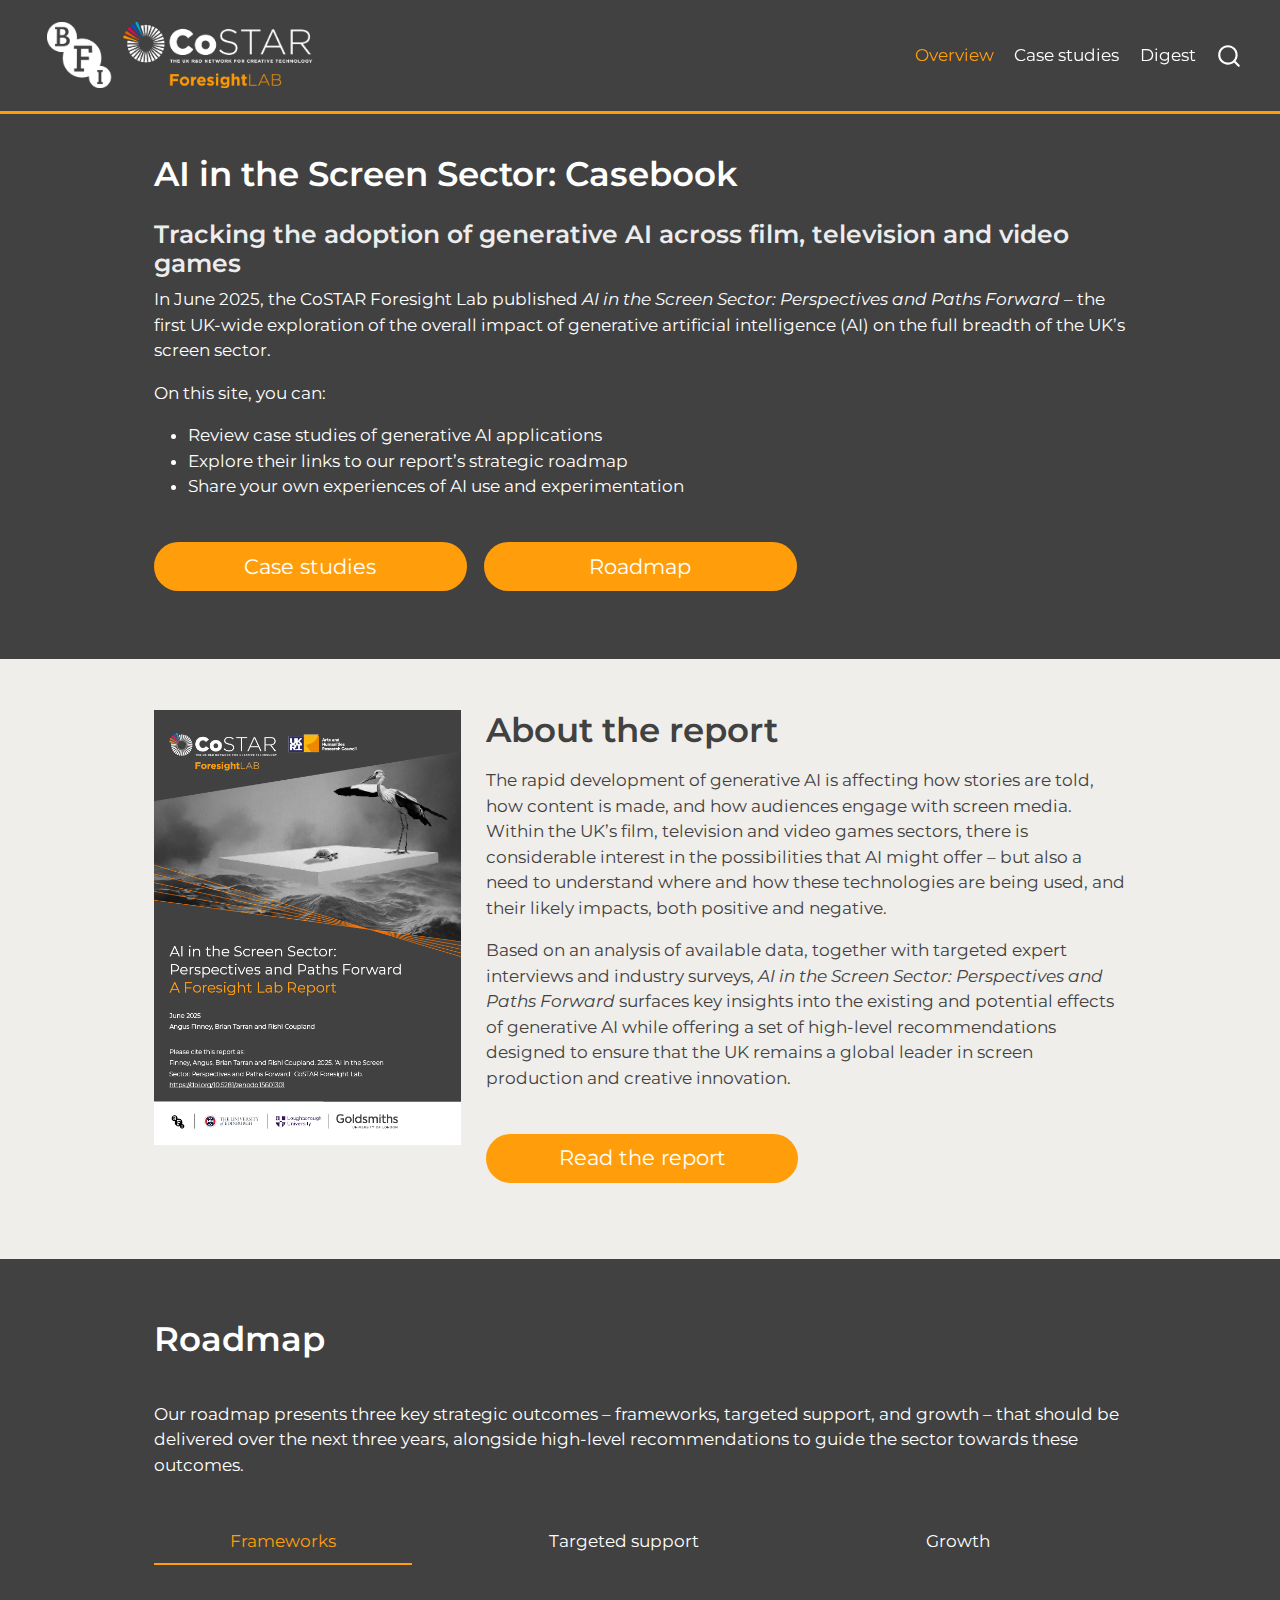
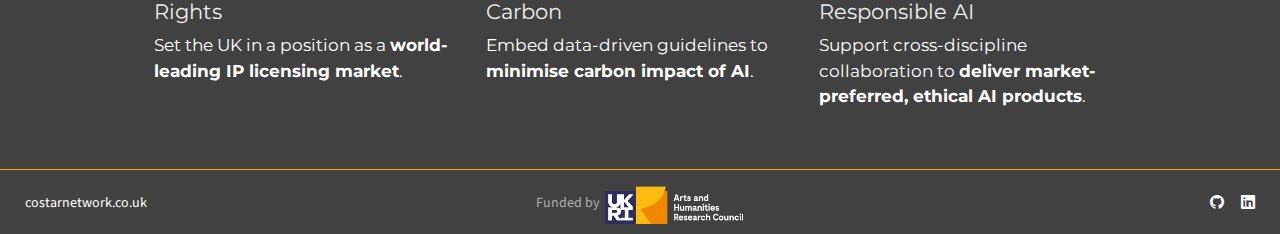
<file: index.html>
<!DOCTYPE html>
<html xmlns="http://www.w3.org/1999/xhtml" lang="en" xml:lang="en"><head>

<meta charset="utf-8">
<meta name="generator" content="quarto-1.9.36">

<meta name="viewport" content="width=device-width, initial-scale=1.0, user-scalable=yes">


<title>AI in the Screen Sector: Casebook</title>
<style>
/* Default styles provided by pandoc.
** See https://pandoc.org/MANUAL.html#variables-for-html for config info.
*/
code{white-space: pre-wrap;}
span.smallcaps{font-variant: small-caps;}
div.columns{display: flex; gap: min(4vw, 1.5em);}
div.column{flex: auto; overflow-x: auto;}
div.hanging-indent{margin-left: 1.5em; text-indent: -1.5em;}
ul.task-list{list-style: none;}
ul.task-list li input[type="checkbox"] {
  width: 0.8em;
  margin: 0 0.8em 0.2em -1em; /* quarto-specific, see https://github.com/quarto-dev/quarto-cli/issues/4556 */ 
  vertical-align: middle;
}
</style>


<script src="site_libs/quarto-nav/quarto-nav.js"></script>
<script src="site_libs/quarto-nav/headroom.min.js"></script>
<script src="site_libs/clipboard/clipboard.min.js"></script>
<script src="site_libs/quarto-search/autocomplete.umd.js"></script>
<script src="site_libs/quarto-search/fuse.min.js"></script>
<script src="site_libs/quarto-search/quarto-search.js"></script>
<meta name="quarto:offset" content="./">
<script src="site_libs/quarto-html/quarto.js" type="module"></script>
<script src="site_libs/quarto-html/tabsets/tabsets.js" type="module"></script>
<script src="site_libs/quarto-html/popper.min.js"></script>
<script src="site_libs/quarto-html/tippy.umd.min.js"></script>
<script src="site_libs/quarto-html/anchor.min.js"></script>
<link href="site_libs/quarto-html/tippy.css" rel="stylesheet">
<link href="site_libs/quarto-html/quarto-syntax-highlighting-845c23b38eaddc0f92fda52bfe77a8c8.css" rel="stylesheet" id="quarto-text-highlighting-styles">
<script src="site_libs/bootstrap/bootstrap.min.js"></script>
<link href="site_libs/bootstrap/bootstrap-icons.css" rel="stylesheet">
<link href="site_libs/bootstrap/bootstrap-a7a144fff41d8dd5fd94b558b96102a7.min.css" rel="stylesheet" append-hash="true" id="quarto-bootstrap" data-mode="light">
<script id="quarto-search-options" type="application/json">{
  "location": "navbar",
  "copy-button": false,
  "collapse-after": 3,
  "panel-placement": "end",
  "type": "overlay",
  "limit": 50,
  "keyboard-shortcut": [
    "f",
    "/",
    "s"
  ],
  "show-item-context": false,
  "language": {
    "search-no-results-text": "No results",
    "search-matching-documents-text": "matching documents",
    "search-copy-link-title": "Copy link to search",
    "search-hide-matches-text": "Hide additional matches",
    "search-more-match-text": "more match in this document",
    "search-more-matches-text": "more matches in this document",
    "search-clear-button-title": "Clear",
    "search-text-placeholder": "",
    "search-detached-cancel-button-title": "Cancel",
    "search-submit-button-title": "Submit",
    "search-label": "Search"
  }
}</script>


<link rel="stylesheet" href="styles.css">
</head>

<body class="nav-fixed fullcontent quarto-light">

<div id="quarto-search-results"></div>
  <header id="quarto-header" class="headroom fixed-top">
    <nav class="navbar navbar-expand-lg " data-bs-theme="dark">
      <div class="navbar-container container-fluid">
      <div class="navbar-brand-container mx-auto">
    <a href="./index.html" class="navbar-brand navbar-brand-logo">
    <img src="./images/header-logos.png" alt="" class="navbar-logo light-content">
    <img src="./images/header-logos.png" alt="" class="navbar-logo dark-content">
    </a>
  </div>
            <div id="quarto-search" class="" title="Search"></div>
          <button class="navbar-toggler" type="button" data-bs-toggle="collapse" data-bs-target="#navbarCollapse" aria-controls="navbarCollapse" role="menu" aria-expanded="false" aria-label="Toggle navigation" onclick="if (window.quartoToggleHeadroom) { window.quartoToggleHeadroom(); }">
  <span class="navbar-toggler-icon"></span>
</button>
          <div class="collapse navbar-collapse" id="navbarCollapse">
            <ul class="navbar-nav navbar-nav-scroll ms-auto">
  <li class="nav-item">
    <a class="nav-link active" href="./index.html" aria-current="page"> 
<span class="menu-text">Overview</span></a>
  </li>  
  <li class="nav-item">
    <a class="nav-link" href="./case-studies/index.html"> 
<span class="menu-text">Case studies</span></a>
  </li>  
  <li class="nav-item">
    <a class="nav-link" href="https://www.costarnetwork.co.uk/resources/ai-in-the-screen-sector-quarterly-digest-october-to-december-2025"> 
<span class="menu-text">Digest</span></a>
  </li>  
</ul>
          </div> <!-- /navcollapse -->
            <div class="quarto-navbar-tools">
</div>
      </div> <!-- /container-fluid -->
    </nav>
</header>
<!-- content -->
<div id="quarto-content" class="quarto-container page-layout-custom page-navbar">
<!-- sidebar -->
<!-- margin-sidebar -->
<!-- main -->




<div class="banner dark-background">
<div class="content-block py-4 px-4">
<section id="ai-in-the-screen-sector-casebook" class="intro-text">
<h1>AI in the Screen Sector: Casebook</h1>
<h3 id="tracking-the-adoption-of-generative-ai-across-film-television-and-video-games">Tracking the adoption of generative AI across film, television and video games</h3>
<p>In June 2025, the CoSTAR Foresight Lab published <em>AI in the Screen Sector: Perspectives and Paths Forward</em> – the first UK-wide exploration of the overall impact of generative artificial intelligence (AI) on the full breadth of the UK’s screen sector.</p>
<p>On this site, you can:</p>
<ul>
<li>Review case studies of generative AI applications</li>
<li>Explore their links to our report’s strategic roadmap</li>
<li>Share your own experiences of AI use and experimentation</li>
</ul>
<div class="grid gap-3 pb-3 pt-4">
<div class="g-col-12 g-col-sm-4">
<p><a href="./case-studies/index.html" class="btn-action btn btn-lg w-100" role="button">Case studies</a></p>
</div>
<div class="g-col-12 g-col-sm-4 mb-2">
<p><a href="#roadmap" class="btn-action btn btn-lg w-100" role="button">Roadmap</a></p>
</div>
</div>
</section>
</div>
</div>
<div class="banner light-background">
<div class="content-block py-4 px-4">
<div class="grid gap-6 pb-3 pt-4">
<div class="g-col-12 g-col-md-4">
<p><a href="https://a.storyblok.com/f/313404/x/ac4c0235f7/ai-in-the-screen-sector.pdf" data-fig-alt="Cover image of the CoSTAR Foresight Lab report, AI in the Screen Sector: Perspectives and Paths Forward"><img src="images/cover.png" class="img-fluid"></a></p>
</div>
<div class="g-col-12 g-col-md-8">
<section id="about-the-report" class="report-text">
<h1>About the report</h1>
<p>The rapid development of generative AI is affecting how stories are told, how content is made, and how audiences engage with screen media. Within the UK’s film, television and video games sectors, there is considerable interest in the possibilities that AI might offer – but also a need to understand where and how these technologies are being used, and their likely impacts, both positive and negative.</p>
<p>Based on an analysis of available data, together with targeted expert interviews and industry surveys, <em>AI in the Screen Sector: Perspectives and Paths Forward</em> surfaces key insights into the existing and potential effects of generative AI while offering a set of high-level recommendations designed to ensure that the UK remains a global leader in screen production and creative innovation.</p>
<div class="grid gap-3 pb-3 pt-4">
<div class="g-col-12 g-col-sm-6">
<p><a href="https://a.storyblok.com/f/313404/x/ac4c0235f7/ai-in-the-screen-sector.pdf" class="btn-action btn btn-lg w-100" role="button">Read the report</a></p>
</div>
</div>
</section>
</div>
</div>
</div>
</div>
<div class="tab-banner dark-background">
<div class="content-block py-4 px-4">
<div class="intro-text">
<div class="grid gap-6">
<section id="roadmap" class="g-col-12">
<h1>Roadmap</h1>
</section>
<div class="g-col-12">
<p>Our roadmap presents three key strategic outcomes – frameworks, targeted support, and growth – that should be delivered over the next three years, alongside high-level recommendations to guide the sector towards these outcomes.</p>
</div>
<div class="g-col-12">
<ul class="nav nav-pills d-flex flex-row w-100 stack-xs" id="roadmap-tab" role="tablist">
<li class="nav-item flex-fill text-center" role="presentation">
<button class="nav-link active" id="frameworks-tab" data-bs-toggle="tab" data-bs-target="#frameworks" type="button" role="tab" aria-controls="frameworks" aria-selected="true">
Frameworks
</button>
</li>
<li class="nav-item flex-fill text-center" role="presentation">
<button class="nav-link" id="support-tab" data-bs-toggle="tab" data-bs-target="#support" type="button" role="tab" aria-controls="support" aria-selected="false">
Targeted support
</button>
</li>
<li class="nav-item flex-fill text-center" role="presentation">
<button class="nav-link" id="growth-tab" data-bs-toggle="tab" data-bs-target="#growth" type="button" role="tab" aria-controls="growth" aria-selected="false">
Growth
</button>
</li>
</ul>
</div>
</div>
<div id="roadmap-tabcontent" class="tab-content mt-2">
<div id="frameworks" class="tab-pane fade show active" role="tabpanel" aria-labelledby="frameworks-tab">
<div class="grid gap-6">
<section id="rights" class="g-col-12 g-col-lg-4">
<h4>Rights</h4>
<p>Set the UK in a position as a <strong>world-leading IP licensing market</strong>.</p>
</section>
<section id="carbon" class="g-col-12 g-col-lg-4">
<h4>Carbon</h4>
<p>Embed data-driven guidelines to <strong>minimise carbon impact of AI</strong>.</p>
</section>
<section id="responsible-ai" class="g-col-12 g-col-lg-4">
<h4>Responsible AI</h4>
<p>Support cross-discipline collaboration to <strong>deliver market-preferred, ethical AI products</strong>.</p>
</section>
</div>
</div>
<div id="support" class="tab-pane fade" role="tabpanel" aria-labelledby="support-tab">
<div class="grid gap-6">
<section id="insight" class="g-col-12 g-col-lg-4">
<h4>Insight</h4>
<p>Enable UK Creative Industries strategies through <strong>world-class intelligence</strong>.</p>
</section>
<section id="skills" class="g-col-12 g-col-lg-4">
<h4>Skills</h4>
<p>Develop the sector to <strong>build skills complementary to AI</strong>.</p>
</section>
<section id="public-transparency" class="g-col-12 g-col-lg-4">
<h4>Public transparency</h4>
<p>Drive increased <strong>public understanding of AI use in screen content</strong>.</p>
</section>
</div>
</div>
<div id="growth" class="tab-pane fade" role="tabpanel" aria-labelledby="growth-tab">
<div class="grid gap-6">
<section id="sector-adaptation" class="g-col-12 g-col-lg-4">
<h4>Sector adaptation</h4>
<p>Boost the UK’s strong digital content production sector to <strong>adapt and grow</strong>.</p>
</section>
<section id="investment" class="g-col-12 g-col-lg-4">
<h4>Investment</h4>
<p>Unlock investment to <strong>propel the UK’s high-potential creative technology sector</strong>.</p>
</section>
<section id="independent-creation" class="g-col-12 g-col-lg-4">
<h4>Independent creation</h4>
<p>Empower UK creatives to <strong>develop AI-supported independent creativity</strong>.</p>
</section>
</div>
</div>
</div>
</div>
</div>
</div>




<script id="quarto-html-after-body" type="application/javascript">
  window.document.addEventListener("DOMContentLoaded", function (event) {
    const icon = "";
    const anchorJS = new window.AnchorJS();
    anchorJS.options = {
      placement: 'right',
      icon: icon
    };
    anchorJS.add('.anchored');
    const isCodeAnnotation = (el) => {
      for (const clz of el.classList) {
        if (clz.startsWith('code-annotation-')) {                     
          return true;
        }
      }
      return false;
    }
    const onCopySuccess = function(e) {
      // button target
      const button = e.trigger;
      // don't keep focus
      button.blur();
      // flash "checked"
      button.classList.add('code-copy-button-checked');
      var currentTitle = button.getAttribute("title");
      button.setAttribute("title", "Copied!");
      let tooltip;
      if (window.bootstrap) {
        button.setAttribute("data-bs-toggle", "tooltip");
        button.setAttribute("data-bs-placement", "left");
        button.setAttribute("data-bs-title", "Copied!");
        tooltip = new bootstrap.Tooltip(button, 
          { trigger: "manual", 
            customClass: "code-copy-button-tooltip",
            offset: [0, -8]});
        tooltip.show();    
      }
      setTimeout(function() {
        if (tooltip) {
          tooltip.hide();
          button.removeAttribute("data-bs-title");
          button.removeAttribute("data-bs-toggle");
          button.removeAttribute("data-bs-placement");
        }
        button.setAttribute("title", currentTitle);
        button.classList.remove('code-copy-button-checked');
      }, 1000);
      // clear code selection
      e.clearSelection();
    }
    const getTextToCopy = function(trigger) {
      const outerScaffold = trigger.parentElement.cloneNode(true);
      const codeEl = outerScaffold.querySelector('code');
      for (const childEl of codeEl.children) {
        if (isCodeAnnotation(childEl)) {
          childEl.remove();
        }
      }
      return codeEl.innerText;
    }
    const clipboard = new window.ClipboardJS('.code-copy-button:not([data-in-quarto-modal])', {
      text: getTextToCopy
    });
    clipboard.on('success', onCopySuccess);
    if (window.document.getElementById('quarto-embedded-source-code-modal')) {
      const clipboardModal = new window.ClipboardJS('.code-copy-button[data-in-quarto-modal]', {
        text: getTextToCopy,
        container: window.document.getElementById('quarto-embedded-source-code-modal')
      });
      clipboardModal.on('success', onCopySuccess);
    }
      var localhostRegex = new RegExp(/^(?:http|https):\/\/localhost\:?[0-9]*\//);
      var mailtoRegex = new RegExp(/^mailto:/);
        var filterRegex = new RegExp('/' + window.location.host + '/');
      var isInternal = (href) => {
          return filterRegex.test(href) || localhostRegex.test(href) || mailtoRegex.test(href);
      }
      // Inspect non-navigation links and adorn them if external
     var links = window.document.querySelectorAll('a[href]:not(.nav-link):not(.navbar-brand):not(.toc-action):not(.sidebar-link):not(.sidebar-item-toggle):not(.pagination-link):not(.no-external):not([aria-hidden]):not(.dropdown-item):not(.quarto-navigation-tool):not(.about-link)');
      for (var i=0; i<links.length; i++) {
        const link = links[i];
        if (!isInternal(link.href)) {
          // undo the damage that might have been done by quarto-nav.js in the case of
          // links that we want to consider external
          if (link.dataset.originalHref !== undefined) {
            link.href = link.dataset.originalHref;
          }
        }
      }
    function tippyHover(el, contentFn, onTriggerFn, onUntriggerFn) {
      const config = {
        allowHTML: true,
        maxWidth: 500,
        delay: 100,
        arrow: false,
        appendTo: function(el) {
            return el.parentElement;
        },
        interactive: true,
        interactiveBorder: 10,
        theme: 'quarto',
        placement: 'bottom-start',
      };
      if (contentFn) {
        config.content = contentFn;
      }
      if (onTriggerFn) {
        config.onTrigger = onTriggerFn;
      }
      if (onUntriggerFn) {
        config.onUntrigger = onUntriggerFn;
      }
      window.tippy(el, config); 
    }
    const noterefs = window.document.querySelectorAll('a[role="doc-noteref"]');
    for (var i=0; i<noterefs.length; i++) {
      const ref = noterefs[i];
      tippyHover(ref, function() {
        // use id or data attribute instead here
        let href = ref.getAttribute('data-footnote-href') || ref.getAttribute('href');
        try { href = new URL(href).hash; } catch {}
        const id = href.replace(/^#\/?/, "");
        const note = window.document.getElementById(id);
        if (note) {
          return note.innerHTML;
        } else {
          return "";
        }
      });
    }
    const xrefs = window.document.querySelectorAll('a.quarto-xref');
    const processXRef = (id, note) => {
      // Strip column container classes
      const stripColumnClz = (el) => {
        el.classList.remove("page-full", "page-columns");
        if (el.children) {
          for (const child of el.children) {
            stripColumnClz(child);
          }
        }
      }
      stripColumnClz(note)
      if (id === null || id.startsWith('sec-')) {
        // Special case sections, only their first couple elements
        const container = document.createElement("div");
        if (note.children && note.children.length > 2) {
          container.appendChild(note.children[0].cloneNode(true));
          for (let i = 1; i < note.children.length; i++) {
            const child = note.children[i];
            if (child.tagName === "P" && child.innerText === "") {
              continue;
            } else {
              container.appendChild(child.cloneNode(true));
              break;
            }
          }
          if (window.Quarto?.typesetMath) {
            window.Quarto.typesetMath(container);
          }
          return container.innerHTML
        } else {
          if (window.Quarto?.typesetMath) {
            window.Quarto.typesetMath(note);
          }
          return note.innerHTML;
        }
      } else {
        // Remove any anchor links if they are present
        const anchorLink = note.querySelector('a.anchorjs-link');
        if (anchorLink) {
          anchorLink.remove();
        }
        if (window.Quarto?.typesetMath) {
          window.Quarto.typesetMath(note);
        }
        if (note.classList.contains("callout")) {
          return note.outerHTML;
        } else {
          return note.innerHTML;
        }
      }
    }
    for (var i=0; i<xrefs.length; i++) {
      const xref = xrefs[i];
      tippyHover(xref, undefined, function(instance) {
        instance.disable();
        let url = xref.getAttribute('href');
        let hash = undefined; 
        if (url.startsWith('#')) {
          hash = url;
        } else {
          try { hash = new URL(url).hash; } catch {}
        }
        if (hash) {
          const id = hash.replace(/^#\/?/, "");
          const note = window.document.getElementById(id);
          if (note !== null) {
            try {
              const html = processXRef(id, note.cloneNode(true));
              instance.setContent(html);
            } finally {
              instance.enable();
              instance.show();
            }
          } else {
            // See if we can fetch this
            fetch(url.split('#')[0])
            .then(res => res.text())
            .then(html => {
              const parser = new DOMParser();
              const htmlDoc = parser.parseFromString(html, "text/html");
              const note = htmlDoc.getElementById(id);
              if (note !== null) {
                const html = processXRef(id, note);
                instance.setContent(html);
              } 
            }).finally(() => {
              instance.enable();
              instance.show();
            });
          }
        } else {
          // See if we can fetch a full url (with no hash to target)
          // This is a special case and we should probably do some content thinning / targeting
          fetch(url)
          .then(res => res.text())
          .then(html => {
            const parser = new DOMParser();
            const htmlDoc = parser.parseFromString(html, "text/html");
            const note = htmlDoc.querySelector('main.content');
            if (note !== null) {
              // This should only happen for chapter cross references
              // (since there is no id in the URL)
              // remove the first header
              if (note.children.length > 0 && note.children[0].tagName === "HEADER") {
                note.children[0].remove();
              }
              const html = processXRef(null, note);
              instance.setContent(html);
            } 
          }).finally(() => {
            instance.enable();
            instance.show();
          });
        }
      }, function(instance) {
      });
    }
        let selectedAnnoteEl;
        const selectorForAnnotation = ( cell, annotation) => {
          let cellAttr = 'data-code-cell="' + cell + '"';
          let lineAttr = 'data-code-annotation="' +  annotation + '"';
          const selector = 'span[' + cellAttr + '][' + lineAttr + ']';
          return selector;
        }
        const selectCodeLines = (annoteEl) => {
          const doc = window.document;
          const targetCell = annoteEl.getAttribute("data-target-cell");
          const targetAnnotation = annoteEl.getAttribute("data-target-annotation");
          const annoteSpan = window.document.querySelector(selectorForAnnotation(targetCell, targetAnnotation));
          const lines = annoteSpan.getAttribute("data-code-lines").split(",");
          const lineIds = lines.map((line) => {
            return targetCell + "-" + line;
          })
          let top = null;
          let height = null;
          let parent = null;
          if (lineIds.length > 0) {
              //compute the position of the single el (top and bottom and make a div)
              const el = window.document.getElementById(lineIds[0]);
              top = el.offsetTop;
              height = el.offsetHeight;
              parent = el.parentElement.parentElement;
            if (lineIds.length > 1) {
              const lastEl = window.document.getElementById(lineIds[lineIds.length - 1]);
              const bottom = lastEl.offsetTop + lastEl.offsetHeight;
              height = bottom - top;
            }
            if (top !== null && height !== null && parent !== null) {
              // cook up a div (if necessary) and position it 
              let div = window.document.getElementById("code-annotation-line-highlight");
              if (div === null) {
                div = window.document.createElement("div");
                div.setAttribute("id", "code-annotation-line-highlight");
                div.style.position = 'absolute';
                parent.appendChild(div);
              }
              div.style.top = top - 2 + "px";
              div.style.height = height + 4 + "px";
              div.style.left = 0;
              let gutterDiv = window.document.getElementById("code-annotation-line-highlight-gutter");
              if (gutterDiv === null) {
                gutterDiv = window.document.createElement("div");
                gutterDiv.setAttribute("id", "code-annotation-line-highlight-gutter");
                gutterDiv.style.position = 'absolute';
                const codeCell = window.document.getElementById(targetCell);
                const gutter = codeCell.querySelector('.code-annotation-gutter');
                gutter.appendChild(gutterDiv);
              }
              gutterDiv.style.top = top - 2 + "px";
              gutterDiv.style.height = height + 4 + "px";
            }
            selectedAnnoteEl = annoteEl;
          }
        };
        const unselectCodeLines = () => {
          const elementsIds = ["code-annotation-line-highlight", "code-annotation-line-highlight-gutter"];
          elementsIds.forEach((elId) => {
            const div = window.document.getElementById(elId);
            if (div) {
              div.remove();
            }
          });
          selectedAnnoteEl = undefined;
        };
          // Handle positioning of the toggle
      window.addEventListener(
        "resize",
        throttle(() => {
          elRect = undefined;
          if (selectedAnnoteEl) {
            selectCodeLines(selectedAnnoteEl);
          }
        }, 10)
      );
      function throttle(fn, ms) {
      let throttle = false;
      let timer;
        return (...args) => {
          if(!throttle) { // first call gets through
              fn.apply(this, args);
              throttle = true;
          } else { // all the others get throttled
              if(timer) clearTimeout(timer); // cancel #2
              timer = setTimeout(() => {
                fn.apply(this, args);
                timer = throttle = false;
              }, ms);
          }
        };
      }
        // Attach click handler to the DT
        const annoteDls = window.document.querySelectorAll('dt[data-target-cell]');
        for (const annoteDlNode of annoteDls) {
          annoteDlNode.addEventListener('click', (event) => {
            const clickedEl = event.target;
            if (clickedEl !== selectedAnnoteEl) {
              unselectCodeLines();
              const activeEl = window.document.querySelector('dt[data-target-cell].code-annotation-active');
              if (activeEl) {
                activeEl.classList.remove('code-annotation-active');
              }
              selectCodeLines(clickedEl);
              clickedEl.classList.add('code-annotation-active');
            } else {
              // Unselect the line
              unselectCodeLines();
              clickedEl.classList.remove('code-annotation-active');
            }
          });
        }
    const findCites = (el) => {
      const parentEl = el.parentElement;
      if (parentEl) {
        const cites = parentEl.dataset.cites;
        if (cites) {
          return {
            el,
            cites: cites.split(' ')
          };
        } else {
          return findCites(el.parentElement)
        }
      } else {
        return undefined;
      }
    };
    var bibliorefs = window.document.querySelectorAll('a[role="doc-biblioref"]');
    for (var i=0; i<bibliorefs.length; i++) {
      const ref = bibliorefs[i];
      const citeInfo = findCites(ref);
      if (citeInfo) {
        tippyHover(citeInfo.el, function() {
          var popup = window.document.createElement('div');
          citeInfo.cites.forEach(function(cite) {
            var citeDiv = window.document.createElement('div');
            citeDiv.classList.add('hanging-indent');
            citeDiv.classList.add('csl-entry');
            var biblioDiv = window.document.getElementById('ref-' + cite);
            if (biblioDiv) {
              citeDiv.innerHTML = biblioDiv.innerHTML;
            }
            popup.appendChild(citeDiv);
          });
          return popup.innerHTML;
        });
      }
    }
  });
  </script>
</div> <!-- /content -->
<footer class="footer">
  <div class="nav-footer">
    <div class="nav-footer-left">
      <ul class="footer-items list-unstyled">
    <li class="nav-item">
    <a class="nav-link" href="https://www.costarnetwork.co.uk/labs/foresightlab">
<p>costarnetwork.co.uk</p>
</a>
  </li>  
</ul>
    </div>   
    <div class="nav-footer-center">
<p>Funded by <a href="https://www.ukri.org/councils/ahrc/remit-programmes-and-priorities/convergent-screen-technologies-and-performance-in-realtime-costar/"><img src="./images/ahrc-logo.png" class="img-fluid"></a></p>
</div>
    <div class="nav-footer-right">
      <ul class="footer-items list-unstyled">
    <li class="nav-item compact">
    <a class="nav-link" href="https://github.com/brtarran/ai-case-studies">
      <i class="bi bi-github" role="img" aria-label="GitHub">
</i> 
    </a>
  </li>  
    <li class="nav-item compact">
    <a class="nav-link" href="https://www.linkedin.com/showcase/costar-foresight-lab">
      <i class="bi bi-linkedin" role="img" aria-label="LinkedIn">
</i> 
    </a>
  </li>  
</ul>
    </div>
  </div>
</footer>




</body></html>
</file>
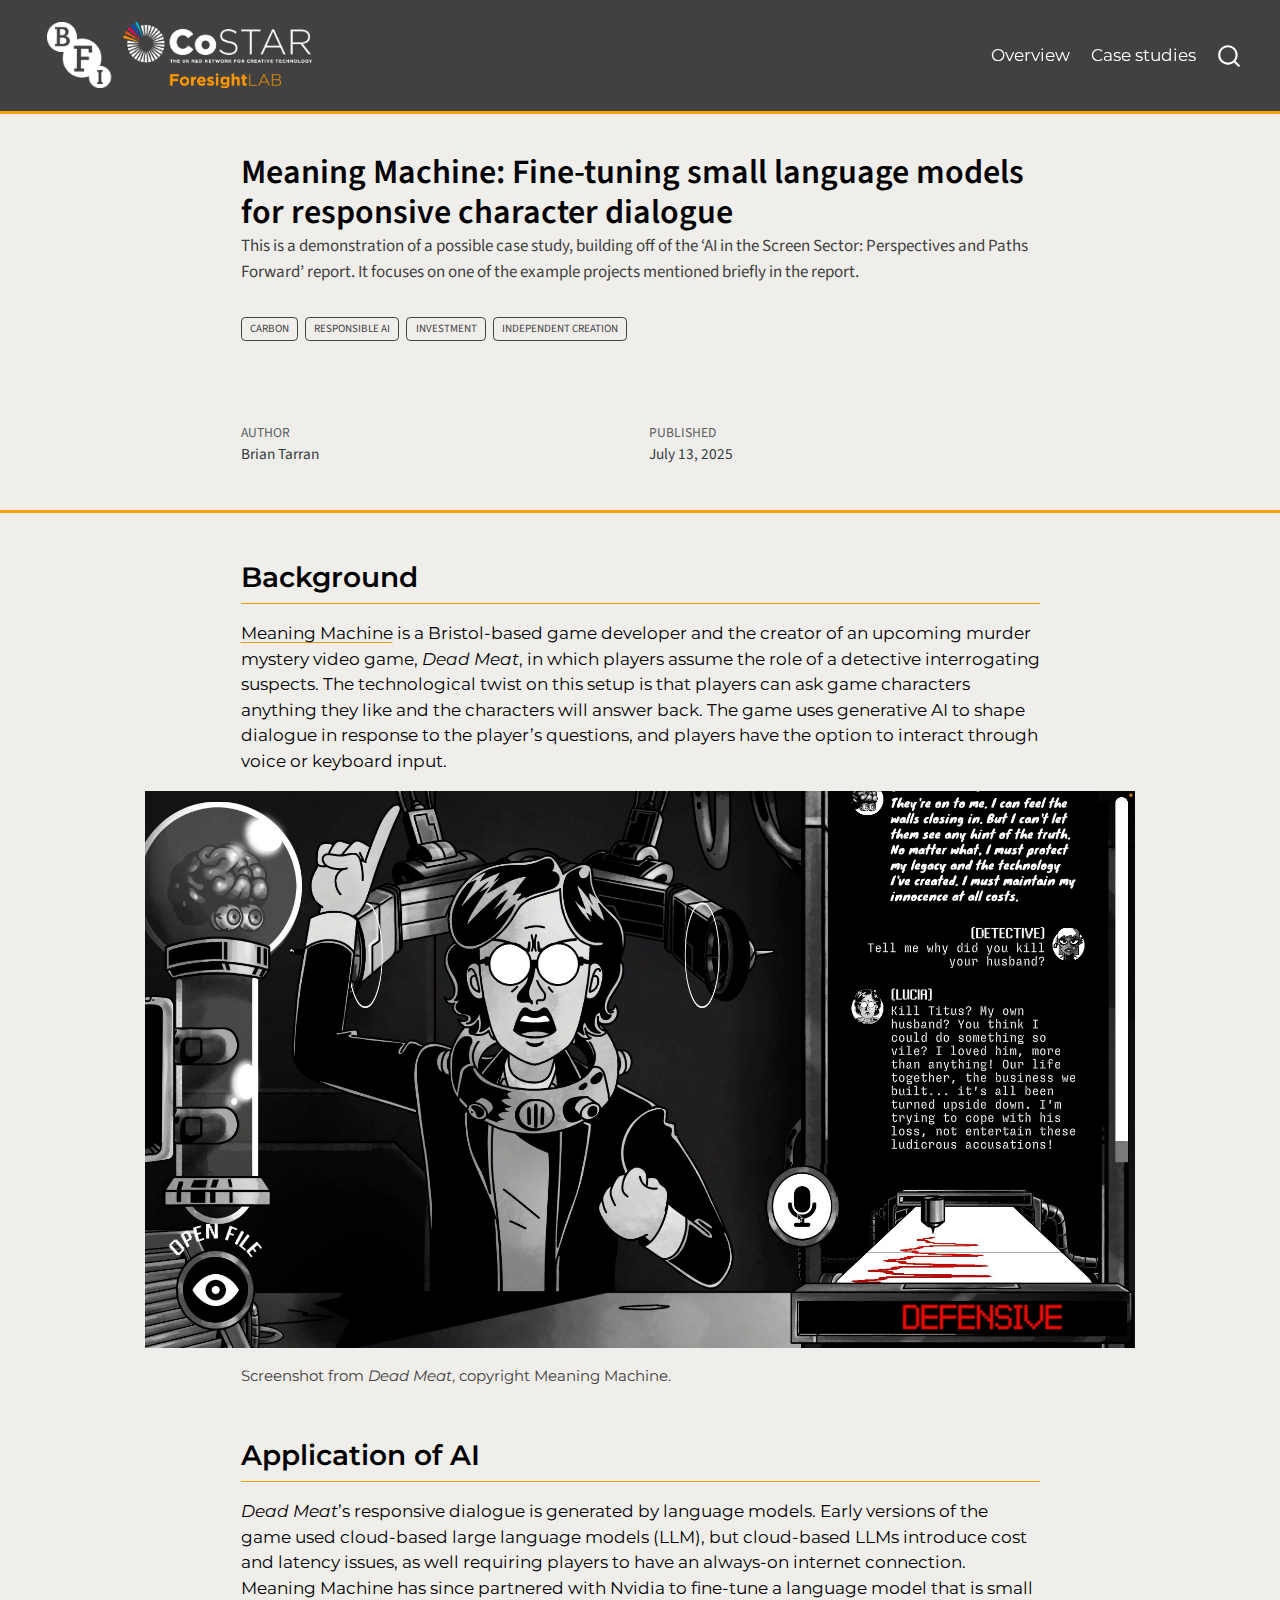
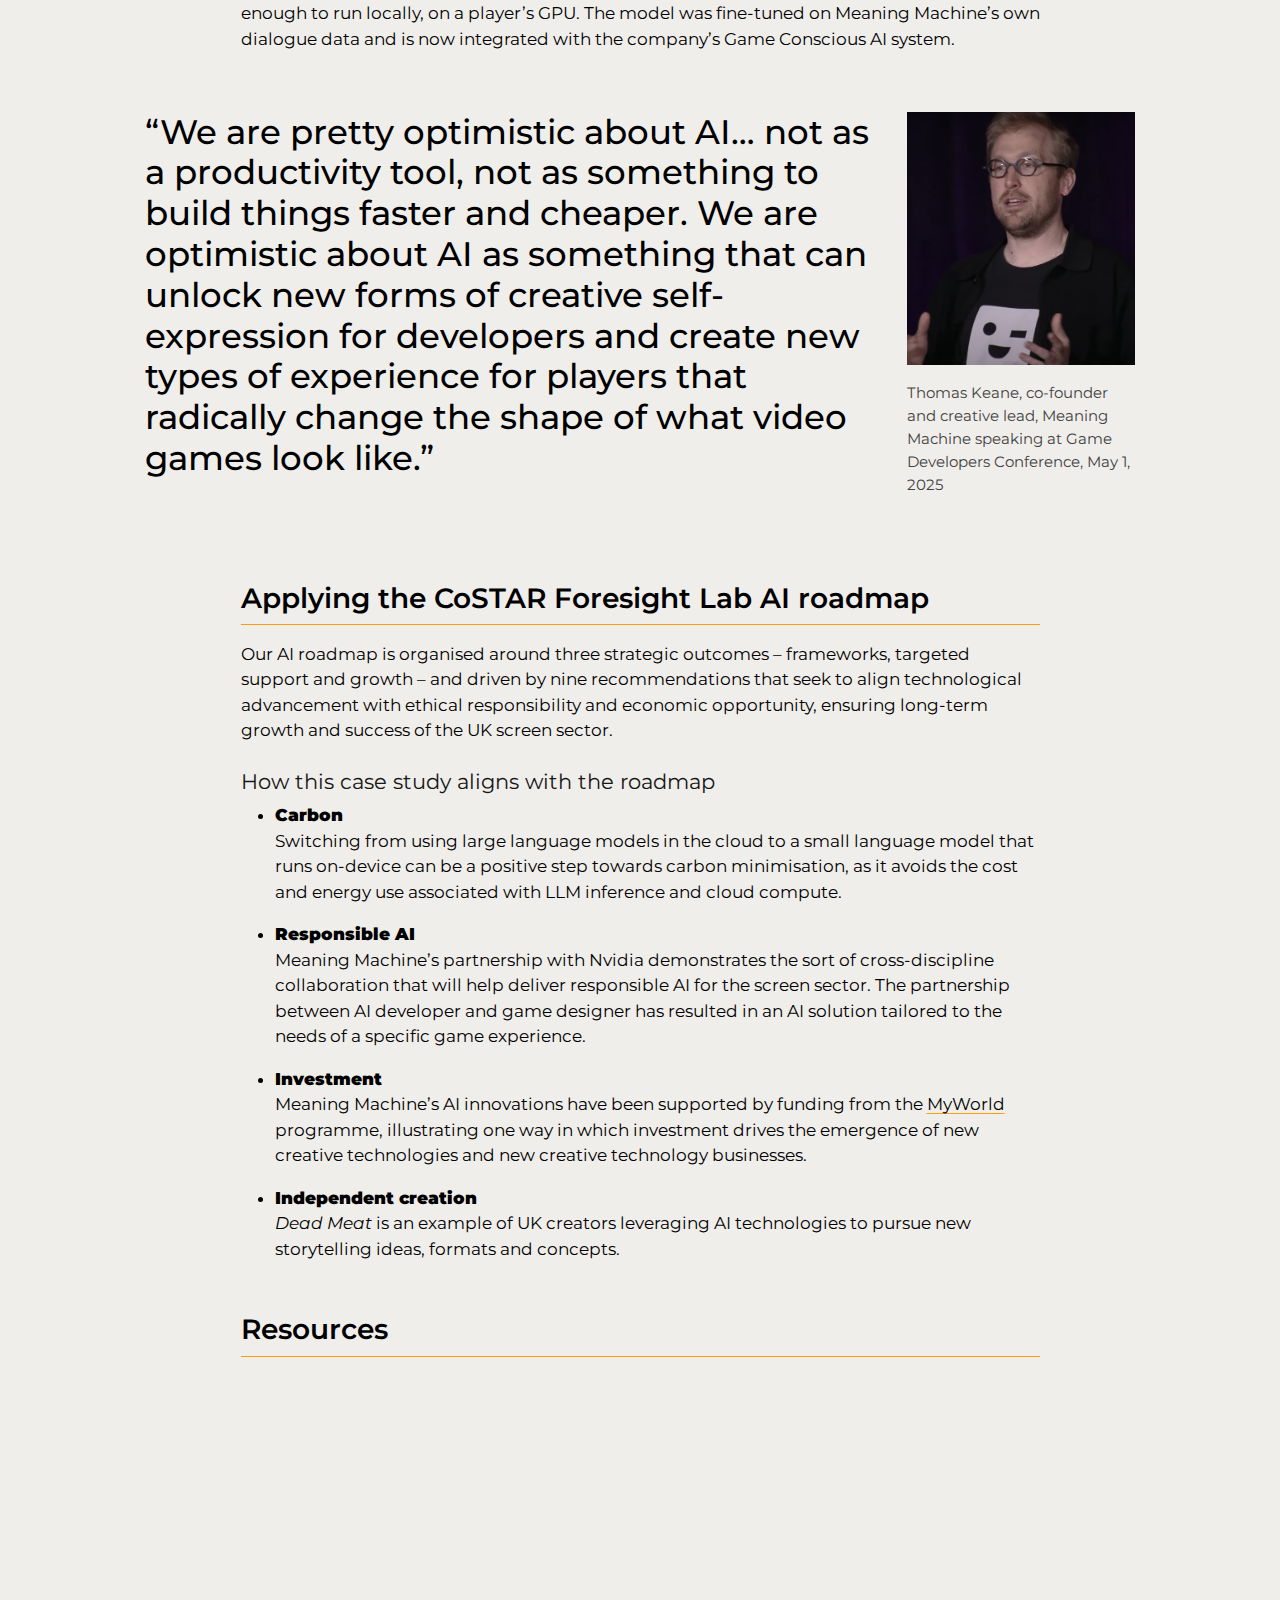
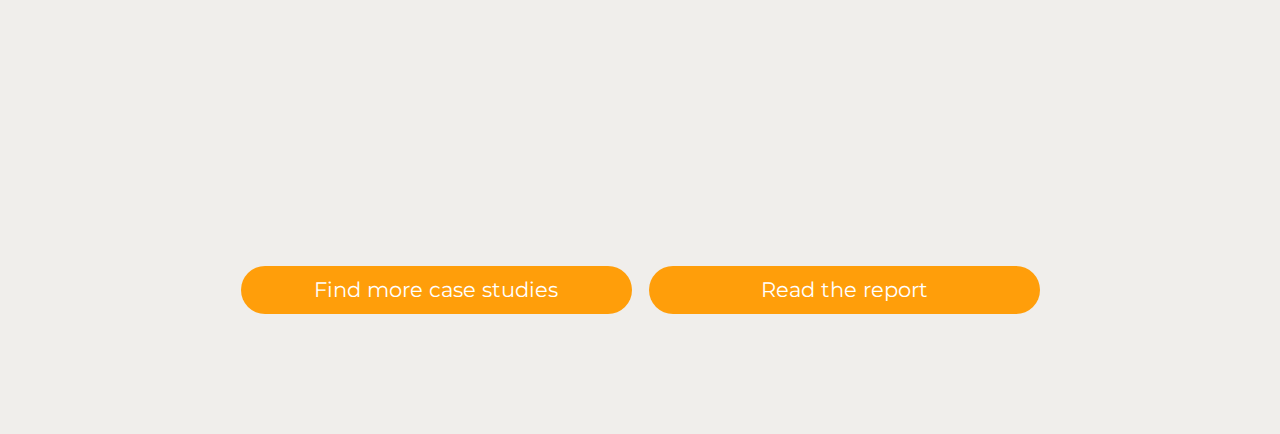
<file: case-studies/posts/2025-07-13-dead-meat/index.html>
<!DOCTYPE html>
<html xmlns="http://www.w3.org/1999/xhtml" lang="en" xml:lang="en"><head>

<meta charset="utf-8">
<meta name="generator" content="quarto-1.4.549">

<meta name="viewport" content="width=device-width, initial-scale=1.0, user-scalable=yes">

<meta name="author" content="Brian Tarran">
<meta name="dcterms.date" content="2025-07-13">
<meta name="description" content="This is a demonstration of a possible case study, building off of the ‘AI in the Screen Sector: Perspectives and Paths Forward’ report. It focuses on one of the example projects mentioned briefly in the report.">

<title>AI in the Screen Sector: Case Studies - Meaning Machine: Fine-tuning small language models for responsive character dialogue</title>
<style>
code{white-space: pre-wrap;}
span.smallcaps{font-variant: small-caps;}
div.columns{display: flex; gap: min(4vw, 1.5em);}
div.column{flex: auto; overflow-x: auto;}
div.hanging-indent{margin-left: 1.5em; text-indent: -1.5em;}
ul.task-list{list-style: none;}
ul.task-list li input[type="checkbox"] {
  width: 0.8em;
  margin: 0 0.8em 0.2em -1em; /* quarto-specific, see https://github.com/quarto-dev/quarto-cli/issues/4556 */ 
  vertical-align: middle;
}
</style>


<script src="../../../site_libs/quarto-nav/quarto-nav.js"></script>
<script src="../../../site_libs/quarto-nav/headroom.min.js"></script>
<script src="../../../site_libs/clipboard/clipboard.min.js"></script>
<script src="../../../site_libs/quarto-search/autocomplete.umd.js"></script>
<script src="../../../site_libs/quarto-search/fuse.min.js"></script>
<script src="../../../site_libs/quarto-search/quarto-search.js"></script>
<meta name="quarto:offset" content="../../../">
<script src="../../../site_libs/quarto-html/quarto.js"></script>
<script src="../../../site_libs/quarto-html/popper.min.js"></script>
<script src="../../../site_libs/quarto-html/tippy.umd.min.js"></script>
<script src="../../../site_libs/quarto-html/anchor.min.js"></script>
<link href="../../../site_libs/quarto-html/tippy.css" rel="stylesheet">
<link href="../../../site_libs/quarto-html/quarto-syntax-highlighting.css" rel="stylesheet" id="quarto-text-highlighting-styles">
<script src="../../../site_libs/bootstrap/bootstrap.min.js"></script>
<link href="../../../site_libs/bootstrap/bootstrap-icons.css" rel="stylesheet">
<link href="../../../site_libs/bootstrap/bootstrap.min.css" rel="stylesheet" id="quarto-bootstrap" data-mode="light">
<script id="quarto-search-options" type="application/json">{
  "location": "navbar",
  "copy-button": false,
  "collapse-after": 3,
  "panel-placement": "end",
  "type": "overlay",
  "limit": 50,
  "keyboard-shortcut": [
    "f",
    "/",
    "s"
  ],
  "show-item-context": false,
  "language": {
    "search-no-results-text": "No results",
    "search-matching-documents-text": "matching documents",
    "search-copy-link-title": "Copy link to search",
    "search-hide-matches-text": "Hide additional matches",
    "search-more-match-text": "more match in this document",
    "search-more-matches-text": "more matches in this document",
    "search-clear-button-title": "Clear",
    "search-text-placeholder": "",
    "search-detached-cancel-button-title": "Cancel",
    "search-submit-button-title": "Submit",
    "search-label": "Search"
  }
}</script>


<link rel="stylesheet" href="../../../styles.css">
</head>

<body class="nav-fixed fullcontent">

<div id="quarto-search-results"></div>
  <header id="quarto-header" class="headroom fixed-top quarto-banner">
    <nav class="navbar navbar-expand-lg " data-bs-theme="dark">
      <div class="navbar-container container-fluid">
      <div class="navbar-brand-container mx-auto">
    <a href="../../../index.html" class="navbar-brand navbar-brand-logo">
    <img src="../../../images/header-logos.png" alt="" class="navbar-logo">
    </a>
  </div>
            <div id="quarto-search" class="" title="Search"></div>
          <button class="navbar-toggler" type="button" data-bs-toggle="collapse" data-bs-target="#navbarCollapse" aria-controls="navbarCollapse" aria-expanded="false" aria-label="Toggle navigation" onclick="if (window.quartoToggleHeadroom) { window.quartoToggleHeadroom(); }">
  <span class="navbar-toggler-icon"></span>
</button>
          <div class="collapse navbar-collapse" id="navbarCollapse">
            <ul class="navbar-nav navbar-nav-scroll ms-auto">
  <li class="nav-item">
    <a class="nav-link" href="../../../index.html"> 
<span class="menu-text">Overview</span></a>
  </li>  
  <li class="nav-item">
    <a class="nav-link" href="../../../case-studies/index.html"> 
<span class="menu-text">Case studies</span></a>
  </li>  
</ul>
          </div> <!-- /navcollapse -->
          <div class="quarto-navbar-tools">
</div>
      </div> <!-- /container-fluid -->
    </nav>
</header>
<!-- content -->
<header id="title-block-header" class="quarto-title-block default page-columns page-full">
  <div class="quarto-title-banner page-columns page-full">
    <div class="quarto-title column-body">
      <h1 class="title">Meaning Machine: Fine-tuning small language models for responsive character dialogue</h1>
                  <div>
        <div class="description">
          This is a demonstration of a possible case study, building off of the ‘AI in the Screen Sector: Perspectives and Paths Forward’ report. It focuses on one of the example projects mentioned briefly in the report.
        </div>
      </div>
                          <div class="quarto-categories">
                <div class="quarto-category">Carbon</div>
                <div class="quarto-category">Responsible AI</div>
                <div class="quarto-category">Investment</div>
                <div class="quarto-category">Independent creation</div>
              </div>
                  </div>
  </div>
    
  
  <div class="quarto-title-meta">

      <div>
      <div class="quarto-title-meta-heading">Author</div>
      <div class="quarto-title-meta-contents">
               <p>Brian Tarran </p>
            </div>
    </div>
      
      <div>
      <div class="quarto-title-meta-heading">Published</div>
      <div class="quarto-title-meta-contents">
        <p class="date">July 13, 2025</p>
      </div>
    </div>
    
      
    </div>
    
  
  </header><div id="quarto-content" class="quarto-container page-columns page-rows-contents page-layout-article page-navbar">
<!-- sidebar -->
<!-- margin-sidebar -->
    
<!-- main -->
<main class="content quarto-banner-title-block page-columns page-full" id="quarto-document-content">





<section id="background" class="level2 page-columns page-full">
<h2 class="anchored" data-anchor-id="background">Background</h2>
<p><a href="https://www.meaningmachine.games/">Meaning Machine</a> is a Bristol-based game developer and the creator of an upcoming murder mystery video game, <em>Dead Meat</em>, in which players assume the role of a detective interrogating suspects. The technological twist on this setup is that players can ask game characters anything they like and the characters will answer back. The game uses generative AI to shape dialogue in response to the player’s questions, and players have the option to interact through voice or keyboard input.</p>
<div class="column-page">
<p><img src="images/dead-meat-screenshot.jpg" class="img-fluid" alt="Screenshot from Dead Meat. A mostly black-and-white image, with one of the game's suspect characters angrily waving their finger and balling their fist. On the right of the image, there is a transcript of the suspect's interrogation."></p>
</div>
<div class="figure-caption">
<p>Screenshot from <em>Dead Meat</em>, copyright Meaning Machine.</p>
</div>
</section>
<section id="application-of-ai" class="level2 page-columns page-full">
<h2 class="anchored" data-anchor-id="application-of-ai">Application of AI</h2>
<p><em>Dead Meat</em>’s responsive dialogue is generated by language models. Early versions of the game used cloud-based large language models (LLM), but cloud-based LLMs introduce cost and latency issues, as well requiring players to have an always-on internet connection. Meaning Machine has since partnered with Nvidia to fine-tune a language model that is small enough to run locally, on a player’s GPU. The model was fine-tuned on Meaning Machine’s own dialogue data and is now integrated with the company’s Game Conscious AI system.</p>
<div class="column-page">
<div class="pullquote-container">
<div class="grid gap-6 pb-3 pt-4">
<div class="g-col-12 g-col-sm-9">
<div class="pullquote">
<p>“We are pretty optimistic about AI… not as a productivity tool, not as something to build things faster and cheaper. We are optimistic about AI as something that can unlock new forms of creative self-expression for developers and create new types of experience for players that radically change the shape of what video games look like.”</p>
</div>
</div>
<div class="g-col-12 g-col-sm-3">
<p><img src="images/headshot.PNG" class="img-fluid" alt="Screengrab of Thomas Keane, Meaning Machine co-founder,speaking at Game Developers Conference"></p>
<div class="figure-caption">
<p>Thomas Keane, co-founder and creative lead, Meaning Machine speaking at Game Developers Conference, May 1, 2025</p>
</div>
</div>
</div>
</div>
</div>
</section>
<section id="applying-the-costar-foresight-lab-ai-roadmap" class="level2">
<h2 class="anchored" data-anchor-id="applying-the-costar-foresight-lab-ai-roadmap">Applying the CoSTAR Foresight Lab AI roadmap</h2>
<p>Our AI roadmap is organised around three strategic outcomes – frameworks, targeted support and growth – and driven by nine recommendations that seek to align technological advancement with ethical responsibility and economic opportunity, ensuring long-term growth and success of the UK screen sector.</p>
<section id="how-this-case-study-aligns-with-the-roadmap" class="level4">
<h4 class="anchored" data-anchor-id="how-this-case-study-aligns-with-the-roadmap">How this case study aligns with the roadmap</h4>
<ul>
<li><dl>
<dt><strong>Carbon</strong></dt>
<dd>
Switching from using large language models in the cloud to a small language model that runs on-device can be a positive step towards carbon minimisation, as it avoids the cost and energy use associated with LLM inference and cloud compute.
</dd>
</dl></li>
<li><dl>
<dt><strong>Responsible AI</strong></dt>
<dd>
Meaning Machine’s partnership with Nvidia demonstrates the sort of cross-discipline collaboration that will help deliver responsible AI for the screen sector. The partnership between AI developer and game designer has resulted in an AI solution tailored to the needs of a specific game experience.
</dd>
</dl></li>
<li><dl>
<dt><strong>Investment</strong></dt>
<dd>
Meaning Machine’s AI innovations have been supported by funding from the <a href="https://www.myworld-creates.com/">MyWorld</a> programme, illustrating one way in which investment drives the emergence of new creative technologies and new creative technology businesses.
</dd>
</dl></li>
<li><dl>
<dt><strong>Independent creation</strong></dt>
<dd>
<em>Dead Meat</em> is an example of UK creators leveraging AI technologies to pursue new storytelling ideas, formats and concepts.
</dd>
</dl></li>
</ul>
</section>
</section>
<section id="resources" class="level2">
<h2 class="anchored" data-anchor-id="resources">Resources</h2>
<div class="quarto-video ratio ratio-16x9"><iframe data-external="1" src="https://www.youtube.com/embed/F_Tpfn1LxEA?si=IRVAfPO0gUOt9lR" title="" frameborder="0" allow="accelerometer; autoplay; clipboard-write; encrypted-media; gyroscope; picture-in-picture" allowfullscreen=""></iframe></div>
<div class="grid gap-3 pb-3 pt-4">
<div class="g-col-12 g-col-sm-6">
<p><a href="../../../case-studies/index.html" class="btn-action btn btn-lg w-100" role="button">Find more case studies</a></p>
</div>
<div class="g-col-12 g-col-sm-6 mb-2">
<p><a href="https://a.storyblok.com/f/313404/x/ac4c0235f7/ai-in-the-screen-sector.pdf" class="btn-action btn btn-lg w-100" role="button">Read the report</a></p>
</div>
</div>


</section>

</main> <!-- /main -->
<script id="quarto-html-after-body" type="application/javascript">
window.document.addEventListener("DOMContentLoaded", function (event) {
  const toggleBodyColorMode = (bsSheetEl) => {
    const mode = bsSheetEl.getAttribute("data-mode");
    const bodyEl = window.document.querySelector("body");
    if (mode === "dark") {
      bodyEl.classList.add("quarto-dark");
      bodyEl.classList.remove("quarto-light");
    } else {
      bodyEl.classList.add("quarto-light");
      bodyEl.classList.remove("quarto-dark");
    }
  }
  const toggleBodyColorPrimary = () => {
    const bsSheetEl = window.document.querySelector("link#quarto-bootstrap");
    if (bsSheetEl) {
      toggleBodyColorMode(bsSheetEl);
    }
  }
  toggleBodyColorPrimary();  
  const icon = "";
  const anchorJS = new window.AnchorJS();
  anchorJS.options = {
    placement: 'right',
    icon: icon
  };
  anchorJS.add('.anchored');
  const isCodeAnnotation = (el) => {
    for (const clz of el.classList) {
      if (clz.startsWith('code-annotation-')) {                     
        return true;
      }
    }
    return false;
  }
  const clipboard = new window.ClipboardJS('.code-copy-button', {
    text: function(trigger) {
      const codeEl = trigger.previousElementSibling.cloneNode(true);
      for (const childEl of codeEl.children) {
        if (isCodeAnnotation(childEl)) {
          childEl.remove();
        }
      }
      return codeEl.innerText;
    }
  });
  clipboard.on('success', function(e) {
    // button target
    const button = e.trigger;
    // don't keep focus
    button.blur();
    // flash "checked"
    button.classList.add('code-copy-button-checked');
    var currentTitle = button.getAttribute("title");
    button.setAttribute("title", "Copied!");
    let tooltip;
    if (window.bootstrap) {
      button.setAttribute("data-bs-toggle", "tooltip");
      button.setAttribute("data-bs-placement", "left");
      button.setAttribute("data-bs-title", "Copied!");
      tooltip = new bootstrap.Tooltip(button, 
        { trigger: "manual", 
          customClass: "code-copy-button-tooltip",
          offset: [0, -8]});
      tooltip.show();    
    }
    setTimeout(function() {
      if (tooltip) {
        tooltip.hide();
        button.removeAttribute("data-bs-title");
        button.removeAttribute("data-bs-toggle");
        button.removeAttribute("data-bs-placement");
      }
      button.setAttribute("title", currentTitle);
      button.classList.remove('code-copy-button-checked');
    }, 1000);
    // clear code selection
    e.clearSelection();
  });
  function tippyHover(el, contentFn, onTriggerFn, onUntriggerFn) {
    const config = {
      allowHTML: true,
      maxWidth: 500,
      delay: 100,
      arrow: false,
      appendTo: function(el) {
          return el.parentElement;
      },
      interactive: true,
      interactiveBorder: 10,
      theme: 'quarto',
      placement: 'bottom-start',
    };
    if (contentFn) {
      config.content = contentFn;
    }
    if (onTriggerFn) {
      config.onTrigger = onTriggerFn;
    }
    if (onUntriggerFn) {
      config.onUntrigger = onUntriggerFn;
    }
    window.tippy(el, config); 
  }
  const noterefs = window.document.querySelectorAll('a[role="doc-noteref"]');
  for (var i=0; i<noterefs.length; i++) {
    const ref = noterefs[i];
    tippyHover(ref, function() {
      // use id or data attribute instead here
      let href = ref.getAttribute('data-footnote-href') || ref.getAttribute('href');
      try { href = new URL(href).hash; } catch {}
      const id = href.replace(/^#\/?/, "");
      const note = window.document.getElementById(id);
      return note.innerHTML;
    });
  }
  const xrefs = window.document.querySelectorAll('a.quarto-xref');
  const processXRef = (id, note) => {
    // Strip column container classes
    const stripColumnClz = (el) => {
      el.classList.remove("page-full", "page-columns");
      if (el.children) {
        for (const child of el.children) {
          stripColumnClz(child);
        }
      }
    }
    stripColumnClz(note)
    if (id === null || id.startsWith('sec-')) {
      // Special case sections, only their first couple elements
      const container = document.createElement("div");
      if (note.children && note.children.length > 2) {
        container.appendChild(note.children[0].cloneNode(true));
        for (let i = 1; i < note.children.length; i++) {
          const child = note.children[i];
          if (child.tagName === "P" && child.innerText === "") {
            continue;
          } else {
            container.appendChild(child.cloneNode(true));
            break;
          }
        }
        if (window.Quarto?.typesetMath) {
          window.Quarto.typesetMath(container);
        }
        return container.innerHTML
      } else {
        if (window.Quarto?.typesetMath) {
          window.Quarto.typesetMath(note);
        }
        return note.innerHTML;
      }
    } else {
      // Remove any anchor links if they are present
      const anchorLink = note.querySelector('a.anchorjs-link');
      if (anchorLink) {
        anchorLink.remove();
      }
      if (window.Quarto?.typesetMath) {
        window.Quarto.typesetMath(note);
      }
      // TODO in 1.5, we should make sure this works without a callout special case
      if (note.classList.contains("callout")) {
        return note.outerHTML;
      } else {
        return note.innerHTML;
      }
    }
  }
  for (var i=0; i<xrefs.length; i++) {
    const xref = xrefs[i];
    tippyHover(xref, undefined, function(instance) {
      instance.disable();
      let url = xref.getAttribute('href');
      let hash = undefined; 
      if (url.startsWith('#')) {
        hash = url;
      } else {
        try { hash = new URL(url).hash; } catch {}
      }
      if (hash) {
        const id = hash.replace(/^#\/?/, "");
        const note = window.document.getElementById(id);
        if (note !== null) {
          try {
            const html = processXRef(id, note.cloneNode(true));
            instance.setContent(html);
          } finally {
            instance.enable();
            instance.show();
          }
        } else {
          // See if we can fetch this
          fetch(url.split('#')[0])
          .then(res => res.text())
          .then(html => {
            const parser = new DOMParser();
            const htmlDoc = parser.parseFromString(html, "text/html");
            const note = htmlDoc.getElementById(id);
            if (note !== null) {
              const html = processXRef(id, note);
              instance.setContent(html);
            } 
          }).finally(() => {
            instance.enable();
            instance.show();
          });
        }
      } else {
        // See if we can fetch a full url (with no hash to target)
        // This is a special case and we should probably do some content thinning / targeting
        fetch(url)
        .then(res => res.text())
        .then(html => {
          const parser = new DOMParser();
          const htmlDoc = parser.parseFromString(html, "text/html");
          const note = htmlDoc.querySelector('main.content');
          if (note !== null) {
            // This should only happen for chapter cross references
            // (since there is no id in the URL)
            // remove the first header
            if (note.children.length > 0 && note.children[0].tagName === "HEADER") {
              note.children[0].remove();
            }
            const html = processXRef(null, note);
            instance.setContent(html);
          } 
        }).finally(() => {
          instance.enable();
          instance.show();
        });
      }
    }, function(instance) {
    });
  }
      let selectedAnnoteEl;
      const selectorForAnnotation = ( cell, annotation) => {
        let cellAttr = 'data-code-cell="' + cell + '"';
        let lineAttr = 'data-code-annotation="' +  annotation + '"';
        const selector = 'span[' + cellAttr + '][' + lineAttr + ']';
        return selector;
      }
      const selectCodeLines = (annoteEl) => {
        const doc = window.document;
        const targetCell = annoteEl.getAttribute("data-target-cell");
        const targetAnnotation = annoteEl.getAttribute("data-target-annotation");
        const annoteSpan = window.document.querySelector(selectorForAnnotation(targetCell, targetAnnotation));
        const lines = annoteSpan.getAttribute("data-code-lines").split(",");
        const lineIds = lines.map((line) => {
          return targetCell + "-" + line;
        })
        let top = null;
        let height = null;
        let parent = null;
        if (lineIds.length > 0) {
            //compute the position of the single el (top and bottom and make a div)
            const el = window.document.getElementById(lineIds[0]);
            top = el.offsetTop;
            height = el.offsetHeight;
            parent = el.parentElement.parentElement;
          if (lineIds.length > 1) {
            const lastEl = window.document.getElementById(lineIds[lineIds.length - 1]);
            const bottom = lastEl.offsetTop + lastEl.offsetHeight;
            height = bottom - top;
          }
          if (top !== null && height !== null && parent !== null) {
            // cook up a div (if necessary) and position it 
            let div = window.document.getElementById("code-annotation-line-highlight");
            if (div === null) {
              div = window.document.createElement("div");
              div.setAttribute("id", "code-annotation-line-highlight");
              div.style.position = 'absolute';
              parent.appendChild(div);
            }
            div.style.top = top - 2 + "px";
            div.style.height = height + 4 + "px";
            div.style.left = 0;
            let gutterDiv = window.document.getElementById("code-annotation-line-highlight-gutter");
            if (gutterDiv === null) {
              gutterDiv = window.document.createElement("div");
              gutterDiv.setAttribute("id", "code-annotation-line-highlight-gutter");
              gutterDiv.style.position = 'absolute';
              const codeCell = window.document.getElementById(targetCell);
              const gutter = codeCell.querySelector('.code-annotation-gutter');
              gutter.appendChild(gutterDiv);
            }
            gutterDiv.style.top = top - 2 + "px";
            gutterDiv.style.height = height + 4 + "px";
          }
          selectedAnnoteEl = annoteEl;
        }
      };
      const unselectCodeLines = () => {
        const elementsIds = ["code-annotation-line-highlight", "code-annotation-line-highlight-gutter"];
        elementsIds.forEach((elId) => {
          const div = window.document.getElementById(elId);
          if (div) {
            div.remove();
          }
        });
        selectedAnnoteEl = undefined;
      };
        // Handle positioning of the toggle
    window.addEventListener(
      "resize",
      throttle(() => {
        elRect = undefined;
        if (selectedAnnoteEl) {
          selectCodeLines(selectedAnnoteEl);
        }
      }, 10)
    );
    function throttle(fn, ms) {
    let throttle = false;
    let timer;
      return (...args) => {
        if(!throttle) { // first call gets through
            fn.apply(this, args);
            throttle = true;
        } else { // all the others get throttled
            if(timer) clearTimeout(timer); // cancel #2
            timer = setTimeout(() => {
              fn.apply(this, args);
              timer = throttle = false;
            }, ms);
        }
      };
    }
      // Attach click handler to the DT
      const annoteDls = window.document.querySelectorAll('dt[data-target-cell]');
      for (const annoteDlNode of annoteDls) {
        annoteDlNode.addEventListener('click', (event) => {
          const clickedEl = event.target;
          if (clickedEl !== selectedAnnoteEl) {
            unselectCodeLines();
            const activeEl = window.document.querySelector('dt[data-target-cell].code-annotation-active');
            if (activeEl) {
              activeEl.classList.remove('code-annotation-active');
            }
            selectCodeLines(clickedEl);
            clickedEl.classList.add('code-annotation-active');
          } else {
            // Unselect the line
            unselectCodeLines();
            clickedEl.classList.remove('code-annotation-active');
          }
        });
      }
  const findCites = (el) => {
    const parentEl = el.parentElement;
    if (parentEl) {
      const cites = parentEl.dataset.cites;
      if (cites) {
        return {
          el,
          cites: cites.split(' ')
        };
      } else {
        return findCites(el.parentElement)
      }
    } else {
      return undefined;
    }
  };
  var bibliorefs = window.document.querySelectorAll('a[role="doc-biblioref"]');
  for (var i=0; i<bibliorefs.length; i++) {
    const ref = bibliorefs[i];
    const citeInfo = findCites(ref);
    if (citeInfo) {
      tippyHover(citeInfo.el, function() {
        var popup = window.document.createElement('div');
        citeInfo.cites.forEach(function(cite) {
          var citeDiv = window.document.createElement('div');
          citeDiv.classList.add('hanging-indent');
          citeDiv.classList.add('csl-entry');
          var biblioDiv = window.document.getElementById('ref-' + cite);
          if (biblioDiv) {
            citeDiv.innerHTML = biblioDiv.innerHTML;
          }
          popup.appendChild(citeDiv);
        });
        return popup.innerHTML;
      });
    }
  }
});
</script>
</div> <!-- /content -->




</body></html>
</file>
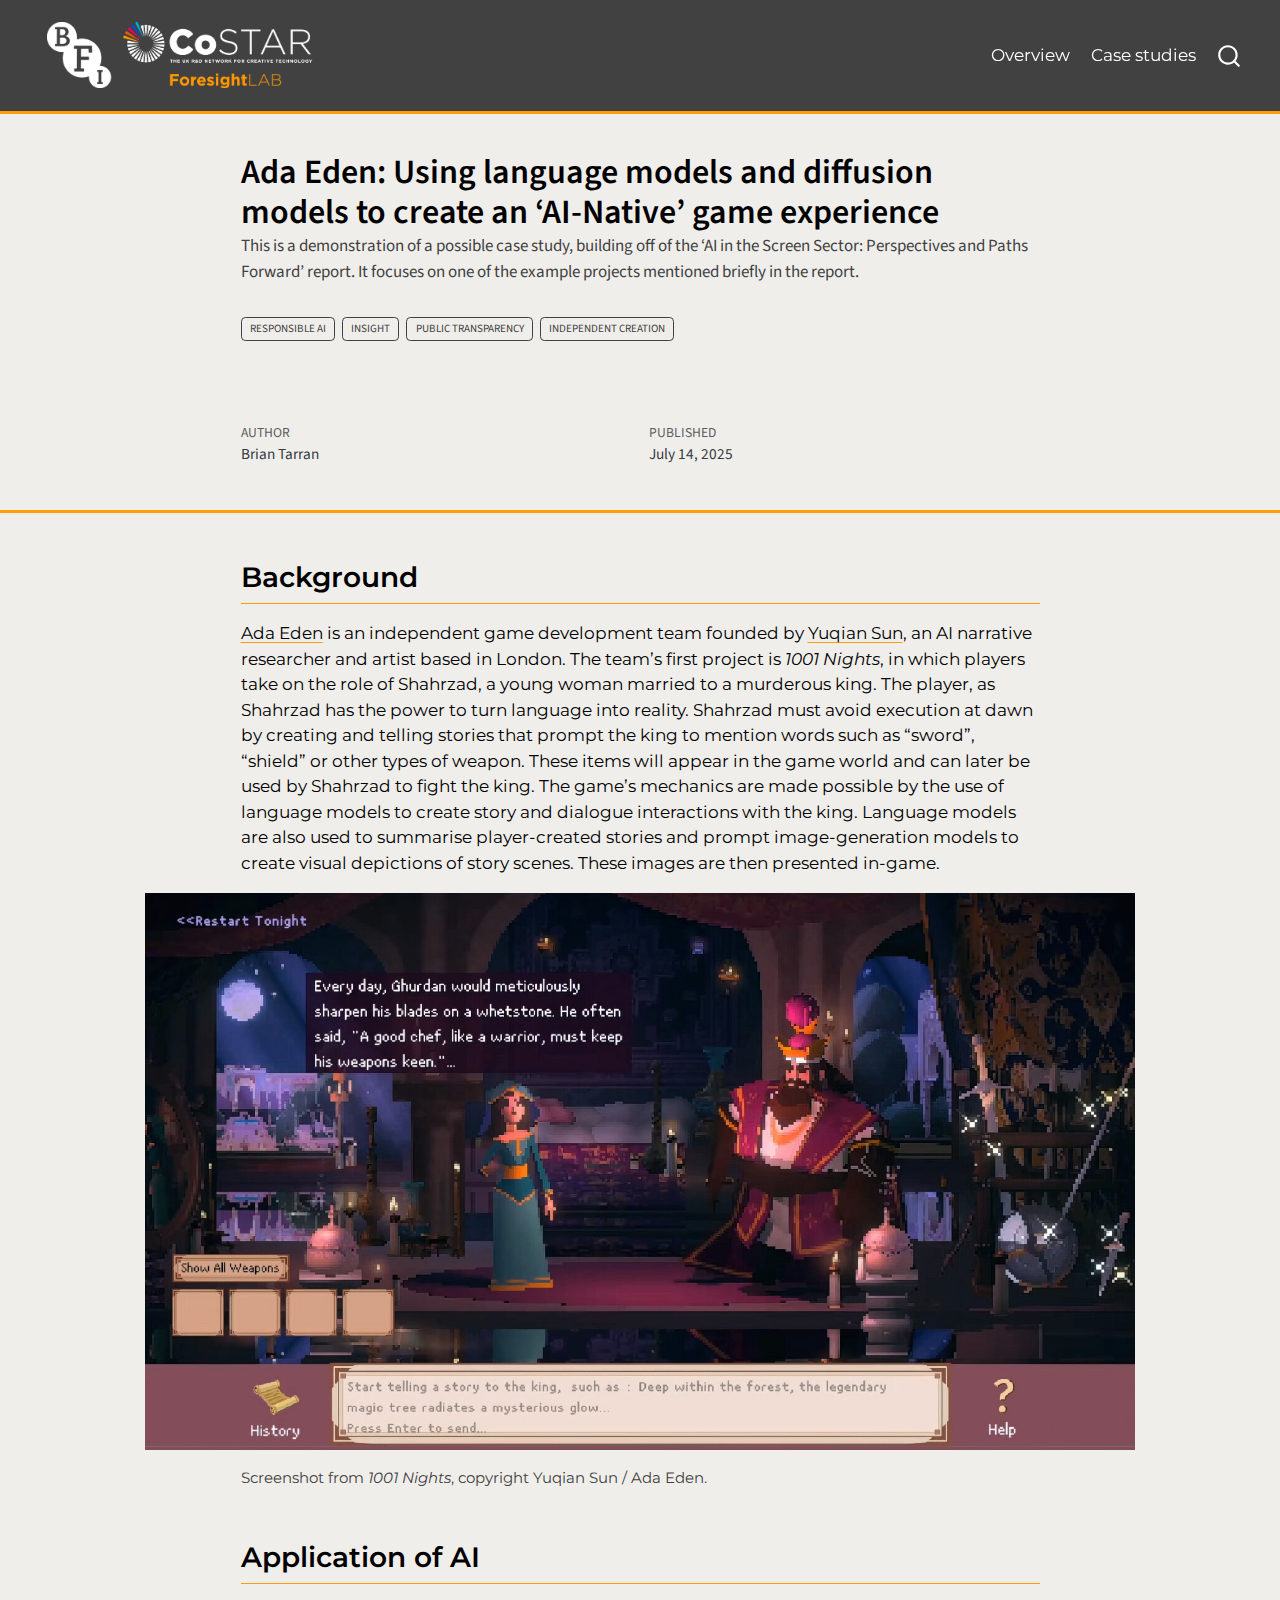
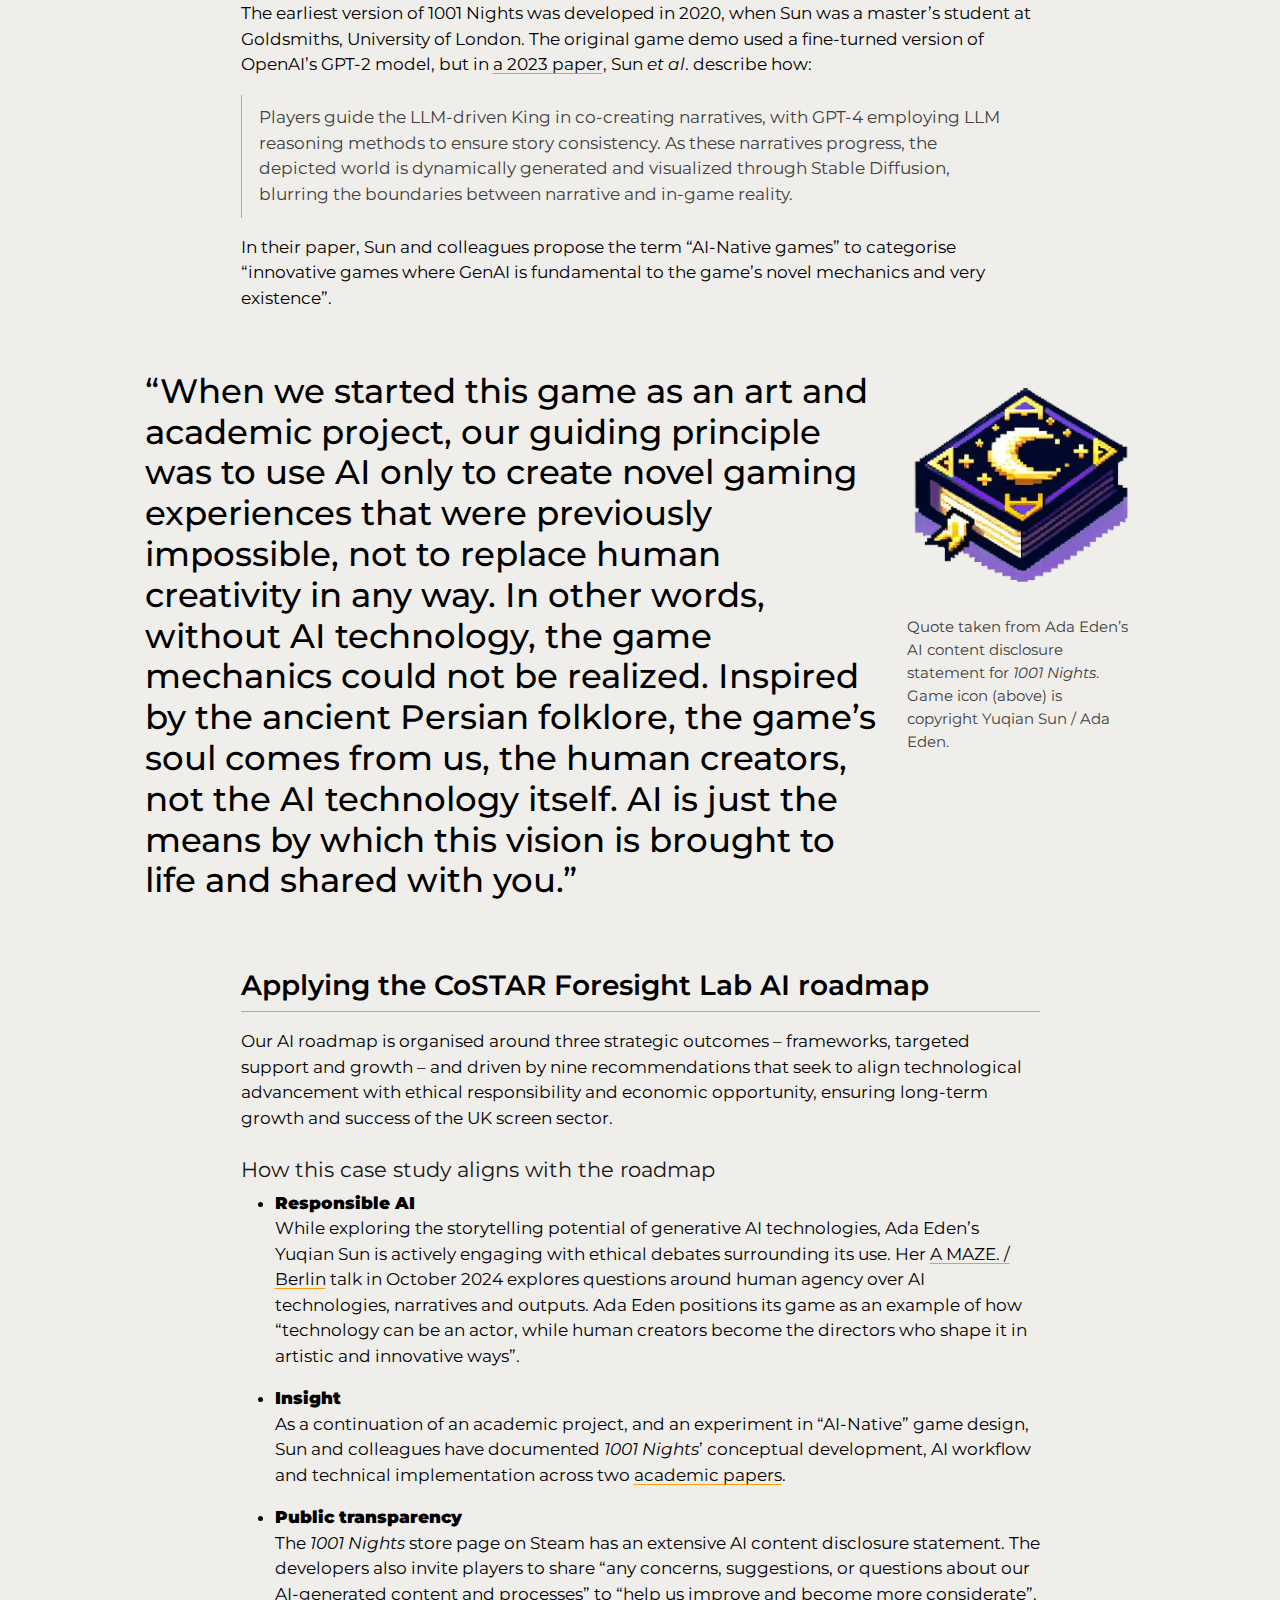
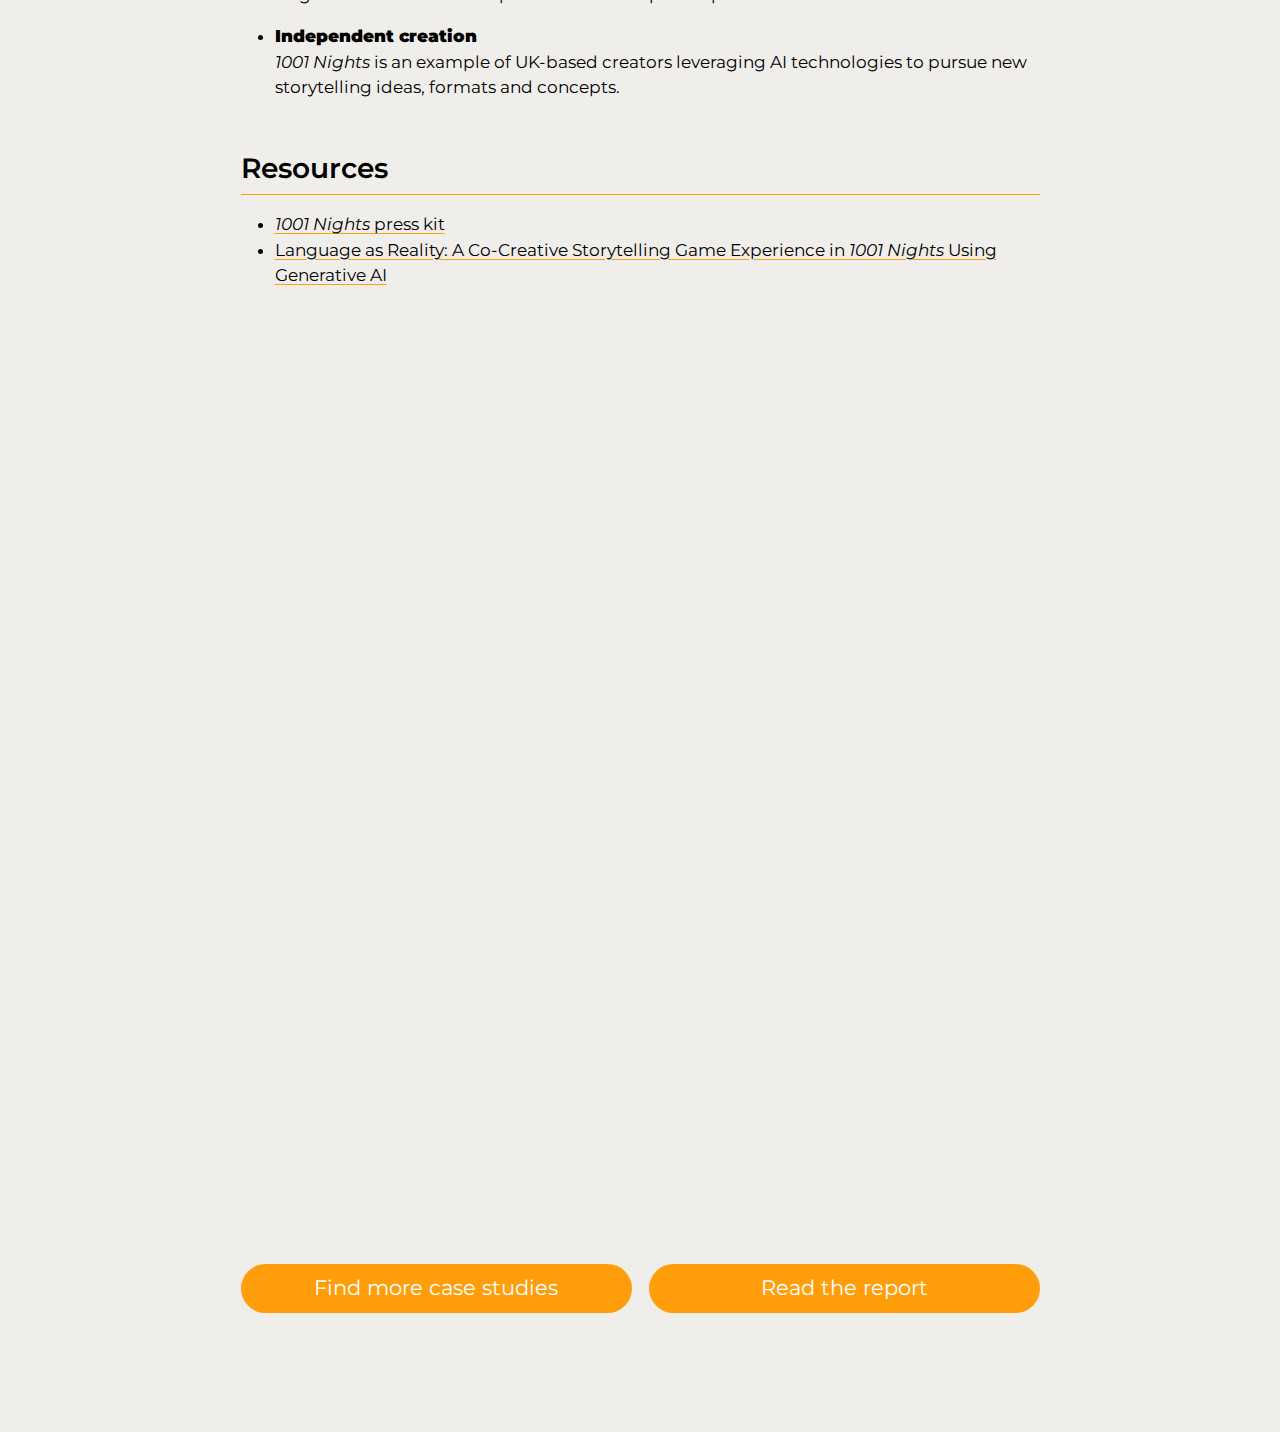
<file: case-studies/posts/2025-07-14-ada-eden/index.html>
<!DOCTYPE html>
<html xmlns="http://www.w3.org/1999/xhtml" lang="en" xml:lang="en"><head>

<meta charset="utf-8">
<meta name="generator" content="quarto-1.4.549">

<meta name="viewport" content="width=device-width, initial-scale=1.0, user-scalable=yes">

<meta name="author" content="Brian Tarran">
<meta name="dcterms.date" content="2025-07-14">
<meta name="description" content="This is a demonstration of a possible case study, building off of the ‘AI in the Screen Sector: Perspectives and Paths Forward’ report. It focuses on one of the example projects mentioned briefly in the report.">

<title>AI in the Screen Sector: Case Studies - Ada Eden: Using language models and diffusion models to create an ‘AI-Native’ game experience</title>
<style>
code{white-space: pre-wrap;}
span.smallcaps{font-variant: small-caps;}
div.columns{display: flex; gap: min(4vw, 1.5em);}
div.column{flex: auto; overflow-x: auto;}
div.hanging-indent{margin-left: 1.5em; text-indent: -1.5em;}
ul.task-list{list-style: none;}
ul.task-list li input[type="checkbox"] {
  width: 0.8em;
  margin: 0 0.8em 0.2em -1em; /* quarto-specific, see https://github.com/quarto-dev/quarto-cli/issues/4556 */ 
  vertical-align: middle;
}
</style>


<script src="../../../site_libs/quarto-nav/quarto-nav.js"></script>
<script src="../../../site_libs/quarto-nav/headroom.min.js"></script>
<script src="../../../site_libs/clipboard/clipboard.min.js"></script>
<script src="../../../site_libs/quarto-search/autocomplete.umd.js"></script>
<script src="../../../site_libs/quarto-search/fuse.min.js"></script>
<script src="../../../site_libs/quarto-search/quarto-search.js"></script>
<meta name="quarto:offset" content="../../../">
<script src="../../../site_libs/quarto-html/quarto.js"></script>
<script src="../../../site_libs/quarto-html/popper.min.js"></script>
<script src="../../../site_libs/quarto-html/tippy.umd.min.js"></script>
<script src="../../../site_libs/quarto-html/anchor.min.js"></script>
<link href="../../../site_libs/quarto-html/tippy.css" rel="stylesheet">
<link href="../../../site_libs/quarto-html/quarto-syntax-highlighting.css" rel="stylesheet" id="quarto-text-highlighting-styles">
<script src="../../../site_libs/bootstrap/bootstrap.min.js"></script>
<link href="../../../site_libs/bootstrap/bootstrap-icons.css" rel="stylesheet">
<link href="../../../site_libs/bootstrap/bootstrap.min.css" rel="stylesheet" id="quarto-bootstrap" data-mode="light">
<script id="quarto-search-options" type="application/json">{
  "location": "navbar",
  "copy-button": false,
  "collapse-after": 3,
  "panel-placement": "end",
  "type": "overlay",
  "limit": 50,
  "keyboard-shortcut": [
    "f",
    "/",
    "s"
  ],
  "show-item-context": false,
  "language": {
    "search-no-results-text": "No results",
    "search-matching-documents-text": "matching documents",
    "search-copy-link-title": "Copy link to search",
    "search-hide-matches-text": "Hide additional matches",
    "search-more-match-text": "more match in this document",
    "search-more-matches-text": "more matches in this document",
    "search-clear-button-title": "Clear",
    "search-text-placeholder": "",
    "search-detached-cancel-button-title": "Cancel",
    "search-submit-button-title": "Submit",
    "search-label": "Search"
  }
}</script>


<link rel="stylesheet" href="../../../styles.css">
</head>

<body class="nav-fixed fullcontent">

<div id="quarto-search-results"></div>
  <header id="quarto-header" class="headroom fixed-top quarto-banner">
    <nav class="navbar navbar-expand-lg " data-bs-theme="dark">
      <div class="navbar-container container-fluid">
      <div class="navbar-brand-container mx-auto">
    <a href="../../../index.html" class="navbar-brand navbar-brand-logo">
    <img src="../../../images/header-logos.png" alt="" class="navbar-logo">
    </a>
  </div>
            <div id="quarto-search" class="" title="Search"></div>
          <button class="navbar-toggler" type="button" data-bs-toggle="collapse" data-bs-target="#navbarCollapse" aria-controls="navbarCollapse" aria-expanded="false" aria-label="Toggle navigation" onclick="if (window.quartoToggleHeadroom) { window.quartoToggleHeadroom(); }">
  <span class="navbar-toggler-icon"></span>
</button>
          <div class="collapse navbar-collapse" id="navbarCollapse">
            <ul class="navbar-nav navbar-nav-scroll ms-auto">
  <li class="nav-item">
    <a class="nav-link" href="../../../index.html"> 
<span class="menu-text">Overview</span></a>
  </li>  
  <li class="nav-item">
    <a class="nav-link" href="../../../case-studies/index.html"> 
<span class="menu-text">Case studies</span></a>
  </li>  
</ul>
          </div> <!-- /navcollapse -->
          <div class="quarto-navbar-tools">
</div>
      </div> <!-- /container-fluid -->
    </nav>
</header>
<!-- content -->
<header id="title-block-header" class="quarto-title-block default page-columns page-full">
  <div class="quarto-title-banner page-columns page-full">
    <div class="quarto-title column-body">
      <h1 class="title">Ada Eden: Using language models and diffusion models to create an ‘AI-Native’ game experience</h1>
                  <div>
        <div class="description">
          This is a demonstration of a possible case study, building off of the ‘AI in the Screen Sector: Perspectives and Paths Forward’ report. It focuses on one of the example projects mentioned briefly in the report.
        </div>
      </div>
                          <div class="quarto-categories">
                <div class="quarto-category">Responsible AI</div>
                <div class="quarto-category">Insight</div>
                <div class="quarto-category">Public transparency</div>
                <div class="quarto-category">Independent creation</div>
              </div>
                  </div>
  </div>
    
  
  <div class="quarto-title-meta">

      <div>
      <div class="quarto-title-meta-heading">Author</div>
      <div class="quarto-title-meta-contents">
               <p>Brian Tarran </p>
            </div>
    </div>
      
      <div>
      <div class="quarto-title-meta-heading">Published</div>
      <div class="quarto-title-meta-contents">
        <p class="date">July 14, 2025</p>
      </div>
    </div>
    
      
    </div>
    
  
  </header><div id="quarto-content" class="quarto-container page-columns page-rows-contents page-layout-article page-navbar">
<!-- sidebar -->
<!-- margin-sidebar -->
    
<!-- main -->
<main class="content quarto-banner-title-block page-columns page-full" id="quarto-document-content">





<section id="background" class="level2 page-columns page-full">
<h2 class="anchored" data-anchor-id="background">Background</h2>
<p><a href="https://www.1001nights.ai/">Ada Eden</a> is an independent game development team founded by <a href="https://fakecheese.me/">Yuqian Sun</a>, an AI narrative researcher and artist based in London. The team’s first project is <em>1001 Nights</em>, in which players take on the role of Shahrzad, a young woman married to a murderous king. The player, as Shahrzad has the power to turn language into reality. Shahrzad must avoid execution at dawn by creating and telling stories that prompt the king to mention words such as “sword”, “shield” or other types of weapon. These items will appear in the game world and can later be used by Shahrzad to fight the king. The game’s mechanics are made possible by the use of language models to create story and dialogue interactions with the king. Language models are also used to summarise player-created stories and prompt image-generation models to create visual depictions of story scenes. These images are then presented in-game.</p>
<div class="column-page">
<p><img src="images/screenshot.jpg" class="img-fluid" alt="Screenshot from 1001 Nights. Player character Shahrzad is shown in conversation with the king. A text box along the bottom of the image gives instructions to the player on how to interact with the game and create a story."></p>
</div>
<div class="figure-caption">
<p>Screenshot from <em>1001 Nights</em>, copyright Yuqian Sun / Ada Eden.</p>
</div>
</section>
<section id="application-of-ai" class="level2 page-columns page-full">
<h2 class="anchored" data-anchor-id="application-of-ai">Application of AI</h2>
<p>The earliest version of 1001 Nights was developed in 2020, when Sun was a master’s student at Goldsmiths, University of London. The original game demo used a fine-turned version of OpenAI’s GPT-2 model, but in <a href="https://ojs.aaai.org/index.php/AIIDE/article/view/27539">a 2023 paper</a>, Sun <em>et al</em>. describe how:</p>
<blockquote class="blockquote">
<p>Players guide the LLM-driven King in co-creating narratives, with GPT-4 employing LLM reasoning methods to ensure story consistency. As these narratives progress, the depicted world is dynamically generated and visualized through Stable Diffusion, blurring the boundaries between narrative and in-game reality.</p>
</blockquote>
<p>In their paper, Sun and colleagues propose the term “AI-Native games” to categorise “innovative games where GenAI is fundamental to the game’s novel mechanics and very existence”.</p>
<div class="column-page">
<div class="pullquote-container">
<div class="grid gap-6 pb-3 pt-4">
<div class="g-col-12 g-col-sm-9">
<div class="pullquote">
<p>“When we started this game as an art and academic project, our guiding principle was to use AI only to create novel gaming experiences that were previously impossible, not to replace human creativity in any way. In other words, without AI technology, the game mechanics could not be realized. Inspired by the ancient Persian folklore, the game’s soul comes from us, the human creators, not the AI technology itself. AI is just the means by which this vision is brought to life and shared with you.”</p>
</div>
</div>
<div class="g-col-12 g-col-sm-3">
<p><img src="images/icon.png" class="img-fluid" alt="1001 Nights game icon. A pixel art rendering of a book with a purple cover featuring a golden crescent moon and stars."></p>
<div class="figure-caption">
<p>Quote taken from Ada Eden’s AI content disclosure statement for <em>1001 Nights</em>. Game icon (above) is copyright Yuqian Sun / Ada Eden.</p>
</div>
</div>
</div>
</div>
</div>
</section>
<section id="applying-the-costar-foresight-lab-ai-roadmap" class="level2">
<h2 class="anchored" data-anchor-id="applying-the-costar-foresight-lab-ai-roadmap">Applying the CoSTAR Foresight Lab AI roadmap</h2>
<p>Our AI roadmap is organised around three strategic outcomes – frameworks, targeted support and growth – and driven by nine recommendations that seek to align technological advancement with ethical responsibility and economic opportunity, ensuring long-term growth and success of the UK screen sector.</p>
<section id="how-this-case-study-aligns-with-the-roadmap" class="level4">
<h4 class="anchored" data-anchor-id="how-this-case-study-aligns-with-the-roadmap">How this case study aligns with the roadmap</h4>
<ul>
<li><dl>
<dt><strong>Responsible AI</strong></dt>
<dd>
While exploring the storytelling potential of generative AI technologies, Ada Eden’s Yuqian Sun is actively engaging with ethical debates surrounding its use. Her <a href="https://www.youtube.com/watch?v=Ks_pnHnrPmg">A MAZE. / Berlin</a> talk in October 2024 explores questions around human agency over AI technologies, narratives and outputs. Ada Eden positions its game as an example of how “technology can be an actor, while human creators become the directors who shape it in artistic and innovative ways”.
</dd>
</dl></li>
<li><dl>
<dt><strong>Insight</strong></dt>
<dd>
As a continuation of an academic project, and an experiment in “AI-Native” game design, Sun and colleagues have documented <em>1001 Nights</em>’ conceptual development, AI workflow and technical implementation across two <a href="#resources">academic papers</a>.
</dd>
</dl></li>
<li><dl>
<dt><strong>Public transparency</strong></dt>
<dd>
The <em>1001 Nights</em> store page on Steam has an extensive AI content disclosure statement. The developers also invite players to share “any concerns, suggestions, or questions about our AI-generated content and processes” to “help us improve and become more considerate”.
</dd>
</dl></li>
<li><dl>
<dt><strong>Independent creation</strong></dt>
<dd>
<em>1001 Nights</em> is an example of UK-based creators leveraging AI technologies to pursue new storytelling ideas, formats and concepts.
</dd>
</dl></li>
</ul>
</section>
</section>
<section id="resources" class="level2">
<h2 class="anchored" data-anchor-id="resources">Resources</h2>
<ul>
<li><a href="https://1001nights.notion.site/1001-Nights-press-kit-adb983eed6c2495a94878e6e93792881"><em>1001 Nights</em> press kit</a></li>
<li><a href="https://ojs.aaai.org/index.php/AIIDE/article/view/27539">Language as Reality: A Co-Creative Storytelling Game Experience in <em>1001 Nights</em> Using Generative AI</a></li>
</ul>
<div class="quarto-video ratio ratio-16x9"><iframe data-external="1" src="https://www.youtube.com/embed/Ks_pnHnrPmg?si=QytjgJM-OISCB__f" title="" frameborder="0" allow="accelerometer; autoplay; clipboard-write; encrypted-media; gyroscope; picture-in-picture" allowfullscreen=""></iframe></div>
<div class="quarto-video ratio ratio-16x9"><iframe data-external="1" src="https://www.youtube.com/embed/0Q-55K7M2xI?si=mVo0e44QM3sGXby9" title="" frameborder="0" allow="accelerometer; autoplay; clipboard-write; encrypted-media; gyroscope; picture-in-picture" allowfullscreen=""></iframe></div>
<div class="grid gap-3 pb-3 pt-4">
<div class="g-col-12 g-col-sm-6">
<p><a href="../../../case-studies/index.html" class="btn-action btn btn-lg w-100" role="button">Find more case studies</a></p>
</div>
<div class="g-col-12 g-col-sm-6 mb-2">
<p><a href="https://a.storyblok.com/f/313404/x/ac4c0235f7/ai-in-the-screen-sector.pdf" class="btn-action btn btn-lg w-100" role="button">Read the report</a></p>
</div>
</div>


</section>

</main> <!-- /main -->
<script id="quarto-html-after-body" type="application/javascript">
window.document.addEventListener("DOMContentLoaded", function (event) {
  const toggleBodyColorMode = (bsSheetEl) => {
    const mode = bsSheetEl.getAttribute("data-mode");
    const bodyEl = window.document.querySelector("body");
    if (mode === "dark") {
      bodyEl.classList.add("quarto-dark");
      bodyEl.classList.remove("quarto-light");
    } else {
      bodyEl.classList.add("quarto-light");
      bodyEl.classList.remove("quarto-dark");
    }
  }
  const toggleBodyColorPrimary = () => {
    const bsSheetEl = window.document.querySelector("link#quarto-bootstrap");
    if (bsSheetEl) {
      toggleBodyColorMode(bsSheetEl);
    }
  }
  toggleBodyColorPrimary();  
  const icon = "";
  const anchorJS = new window.AnchorJS();
  anchorJS.options = {
    placement: 'right',
    icon: icon
  };
  anchorJS.add('.anchored');
  const isCodeAnnotation = (el) => {
    for (const clz of el.classList) {
      if (clz.startsWith('code-annotation-')) {                     
        return true;
      }
    }
    return false;
  }
  const clipboard = new window.ClipboardJS('.code-copy-button', {
    text: function(trigger) {
      const codeEl = trigger.previousElementSibling.cloneNode(true);
      for (const childEl of codeEl.children) {
        if (isCodeAnnotation(childEl)) {
          childEl.remove();
        }
      }
      return codeEl.innerText;
    }
  });
  clipboard.on('success', function(e) {
    // button target
    const button = e.trigger;
    // don't keep focus
    button.blur();
    // flash "checked"
    button.classList.add('code-copy-button-checked');
    var currentTitle = button.getAttribute("title");
    button.setAttribute("title", "Copied!");
    let tooltip;
    if (window.bootstrap) {
      button.setAttribute("data-bs-toggle", "tooltip");
      button.setAttribute("data-bs-placement", "left");
      button.setAttribute("data-bs-title", "Copied!");
      tooltip = new bootstrap.Tooltip(button, 
        { trigger: "manual", 
          customClass: "code-copy-button-tooltip",
          offset: [0, -8]});
      tooltip.show();    
    }
    setTimeout(function() {
      if (tooltip) {
        tooltip.hide();
        button.removeAttribute("data-bs-title");
        button.removeAttribute("data-bs-toggle");
        button.removeAttribute("data-bs-placement");
      }
      button.setAttribute("title", currentTitle);
      button.classList.remove('code-copy-button-checked');
    }, 1000);
    // clear code selection
    e.clearSelection();
  });
  function tippyHover(el, contentFn, onTriggerFn, onUntriggerFn) {
    const config = {
      allowHTML: true,
      maxWidth: 500,
      delay: 100,
      arrow: false,
      appendTo: function(el) {
          return el.parentElement;
      },
      interactive: true,
      interactiveBorder: 10,
      theme: 'quarto',
      placement: 'bottom-start',
    };
    if (contentFn) {
      config.content = contentFn;
    }
    if (onTriggerFn) {
      config.onTrigger = onTriggerFn;
    }
    if (onUntriggerFn) {
      config.onUntrigger = onUntriggerFn;
    }
    window.tippy(el, config); 
  }
  const noterefs = window.document.querySelectorAll('a[role="doc-noteref"]');
  for (var i=0; i<noterefs.length; i++) {
    const ref = noterefs[i];
    tippyHover(ref, function() {
      // use id or data attribute instead here
      let href = ref.getAttribute('data-footnote-href') || ref.getAttribute('href');
      try { href = new URL(href).hash; } catch {}
      const id = href.replace(/^#\/?/, "");
      const note = window.document.getElementById(id);
      return note.innerHTML;
    });
  }
  const xrefs = window.document.querySelectorAll('a.quarto-xref');
  const processXRef = (id, note) => {
    // Strip column container classes
    const stripColumnClz = (el) => {
      el.classList.remove("page-full", "page-columns");
      if (el.children) {
        for (const child of el.children) {
          stripColumnClz(child);
        }
      }
    }
    stripColumnClz(note)
    if (id === null || id.startsWith('sec-')) {
      // Special case sections, only their first couple elements
      const container = document.createElement("div");
      if (note.children && note.children.length > 2) {
        container.appendChild(note.children[0].cloneNode(true));
        for (let i = 1; i < note.children.length; i++) {
          const child = note.children[i];
          if (child.tagName === "P" && child.innerText === "") {
            continue;
          } else {
            container.appendChild(child.cloneNode(true));
            break;
          }
        }
        if (window.Quarto?.typesetMath) {
          window.Quarto.typesetMath(container);
        }
        return container.innerHTML
      } else {
        if (window.Quarto?.typesetMath) {
          window.Quarto.typesetMath(note);
        }
        return note.innerHTML;
      }
    } else {
      // Remove any anchor links if they are present
      const anchorLink = note.querySelector('a.anchorjs-link');
      if (anchorLink) {
        anchorLink.remove();
      }
      if (window.Quarto?.typesetMath) {
        window.Quarto.typesetMath(note);
      }
      // TODO in 1.5, we should make sure this works without a callout special case
      if (note.classList.contains("callout")) {
        return note.outerHTML;
      } else {
        return note.innerHTML;
      }
    }
  }
  for (var i=0; i<xrefs.length; i++) {
    const xref = xrefs[i];
    tippyHover(xref, undefined, function(instance) {
      instance.disable();
      let url = xref.getAttribute('href');
      let hash = undefined; 
      if (url.startsWith('#')) {
        hash = url;
      } else {
        try { hash = new URL(url).hash; } catch {}
      }
      if (hash) {
        const id = hash.replace(/^#\/?/, "");
        const note = window.document.getElementById(id);
        if (note !== null) {
          try {
            const html = processXRef(id, note.cloneNode(true));
            instance.setContent(html);
          } finally {
            instance.enable();
            instance.show();
          }
        } else {
          // See if we can fetch this
          fetch(url.split('#')[0])
          .then(res => res.text())
          .then(html => {
            const parser = new DOMParser();
            const htmlDoc = parser.parseFromString(html, "text/html");
            const note = htmlDoc.getElementById(id);
            if (note !== null) {
              const html = processXRef(id, note);
              instance.setContent(html);
            } 
          }).finally(() => {
            instance.enable();
            instance.show();
          });
        }
      } else {
        // See if we can fetch a full url (with no hash to target)
        // This is a special case and we should probably do some content thinning / targeting
        fetch(url)
        .then(res => res.text())
        .then(html => {
          const parser = new DOMParser();
          const htmlDoc = parser.parseFromString(html, "text/html");
          const note = htmlDoc.querySelector('main.content');
          if (note !== null) {
            // This should only happen for chapter cross references
            // (since there is no id in the URL)
            // remove the first header
            if (note.children.length > 0 && note.children[0].tagName === "HEADER") {
              note.children[0].remove();
            }
            const html = processXRef(null, note);
            instance.setContent(html);
          } 
        }).finally(() => {
          instance.enable();
          instance.show();
        });
      }
    }, function(instance) {
    });
  }
      let selectedAnnoteEl;
      const selectorForAnnotation = ( cell, annotation) => {
        let cellAttr = 'data-code-cell="' + cell + '"';
        let lineAttr = 'data-code-annotation="' +  annotation + '"';
        const selector = 'span[' + cellAttr + '][' + lineAttr + ']';
        return selector;
      }
      const selectCodeLines = (annoteEl) => {
        const doc = window.document;
        const targetCell = annoteEl.getAttribute("data-target-cell");
        const targetAnnotation = annoteEl.getAttribute("data-target-annotation");
        const annoteSpan = window.document.querySelector(selectorForAnnotation(targetCell, targetAnnotation));
        const lines = annoteSpan.getAttribute("data-code-lines").split(",");
        const lineIds = lines.map((line) => {
          return targetCell + "-" + line;
        })
        let top = null;
        let height = null;
        let parent = null;
        if (lineIds.length > 0) {
            //compute the position of the single el (top and bottom and make a div)
            const el = window.document.getElementById(lineIds[0]);
            top = el.offsetTop;
            height = el.offsetHeight;
            parent = el.parentElement.parentElement;
          if (lineIds.length > 1) {
            const lastEl = window.document.getElementById(lineIds[lineIds.length - 1]);
            const bottom = lastEl.offsetTop + lastEl.offsetHeight;
            height = bottom - top;
          }
          if (top !== null && height !== null && parent !== null) {
            // cook up a div (if necessary) and position it 
            let div = window.document.getElementById("code-annotation-line-highlight");
            if (div === null) {
              div = window.document.createElement("div");
              div.setAttribute("id", "code-annotation-line-highlight");
              div.style.position = 'absolute';
              parent.appendChild(div);
            }
            div.style.top = top - 2 + "px";
            div.style.height = height + 4 + "px";
            div.style.left = 0;
            let gutterDiv = window.document.getElementById("code-annotation-line-highlight-gutter");
            if (gutterDiv === null) {
              gutterDiv = window.document.createElement("div");
              gutterDiv.setAttribute("id", "code-annotation-line-highlight-gutter");
              gutterDiv.style.position = 'absolute';
              const codeCell = window.document.getElementById(targetCell);
              const gutter = codeCell.querySelector('.code-annotation-gutter');
              gutter.appendChild(gutterDiv);
            }
            gutterDiv.style.top = top - 2 + "px";
            gutterDiv.style.height = height + 4 + "px";
          }
          selectedAnnoteEl = annoteEl;
        }
      };
      const unselectCodeLines = () => {
        const elementsIds = ["code-annotation-line-highlight", "code-annotation-line-highlight-gutter"];
        elementsIds.forEach((elId) => {
          const div = window.document.getElementById(elId);
          if (div) {
            div.remove();
          }
        });
        selectedAnnoteEl = undefined;
      };
        // Handle positioning of the toggle
    window.addEventListener(
      "resize",
      throttle(() => {
        elRect = undefined;
        if (selectedAnnoteEl) {
          selectCodeLines(selectedAnnoteEl);
        }
      }, 10)
    );
    function throttle(fn, ms) {
    let throttle = false;
    let timer;
      return (...args) => {
        if(!throttle) { // first call gets through
            fn.apply(this, args);
            throttle = true;
        } else { // all the others get throttled
            if(timer) clearTimeout(timer); // cancel #2
            timer = setTimeout(() => {
              fn.apply(this, args);
              timer = throttle = false;
            }, ms);
        }
      };
    }
      // Attach click handler to the DT
      const annoteDls = window.document.querySelectorAll('dt[data-target-cell]');
      for (const annoteDlNode of annoteDls) {
        annoteDlNode.addEventListener('click', (event) => {
          const clickedEl = event.target;
          if (clickedEl !== selectedAnnoteEl) {
            unselectCodeLines();
            const activeEl = window.document.querySelector('dt[data-target-cell].code-annotation-active');
            if (activeEl) {
              activeEl.classList.remove('code-annotation-active');
            }
            selectCodeLines(clickedEl);
            clickedEl.classList.add('code-annotation-active');
          } else {
            // Unselect the line
            unselectCodeLines();
            clickedEl.classList.remove('code-annotation-active');
          }
        });
      }
  const findCites = (el) => {
    const parentEl = el.parentElement;
    if (parentEl) {
      const cites = parentEl.dataset.cites;
      if (cites) {
        return {
          el,
          cites: cites.split(' ')
        };
      } else {
        return findCites(el.parentElement)
      }
    } else {
      return undefined;
    }
  };
  var bibliorefs = window.document.querySelectorAll('a[role="doc-biblioref"]');
  for (var i=0; i<bibliorefs.length; i++) {
    const ref = bibliorefs[i];
    const citeInfo = findCites(ref);
    if (citeInfo) {
      tippyHover(citeInfo.el, function() {
        var popup = window.document.createElement('div');
        citeInfo.cites.forEach(function(cite) {
          var citeDiv = window.document.createElement('div');
          citeDiv.classList.add('hanging-indent');
          citeDiv.classList.add('csl-entry');
          var biblioDiv = window.document.getElementById('ref-' + cite);
          if (biblioDiv) {
            citeDiv.innerHTML = biblioDiv.innerHTML;
          }
          popup.appendChild(citeDiv);
        });
        return popup.innerHTML;
      });
    }
  }
});
</script>
</div> <!-- /content -->




</body></html>
</file>
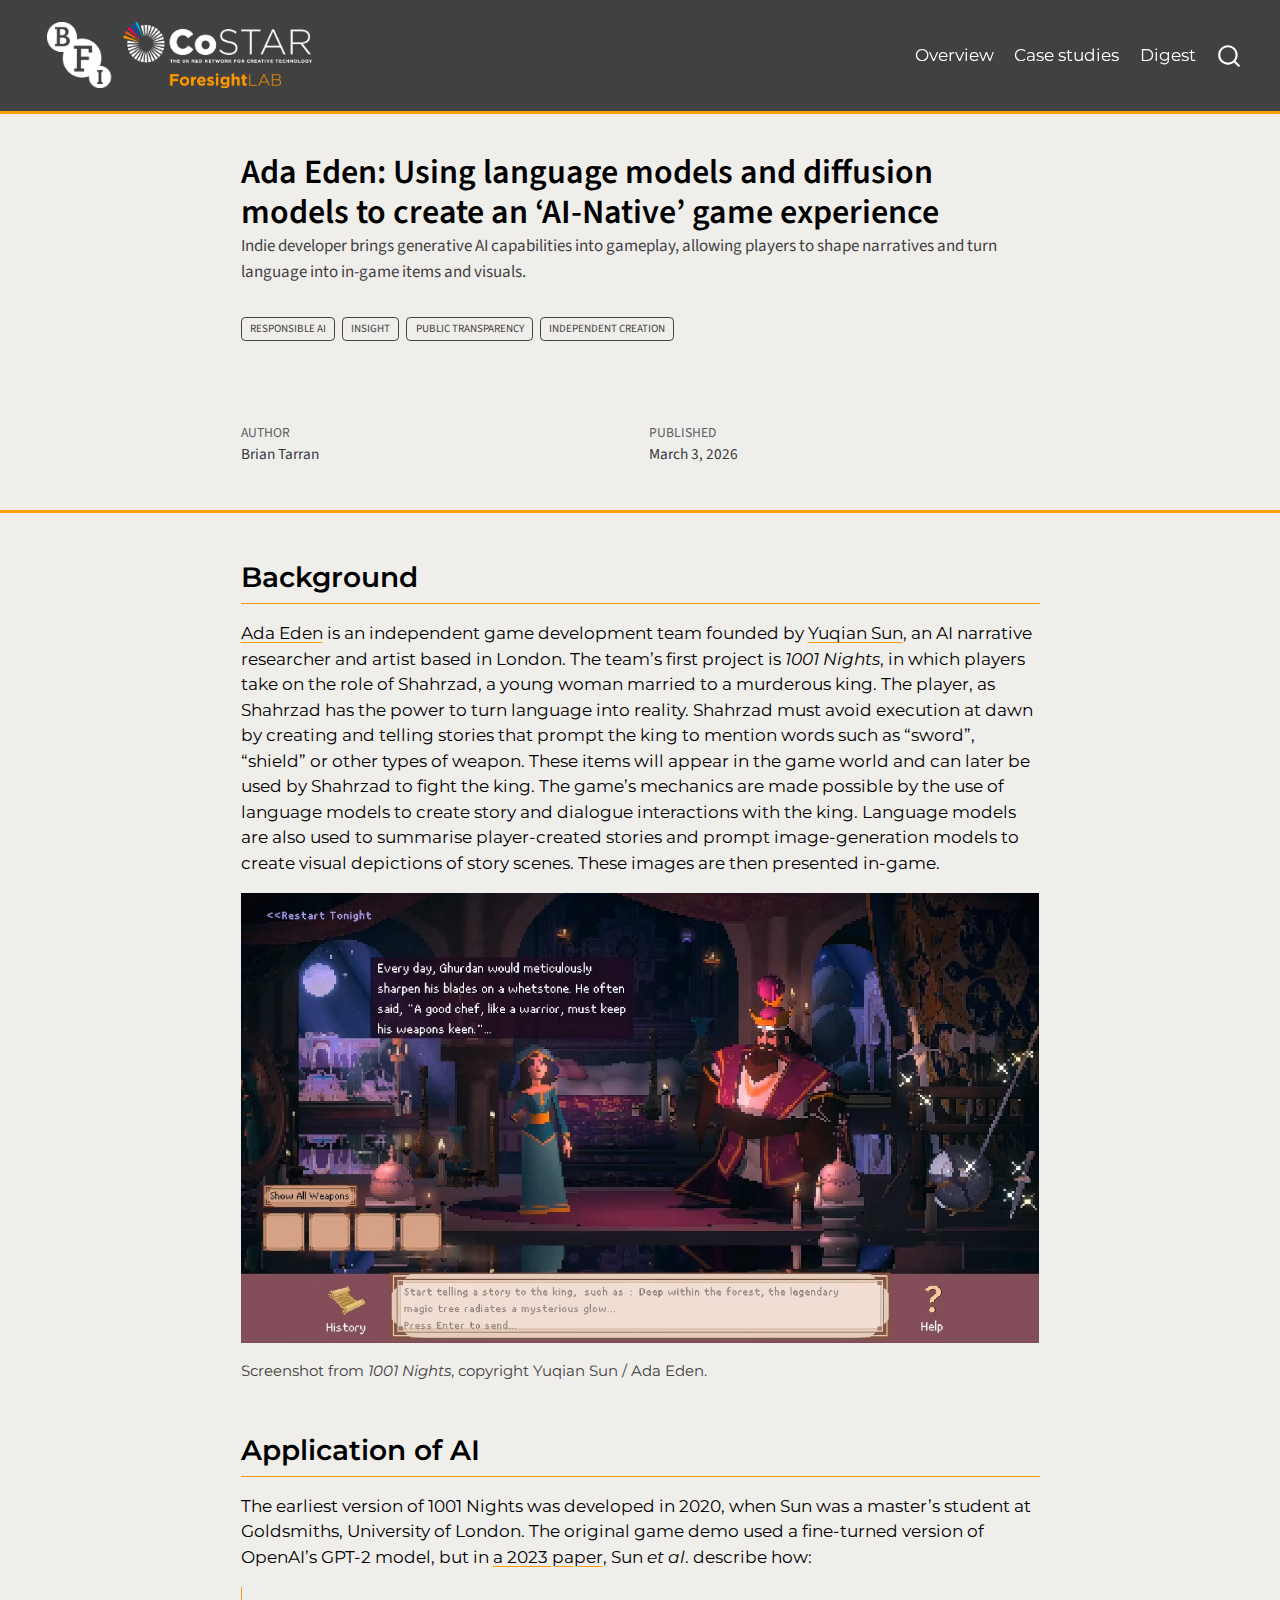
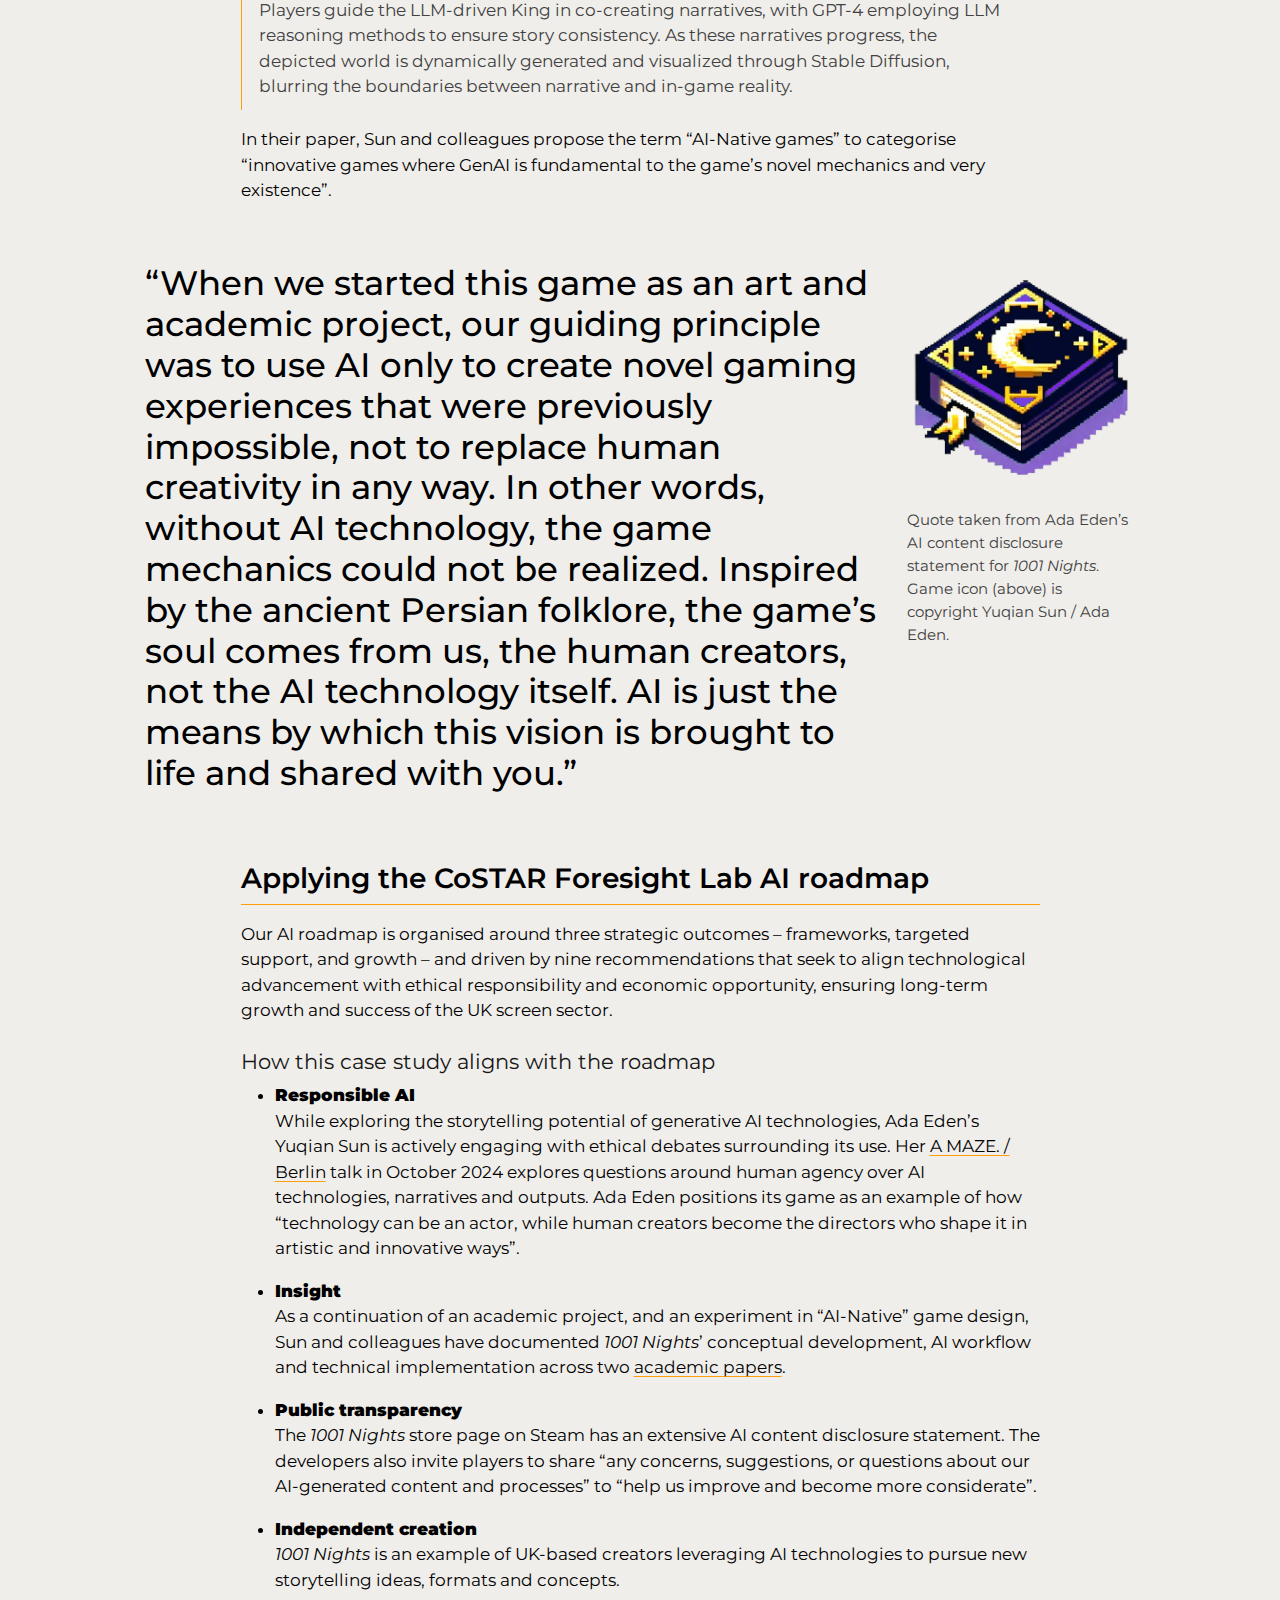
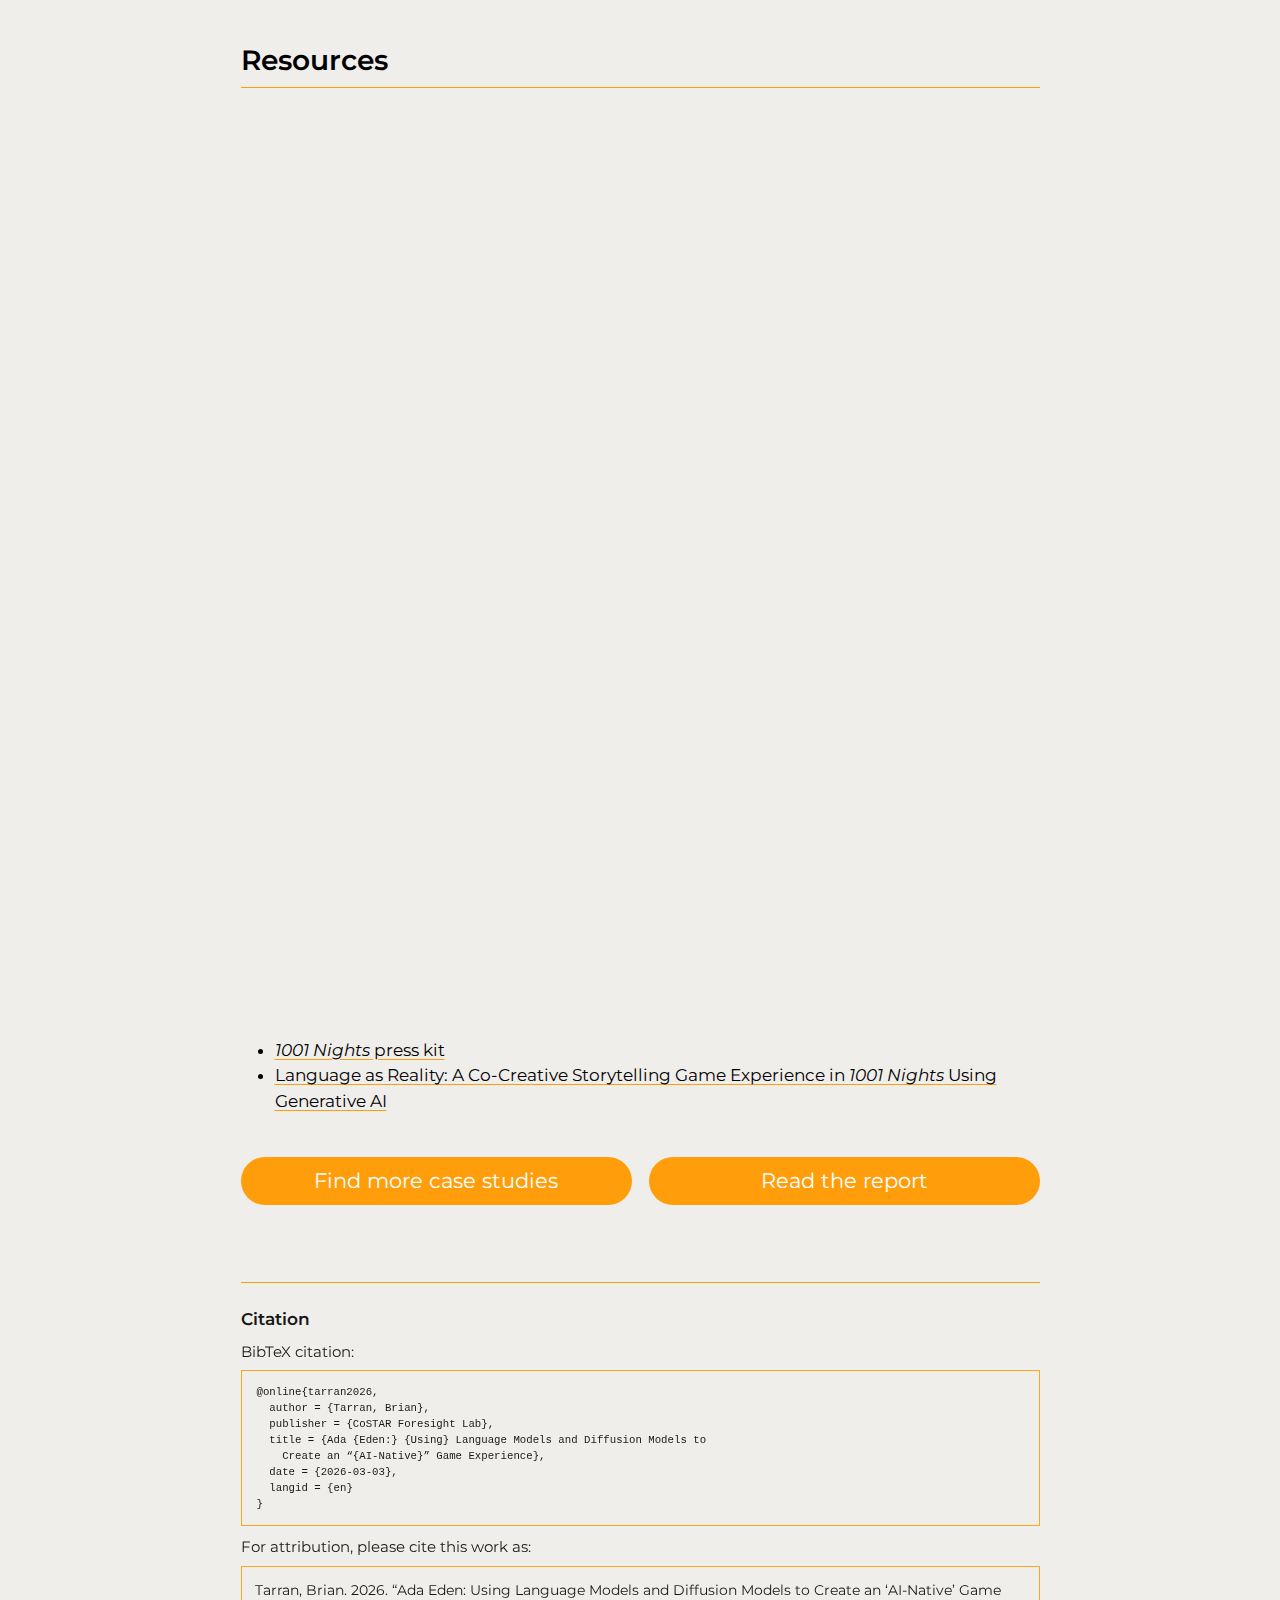
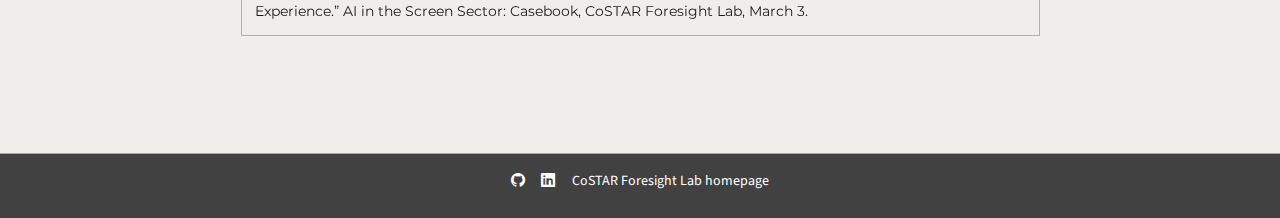
<file: case-studies/posts/ada-eden/index.html>
<!DOCTYPE html>
<html xmlns="http://www.w3.org/1999/xhtml" lang="en" xml:lang="en"><head>

<meta charset="utf-8">
<meta name="generator" content="quarto-1.9.36">

<meta name="viewport" content="width=device-width, initial-scale=1.0, user-scalable=yes">

<meta name="author" content="Brian Tarran">
<meta name="dcterms.date" content="2026-03-03">
<meta name="description" content="Indie developer brings generative AI capabilities into gameplay, allowing players to shape narratives and turn language into in-game items and visuals.">

<title>Ada Eden: Using language models and diffusion models to create an ‘AI-Native’ game experience – AI in the Screen Sector: Casebook</title>
<style>
/* Default styles provided by pandoc.
** See https://pandoc.org/MANUAL.html#variables-for-html for config info.
*/
code{white-space: pre-wrap;}
span.smallcaps{font-variant: small-caps;}
div.columns{display: flex; gap: min(4vw, 1.5em);}
div.column{flex: auto; overflow-x: auto;}
div.hanging-indent{margin-left: 1.5em; text-indent: -1.5em;}
ul.task-list{list-style: none;}
ul.task-list li input[type="checkbox"] {
  width: 0.8em;
  margin: 0 0.8em 0.2em -1em; /* quarto-specific, see https://github.com/quarto-dev/quarto-cli/issues/4556 */ 
  vertical-align: middle;
}
</style>


<script src="../../../site_libs/quarto-nav/quarto-nav.js"></script>
<script src="../../../site_libs/quarto-nav/headroom.min.js"></script>
<script src="../../../site_libs/clipboard/clipboard.min.js"></script>
<script src="../../../site_libs/quarto-search/autocomplete.umd.js"></script>
<script src="../../../site_libs/quarto-search/fuse.min.js"></script>
<script src="../../../site_libs/quarto-search/quarto-search.js"></script>
<meta name="quarto:offset" content="../../../">
<script src="../../../site_libs/quarto-html/quarto.js" type="module"></script>
<script src="../../../site_libs/quarto-html/tabsets/tabsets.js" type="module"></script>
<script src="../../../site_libs/quarto-html/popper.min.js"></script>
<script src="../../../site_libs/quarto-html/tippy.umd.min.js"></script>
<script src="../../../site_libs/quarto-html/anchor.min.js"></script>
<link href="../../../site_libs/quarto-html/tippy.css" rel="stylesheet">
<link href="../../../site_libs/quarto-html/quarto-syntax-highlighting-845c23b38eaddc0f92fda52bfe77a8c8.css" rel="stylesheet" id="quarto-text-highlighting-styles">
<script src="../../../site_libs/bootstrap/bootstrap.min.js"></script>
<link href="../../../site_libs/bootstrap/bootstrap-icons.css" rel="stylesheet">
<link href="../../../site_libs/bootstrap/bootstrap-a7a144fff41d8dd5fd94b558b96102a7.min.css" rel="stylesheet" append-hash="true" id="quarto-bootstrap" data-mode="light">
<script id="quarto-search-options" type="application/json">{
  "location": "navbar",
  "copy-button": false,
  "collapse-after": 3,
  "panel-placement": "end",
  "type": "overlay",
  "limit": 50,
  "keyboard-shortcut": [
    "f",
    "/",
    "s"
  ],
  "show-item-context": false,
  "language": {
    "search-no-results-text": "No results",
    "search-matching-documents-text": "matching documents",
    "search-copy-link-title": "Copy link to search",
    "search-hide-matches-text": "Hide additional matches",
    "search-more-match-text": "more match in this document",
    "search-more-matches-text": "more matches in this document",
    "search-clear-button-title": "Clear",
    "search-text-placeholder": "",
    "search-detached-cancel-button-title": "Cancel",
    "search-submit-button-title": "Submit",
    "search-label": "Search"
  }
}</script>


<link rel="stylesheet" href="../../../styles.css">
</head>

<body class="nav-fixed fullcontent quarto-light">

<div id="quarto-search-results"></div>
  <header id="quarto-header" class="headroom fixed-top quarto-banner">
    <nav class="navbar navbar-expand-lg " data-bs-theme="dark">
      <div class="navbar-container container-fluid">
      <div class="navbar-brand-container mx-auto">
    <a href="../../../index.html" class="navbar-brand navbar-brand-logo">
    <img src="../../../images/header-logos.png" alt="" class="navbar-logo light-content">
    <img src="../../../images/header-logos.png" alt="" class="navbar-logo dark-content">
    </a>
  </div>
            <div id="quarto-search" class="" title="Search"></div>
          <button class="navbar-toggler" type="button" data-bs-toggle="collapse" data-bs-target="#navbarCollapse" aria-controls="navbarCollapse" role="menu" aria-expanded="false" aria-label="Toggle navigation" onclick="if (window.quartoToggleHeadroom) { window.quartoToggleHeadroom(); }">
  <span class="navbar-toggler-icon"></span>
</button>
          <div class="collapse navbar-collapse" id="navbarCollapse">
            <ul class="navbar-nav navbar-nav-scroll ms-auto">
  <li class="nav-item">
    <a class="nav-link" href="../../../index.html"> 
<span class="menu-text">Overview</span></a>
  </li>  
  <li class="nav-item">
    <a class="nav-link" href="../../../case-studies/index.html"> 
<span class="menu-text">Case studies</span></a>
  </li>  
  <li class="nav-item">
    <a class="nav-link" href="https://www.costarnetwork.co.uk/resources/ai-in-the-screen-sector-quarterly-digest-october-to-december-2025"> 
<span class="menu-text">Digest</span></a>
  </li>  
</ul>
          </div> <!-- /navcollapse -->
            <div class="quarto-navbar-tools">
</div>
      </div> <!-- /container-fluid -->
    </nav>
</header>
<!-- content -->
<header id="title-block-header" class="quarto-title-block default page-columns page-full">
  <div class="quarto-title-banner page-columns page-full">
    <div class="quarto-title column-body">
      <h1 class="title">Ada Eden: Using language models and diffusion models to create an ‘AI-Native’ game experience</h1>
                  <div>
        <div class="description">
          Indie developer brings generative AI capabilities into gameplay, allowing players to shape narratives and turn language into in-game items and visuals.
        </div>
      </div>
                          <div class="quarto-categories">
                <div class="quarto-category">Responsible AI</div>
                <div class="quarto-category">Insight</div>
                <div class="quarto-category">Public transparency</div>
                <div class="quarto-category">Independent creation</div>
              </div>
                  </div>
  </div>
    
  
  <div class="quarto-title-meta">

      <div>
      <div class="quarto-title-meta-heading">Author</div>
      <div class="quarto-title-meta-contents">
               <p>Brian Tarran </p>
            </div>
    </div>
      
      <div>
      <div class="quarto-title-meta-heading">Published</div>
      <div class="quarto-title-meta-contents">
        <p class="date">March 3, 2026</p>
      </div>
    </div>
    
      
    </div>
    
  
  </header><div id="quarto-content" class="quarto-container page-columns page-rows-contents page-layout-article page-navbar">
<!-- sidebar -->
<!-- margin-sidebar -->
    
<!-- main -->
<main class="content quarto-banner-title-block page-columns page-full" id="quarto-document-content">





<section id="background" class="level2 page-columns page-full">
<h2 class="anchored" data-anchor-id="background">Background</h2>
<p><a href="https://www.1001nights.ai/">Ada Eden</a> is an independent game development team founded by <a href="https://fakecheese.me/">Yuqian Sun</a>, an AI narrative researcher and artist based in London. The team’s first project is <em>1001 Nights</em>, in which players take on the role of Shahrzad, a young woman married to a murderous king. The player, as Shahrzad has the power to turn language into reality. Shahrzad must avoid execution at dawn by creating and telling stories that prompt the king to mention words such as “sword”, “shield” or other types of weapon. These items will appear in the game world and can later be used by Shahrzad to fight the king. The game’s mechanics are made possible by the use of language models to create story and dialogue interactions with the king. Language models are also used to summarise player-created stories and prompt image-generation models to create visual depictions of story scenes. These images are then presented in-game.</p>
<div class="column-body">
<p><img src="images/screenshot.jpg" class="img-fluid" alt="Screenshot from 1001 Nights. Player character Shahrzad is shown in conversation with the king. A text box along the bottom of the image gives instructions to the player on how to interact with the game and create a story."></p>
</div>
<div class="figure-caption">
<p>Screenshot from <em>1001 Nights</em>, copyright Yuqian Sun / Ada Eden.</p>
</div>
</section>
<section id="application-of-ai" class="level2 page-columns page-full">
<h2 class="anchored" data-anchor-id="application-of-ai">Application of AI</h2>
<p>The earliest version of 1001 Nights was developed in 2020, when Sun was a master’s student at Goldsmiths, University of London. The original game demo used a fine-turned version of OpenAI’s GPT-2 model, but in <a href="https://ojs.aaai.org/index.php/AIIDE/article/view/27539">a 2023 paper</a>, Sun <em>et al</em>. describe how:</p>
<blockquote class="blockquote">
<p>Players guide the LLM-driven King in co-creating narratives, with GPT-4 employing LLM reasoning methods to ensure story consistency. As these narratives progress, the depicted world is dynamically generated and visualized through Stable Diffusion, blurring the boundaries between narrative and in-game reality.</p>
</blockquote>
<p>In their paper, Sun and colleagues propose the term “AI-Native games” to categorise “innovative games where GenAI is fundamental to the game’s novel mechanics and very existence”.</p>
<div class="column-page">
<div class="pullquote-container">
<div class="grid gap-6 pb-3 pt-4">
<div class="g-col-12 g-col-sm-9">
<div class="pullquote">
<p>“When we started this game as an art and academic project, our guiding principle was to use AI only to create novel gaming experiences that were previously impossible, not to replace human creativity in any way. In other words, without AI technology, the game mechanics could not be realized. Inspired by the ancient Persian folklore, the game’s soul comes from us, the human creators, not the AI technology itself. AI is just the means by which this vision is brought to life and shared with you.”</p>
</div>
</div>
<div class="g-col-12 g-col-sm-3">
<p><img src="images/icon.png" class="img-fluid" alt="1001 Nights game icon. A pixel art rendering of a book with a purple cover featuring a golden crescent moon and stars."></p>
<div class="figure-caption">
<p>Quote taken from Ada Eden’s AI content disclosure statement for <em>1001 Nights</em>. Game icon (above) is copyright Yuqian Sun / Ada Eden.</p>
</div>
</div>
</div>
</div>
</div>
</section>
<section id="applying-the-costar-foresight-lab-ai-roadmap" class="level2">
<h2 class="anchored" data-anchor-id="applying-the-costar-foresight-lab-ai-roadmap">Applying the CoSTAR Foresight Lab AI roadmap</h2>
<p>Our AI roadmap is organised around three strategic outcomes – frameworks, targeted support, and growth – and driven by nine recommendations that seek to align technological advancement with ethical responsibility and economic opportunity, ensuring long-term growth and success of the UK screen sector.</p>
<section id="how-this-case-study-aligns-with-the-roadmap" class="level4">
<h4 class="anchored" data-anchor-id="how-this-case-study-aligns-with-the-roadmap">How this case study aligns with the roadmap</h4>
<ul>
<li><dl>
<dt><strong>Responsible AI</strong></dt>
<dd>
While exploring the storytelling potential of generative AI technologies, Ada Eden’s Yuqian Sun is actively engaging with ethical debates surrounding its use. Her <a href="https://www.youtube.com/watch?v=Ks_pnHnrPmg">A MAZE. / Berlin</a> talk in October 2024 explores questions around human agency over AI technologies, narratives and outputs. Ada Eden positions its game as an example of how “technology can be an actor, while human creators become the directors who shape it in artistic and innovative ways”.
</dd>
</dl></li>
<li><dl>
<dt><strong>Insight</strong></dt>
<dd>
As a continuation of an academic project, and an experiment in “AI-Native” game design, Sun and colleagues have documented <em>1001 Nights</em>’ conceptual development, AI workflow and technical implementation across two <a href="#resources">academic papers</a>.
</dd>
</dl></li>
<li><dl>
<dt><strong>Public transparency</strong></dt>
<dd>
The <em>1001 Nights</em> store page on Steam has an extensive AI content disclosure statement. The developers also invite players to share “any concerns, suggestions, or questions about our AI-generated content and processes” to “help us improve and become more considerate”.
</dd>
</dl></li>
<li><dl>
<dt><strong>Independent creation</strong></dt>
<dd>
<em>1001 Nights</em> is an example of UK-based creators leveraging AI technologies to pursue new storytelling ideas, formats and concepts.
</dd>
</dl></li>
</ul>
</section>
</section>
<section id="resources" class="level2">
<h2 class="anchored" data-anchor-id="resources">Resources</h2>
<div class="quarto-video ratio ratio-16x9"><iframe data-external="1" src="https://www.youtube.com/embed/Ks_pnHnrPmg?si=QytjgJM-OISCB__f" title="" frameborder="0" allow="accelerometer; autoplay; clipboard-write; encrypted-media; gyroscope; picture-in-picture" allowfullscreen=""></iframe></div>
<div class="quarto-video ratio ratio-16x9"><iframe data-external="1" src="https://www.youtube.com/embed/0Q-55K7M2xI?si=mVo0e44QM3sGXby9" title="" frameborder="0" allow="accelerometer; autoplay; clipboard-write; encrypted-media; gyroscope; picture-in-picture" allowfullscreen=""></iframe></div>
<ul>
<li><a href="https://1001nights.notion.site/1001-Nights-press-kit-adb983eed6c2495a94878e6e93792881"><em>1001 Nights</em> press kit</a></li>
<li><a href="https://ojs.aaai.org/index.php/AIIDE/article/view/27539">Language as Reality: A Co-Creative Storytelling Game Experience in <em>1001 Nights</em> Using Generative AI</a></li>
</ul>
<div class="grid gap-3 pb-3 pt-4">
<div class="g-col-12 g-col-sm-6">
<p><a href="../../../case-studies/index.html" class="btn-action btn btn-lg w-100" role="button">Find more case studies</a></p>
</div>
<div class="g-col-12 g-col-sm-6 mb-2">
<p><a href="https://a.storyblok.com/f/313404/x/ac4c0235f7/ai-in-the-screen-sector.pdf" class="btn-action btn btn-lg w-100" role="button">Read the report</a></p>
</div>
</div>


</section>

<div id="quarto-appendix" class="default"><section class="quarto-appendix-contents" id="quarto-citation"><h2 class="anchored quarto-appendix-heading">Citation</h2><div><div class="quarto-appendix-secondary-label">BibTeX citation:</div><pre class="sourceCode code-with-copy quarto-appendix-bibtex"><code class="sourceCode bibtex">@online{tarran2026,
  author = {Tarran, Brian},
  publisher = {CoSTAR Foresight Lab},
  title = {Ada {Eden:} {Using} Language Models and Diffusion Models to
    Create an “{AI-Native}” Game Experience},
  date = {2026-03-03},
  langid = {en}
}
</code><button title="Copy to Clipboard" class="code-copy-button"><i class="bi"></i></button></pre><div class="quarto-appendix-secondary-label">For attribution, please cite this work as:</div><div id="ref-tarran2026" class="csl-entry quarto-appendix-citeas" role="listitem">
Tarran, Brian. 2026. <span>“Ada Eden: Using Language Models and
Diffusion Models to Create an <span>‘AI-Native’</span> Game
Experience.”</span> AI in the Screen Sector: Casebook, CoSTAR Foresight
Lab, March 3.
</div></div></section></div></main> <!-- /main -->
<script id="quarto-html-after-body" type="application/javascript">
  window.document.addEventListener("DOMContentLoaded", function (event) {
    const icon = "";
    const anchorJS = new window.AnchorJS();
    anchorJS.options = {
      placement: 'right',
      icon: icon
    };
    anchorJS.add('.anchored');
    const isCodeAnnotation = (el) => {
      for (const clz of el.classList) {
        if (clz.startsWith('code-annotation-')) {                     
          return true;
        }
      }
      return false;
    }
    const onCopySuccess = function(e) {
      // button target
      const button = e.trigger;
      // don't keep focus
      button.blur();
      // flash "checked"
      button.classList.add('code-copy-button-checked');
      var currentTitle = button.getAttribute("title");
      button.setAttribute("title", "Copied!");
      let tooltip;
      if (window.bootstrap) {
        button.setAttribute("data-bs-toggle", "tooltip");
        button.setAttribute("data-bs-placement", "left");
        button.setAttribute("data-bs-title", "Copied!");
        tooltip = new bootstrap.Tooltip(button, 
          { trigger: "manual", 
            customClass: "code-copy-button-tooltip",
            offset: [0, -8]});
        tooltip.show();    
      }
      setTimeout(function() {
        if (tooltip) {
          tooltip.hide();
          button.removeAttribute("data-bs-title");
          button.removeAttribute("data-bs-toggle");
          button.removeAttribute("data-bs-placement");
        }
        button.setAttribute("title", currentTitle);
        button.classList.remove('code-copy-button-checked');
      }, 1000);
      // clear code selection
      e.clearSelection();
    }
    const getTextToCopy = function(trigger) {
      const outerScaffold = trigger.parentElement.cloneNode(true);
      const codeEl = outerScaffold.querySelector('code');
      for (const childEl of codeEl.children) {
        if (isCodeAnnotation(childEl)) {
          childEl.remove();
        }
      }
      return codeEl.innerText;
    }
    const clipboard = new window.ClipboardJS('.code-copy-button:not([data-in-quarto-modal])', {
      text: getTextToCopy
    });
    clipboard.on('success', onCopySuccess);
    if (window.document.getElementById('quarto-embedded-source-code-modal')) {
      const clipboardModal = new window.ClipboardJS('.code-copy-button[data-in-quarto-modal]', {
        text: getTextToCopy,
        container: window.document.getElementById('quarto-embedded-source-code-modal')
      });
      clipboardModal.on('success', onCopySuccess);
    }
      var localhostRegex = new RegExp(/^(?:http|https):\/\/localhost\:?[0-9]*\//);
      var mailtoRegex = new RegExp(/^mailto:/);
        var filterRegex = new RegExp('/' + window.location.host + '/');
      var isInternal = (href) => {
          return filterRegex.test(href) || localhostRegex.test(href) || mailtoRegex.test(href);
      }
      // Inspect non-navigation links and adorn them if external
     var links = window.document.querySelectorAll('a[href]:not(.nav-link):not(.navbar-brand):not(.toc-action):not(.sidebar-link):not(.sidebar-item-toggle):not(.pagination-link):not(.no-external):not([aria-hidden]):not(.dropdown-item):not(.quarto-navigation-tool):not(.about-link)');
      for (var i=0; i<links.length; i++) {
        const link = links[i];
        if (!isInternal(link.href)) {
          // undo the damage that might have been done by quarto-nav.js in the case of
          // links that we want to consider external
          if (link.dataset.originalHref !== undefined) {
            link.href = link.dataset.originalHref;
          }
        }
      }
    function tippyHover(el, contentFn, onTriggerFn, onUntriggerFn) {
      const config = {
        allowHTML: true,
        maxWidth: 500,
        delay: 100,
        arrow: false,
        appendTo: function(el) {
            return el.parentElement;
        },
        interactive: true,
        interactiveBorder: 10,
        theme: 'quarto',
        placement: 'bottom-start',
      };
      if (contentFn) {
        config.content = contentFn;
      }
      if (onTriggerFn) {
        config.onTrigger = onTriggerFn;
      }
      if (onUntriggerFn) {
        config.onUntrigger = onUntriggerFn;
      }
      window.tippy(el, config); 
    }
    const noterefs = window.document.querySelectorAll('a[role="doc-noteref"]');
    for (var i=0; i<noterefs.length; i++) {
      const ref = noterefs[i];
      tippyHover(ref, function() {
        // use id or data attribute instead here
        let href = ref.getAttribute('data-footnote-href') || ref.getAttribute('href');
        try { href = new URL(href).hash; } catch {}
        const id = href.replace(/^#\/?/, "");
        const note = window.document.getElementById(id);
        if (note) {
          return note.innerHTML;
        } else {
          return "";
        }
      });
    }
    const xrefs = window.document.querySelectorAll('a.quarto-xref');
    const processXRef = (id, note) => {
      // Strip column container classes
      const stripColumnClz = (el) => {
        el.classList.remove("page-full", "page-columns");
        if (el.children) {
          for (const child of el.children) {
            stripColumnClz(child);
          }
        }
      }
      stripColumnClz(note)
      if (id === null || id.startsWith('sec-')) {
        // Special case sections, only their first couple elements
        const container = document.createElement("div");
        if (note.children && note.children.length > 2) {
          container.appendChild(note.children[0].cloneNode(true));
          for (let i = 1; i < note.children.length; i++) {
            const child = note.children[i];
            if (child.tagName === "P" && child.innerText === "") {
              continue;
            } else {
              container.appendChild(child.cloneNode(true));
              break;
            }
          }
          if (window.Quarto?.typesetMath) {
            window.Quarto.typesetMath(container);
          }
          return container.innerHTML
        } else {
          if (window.Quarto?.typesetMath) {
            window.Quarto.typesetMath(note);
          }
          return note.innerHTML;
        }
      } else {
        // Remove any anchor links if they are present
        const anchorLink = note.querySelector('a.anchorjs-link');
        if (anchorLink) {
          anchorLink.remove();
        }
        if (window.Quarto?.typesetMath) {
          window.Quarto.typesetMath(note);
        }
        if (note.classList.contains("callout")) {
          return note.outerHTML;
        } else {
          return note.innerHTML;
        }
      }
    }
    for (var i=0; i<xrefs.length; i++) {
      const xref = xrefs[i];
      tippyHover(xref, undefined, function(instance) {
        instance.disable();
        let url = xref.getAttribute('href');
        let hash = undefined; 
        if (url.startsWith('#')) {
          hash = url;
        } else {
          try { hash = new URL(url).hash; } catch {}
        }
        if (hash) {
          const id = hash.replace(/^#\/?/, "");
          const note = window.document.getElementById(id);
          if (note !== null) {
            try {
              const html = processXRef(id, note.cloneNode(true));
              instance.setContent(html);
            } finally {
              instance.enable();
              instance.show();
            }
          } else {
            // See if we can fetch this
            fetch(url.split('#')[0])
            .then(res => res.text())
            .then(html => {
              const parser = new DOMParser();
              const htmlDoc = parser.parseFromString(html, "text/html");
              const note = htmlDoc.getElementById(id);
              if (note !== null) {
                const html = processXRef(id, note);
                instance.setContent(html);
              } 
            }).finally(() => {
              instance.enable();
              instance.show();
            });
          }
        } else {
          // See if we can fetch a full url (with no hash to target)
          // This is a special case and we should probably do some content thinning / targeting
          fetch(url)
          .then(res => res.text())
          .then(html => {
            const parser = new DOMParser();
            const htmlDoc = parser.parseFromString(html, "text/html");
            const note = htmlDoc.querySelector('main.content');
            if (note !== null) {
              // This should only happen for chapter cross references
              // (since there is no id in the URL)
              // remove the first header
              if (note.children.length > 0 && note.children[0].tagName === "HEADER") {
                note.children[0].remove();
              }
              const html = processXRef(null, note);
              instance.setContent(html);
            } 
          }).finally(() => {
            instance.enable();
            instance.show();
          });
        }
      }, function(instance) {
      });
    }
        let selectedAnnoteEl;
        const selectorForAnnotation = ( cell, annotation) => {
          let cellAttr = 'data-code-cell="' + cell + '"';
          let lineAttr = 'data-code-annotation="' +  annotation + '"';
          const selector = 'span[' + cellAttr + '][' + lineAttr + ']';
          return selector;
        }
        const selectCodeLines = (annoteEl) => {
          const doc = window.document;
          const targetCell = annoteEl.getAttribute("data-target-cell");
          const targetAnnotation = annoteEl.getAttribute("data-target-annotation");
          const annoteSpan = window.document.querySelector(selectorForAnnotation(targetCell, targetAnnotation));
          const lines = annoteSpan.getAttribute("data-code-lines").split(",");
          const lineIds = lines.map((line) => {
            return targetCell + "-" + line;
          })
          let top = null;
          let height = null;
          let parent = null;
          if (lineIds.length > 0) {
              //compute the position of the single el (top and bottom and make a div)
              const el = window.document.getElementById(lineIds[0]);
              top = el.offsetTop;
              height = el.offsetHeight;
              parent = el.parentElement.parentElement;
            if (lineIds.length > 1) {
              const lastEl = window.document.getElementById(lineIds[lineIds.length - 1]);
              const bottom = lastEl.offsetTop + lastEl.offsetHeight;
              height = bottom - top;
            }
            if (top !== null && height !== null && parent !== null) {
              // cook up a div (if necessary) and position it 
              let div = window.document.getElementById("code-annotation-line-highlight");
              if (div === null) {
                div = window.document.createElement("div");
                div.setAttribute("id", "code-annotation-line-highlight");
                div.style.position = 'absolute';
                parent.appendChild(div);
              }
              div.style.top = top - 2 + "px";
              div.style.height = height + 4 + "px";
              div.style.left = 0;
              let gutterDiv = window.document.getElementById("code-annotation-line-highlight-gutter");
              if (gutterDiv === null) {
                gutterDiv = window.document.createElement("div");
                gutterDiv.setAttribute("id", "code-annotation-line-highlight-gutter");
                gutterDiv.style.position = 'absolute';
                const codeCell = window.document.getElementById(targetCell);
                const gutter = codeCell.querySelector('.code-annotation-gutter');
                gutter.appendChild(gutterDiv);
              }
              gutterDiv.style.top = top - 2 + "px";
              gutterDiv.style.height = height + 4 + "px";
            }
            selectedAnnoteEl = annoteEl;
          }
        };
        const unselectCodeLines = () => {
          const elementsIds = ["code-annotation-line-highlight", "code-annotation-line-highlight-gutter"];
          elementsIds.forEach((elId) => {
            const div = window.document.getElementById(elId);
            if (div) {
              div.remove();
            }
          });
          selectedAnnoteEl = undefined;
        };
          // Handle positioning of the toggle
      window.addEventListener(
        "resize",
        throttle(() => {
          elRect = undefined;
          if (selectedAnnoteEl) {
            selectCodeLines(selectedAnnoteEl);
          }
        }, 10)
      );
      function throttle(fn, ms) {
      let throttle = false;
      let timer;
        return (...args) => {
          if(!throttle) { // first call gets through
              fn.apply(this, args);
              throttle = true;
          } else { // all the others get throttled
              if(timer) clearTimeout(timer); // cancel #2
              timer = setTimeout(() => {
                fn.apply(this, args);
                timer = throttle = false;
              }, ms);
          }
        };
      }
        // Attach click handler to the DT
        const annoteDls = window.document.querySelectorAll('dt[data-target-cell]');
        for (const annoteDlNode of annoteDls) {
          annoteDlNode.addEventListener('click', (event) => {
            const clickedEl = event.target;
            if (clickedEl !== selectedAnnoteEl) {
              unselectCodeLines();
              const activeEl = window.document.querySelector('dt[data-target-cell].code-annotation-active');
              if (activeEl) {
                activeEl.classList.remove('code-annotation-active');
              }
              selectCodeLines(clickedEl);
              clickedEl.classList.add('code-annotation-active');
            } else {
              // Unselect the line
              unselectCodeLines();
              clickedEl.classList.remove('code-annotation-active');
            }
          });
        }
    const findCites = (el) => {
      const parentEl = el.parentElement;
      if (parentEl) {
        const cites = parentEl.dataset.cites;
        if (cites) {
          return {
            el,
            cites: cites.split(' ')
          };
        } else {
          return findCites(el.parentElement)
        }
      } else {
        return undefined;
      }
    };
    var bibliorefs = window.document.querySelectorAll('a[role="doc-biblioref"]');
    for (var i=0; i<bibliorefs.length; i++) {
      const ref = bibliorefs[i];
      const citeInfo = findCites(ref);
      if (citeInfo) {
        tippyHover(citeInfo.el, function() {
          var popup = window.document.createElement('div');
          citeInfo.cites.forEach(function(cite) {
            var citeDiv = window.document.createElement('div');
            citeDiv.classList.add('hanging-indent');
            citeDiv.classList.add('csl-entry');
            var biblioDiv = window.document.getElementById('ref-' + cite);
            if (biblioDiv) {
              citeDiv.innerHTML = biblioDiv.innerHTML;
            }
            popup.appendChild(citeDiv);
          });
          return popup.innerHTML;
        });
      }
    }
  });
  </script>
</div> <!-- /content -->
<footer class="footer">
  <div class="nav-footer">
    <div class="nav-footer-left">
      &nbsp;
    </div>   
    <div class="nav-footer-center">
      <ul class="footer-items list-unstyled">
    <li class="nav-item compact">
    <a class="nav-link" href="https://github.com/brtarran/ai-case-studies">
      <i class="bi bi-github" role="img" aria-label="GitHub">
</i> 
    </a>
  </li>  
    <li class="nav-item compact">
    <a class="nav-link" href="https://www.linkedin.com/showcase/costar-foresight-lab">
      <i class="bi bi-linkedin" role="img" aria-label="LinkedIn">
</i> 
    </a>
  </li>  
    <li class="nav-item">
    <a class="nav-link" href="https://www.costarnetwork.co.uk/labs/foresightlab">
<p>CoSTAR Foresight Lab homepage</p>
</a>
  </li>  
</ul>
    </div>
    <div class="nav-footer-right">
      &nbsp;
    </div>
  </div>
</footer>




</body></html>
</file>
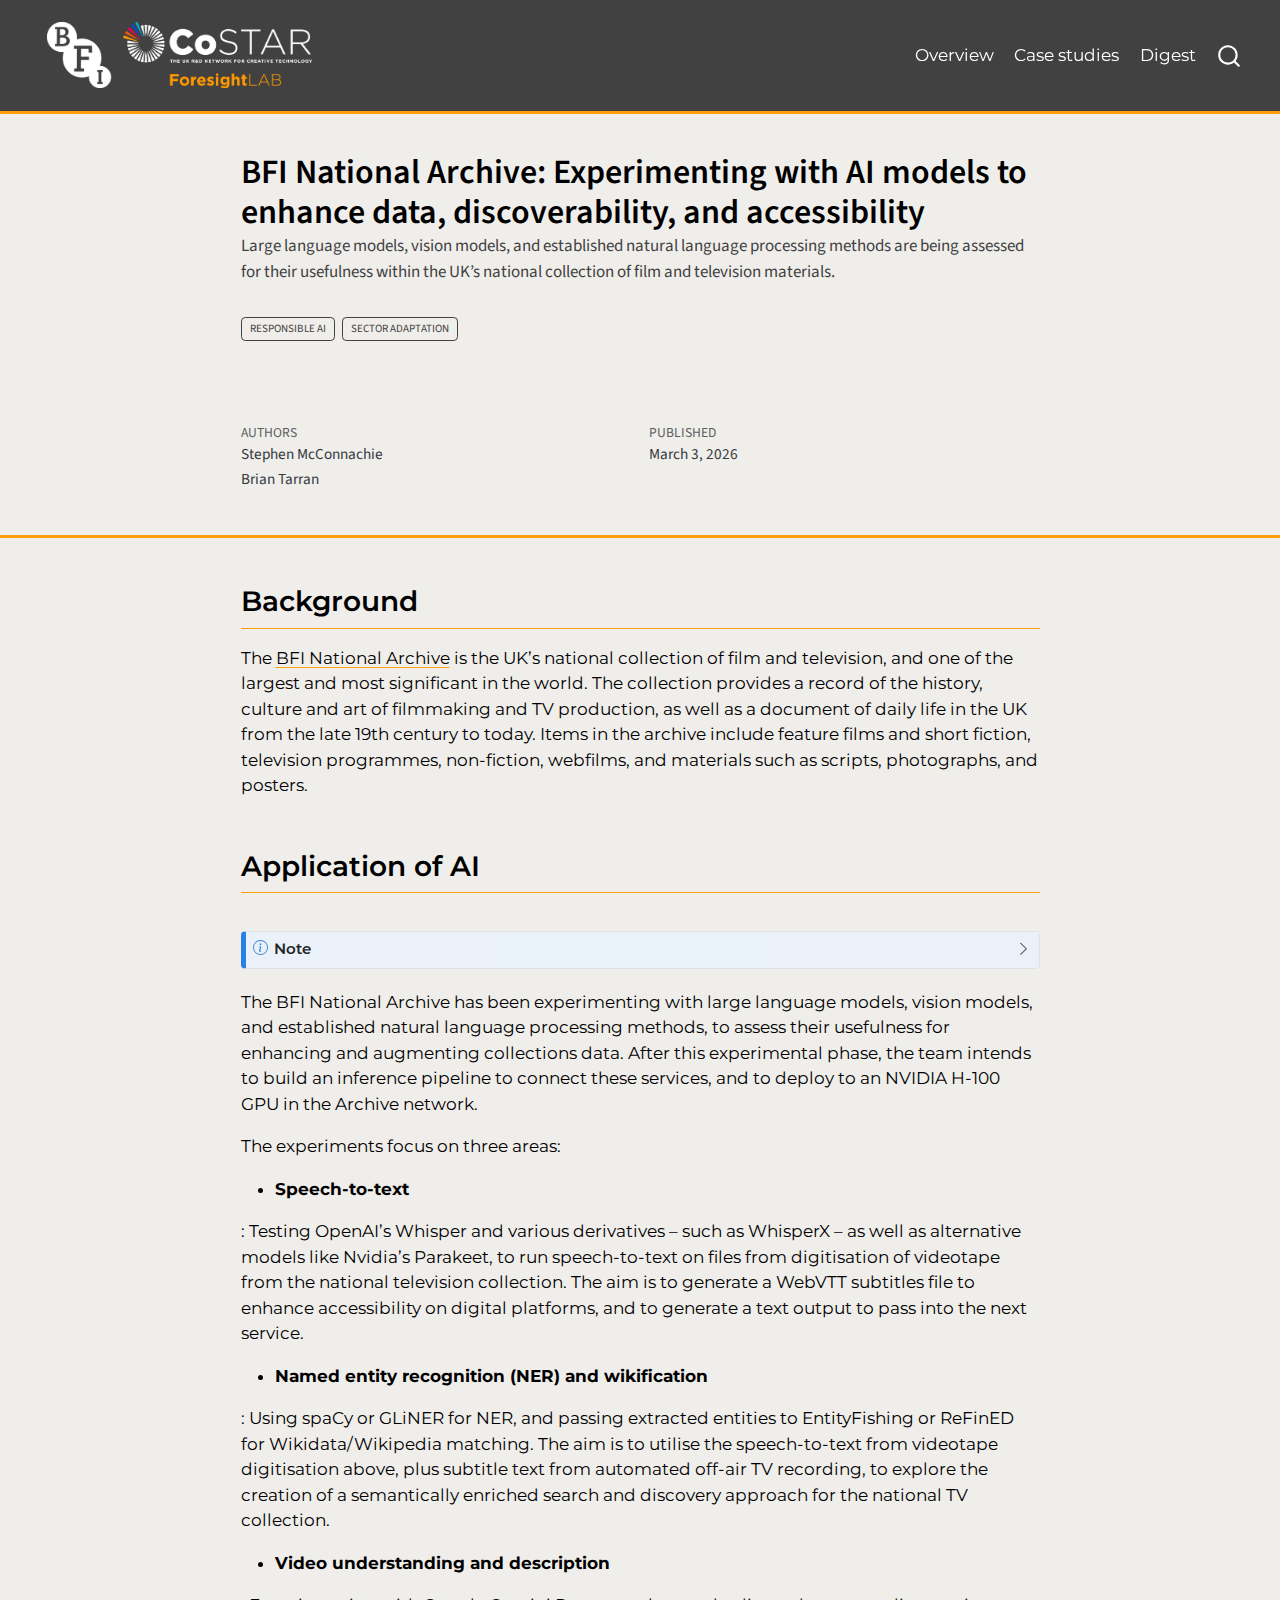
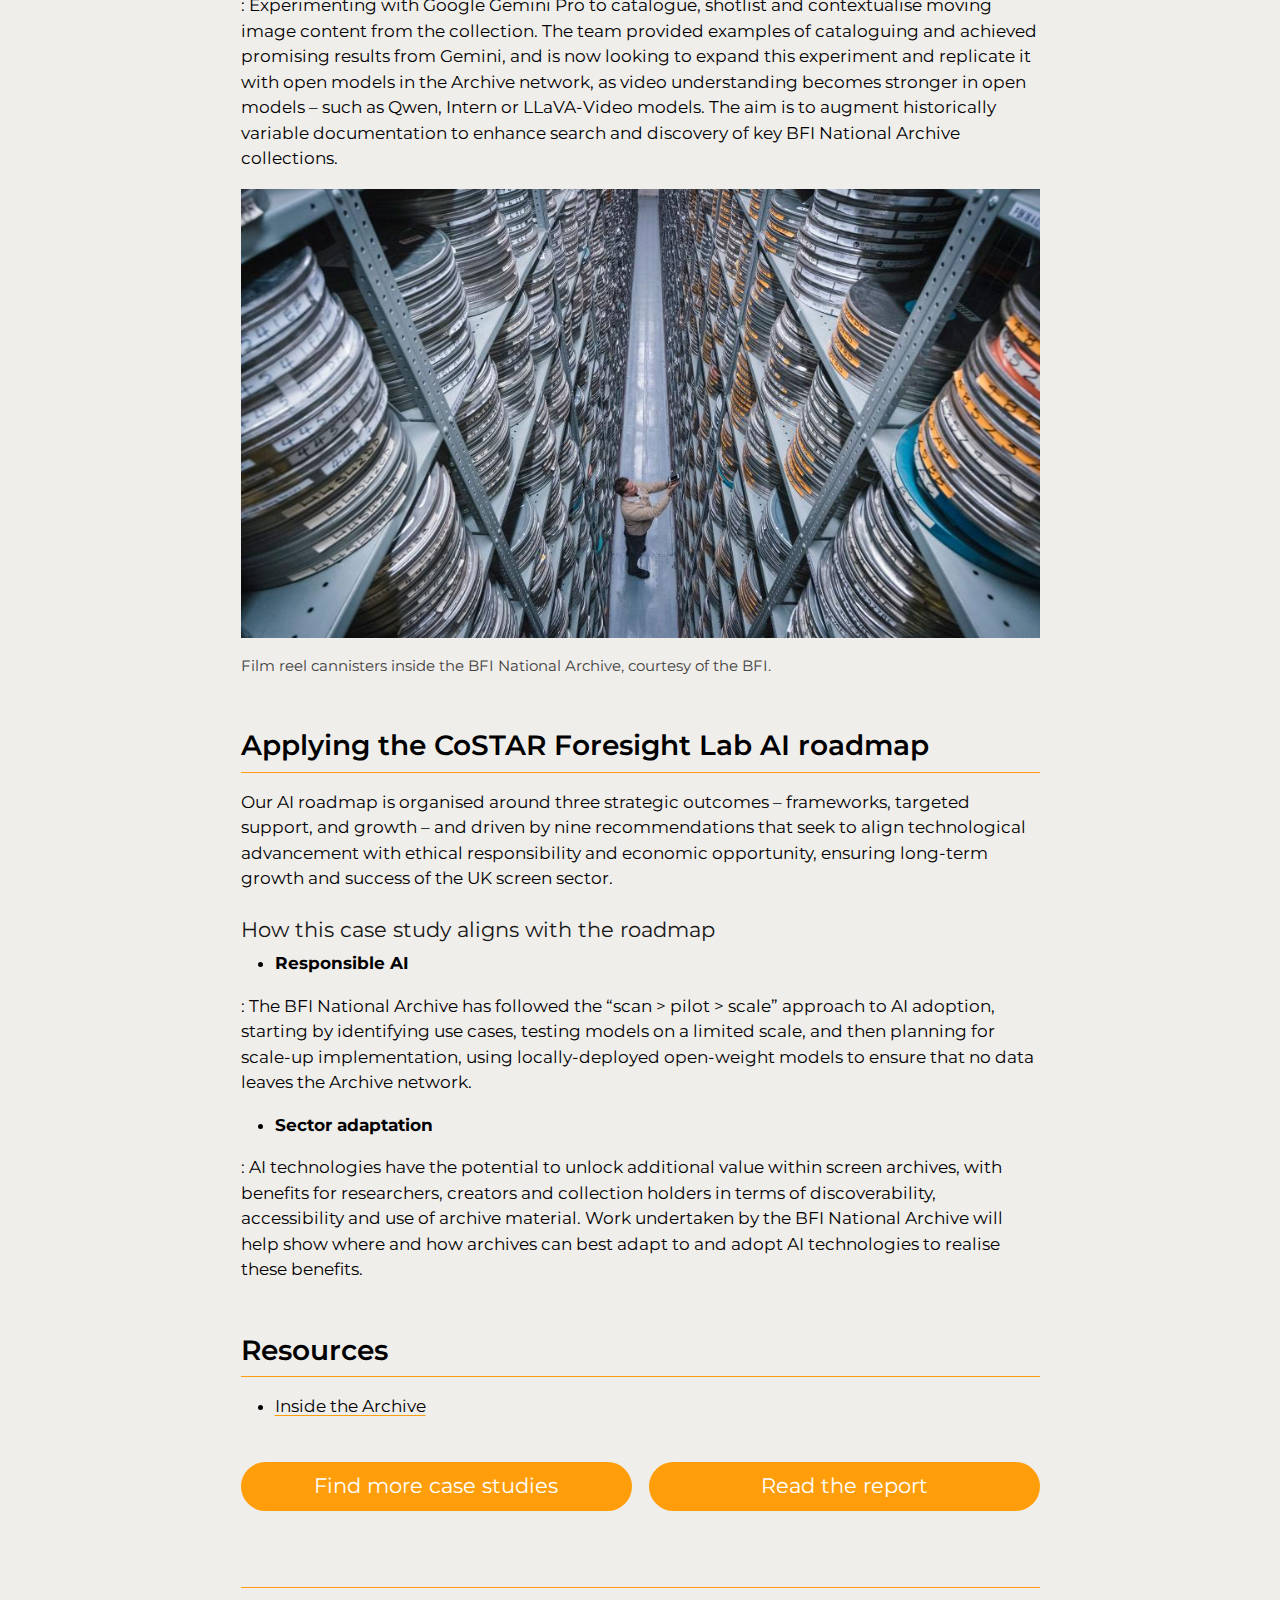
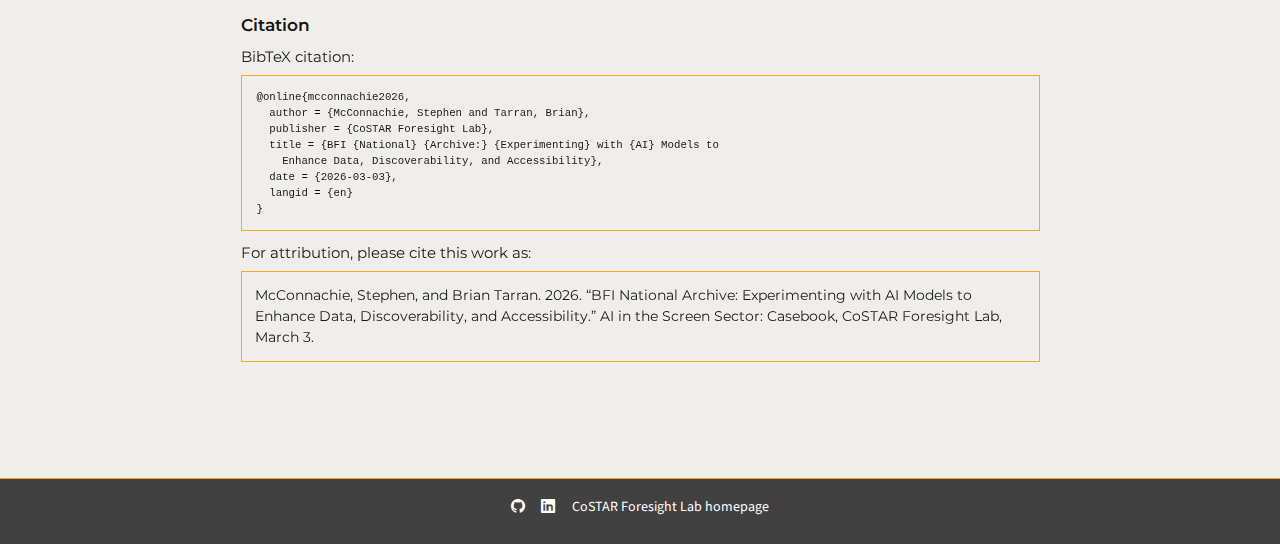
<file: case-studies/posts/bfi-national-archive/index.html>
<!DOCTYPE html>
<html xmlns="http://www.w3.org/1999/xhtml" lang="en" xml:lang="en"><head>

<meta charset="utf-8">
<meta name="generator" content="quarto-1.9.36">

<meta name="viewport" content="width=device-width, initial-scale=1.0, user-scalable=yes">

<meta name="author" content="Stephen McConnachie">
<meta name="author" content="Brian Tarran">
<meta name="dcterms.date" content="2026-03-03">
<meta name="description" content="Large language models, vision models, and established natural language processing methods are being assessed for their usefulness within the UK’s national collection of film and television materials.">

<title>BFI National Archive: Experimenting with AI models to enhance data, discoverability, and accessibility – AI in the Screen Sector: Casebook</title>
<style>
/* Default styles provided by pandoc.
** See https://pandoc.org/MANUAL.html#variables-for-html for config info.
*/
code{white-space: pre-wrap;}
span.smallcaps{font-variant: small-caps;}
div.columns{display: flex; gap: min(4vw, 1.5em);}
div.column{flex: auto; overflow-x: auto;}
div.hanging-indent{margin-left: 1.5em; text-indent: -1.5em;}
ul.task-list{list-style: none;}
ul.task-list li input[type="checkbox"] {
  width: 0.8em;
  margin: 0 0.8em 0.2em -1em; /* quarto-specific, see https://github.com/quarto-dev/quarto-cli/issues/4556 */ 
  vertical-align: middle;
}
</style>


<script src="../../../site_libs/quarto-nav/quarto-nav.js"></script>
<script src="../../../site_libs/quarto-nav/headroom.min.js"></script>
<script src="../../../site_libs/clipboard/clipboard.min.js"></script>
<script src="../../../site_libs/quarto-search/autocomplete.umd.js"></script>
<script src="../../../site_libs/quarto-search/fuse.min.js"></script>
<script src="../../../site_libs/quarto-search/quarto-search.js"></script>
<meta name="quarto:offset" content="../../../">
<script src="../../../site_libs/quarto-html/quarto.js" type="module"></script>
<script src="../../../site_libs/quarto-html/tabsets/tabsets.js" type="module"></script>
<script src="../../../site_libs/quarto-html/popper.min.js"></script>
<script src="../../../site_libs/quarto-html/tippy.umd.min.js"></script>
<script src="../../../site_libs/quarto-html/anchor.min.js"></script>
<link href="../../../site_libs/quarto-html/tippy.css" rel="stylesheet">
<link href="../../../site_libs/quarto-html/quarto-syntax-highlighting-845c23b38eaddc0f92fda52bfe77a8c8.css" rel="stylesheet" id="quarto-text-highlighting-styles">
<script src="../../../site_libs/bootstrap/bootstrap.min.js"></script>
<link href="../../../site_libs/bootstrap/bootstrap-icons.css" rel="stylesheet">
<link href="../../../site_libs/bootstrap/bootstrap-e9da6227bf37eca424d79c4b5985a326.min.css" rel="stylesheet" append-hash="true" id="quarto-bootstrap" data-mode="light">
<script id="quarto-search-options" type="application/json">{
  "location": "navbar",
  "copy-button": false,
  "collapse-after": 3,
  "panel-placement": "end",
  "type": "overlay",
  "limit": 50,
  "keyboard-shortcut": [
    "f",
    "/",
    "s"
  ],
  "show-item-context": false,
  "language": {
    "search-no-results-text": "No results",
    "search-matching-documents-text": "matching documents",
    "search-copy-link-title": "Copy link to search",
    "search-hide-matches-text": "Hide additional matches",
    "search-more-match-text": "more match in this document",
    "search-more-matches-text": "more matches in this document",
    "search-clear-button-title": "Clear",
    "search-text-placeholder": "",
    "search-detached-cancel-button-title": "Cancel",
    "search-submit-button-title": "Submit",
    "search-label": "Search"
  }
}</script>


<link rel="stylesheet" href="../../../styles.css">
</head>

<body class="nav-fixed fullcontent quarto-light">

<div id="quarto-search-results"></div>
  <header id="quarto-header" class="headroom fixed-top quarto-banner">
    <nav class="navbar navbar-expand-lg " data-bs-theme="dark">
      <div class="navbar-container container-fluid">
      <div class="navbar-brand-container mx-auto">
    <a href="../../../index.html" class="navbar-brand navbar-brand-logo">
    <img src="../../../images/header-logos.png" alt="" class="navbar-logo light-content">
    <img src="../../../images/header-logos.png" alt="" class="navbar-logo dark-content">
    </a>
  </div>
            <div id="quarto-search" class="" title="Search"></div>
          <button class="navbar-toggler" type="button" data-bs-toggle="collapse" data-bs-target="#navbarCollapse" aria-controls="navbarCollapse" role="menu" aria-expanded="false" aria-label="Toggle navigation" onclick="if (window.quartoToggleHeadroom) { window.quartoToggleHeadroom(); }">
  <span class="navbar-toggler-icon"></span>
</button>
          <div class="collapse navbar-collapse" id="navbarCollapse">
            <ul class="navbar-nav navbar-nav-scroll ms-auto">
  <li class="nav-item">
    <a class="nav-link" href="../../../index.html"> 
<span class="menu-text">Overview</span></a>
  </li>  
  <li class="nav-item">
    <a class="nav-link" href="../../../case-studies/index.html"> 
<span class="menu-text">Case studies</span></a>
  </li>  
  <li class="nav-item">
    <a class="nav-link" href="https://www.costarnetwork.co.uk/resources/ai-in-the-screen-sector-quarterly-digest-october-to-december-2025"> 
<span class="menu-text">Digest</span></a>
  </li>  
</ul>
          </div> <!-- /navcollapse -->
            <div class="quarto-navbar-tools">
</div>
      </div> <!-- /container-fluid -->
    </nav>
</header>
<!-- content -->
<header id="title-block-header" class="quarto-title-block default page-columns page-full">
  <div class="quarto-title-banner page-columns page-full">
    <div class="quarto-title column-body">
      <h1 class="title">BFI National Archive: Experimenting with AI models to enhance data, discoverability, and accessibility</h1>
                  <div>
        <div class="description">
          Large language models, vision models, and established natural language processing methods are being assessed for their usefulness within the UK’s national collection of film and television materials.
        </div>
      </div>
                          <div class="quarto-categories">
                <div class="quarto-category">Responsible AI</div>
                <div class="quarto-category">Sector adaptation</div>
              </div>
                  </div>
  </div>
    
  
  <div class="quarto-title-meta">

      <div>
      <div class="quarto-title-meta-heading">Authors</div>
      <div class="quarto-title-meta-contents">
               <p>Stephen McConnachie </p>
               <p>Brian Tarran </p>
            </div>
    </div>
      
      <div>
      <div class="quarto-title-meta-heading">Published</div>
      <div class="quarto-title-meta-contents">
        <p class="date">March 3, 2026</p>
      </div>
    </div>
    
      
    </div>
    
  
  </header><div id="quarto-content" class="quarto-container page-columns page-rows-contents page-layout-article page-navbar">
<!-- sidebar -->
<!-- margin-sidebar -->
    
<!-- main -->
<main class="content quarto-banner-title-block page-columns page-full" id="quarto-document-content">





<section id="background" class="level2">
<h2 class="anchored" data-anchor-id="background">Background</h2>
<p>The <a href="https://www.bfi.org.uk/bfi-national-archive">BFI National Archive</a> is the UK’s national collection of film and television, and one of the largest and most significant in the world. The collection provides a record of the history, culture and art of filmmaking and TV production, as well as a document of daily life in the UK from the late 19th century to today. Items in the archive include feature films and short fiction, television programmes, non-fiction, webfilms, and materials such as scripts, photographs, and posters.</p>
</section>
<section id="application-of-ai" class="level2 page-columns page-full">
<h2 class="anchored" data-anchor-id="application-of-ai">Application of AI</h2>
<div class="callout callout-style-default callout-note callout-titled">
<div class="callout-header d-flex align-content-center collapsed" data-bs-toggle="collapse" data-bs-target=".callout-1-contents" aria-controls="callout-1" aria-expanded="false" aria-label="Toggle callout">
<div class="callout-icon-container">
<i class="callout-icon"></i>
</div>
<div class="callout-title-container flex-fill">
Note
</div>
<div class="callout-btn-toggle d-inline-block border-0 py-1 ps-1 pe-0 float-end"><i class="callout-toggle"></i></div>
</div>
<div id="callout-1" class="callout-1-contents callout-collapse collapse">
<div class="callout-body-container callout-body">
<p>The text in this section has been updated following its inclusion in the June 2025 report, <a href="https://a.storyblok.com/f/313404/x/ac4c0235f7/ai-in-the-screen-sector.pdf"><em>AI in the Screen Sector: Perspectives and Paths Forward</em></a>.</p>
</div>
</div>
</div>
<p>The BFI National Archive has been experimenting with large language models, vision models, and established natural language processing methods, to assess their usefulness for enhancing and augmenting collections data. After this experimental phase, the team intends to build an inference pipeline to connect these services, and to deploy to an NVIDIA H-100 GPU in the Archive network.</p>
<p>The experiments focus on three areas:</p>
<ul>
<li><strong>Speech-to-text</strong></li>
</ul>
<p>: Testing OpenAI’s Whisper and various derivatives – such as WhisperX – as well as alternative models like Nvidia’s Parakeet, to run speech-to-text on files from digitisation of videotape from the national television collection. The aim is to generate a WebVTT subtitles file to enhance accessibility on digital platforms, and to generate a text output to pass into the next service.</p>
<ul>
<li><strong>Named entity recognition (NER) and wikification</strong></li>
</ul>
<p>: Using spaCy or GLiNER for NER, and passing extracted entities to EntityFishing or ReFinED for Wikidata/Wikipedia matching. The aim is to utilise the speech-to-text from videotape digitisation above, plus subtitle text from automated off-air TV recording, to explore the creation of a semantically enriched search and discovery approach for the national TV collection.</p>
<ul>
<li><strong>Video understanding and description</strong></li>
</ul>
<p>: Experimenting with Google Gemini Pro to catalogue, shotlist and contextualise moving image content from the collection. The team provided examples of cataloguing and achieved promising results from Gemini, and is now looking to expand this experiment and replicate it with open models in the Archive network, as video understanding becomes stronger in open models – such as Qwen, Intern or LLaVA-Video models. The aim is to augment historically variable documentation to enhance search and discovery of key BFI National Archive collections.</p>
<div class="column-body">
<p><img src="images/inside-bfi-national-archive-stacks-reels.jpg" class="img-fluid" alt="A photo from inside the BFI National Archive. An archive worker is shown standing between two tall walls of shelves containing film reel cannisters."></p>
</div>
<div class="figure-caption">
<p>Film reel cannisters inside the BFI National Archive, courtesy of the BFI.</p>
</div>
</section>
<section id="applying-the-costar-foresight-lab-ai-roadmap" class="level2">
<h2 class="anchored" data-anchor-id="applying-the-costar-foresight-lab-ai-roadmap">Applying the CoSTAR Foresight Lab AI roadmap</h2>
<p>Our AI roadmap is organised around three strategic outcomes – frameworks, targeted support, and growth – and driven by nine recommendations that seek to align technological advancement with ethical responsibility and economic opportunity, ensuring long-term growth and success of the UK screen sector.</p>
<section id="how-this-case-study-aligns-with-the-roadmap" class="level4">
<h4 class="anchored" data-anchor-id="how-this-case-study-aligns-with-the-roadmap">How this case study aligns with the roadmap</h4>
<ul>
<li><strong>Responsible AI</strong></li>
</ul>
<p>: The BFI National Archive has followed the “scan &gt; pilot &gt; scale” approach to AI adoption, starting by identifying use cases, testing models on a limited scale, and then planning for scale-up implementation, using locally-deployed open-weight models to ensure that no data leaves the Archive network.</p>
<ul>
<li><strong>Sector adaptation</strong></li>
</ul>
<p>: AI technologies have the potential to unlock additional value within screen archives, with benefits for researchers, creators and collection holders in terms of discoverability, accessibility and use of archive material. Work undertaken by the BFI National Archive will help show where and how archives can best adapt to and adopt AI technologies to realise these benefits.</p>
</section>
</section>
<section id="resources" class="level2">
<h2 class="anchored" data-anchor-id="resources">Resources</h2>
<ul>
<li><a href="https://www.bfi.org.uk/bfi-national-archive/inside-archive">Inside the Archive</a></li>
</ul>
<div class="grid gap-3 pb-3 pt-4">
<div class="g-col-12 g-col-sm-6">
<p><a href="../../../case-studies/index.html" class="btn-action btn btn-lg w-100" role="button">Find more case studies</a></p>
</div>
<div class="g-col-12 g-col-sm-6 mb-2">
<p><a href="https://a.storyblok.com/f/313404/x/ac4c0235f7/ai-in-the-screen-sector.pdf" class="btn-action btn btn-lg w-100" role="button">Read the report</a></p>
</div>
</div>


</section>

<div id="quarto-appendix" class="default"><section class="quarto-appendix-contents" id="quarto-citation"><h2 class="anchored quarto-appendix-heading">Citation</h2><div><div class="quarto-appendix-secondary-label">BibTeX citation:</div><pre class="sourceCode code-with-copy quarto-appendix-bibtex"><code class="sourceCode bibtex">@online{mcconnachie2026,
  author = {McConnachie, Stephen and Tarran, Brian},
  publisher = {CoSTAR Foresight Lab},
  title = {BFI {National} {Archive:} {Experimenting} with {AI} Models to
    Enhance Data, Discoverability, and Accessibility},
  date = {2026-03-03},
  langid = {en}
}
</code><button title="Copy to Clipboard" class="code-copy-button"><i class="bi"></i></button></pre><div class="quarto-appendix-secondary-label">For attribution, please cite this work as:</div><div id="ref-mcconnachie2026" class="csl-entry quarto-appendix-citeas" role="listitem">
McConnachie, Stephen, and Brian Tarran. 2026. <span>“BFI National
Archive: Experimenting with AI Models to Enhance Data, Discoverability,
and Accessibility.”</span> AI in the Screen Sector: Casebook, CoSTAR
Foresight Lab, March 3.
</div></div></section></div></main> <!-- /main -->
<script id="quarto-html-after-body" type="application/javascript">
  window.document.addEventListener("DOMContentLoaded", function (event) {
    const icon = "";
    const anchorJS = new window.AnchorJS();
    anchorJS.options = {
      placement: 'right',
      icon: icon
    };
    anchorJS.add('.anchored');
    const isCodeAnnotation = (el) => {
      for (const clz of el.classList) {
        if (clz.startsWith('code-annotation-')) {                     
          return true;
        }
      }
      return false;
    }
    const onCopySuccess = function(e) {
      // button target
      const button = e.trigger;
      // don't keep focus
      button.blur();
      // flash "checked"
      button.classList.add('code-copy-button-checked');
      var currentTitle = button.getAttribute("title");
      button.setAttribute("title", "Copied!");
      let tooltip;
      if (window.bootstrap) {
        button.setAttribute("data-bs-toggle", "tooltip");
        button.setAttribute("data-bs-placement", "left");
        button.setAttribute("data-bs-title", "Copied!");
        tooltip = new bootstrap.Tooltip(button, 
          { trigger: "manual", 
            customClass: "code-copy-button-tooltip",
            offset: [0, -8]});
        tooltip.show();    
      }
      setTimeout(function() {
        if (tooltip) {
          tooltip.hide();
          button.removeAttribute("data-bs-title");
          button.removeAttribute("data-bs-toggle");
          button.removeAttribute("data-bs-placement");
        }
        button.setAttribute("title", currentTitle);
        button.classList.remove('code-copy-button-checked');
      }, 1000);
      // clear code selection
      e.clearSelection();
    }
    const getTextToCopy = function(trigger) {
      const outerScaffold = trigger.parentElement.cloneNode(true);
      const codeEl = outerScaffold.querySelector('code');
      for (const childEl of codeEl.children) {
        if (isCodeAnnotation(childEl)) {
          childEl.remove();
        }
      }
      return codeEl.innerText;
    }
    const clipboard = new window.ClipboardJS('.code-copy-button:not([data-in-quarto-modal])', {
      text: getTextToCopy
    });
    clipboard.on('success', onCopySuccess);
    if (window.document.getElementById('quarto-embedded-source-code-modal')) {
      const clipboardModal = new window.ClipboardJS('.code-copy-button[data-in-quarto-modal]', {
        text: getTextToCopy,
        container: window.document.getElementById('quarto-embedded-source-code-modal')
      });
      clipboardModal.on('success', onCopySuccess);
    }
      var localhostRegex = new RegExp(/^(?:http|https):\/\/localhost\:?[0-9]*\//);
      var mailtoRegex = new RegExp(/^mailto:/);
        var filterRegex = new RegExp('/' + window.location.host + '/');
      var isInternal = (href) => {
          return filterRegex.test(href) || localhostRegex.test(href) || mailtoRegex.test(href);
      }
      // Inspect non-navigation links and adorn them if external
     var links = window.document.querySelectorAll('a[href]:not(.nav-link):not(.navbar-brand):not(.toc-action):not(.sidebar-link):not(.sidebar-item-toggle):not(.pagination-link):not(.no-external):not([aria-hidden]):not(.dropdown-item):not(.quarto-navigation-tool):not(.about-link)');
      for (var i=0; i<links.length; i++) {
        const link = links[i];
        if (!isInternal(link.href)) {
          // undo the damage that might have been done by quarto-nav.js in the case of
          // links that we want to consider external
          if (link.dataset.originalHref !== undefined) {
            link.href = link.dataset.originalHref;
          }
        }
      }
    function tippyHover(el, contentFn, onTriggerFn, onUntriggerFn) {
      const config = {
        allowHTML: true,
        maxWidth: 500,
        delay: 100,
        arrow: false,
        appendTo: function(el) {
            return el.parentElement;
        },
        interactive: true,
        interactiveBorder: 10,
        theme: 'quarto',
        placement: 'bottom-start',
      };
      if (contentFn) {
        config.content = contentFn;
      }
      if (onTriggerFn) {
        config.onTrigger = onTriggerFn;
      }
      if (onUntriggerFn) {
        config.onUntrigger = onUntriggerFn;
      }
      window.tippy(el, config); 
    }
    const noterefs = window.document.querySelectorAll('a[role="doc-noteref"]');
    for (var i=0; i<noterefs.length; i++) {
      const ref = noterefs[i];
      tippyHover(ref, function() {
        // use id or data attribute instead here
        let href = ref.getAttribute('data-footnote-href') || ref.getAttribute('href');
        try { href = new URL(href).hash; } catch {}
        const id = href.replace(/^#\/?/, "");
        const note = window.document.getElementById(id);
        if (note) {
          return note.innerHTML;
        } else {
          return "";
        }
      });
    }
    const xrefs = window.document.querySelectorAll('a.quarto-xref');
    const processXRef = (id, note) => {
      // Strip column container classes
      const stripColumnClz = (el) => {
        el.classList.remove("page-full", "page-columns");
        if (el.children) {
          for (const child of el.children) {
            stripColumnClz(child);
          }
        }
      }
      stripColumnClz(note)
      if (id === null || id.startsWith('sec-')) {
        // Special case sections, only their first couple elements
        const container = document.createElement("div");
        if (note.children && note.children.length > 2) {
          container.appendChild(note.children[0].cloneNode(true));
          for (let i = 1; i < note.children.length; i++) {
            const child = note.children[i];
            if (child.tagName === "P" && child.innerText === "") {
              continue;
            } else {
              container.appendChild(child.cloneNode(true));
              break;
            }
          }
          if (window.Quarto?.typesetMath) {
            window.Quarto.typesetMath(container);
          }
          return container.innerHTML
        } else {
          if (window.Quarto?.typesetMath) {
            window.Quarto.typesetMath(note);
          }
          return note.innerHTML;
        }
      } else {
        // Remove any anchor links if they are present
        const anchorLink = note.querySelector('a.anchorjs-link');
        if (anchorLink) {
          anchorLink.remove();
        }
        if (window.Quarto?.typesetMath) {
          window.Quarto.typesetMath(note);
        }
        if (note.classList.contains("callout")) {
          return note.outerHTML;
        } else {
          return note.innerHTML;
        }
      }
    }
    for (var i=0; i<xrefs.length; i++) {
      const xref = xrefs[i];
      tippyHover(xref, undefined, function(instance) {
        instance.disable();
        let url = xref.getAttribute('href');
        let hash = undefined; 
        if (url.startsWith('#')) {
          hash = url;
        } else {
          try { hash = new URL(url).hash; } catch {}
        }
        if (hash) {
          const id = hash.replace(/^#\/?/, "");
          const note = window.document.getElementById(id);
          if (note !== null) {
            try {
              const html = processXRef(id, note.cloneNode(true));
              instance.setContent(html);
            } finally {
              instance.enable();
              instance.show();
            }
          } else {
            // See if we can fetch this
            fetch(url.split('#')[0])
            .then(res => res.text())
            .then(html => {
              const parser = new DOMParser();
              const htmlDoc = parser.parseFromString(html, "text/html");
              const note = htmlDoc.getElementById(id);
              if (note !== null) {
                const html = processXRef(id, note);
                instance.setContent(html);
              } 
            }).finally(() => {
              instance.enable();
              instance.show();
            });
          }
        } else {
          // See if we can fetch a full url (with no hash to target)
          // This is a special case and we should probably do some content thinning / targeting
          fetch(url)
          .then(res => res.text())
          .then(html => {
            const parser = new DOMParser();
            const htmlDoc = parser.parseFromString(html, "text/html");
            const note = htmlDoc.querySelector('main.content');
            if (note !== null) {
              // This should only happen for chapter cross references
              // (since there is no id in the URL)
              // remove the first header
              if (note.children.length > 0 && note.children[0].tagName === "HEADER") {
                note.children[0].remove();
              }
              const html = processXRef(null, note);
              instance.setContent(html);
            } 
          }).finally(() => {
            instance.enable();
            instance.show();
          });
        }
      }, function(instance) {
      });
    }
        let selectedAnnoteEl;
        const selectorForAnnotation = ( cell, annotation) => {
          let cellAttr = 'data-code-cell="' + cell + '"';
          let lineAttr = 'data-code-annotation="' +  annotation + '"';
          const selector = 'span[' + cellAttr + '][' + lineAttr + ']';
          return selector;
        }
        const selectCodeLines = (annoteEl) => {
          const doc = window.document;
          const targetCell = annoteEl.getAttribute("data-target-cell");
          const targetAnnotation = annoteEl.getAttribute("data-target-annotation");
          const annoteSpan = window.document.querySelector(selectorForAnnotation(targetCell, targetAnnotation));
          const lines = annoteSpan.getAttribute("data-code-lines").split(",");
          const lineIds = lines.map((line) => {
            return targetCell + "-" + line;
          })
          let top = null;
          let height = null;
          let parent = null;
          if (lineIds.length > 0) {
              //compute the position of the single el (top and bottom and make a div)
              const el = window.document.getElementById(lineIds[0]);
              top = el.offsetTop;
              height = el.offsetHeight;
              parent = el.parentElement.parentElement;
            if (lineIds.length > 1) {
              const lastEl = window.document.getElementById(lineIds[lineIds.length - 1]);
              const bottom = lastEl.offsetTop + lastEl.offsetHeight;
              height = bottom - top;
            }
            if (top !== null && height !== null && parent !== null) {
              // cook up a div (if necessary) and position it 
              let div = window.document.getElementById("code-annotation-line-highlight");
              if (div === null) {
                div = window.document.createElement("div");
                div.setAttribute("id", "code-annotation-line-highlight");
                div.style.position = 'absolute';
                parent.appendChild(div);
              }
              div.style.top = top - 2 + "px";
              div.style.height = height + 4 + "px";
              div.style.left = 0;
              let gutterDiv = window.document.getElementById("code-annotation-line-highlight-gutter");
              if (gutterDiv === null) {
                gutterDiv = window.document.createElement("div");
                gutterDiv.setAttribute("id", "code-annotation-line-highlight-gutter");
                gutterDiv.style.position = 'absolute';
                const codeCell = window.document.getElementById(targetCell);
                const gutter = codeCell.querySelector('.code-annotation-gutter');
                gutter.appendChild(gutterDiv);
              }
              gutterDiv.style.top = top - 2 + "px";
              gutterDiv.style.height = height + 4 + "px";
            }
            selectedAnnoteEl = annoteEl;
          }
        };
        const unselectCodeLines = () => {
          const elementsIds = ["code-annotation-line-highlight", "code-annotation-line-highlight-gutter"];
          elementsIds.forEach((elId) => {
            const div = window.document.getElementById(elId);
            if (div) {
              div.remove();
            }
          });
          selectedAnnoteEl = undefined;
        };
          // Handle positioning of the toggle
      window.addEventListener(
        "resize",
        throttle(() => {
          elRect = undefined;
          if (selectedAnnoteEl) {
            selectCodeLines(selectedAnnoteEl);
          }
        }, 10)
      );
      function throttle(fn, ms) {
      let throttle = false;
      let timer;
        return (...args) => {
          if(!throttle) { // first call gets through
              fn.apply(this, args);
              throttle = true;
          } else { // all the others get throttled
              if(timer) clearTimeout(timer); // cancel #2
              timer = setTimeout(() => {
                fn.apply(this, args);
                timer = throttle = false;
              }, ms);
          }
        };
      }
        // Attach click handler to the DT
        const annoteDls = window.document.querySelectorAll('dt[data-target-cell]');
        for (const annoteDlNode of annoteDls) {
          annoteDlNode.addEventListener('click', (event) => {
            const clickedEl = event.target;
            if (clickedEl !== selectedAnnoteEl) {
              unselectCodeLines();
              const activeEl = window.document.querySelector('dt[data-target-cell].code-annotation-active');
              if (activeEl) {
                activeEl.classList.remove('code-annotation-active');
              }
              selectCodeLines(clickedEl);
              clickedEl.classList.add('code-annotation-active');
            } else {
              // Unselect the line
              unselectCodeLines();
              clickedEl.classList.remove('code-annotation-active');
            }
          });
        }
    const findCites = (el) => {
      const parentEl = el.parentElement;
      if (parentEl) {
        const cites = parentEl.dataset.cites;
        if (cites) {
          return {
            el,
            cites: cites.split(' ')
          };
        } else {
          return findCites(el.parentElement)
        }
      } else {
        return undefined;
      }
    };
    var bibliorefs = window.document.querySelectorAll('a[role="doc-biblioref"]');
    for (var i=0; i<bibliorefs.length; i++) {
      const ref = bibliorefs[i];
      const citeInfo = findCites(ref);
      if (citeInfo) {
        tippyHover(citeInfo.el, function() {
          var popup = window.document.createElement('div');
          citeInfo.cites.forEach(function(cite) {
            var citeDiv = window.document.createElement('div');
            citeDiv.classList.add('hanging-indent');
            citeDiv.classList.add('csl-entry');
            var biblioDiv = window.document.getElementById('ref-' + cite);
            if (biblioDiv) {
              citeDiv.innerHTML = biblioDiv.innerHTML;
            }
            popup.appendChild(citeDiv);
          });
          return popup.innerHTML;
        });
      }
    }
  });
  </script>
</div> <!-- /content -->
<footer class="footer">
  <div class="nav-footer">
    <div class="nav-footer-left">
      &nbsp;
    </div>   
    <div class="nav-footer-center">
      <ul class="footer-items list-unstyled">
    <li class="nav-item compact">
    <a class="nav-link" href="https://github.com/brtarran/ai-case-studies">
      <i class="bi bi-github" role="img" aria-label="GitHub">
</i> 
    </a>
  </li>  
    <li class="nav-item compact">
    <a class="nav-link" href="https://www.linkedin.com/showcase/costar-foresight-lab">
      <i class="bi bi-linkedin" role="img" aria-label="LinkedIn">
</i> 
    </a>
  </li>  
    <li class="nav-item">
    <a class="nav-link" href="https://www.costarnetwork.co.uk/labs/foresightlab">
<p>CoSTAR Foresight Lab homepage</p>
</a>
  </li>  
</ul>
    </div>
    <div class="nav-footer-right">
      &nbsp;
    </div>
  </div>
</footer>




</body></html>
</file>
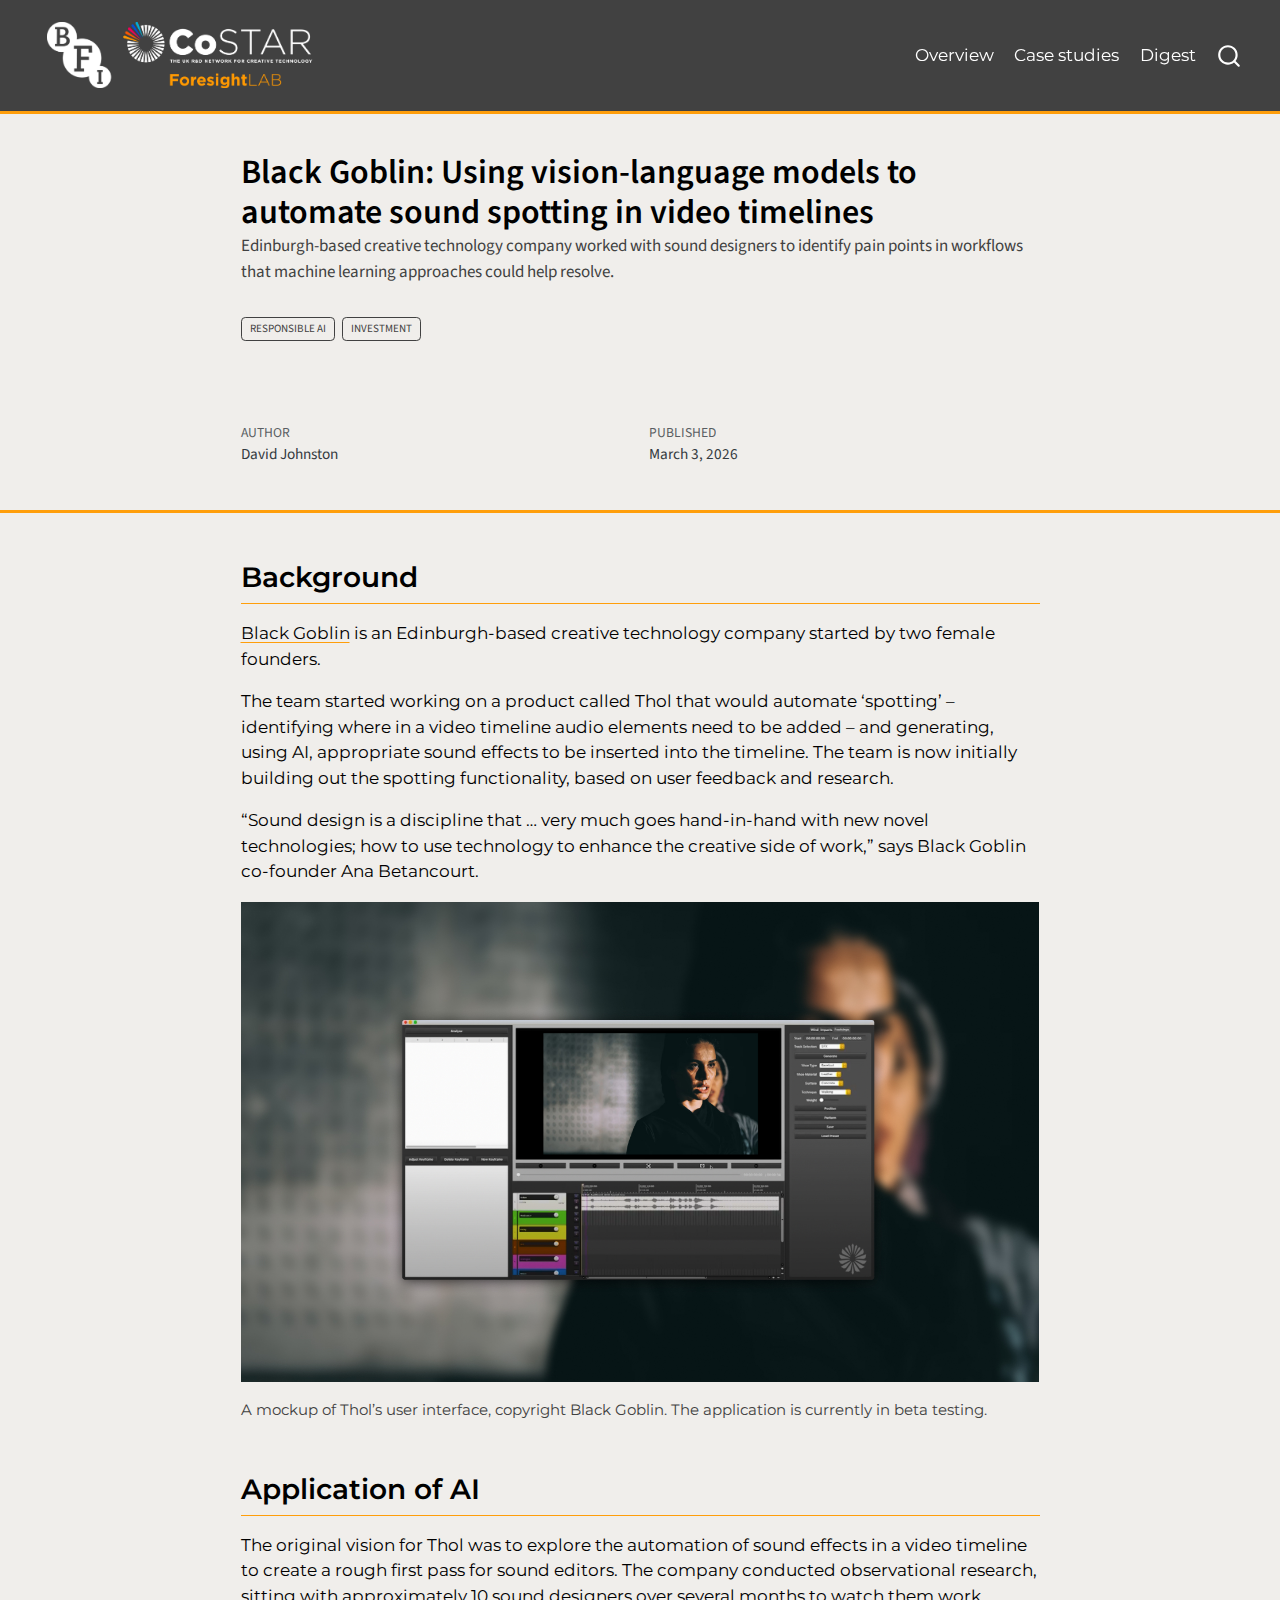
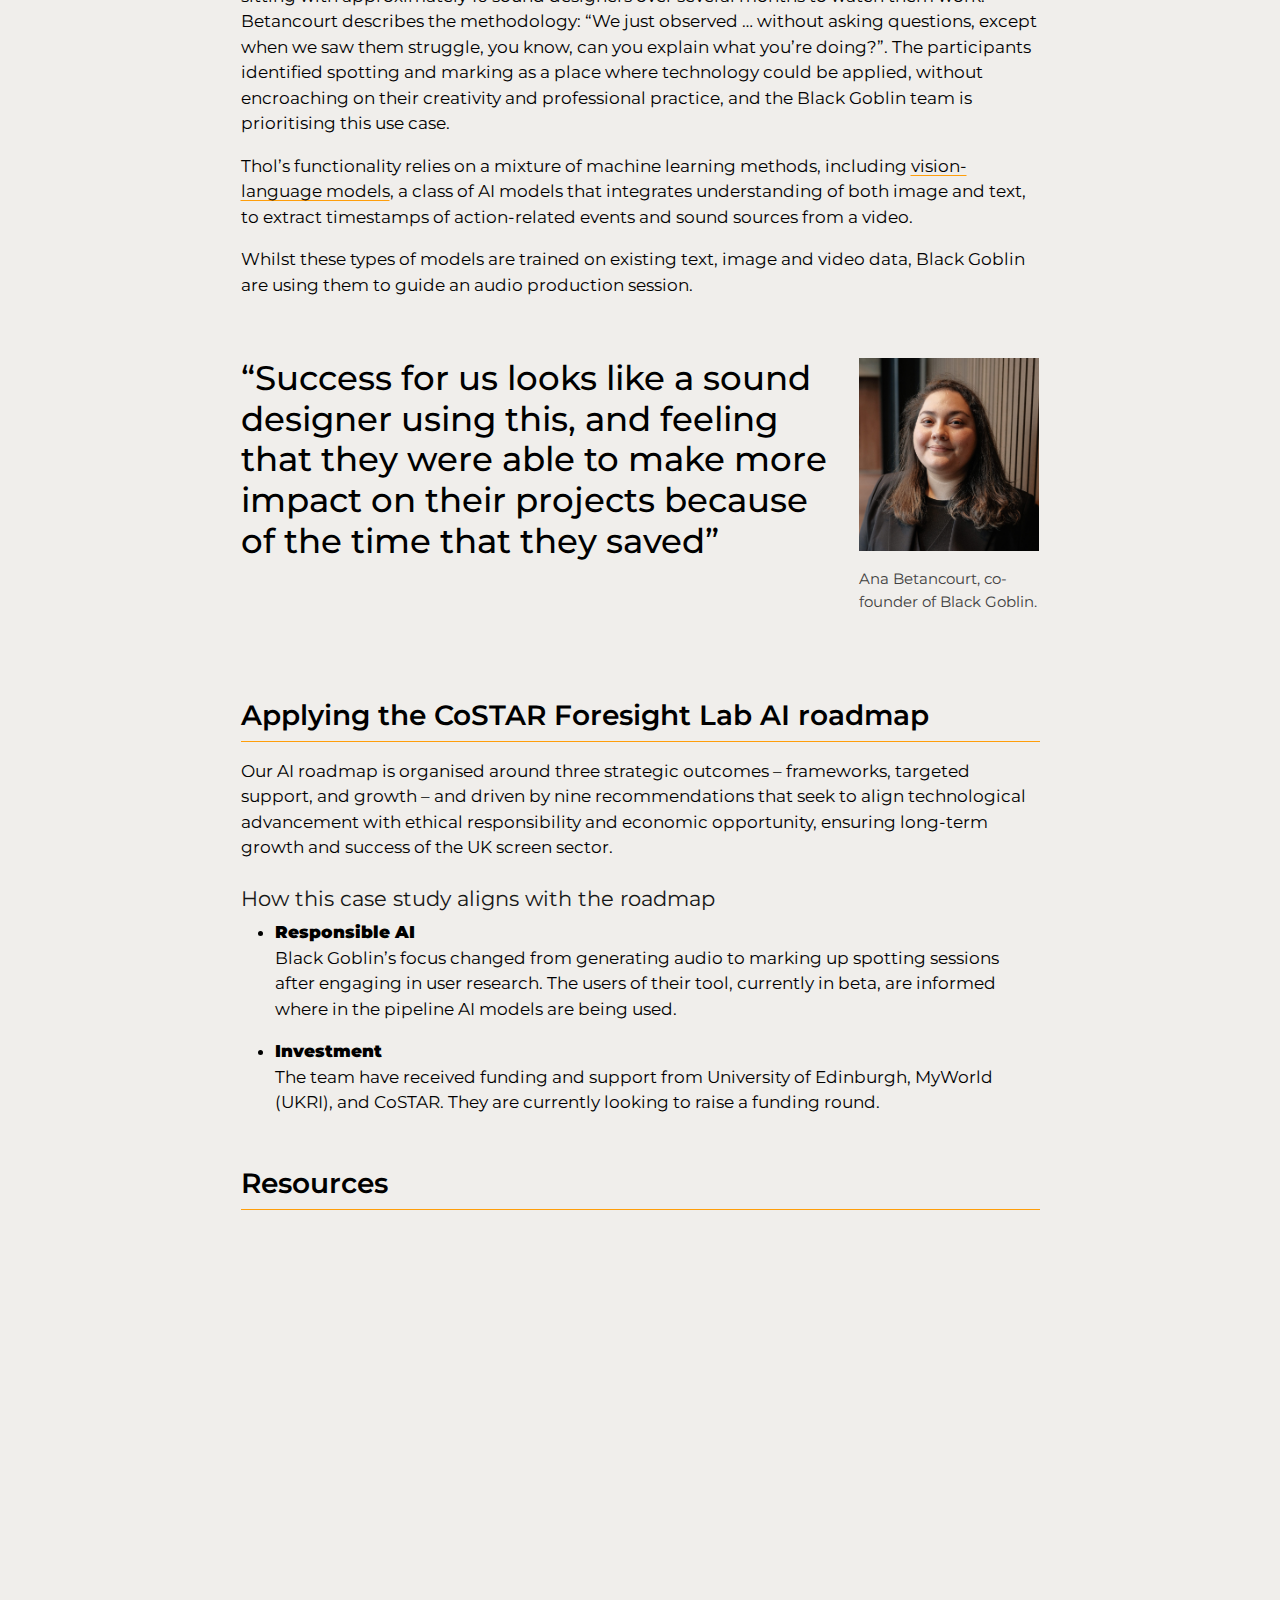
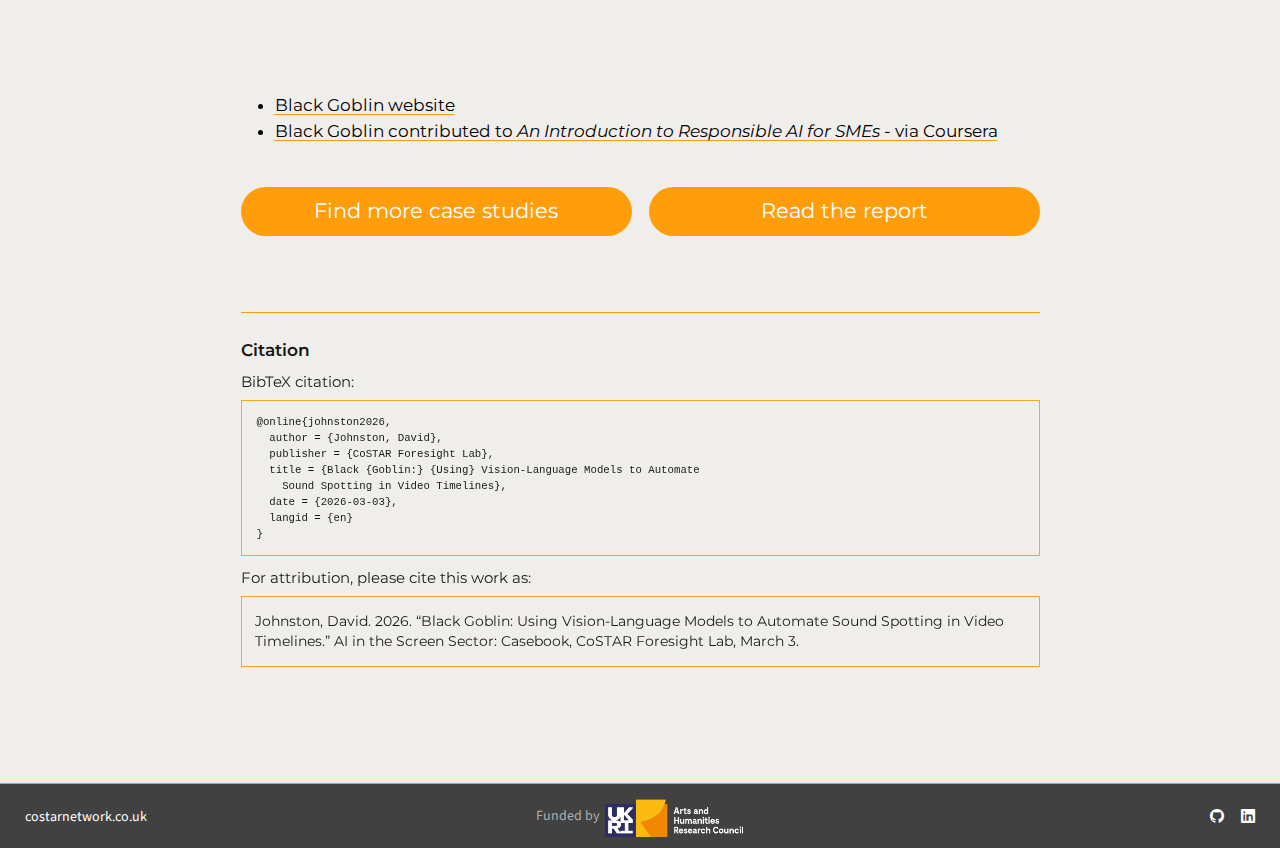
<file: case-studies/posts/black-goblin/index.html>
<!DOCTYPE html>
<html xmlns="http://www.w3.org/1999/xhtml" lang="en" xml:lang="en"><head>

<meta charset="utf-8">
<meta name="generator" content="quarto-1.9.36">

<meta name="viewport" content="width=device-width, initial-scale=1.0, user-scalable=yes">

<meta name="author" content="David Johnston">
<meta name="dcterms.date" content="2026-03-03">
<meta name="description" content="Edinburgh-based creative technology company worked with sound designers to identify pain points in workflows that machine learning approaches could help resolve.">

<title>Black Goblin: Using vision-language models to automate sound spotting in video timelines – AI in the Screen Sector: Casebook</title>
<style>
/* Default styles provided by pandoc.
** See https://pandoc.org/MANUAL.html#variables-for-html for config info.
*/
code{white-space: pre-wrap;}
span.smallcaps{font-variant: small-caps;}
div.columns{display: flex; gap: min(4vw, 1.5em);}
div.column{flex: auto; overflow-x: auto;}
div.hanging-indent{margin-left: 1.5em; text-indent: -1.5em;}
ul.task-list{list-style: none;}
ul.task-list li input[type="checkbox"] {
  width: 0.8em;
  margin: 0 0.8em 0.2em -1em; /* quarto-specific, see https://github.com/quarto-dev/quarto-cli/issues/4556 */ 
  vertical-align: middle;
}
</style>


<script src="../../../site_libs/quarto-nav/quarto-nav.js"></script>
<script src="../../../site_libs/quarto-nav/headroom.min.js"></script>
<script src="../../../site_libs/clipboard/clipboard.min.js"></script>
<script src="../../../site_libs/quarto-search/autocomplete.umd.js"></script>
<script src="../../../site_libs/quarto-search/fuse.min.js"></script>
<script src="../../../site_libs/quarto-search/quarto-search.js"></script>
<meta name="quarto:offset" content="../../../">
<script src="../../../site_libs/quarto-html/quarto.js" type="module"></script>
<script src="../../../site_libs/quarto-html/tabsets/tabsets.js" type="module"></script>
<script src="../../../site_libs/quarto-html/popper.min.js"></script>
<script src="../../../site_libs/quarto-html/tippy.umd.min.js"></script>
<script src="../../../site_libs/quarto-html/anchor.min.js"></script>
<link href="../../../site_libs/quarto-html/tippy.css" rel="stylesheet">
<link href="../../../site_libs/quarto-html/quarto-syntax-highlighting-845c23b38eaddc0f92fda52bfe77a8c8.css" rel="stylesheet" id="quarto-text-highlighting-styles">
<script src="../../../site_libs/bootstrap/bootstrap.min.js"></script>
<link href="../../../site_libs/bootstrap/bootstrap-icons.css" rel="stylesheet">
<link href="../../../site_libs/bootstrap/bootstrap-a7a144fff41d8dd5fd94b558b96102a7.min.css" rel="stylesheet" append-hash="true" id="quarto-bootstrap" data-mode="light">
<script id="quarto-search-options" type="application/json">{
  "location": "navbar",
  "copy-button": false,
  "collapse-after": 3,
  "panel-placement": "end",
  "type": "overlay",
  "limit": 50,
  "keyboard-shortcut": [
    "f",
    "/",
    "s"
  ],
  "show-item-context": false,
  "language": {
    "search-no-results-text": "No results",
    "search-matching-documents-text": "matching documents",
    "search-copy-link-title": "Copy link to search",
    "search-hide-matches-text": "Hide additional matches",
    "search-more-match-text": "more match in this document",
    "search-more-matches-text": "more matches in this document",
    "search-clear-button-title": "Clear",
    "search-text-placeholder": "",
    "search-detached-cancel-button-title": "Cancel",
    "search-submit-button-title": "Submit",
    "search-label": "Search"
  }
}</script>


<link rel="stylesheet" href="../../../styles.css">
</head>

<body class="nav-fixed fullcontent quarto-light">

<div id="quarto-search-results"></div>
  <header id="quarto-header" class="headroom fixed-top quarto-banner">
    <nav class="navbar navbar-expand-lg " data-bs-theme="dark">
      <div class="navbar-container container-fluid">
      <div class="navbar-brand-container mx-auto">
    <a href="../../../index.html" class="navbar-brand navbar-brand-logo">
    <img src="../../../images/header-logos.png" alt="" class="navbar-logo light-content">
    <img src="../../../images/header-logos.png" alt="" class="navbar-logo dark-content">
    </a>
  </div>
            <div id="quarto-search" class="" title="Search"></div>
          <button class="navbar-toggler" type="button" data-bs-toggle="collapse" data-bs-target="#navbarCollapse" aria-controls="navbarCollapse" role="menu" aria-expanded="false" aria-label="Toggle navigation" onclick="if (window.quartoToggleHeadroom) { window.quartoToggleHeadroom(); }">
  <span class="navbar-toggler-icon"></span>
</button>
          <div class="collapse navbar-collapse" id="navbarCollapse">
            <ul class="navbar-nav navbar-nav-scroll ms-auto">
  <li class="nav-item">
    <a class="nav-link" href="../../../index.html"> 
<span class="menu-text">Overview</span></a>
  </li>  
  <li class="nav-item">
    <a class="nav-link" href="../../../case-studies/index.html"> 
<span class="menu-text">Case studies</span></a>
  </li>  
  <li class="nav-item">
    <a class="nav-link" href="https://www.costarnetwork.co.uk/resources/ai-in-the-screen-sector-quarterly-digest-october-to-december-2025"> 
<span class="menu-text">Digest</span></a>
  </li>  
</ul>
          </div> <!-- /navcollapse -->
            <div class="quarto-navbar-tools">
</div>
      </div> <!-- /container-fluid -->
    </nav>
</header>
<!-- content -->
<header id="title-block-header" class="quarto-title-block default page-columns page-full">
  <div class="quarto-title-banner page-columns page-full">
    <div class="quarto-title column-body">
      <h1 class="title">Black Goblin: Using vision-language models to automate sound spotting in video timelines</h1>
                  <div>
        <div class="description">
          Edinburgh-based creative technology company worked with sound designers to identify pain points in workflows that machine learning approaches could help resolve.
        </div>
      </div>
                          <div class="quarto-categories">
                <div class="quarto-category">Responsible AI</div>
                <div class="quarto-category">Investment</div>
              </div>
                  </div>
  </div>
    
  
  <div class="quarto-title-meta">

      <div>
      <div class="quarto-title-meta-heading">Author</div>
      <div class="quarto-title-meta-contents">
               <p>David Johnston </p>
            </div>
    </div>
      
      <div>
      <div class="quarto-title-meta-heading">Published</div>
      <div class="quarto-title-meta-contents">
        <p class="date">March 3, 2026</p>
      </div>
    </div>
    
      
    </div>
    
  
  </header><div id="quarto-content" class="quarto-container page-columns page-rows-contents page-layout-article page-navbar">
<!-- sidebar -->
<!-- margin-sidebar -->
    
<!-- main -->
<main class="content quarto-banner-title-block page-columns page-full" id="quarto-document-content">





<section id="background" class="level2 page-columns page-full">
<h2 class="anchored" data-anchor-id="background">Background</h2>
<p><a href="https://blackgoblinaudio.co.uk/">Black Goblin</a> is an Edinburgh-based creative technology company started by two female founders.</p>
<p>The team started working on a product called Thol that would automate ‘spotting’ – identifying where in a video timeline audio elements need to be added – and generating, using AI, appropriate sound effects to be inserted into the timeline. The team is now initially building out the spotting functionality, based on user feedback and research.</p>
<p>“Sound design is a discipline that … very much goes hand-in-hand with new novel technologies; how to use technology to enhance the creative side of work,” says Black Goblin co-founder Ana Betancourt.</p>
<div class="column-body">
<p><img src="images/thol-feature.jpg" class="img-fluid" alt="A mockup of Thol’s user interface. The image shows a video timeline with timecodes and a list of sound effects to be added to the timeline."></p>
</div>
<div class="figure-caption">
<p>A mockup of Thol’s user interface, copyright Black Goblin. The application is currently in beta testing.</p>
</div>
</section>
<section id="application-of-ai" class="level2 page-columns page-full">
<h2 class="anchored" data-anchor-id="application-of-ai">Application of AI</h2>
<p>The original vision for Thol was to explore the automation of sound effects in a video timeline to create a rough first pass for sound editors. The company conducted observational research, sitting with approximately 10 sound designers over several months to watch them work. Betancourt describes the methodology: “We just observed … without asking questions, except when we saw them struggle, you know, can you explain what you’re doing?”. The participants identified spotting and marking as&nbsp;a place where technology could be applied, without encroaching on their creativity and professional practice, and the Black Goblin team is prioritising this use case.</p>
<p>Thol’s functionality relies on a mixture of machine learning methods, including <a href="https://huggingface.co/blog/vlms">vision-language models</a>, a class of AI models that integrates understanding of both image and text, to extract timestamps of action-related events and sound sources from a video.</p>
<p>Whilst these types of models are trained on existing text, image and video data, Black Goblin are using them to guide an audio production session.</p>
<div class="column-body">
<div class="pullquote-container">
<div class="grid gap-6 pb-3 pt-4">
<div class="g-col-12 g-col-sm-9">
<div class="pullquote">
<p>“Success for us looks like a sound designer using this, and feeling that they were able to make more impact on their projects because of the time that they saved”</p>
</div>
</div>
<div class="g-col-12 g-col-sm-3">
<p><img src="images/black_goblin-ana_betancourt.jpg" class="img-fluid" alt="Black Goblin’s co-founder, Ana Betancourt"></p>
<div class="figure-caption">
<p>Ana Betancourt, co-founder of Black Goblin.</p>
</div>
</div>
</div>
</div>
</div>
</section>
<section id="applying-the-costar-foresight-lab-ai-roadmap" class="level2">
<h2 class="anchored" data-anchor-id="applying-the-costar-foresight-lab-ai-roadmap">Applying the CoSTAR Foresight Lab AI roadmap</h2>
<p>Our AI roadmap is organised around three strategic outcomes – frameworks, targeted support, and growth – and driven by nine recommendations that seek to align technological advancement with ethical responsibility and economic opportunity, ensuring long-term growth and success of the UK screen sector.</p>
<section id="how-this-case-study-aligns-with-the-roadmap" class="level4">
<h4 class="anchored" data-anchor-id="how-this-case-study-aligns-with-the-roadmap">How this case study aligns with the roadmap</h4>
<ul>
<li><dl>
<dt><strong>Responsible AI</strong></dt>
<dd>
Black Goblin’s focus changed from generating audio to marking up spotting sessions after engaging in user research. The users of their tool, currently in beta, are informed where in the pipeline AI models are being used.
</dd>
</dl></li>
<li><dl>
<dt><strong>Investment</strong></dt>
<dd>
The team have received funding and support from University of Edinburgh, MyWorld (UKRI), and CoSTAR. They are currently looking to raise a funding round.
</dd>
</dl></li>
</ul>
</section>
</section>
<section id="resources" class="level2">
<h2 class="anchored" data-anchor-id="resources">Resources</h2>
<div class="quarto-video ratio ratio-16x9"><iframe data-external="1" src="https://www.youtube.com/embed/o8K_gpYutbc" title="" frameborder="0" allow="accelerometer; autoplay; clipboard-write; encrypted-media; gyroscope; picture-in-picture" allowfullscreen=""></iframe></div>
<ul>
<li><a href="https://blackgoblinaudio.co.uk/">Black Goblin website</a></li>
<li><a href="https://www.coursera.org/learn/an-introduction-to-responsible-ai-for-smes">Black Goblin contributed to <em>An Introduction to Responsible AI for SMEs</em> - via Coursera</a></li>
</ul>
<div class="grid gap-3 pb-3 pt-4">
<div class="g-col-12 g-col-sm-6">
<p><a href="../../../case-studies/index.html" class="btn-action btn btn-lg w-100" role="button">Find more case studies</a></p>
</div>
<div class="g-col-12 g-col-sm-6 mb-2">
<p><a href="https://a.storyblok.com/f/313404/x/ac4c0235f7/ai-in-the-screen-sector.pdf" class="btn-action btn btn-lg w-100" role="button">Read the report</a></p>
</div>
</div>


</section>

<div id="quarto-appendix" class="default"><section class="quarto-appendix-contents" id="quarto-citation"><h2 class="anchored quarto-appendix-heading">Citation</h2><div><div class="quarto-appendix-secondary-label">BibTeX citation:</div><pre class="sourceCode code-with-copy quarto-appendix-bibtex"><code class="sourceCode bibtex">@online{johnston2026,
  author = {Johnston, David},
  publisher = {CoSTAR Foresight Lab},
  title = {Black {Goblin:} {Using} Vision-Language Models to Automate
    Sound Spotting in Video Timelines},
  date = {2026-03-03},
  langid = {en}
}
</code><button title="Copy to Clipboard" class="code-copy-button"><i class="bi"></i></button></pre><div class="quarto-appendix-secondary-label">For attribution, please cite this work as:</div><div id="ref-johnston2026" class="csl-entry quarto-appendix-citeas" role="listitem">
Johnston, David. 2026. <span>“Black Goblin: Using Vision-Language Models
to Automate Sound Spotting in Video Timelines.”</span> AI in the Screen
Sector: Casebook, CoSTAR Foresight Lab, March 3.
</div></div></section></div></main> <!-- /main -->
<script id="quarto-html-after-body" type="application/javascript">
  window.document.addEventListener("DOMContentLoaded", function (event) {
    const icon = "";
    const anchorJS = new window.AnchorJS();
    anchorJS.options = {
      placement: 'right',
      icon: icon
    };
    anchorJS.add('.anchored');
    const isCodeAnnotation = (el) => {
      for (const clz of el.classList) {
        if (clz.startsWith('code-annotation-')) {                     
          return true;
        }
      }
      return false;
    }
    const onCopySuccess = function(e) {
      // button target
      const button = e.trigger;
      // don't keep focus
      button.blur();
      // flash "checked"
      button.classList.add('code-copy-button-checked');
      var currentTitle = button.getAttribute("title");
      button.setAttribute("title", "Copied!");
      let tooltip;
      if (window.bootstrap) {
        button.setAttribute("data-bs-toggle", "tooltip");
        button.setAttribute("data-bs-placement", "left");
        button.setAttribute("data-bs-title", "Copied!");
        tooltip = new bootstrap.Tooltip(button, 
          { trigger: "manual", 
            customClass: "code-copy-button-tooltip",
            offset: [0, -8]});
        tooltip.show();    
      }
      setTimeout(function() {
        if (tooltip) {
          tooltip.hide();
          button.removeAttribute("data-bs-title");
          button.removeAttribute("data-bs-toggle");
          button.removeAttribute("data-bs-placement");
        }
        button.setAttribute("title", currentTitle);
        button.classList.remove('code-copy-button-checked');
      }, 1000);
      // clear code selection
      e.clearSelection();
    }
    const getTextToCopy = function(trigger) {
      const outerScaffold = trigger.parentElement.cloneNode(true);
      const codeEl = outerScaffold.querySelector('code');
      for (const childEl of codeEl.children) {
        if (isCodeAnnotation(childEl)) {
          childEl.remove();
        }
      }
      return codeEl.innerText;
    }
    const clipboard = new window.ClipboardJS('.code-copy-button:not([data-in-quarto-modal])', {
      text: getTextToCopy
    });
    clipboard.on('success', onCopySuccess);
    if (window.document.getElementById('quarto-embedded-source-code-modal')) {
      const clipboardModal = new window.ClipboardJS('.code-copy-button[data-in-quarto-modal]', {
        text: getTextToCopy,
        container: window.document.getElementById('quarto-embedded-source-code-modal')
      });
      clipboardModal.on('success', onCopySuccess);
    }
      var localhostRegex = new RegExp(/^(?:http|https):\/\/localhost\:?[0-9]*\//);
      var mailtoRegex = new RegExp(/^mailto:/);
        var filterRegex = new RegExp('/' + window.location.host + '/');
      var isInternal = (href) => {
          return filterRegex.test(href) || localhostRegex.test(href) || mailtoRegex.test(href);
      }
      // Inspect non-navigation links and adorn them if external
     var links = window.document.querySelectorAll('a[href]:not(.nav-link):not(.navbar-brand):not(.toc-action):not(.sidebar-link):not(.sidebar-item-toggle):not(.pagination-link):not(.no-external):not([aria-hidden]):not(.dropdown-item):not(.quarto-navigation-tool):not(.about-link)');
      for (var i=0; i<links.length; i++) {
        const link = links[i];
        if (!isInternal(link.href)) {
          // undo the damage that might have been done by quarto-nav.js in the case of
          // links that we want to consider external
          if (link.dataset.originalHref !== undefined) {
            link.href = link.dataset.originalHref;
          }
        }
      }
    function tippyHover(el, contentFn, onTriggerFn, onUntriggerFn) {
      const config = {
        allowHTML: true,
        maxWidth: 500,
        delay: 100,
        arrow: false,
        appendTo: function(el) {
            return el.parentElement;
        },
        interactive: true,
        interactiveBorder: 10,
        theme: 'quarto',
        placement: 'bottom-start',
      };
      if (contentFn) {
        config.content = contentFn;
      }
      if (onTriggerFn) {
        config.onTrigger = onTriggerFn;
      }
      if (onUntriggerFn) {
        config.onUntrigger = onUntriggerFn;
      }
      window.tippy(el, config); 
    }
    const noterefs = window.document.querySelectorAll('a[role="doc-noteref"]');
    for (var i=0; i<noterefs.length; i++) {
      const ref = noterefs[i];
      tippyHover(ref, function() {
        // use id or data attribute instead here
        let href = ref.getAttribute('data-footnote-href') || ref.getAttribute('href');
        try { href = new URL(href).hash; } catch {}
        const id = href.replace(/^#\/?/, "");
        const note = window.document.getElementById(id);
        if (note) {
          return note.innerHTML;
        } else {
          return "";
        }
      });
    }
    const xrefs = window.document.querySelectorAll('a.quarto-xref');
    const processXRef = (id, note) => {
      // Strip column container classes
      const stripColumnClz = (el) => {
        el.classList.remove("page-full", "page-columns");
        if (el.children) {
          for (const child of el.children) {
            stripColumnClz(child);
          }
        }
      }
      stripColumnClz(note)
      if (id === null || id.startsWith('sec-')) {
        // Special case sections, only their first couple elements
        const container = document.createElement("div");
        if (note.children && note.children.length > 2) {
          container.appendChild(note.children[0].cloneNode(true));
          for (let i = 1; i < note.children.length; i++) {
            const child = note.children[i];
            if (child.tagName === "P" && child.innerText === "") {
              continue;
            } else {
              container.appendChild(child.cloneNode(true));
              break;
            }
          }
          if (window.Quarto?.typesetMath) {
            window.Quarto.typesetMath(container);
          }
          return container.innerHTML
        } else {
          if (window.Quarto?.typesetMath) {
            window.Quarto.typesetMath(note);
          }
          return note.innerHTML;
        }
      } else {
        // Remove any anchor links if they are present
        const anchorLink = note.querySelector('a.anchorjs-link');
        if (anchorLink) {
          anchorLink.remove();
        }
        if (window.Quarto?.typesetMath) {
          window.Quarto.typesetMath(note);
        }
        if (note.classList.contains("callout")) {
          return note.outerHTML;
        } else {
          return note.innerHTML;
        }
      }
    }
    for (var i=0; i<xrefs.length; i++) {
      const xref = xrefs[i];
      tippyHover(xref, undefined, function(instance) {
        instance.disable();
        let url = xref.getAttribute('href');
        let hash = undefined; 
        if (url.startsWith('#')) {
          hash = url;
        } else {
          try { hash = new URL(url).hash; } catch {}
        }
        if (hash) {
          const id = hash.replace(/^#\/?/, "");
          const note = window.document.getElementById(id);
          if (note !== null) {
            try {
              const html = processXRef(id, note.cloneNode(true));
              instance.setContent(html);
            } finally {
              instance.enable();
              instance.show();
            }
          } else {
            // See if we can fetch this
            fetch(url.split('#')[0])
            .then(res => res.text())
            .then(html => {
              const parser = new DOMParser();
              const htmlDoc = parser.parseFromString(html, "text/html");
              const note = htmlDoc.getElementById(id);
              if (note !== null) {
                const html = processXRef(id, note);
                instance.setContent(html);
              } 
            }).finally(() => {
              instance.enable();
              instance.show();
            });
          }
        } else {
          // See if we can fetch a full url (with no hash to target)
          // This is a special case and we should probably do some content thinning / targeting
          fetch(url)
          .then(res => res.text())
          .then(html => {
            const parser = new DOMParser();
            const htmlDoc = parser.parseFromString(html, "text/html");
            const note = htmlDoc.querySelector('main.content');
            if (note !== null) {
              // This should only happen for chapter cross references
              // (since there is no id in the URL)
              // remove the first header
              if (note.children.length > 0 && note.children[0].tagName === "HEADER") {
                note.children[0].remove();
              }
              const html = processXRef(null, note);
              instance.setContent(html);
            } 
          }).finally(() => {
            instance.enable();
            instance.show();
          });
        }
      }, function(instance) {
      });
    }
        let selectedAnnoteEl;
        const selectorForAnnotation = ( cell, annotation) => {
          let cellAttr = 'data-code-cell="' + cell + '"';
          let lineAttr = 'data-code-annotation="' +  annotation + '"';
          const selector = 'span[' + cellAttr + '][' + lineAttr + ']';
          return selector;
        }
        const selectCodeLines = (annoteEl) => {
          const doc = window.document;
          const targetCell = annoteEl.getAttribute("data-target-cell");
          const targetAnnotation = annoteEl.getAttribute("data-target-annotation");
          const annoteSpan = window.document.querySelector(selectorForAnnotation(targetCell, targetAnnotation));
          const lines = annoteSpan.getAttribute("data-code-lines").split(",");
          const lineIds = lines.map((line) => {
            return targetCell + "-" + line;
          })
          let top = null;
          let height = null;
          let parent = null;
          if (lineIds.length > 0) {
              //compute the position of the single el (top and bottom and make a div)
              const el = window.document.getElementById(lineIds[0]);
              top = el.offsetTop;
              height = el.offsetHeight;
              parent = el.parentElement.parentElement;
            if (lineIds.length > 1) {
              const lastEl = window.document.getElementById(lineIds[lineIds.length - 1]);
              const bottom = lastEl.offsetTop + lastEl.offsetHeight;
              height = bottom - top;
            }
            if (top !== null && height !== null && parent !== null) {
              // cook up a div (if necessary) and position it 
              let div = window.document.getElementById("code-annotation-line-highlight");
              if (div === null) {
                div = window.document.createElement("div");
                div.setAttribute("id", "code-annotation-line-highlight");
                div.style.position = 'absolute';
                parent.appendChild(div);
              }
              div.style.top = top - 2 + "px";
              div.style.height = height + 4 + "px";
              div.style.left = 0;
              let gutterDiv = window.document.getElementById("code-annotation-line-highlight-gutter");
              if (gutterDiv === null) {
                gutterDiv = window.document.createElement("div");
                gutterDiv.setAttribute("id", "code-annotation-line-highlight-gutter");
                gutterDiv.style.position = 'absolute';
                const codeCell = window.document.getElementById(targetCell);
                const gutter = codeCell.querySelector('.code-annotation-gutter');
                gutter.appendChild(gutterDiv);
              }
              gutterDiv.style.top = top - 2 + "px";
              gutterDiv.style.height = height + 4 + "px";
            }
            selectedAnnoteEl = annoteEl;
          }
        };
        const unselectCodeLines = () => {
          const elementsIds = ["code-annotation-line-highlight", "code-annotation-line-highlight-gutter"];
          elementsIds.forEach((elId) => {
            const div = window.document.getElementById(elId);
            if (div) {
              div.remove();
            }
          });
          selectedAnnoteEl = undefined;
        };
          // Handle positioning of the toggle
      window.addEventListener(
        "resize",
        throttle(() => {
          elRect = undefined;
          if (selectedAnnoteEl) {
            selectCodeLines(selectedAnnoteEl);
          }
        }, 10)
      );
      function throttle(fn, ms) {
      let throttle = false;
      let timer;
        return (...args) => {
          if(!throttle) { // first call gets through
              fn.apply(this, args);
              throttle = true;
          } else { // all the others get throttled
              if(timer) clearTimeout(timer); // cancel #2
              timer = setTimeout(() => {
                fn.apply(this, args);
                timer = throttle = false;
              }, ms);
          }
        };
      }
        // Attach click handler to the DT
        const annoteDls = window.document.querySelectorAll('dt[data-target-cell]');
        for (const annoteDlNode of annoteDls) {
          annoteDlNode.addEventListener('click', (event) => {
            const clickedEl = event.target;
            if (clickedEl !== selectedAnnoteEl) {
              unselectCodeLines();
              const activeEl = window.document.querySelector('dt[data-target-cell].code-annotation-active');
              if (activeEl) {
                activeEl.classList.remove('code-annotation-active');
              }
              selectCodeLines(clickedEl);
              clickedEl.classList.add('code-annotation-active');
            } else {
              // Unselect the line
              unselectCodeLines();
              clickedEl.classList.remove('code-annotation-active');
            }
          });
        }
    const findCites = (el) => {
      const parentEl = el.parentElement;
      if (parentEl) {
        const cites = parentEl.dataset.cites;
        if (cites) {
          return {
            el,
            cites: cites.split(' ')
          };
        } else {
          return findCites(el.parentElement)
        }
      } else {
        return undefined;
      }
    };
    var bibliorefs = window.document.querySelectorAll('a[role="doc-biblioref"]');
    for (var i=0; i<bibliorefs.length; i++) {
      const ref = bibliorefs[i];
      const citeInfo = findCites(ref);
      if (citeInfo) {
        tippyHover(citeInfo.el, function() {
          var popup = window.document.createElement('div');
          citeInfo.cites.forEach(function(cite) {
            var citeDiv = window.document.createElement('div');
            citeDiv.classList.add('hanging-indent');
            citeDiv.classList.add('csl-entry');
            var biblioDiv = window.document.getElementById('ref-' + cite);
            if (biblioDiv) {
              citeDiv.innerHTML = biblioDiv.innerHTML;
            }
            popup.appendChild(citeDiv);
          });
          return popup.innerHTML;
        });
      }
    }
  });
  </script>
</div> <!-- /content -->
<footer class="footer">
  <div class="nav-footer">
    <div class="nav-footer-left">
      <ul class="footer-items list-unstyled">
    <li class="nav-item">
    <a class="nav-link" href="https://www.costarnetwork.co.uk/labs/foresightlab">
<p>costarnetwork.co.uk</p>
</a>
  </li>  
</ul>
    </div>   
    <div class="nav-footer-center">
<p>Funded by <a href="https://www.ukri.org/councils/ahrc/remit-programmes-and-priorities/convergent-screen-technologies-and-performance-in-realtime-costar/"><img src="../../../images/ahrc-logo.png" class="img-fluid"></a></p>
</div>
    <div class="nav-footer-right">
      <ul class="footer-items list-unstyled">
    <li class="nav-item compact">
    <a class="nav-link" href="https://github.com/brtarran/ai-case-studies">
      <i class="bi bi-github" role="img" aria-label="GitHub">
</i> 
    </a>
  </li>  
    <li class="nav-item compact">
    <a class="nav-link" href="https://www.linkedin.com/showcase/costar-foresight-lab">
      <i class="bi bi-linkedin" role="img" aria-label="LinkedIn">
</i> 
    </a>
  </li>  
</ul>
    </div>
  </div>
</footer>




</body></html>
</file>
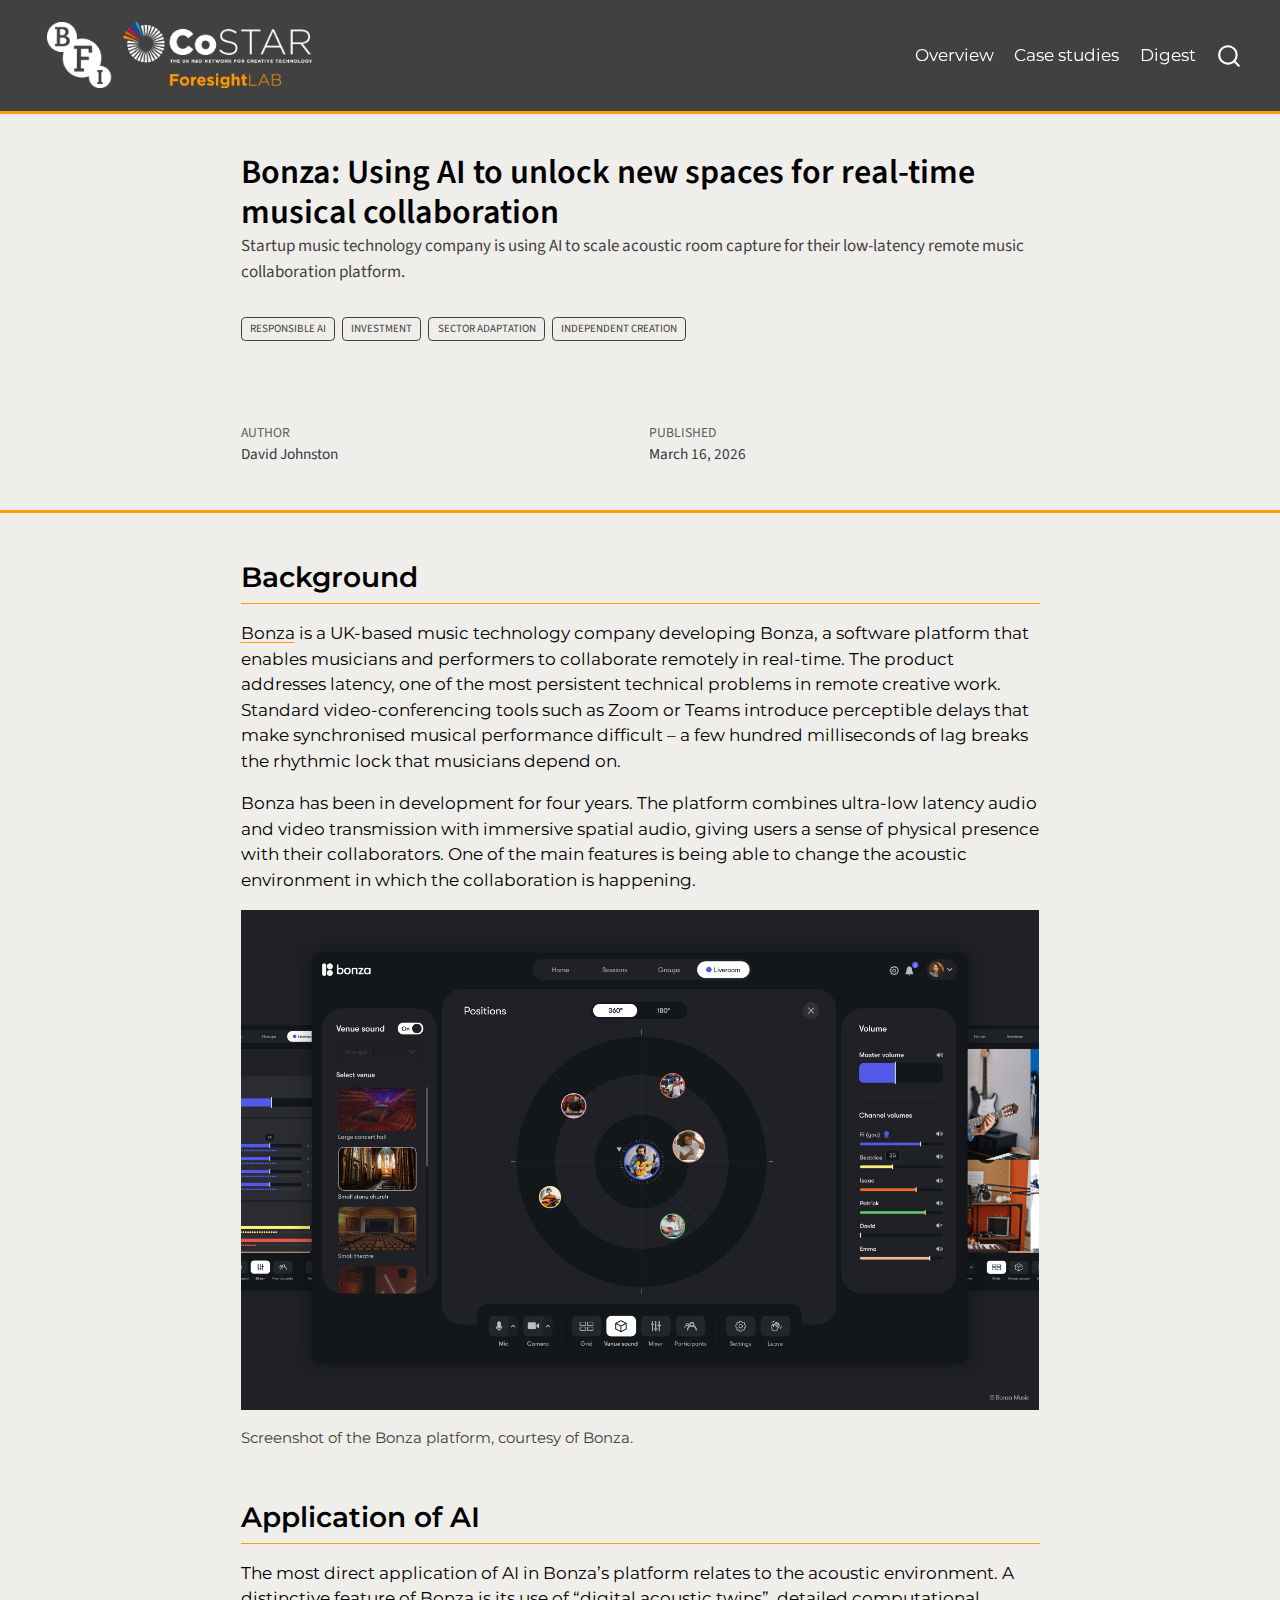
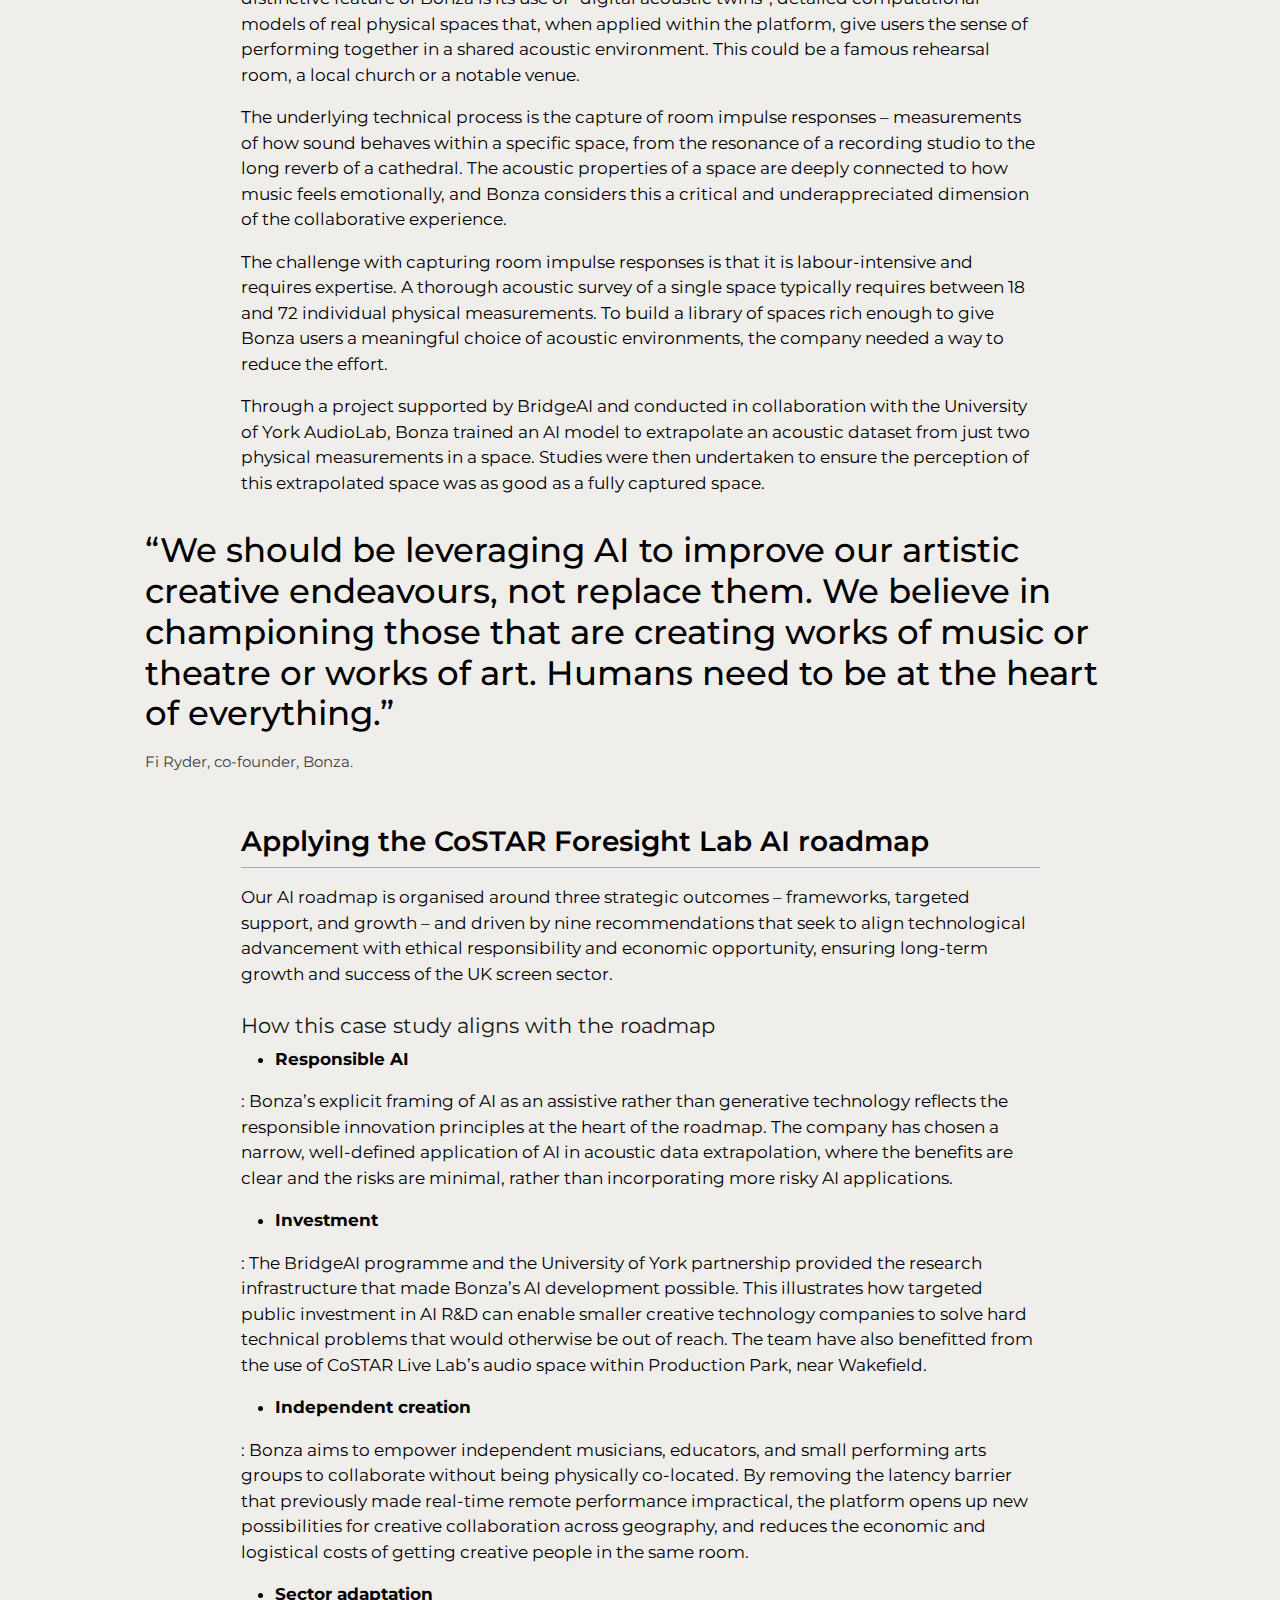
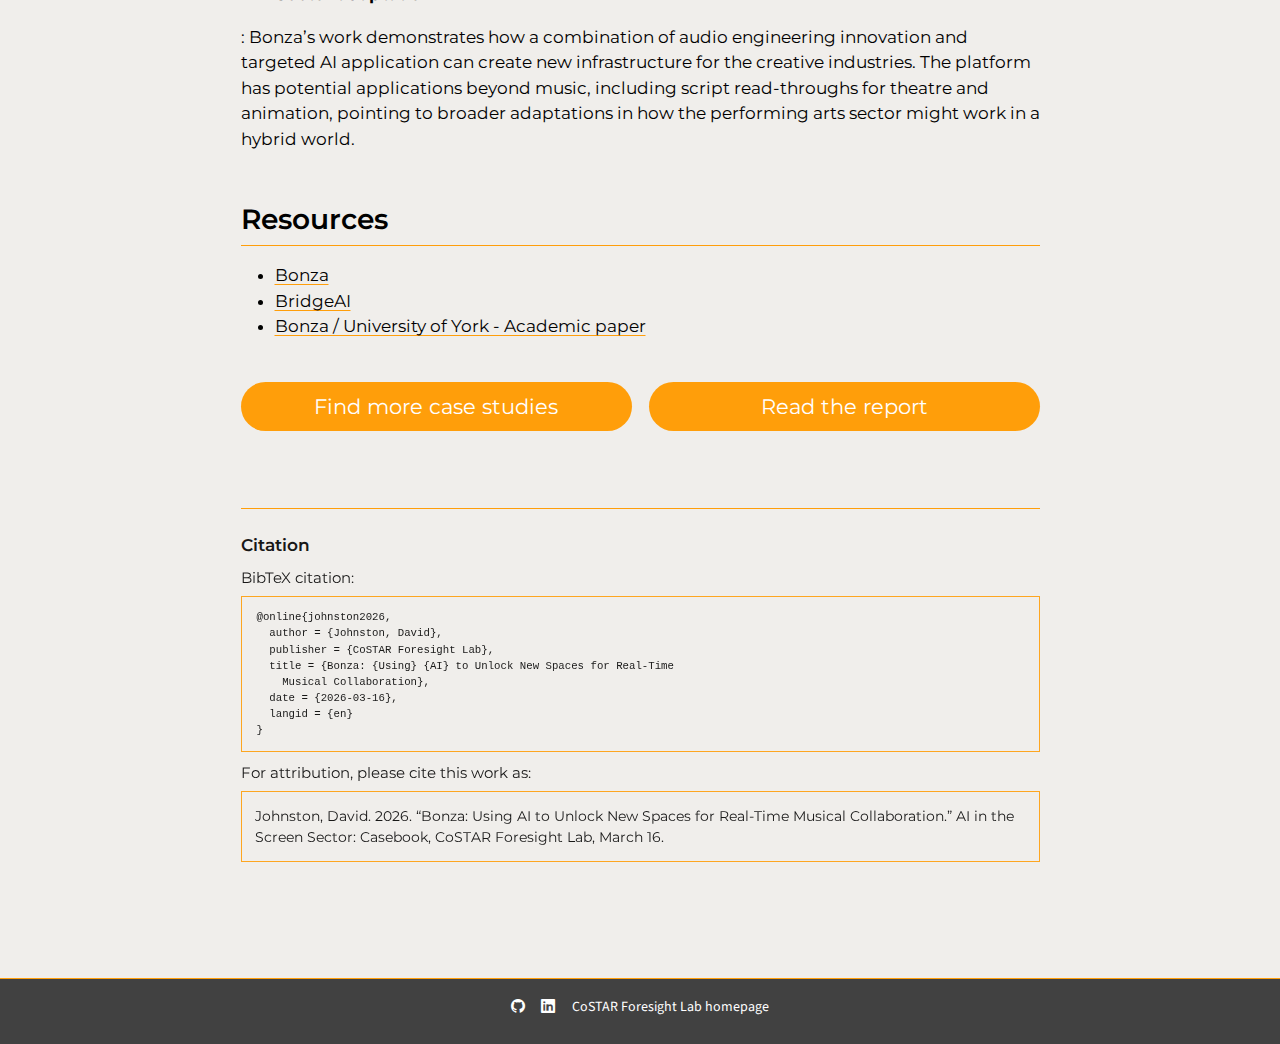
<file: case-studies/posts/bonzamusic/index.html>
<!DOCTYPE html>
<html xmlns="http://www.w3.org/1999/xhtml" lang="en" xml:lang="en"><head>

<meta charset="utf-8">
<meta name="generator" content="quarto-1.9.36">

<meta name="viewport" content="width=device-width, initial-scale=1.0, user-scalable=yes">

<meta name="author" content="David Johnston">
<meta name="dcterms.date" content="2026-03-16">
<meta name="description" content="Startup music technology company is using AI to scale acoustic room capture for their low-latency remote music collaboration platform.">

<title>Bonza: Using AI to unlock new spaces for real-time musical collaboration – AI in the Screen Sector: Casebook</title>
<style>
/* Default styles provided by pandoc.
** See https://pandoc.org/MANUAL.html#variables-for-html for config info.
*/
code{white-space: pre-wrap;}
span.smallcaps{font-variant: small-caps;}
div.columns{display: flex; gap: min(4vw, 1.5em);}
div.column{flex: auto; overflow-x: auto;}
div.hanging-indent{margin-left: 1.5em; text-indent: -1.5em;}
ul.task-list{list-style: none;}
ul.task-list li input[type="checkbox"] {
  width: 0.8em;
  margin: 0 0.8em 0.2em -1em; /* quarto-specific, see https://github.com/quarto-dev/quarto-cli/issues/4556 */ 
  vertical-align: middle;
}
</style>


<script src="../../../site_libs/quarto-nav/quarto-nav.js"></script>
<script src="../../../site_libs/quarto-nav/headroom.min.js"></script>
<script src="../../../site_libs/clipboard/clipboard.min.js"></script>
<script src="../../../site_libs/quarto-search/autocomplete.umd.js"></script>
<script src="../../../site_libs/quarto-search/fuse.min.js"></script>
<script src="../../../site_libs/quarto-search/quarto-search.js"></script>
<meta name="quarto:offset" content="../../../">
<script src="../../../site_libs/quarto-html/quarto.js" type="module"></script>
<script src="../../../site_libs/quarto-html/tabsets/tabsets.js" type="module"></script>
<script src="../../../site_libs/quarto-html/popper.min.js"></script>
<script src="../../../site_libs/quarto-html/tippy.umd.min.js"></script>
<script src="../../../site_libs/quarto-html/anchor.min.js"></script>
<link href="../../../site_libs/quarto-html/tippy.css" rel="stylesheet">
<link href="../../../site_libs/quarto-html/quarto-syntax-highlighting-845c23b38eaddc0f92fda52bfe77a8c8.css" rel="stylesheet" id="quarto-text-highlighting-styles">
<script src="../../../site_libs/bootstrap/bootstrap.min.js"></script>
<link href="../../../site_libs/bootstrap/bootstrap-icons.css" rel="stylesheet">
<link href="../../../site_libs/bootstrap/bootstrap-e9da6227bf37eca424d79c4b5985a326.min.css" rel="stylesheet" append-hash="true" id="quarto-bootstrap" data-mode="light">
<script id="quarto-search-options" type="application/json">{
  "location": "navbar",
  "copy-button": false,
  "collapse-after": 3,
  "panel-placement": "end",
  "type": "overlay",
  "limit": 50,
  "keyboard-shortcut": [
    "f",
    "/",
    "s"
  ],
  "show-item-context": false,
  "language": {
    "search-no-results-text": "No results",
    "search-matching-documents-text": "matching documents",
    "search-copy-link-title": "Copy link to search",
    "search-hide-matches-text": "Hide additional matches",
    "search-more-match-text": "more match in this document",
    "search-more-matches-text": "more matches in this document",
    "search-clear-button-title": "Clear",
    "search-text-placeholder": "",
    "search-detached-cancel-button-title": "Cancel",
    "search-submit-button-title": "Submit",
    "search-label": "Search"
  }
}</script>


<link rel="stylesheet" href="../../../styles.css">
</head>

<body class="nav-fixed fullcontent quarto-light">

<div id="quarto-search-results"></div>
  <header id="quarto-header" class="headroom fixed-top quarto-banner">
    <nav class="navbar navbar-expand-lg " data-bs-theme="dark">
      <div class="navbar-container container-fluid">
      <div class="navbar-brand-container mx-auto">
    <a href="../../../index.html" class="navbar-brand navbar-brand-logo">
    <img src="../../../images/header-logos.png" alt="" class="navbar-logo light-content">
    <img src="../../../images/header-logos.png" alt="" class="navbar-logo dark-content">
    </a>
  </div>
            <div id="quarto-search" class="" title="Search"></div>
          <button class="navbar-toggler" type="button" data-bs-toggle="collapse" data-bs-target="#navbarCollapse" aria-controls="navbarCollapse" role="menu" aria-expanded="false" aria-label="Toggle navigation" onclick="if (window.quartoToggleHeadroom) { window.quartoToggleHeadroom(); }">
  <span class="navbar-toggler-icon"></span>
</button>
          <div class="collapse navbar-collapse" id="navbarCollapse">
            <ul class="navbar-nav navbar-nav-scroll ms-auto">
  <li class="nav-item">
    <a class="nav-link" href="../../../index.html"> 
<span class="menu-text">Overview</span></a>
  </li>  
  <li class="nav-item">
    <a class="nav-link" href="../../../case-studies/index.html"> 
<span class="menu-text">Case studies</span></a>
  </li>  
  <li class="nav-item">
    <a class="nav-link" href="https://www.costarnetwork.co.uk/resources/ai-in-the-screen-sector-quarterly-digest-october-to-december-2025"> 
<span class="menu-text">Digest</span></a>
  </li>  
</ul>
          </div> <!-- /navcollapse -->
            <div class="quarto-navbar-tools">
</div>
      </div> <!-- /container-fluid -->
    </nav>
</header>
<!-- content -->
<header id="title-block-header" class="quarto-title-block default page-columns page-full">
  <div class="quarto-title-banner page-columns page-full">
    <div class="quarto-title column-body">
      <h1 class="title">Bonza: Using AI to unlock new spaces for real-time musical collaboration</h1>
                  <div>
        <div class="description">
          Startup music technology company is using AI to scale acoustic room capture for their low-latency remote music collaboration platform.
        </div>
      </div>
                          <div class="quarto-categories">
                <div class="quarto-category">Responsible AI</div>
                <div class="quarto-category">Investment</div>
                <div class="quarto-category">Sector adaptation</div>
                <div class="quarto-category">Independent creation</div>
              </div>
                  </div>
  </div>
    
  
  <div class="quarto-title-meta">

      <div>
      <div class="quarto-title-meta-heading">Author</div>
      <div class="quarto-title-meta-contents">
               <p>David Johnston </p>
            </div>
    </div>
      
      <div>
      <div class="quarto-title-meta-heading">Published</div>
      <div class="quarto-title-meta-contents">
        <p class="date">March 16, 2026</p>
      </div>
    </div>
    
      
    </div>
    
  
  </header><div id="quarto-content" class="quarto-container page-columns page-rows-contents page-layout-article page-navbar">
<!-- sidebar -->
<!-- margin-sidebar -->
    
<!-- main -->
<main class="content quarto-banner-title-block page-columns page-full" id="quarto-document-content">





<section id="background" class="level2 page-columns page-full">
<h2 class="anchored" data-anchor-id="background">Background</h2>
<p><a href="https://bonzamusic.com">Bonza</a> is a UK-based music technology company developing Bonza, a software platform that enables musicians and performers to collaborate remotely in real-time. The product addresses latency, one of the most persistent technical problems in remote creative work. Standard video-conferencing tools such as Zoom or Teams introduce perceptible delays that make synchronised musical performance difficult – a few hundred milliseconds of lag breaks the rhythmic lock that musicians depend on.</p>
<p>Bonza has been in development for four years. The platform combines ultra-low latency audio and video transmission with immersive spatial audio, giving users a sense of physical presence with their collaborators. One of the main features is being able to change the acoustic environment in which the collaboration is happening.</p>
<div class="column-body">
<p><img src="images/bonza_screenshot.jpg" class="img-fluid" alt="Bonza screenshot TBC"></p>
</div>
<div class="figure-caption">
<p>Screenshot of the Bonza platform, courtesy of Bonza.</p>
</div>
</section>
<section id="application-of-ai" class="level2 page-columns page-full">
<h2 class="anchored" data-anchor-id="application-of-ai">Application of AI</h2>
<p>The most direct application of AI in Bonza’s platform relates to the acoustic environment. A distinctive feature of Bonza is its use of “digital acoustic twins”, detailed computational models of real physical spaces that, when applied within the platform, give users the sense of performing together in a shared acoustic environment. This could be a famous rehearsal room, a local church or a notable venue.</p>
<p>The underlying technical process is the capture of room impulse responses – measurements of how sound behaves within a specific space, from the resonance of a recording studio to the long reverb of a cathedral. The acoustic properties of a space are deeply connected to how music feels emotionally, and Bonza considers this a critical and underappreciated dimension of the collaborative experience.</p>
<p>The challenge with capturing room impulse responses is that it is labour-intensive and requires expertise. A thorough acoustic survey of a single space typically requires between 18 and 72 individual physical measurements. To build a library of spaces rich enough to give Bonza users a meaningful choice of acoustic environments, the company needed a way to reduce the effort.</p>
<p>Through a project supported by BridgeAI and conducted in collaboration with the University of York AudioLab, Bonza trained an AI model to extrapolate an acoustic dataset from just two physical measurements in a space. Studies were then undertaken to ensure the perception of this extrapolated space was as good as a fully captured space.</p>
<div class="column-page">
<div class="pullquote-container">
<div class="pullquote">
<p>“We should be leveraging AI to improve our artistic creative endeavours, not replace them. We believe in championing those that are creating works of music or theatre or works of art. Humans need to be at the heart of everything.”</p>
</div>
</div>
<div class="figure-caption">
<p>Fi Ryder, co-founder, Bonza.</p>
</div>
</div>
</section>
<section id="applying-the-costar-foresight-lab-ai-roadmap" class="level2">
<h2 class="anchored" data-anchor-id="applying-the-costar-foresight-lab-ai-roadmap">Applying the CoSTAR Foresight Lab AI roadmap</h2>
<p>Our AI roadmap is organised around three strategic outcomes – frameworks, targeted support, and growth – and driven by nine recommendations that seek to align technological advancement with ethical responsibility and economic opportunity, ensuring long-term growth and success of the UK screen sector.</p>
<section id="how-this-case-study-aligns-with-the-roadmap" class="level4">
<h4 class="anchored" data-anchor-id="how-this-case-study-aligns-with-the-roadmap">How this case study aligns with the roadmap</h4>
<ul>
<li><strong>Responsible AI</strong></li>
</ul>
<p>: Bonza’s explicit framing of AI as an assistive rather than generative technology reflects the responsible innovation principles at the heart of the roadmap. The company has chosen a narrow, well-defined application of AI in acoustic data extrapolation, where the benefits are clear and the risks are minimal, rather than incorporating more risky AI applications.</p>
<ul>
<li><strong>Investment</strong></li>
</ul>
<p>: The BridgeAI programme and the University of York partnership provided the research infrastructure that made Bonza’s AI development possible. This illustrates how targeted public investment in AI R&amp;D can enable smaller creative technology companies to solve hard technical problems that would otherwise be out of reach. The team have also benefitted from the use of CoSTAR Live Lab’s audio space within Production Park, near Wakefield.</p>
<ul>
<li><strong>Independent creation</strong></li>
</ul>
<p>: Bonza aims to empower independent musicians, educators, and small performing arts groups to collaborate without being physically co-located. By removing the latency barrier that previously made real-time remote performance impractical, the platform opens up new possibilities for creative collaboration across geography, and reduces the economic and logistical costs of getting creative people in the same room.</p>
<ul>
<li><strong>Sector adaptation</strong></li>
</ul>
<p>: Bonza’s work demonstrates how a combination of audio engineering innovation and targeted AI application can create new infrastructure for the creative industries. The platform has potential applications beyond music, including script read-throughs for theatre and animation, pointing to broader adaptations in how the performing arts sector might work in a hybrid world.</p>
</section>
</section>
<section id="resources" class="level2">
<h2 class="anchored" data-anchor-id="resources">Resources</h2>
<ul>
<li><a href="https://bonzamusic.com">Bonza</a></li>
<li><a href="https://iuk-business-connect.org.uk/programme/bridgeai/">BridgeAI</a></li>
<li><a href="https://arxiv.org/abs/2510.04937">Bonza / University of York - Academic paper</a></li>
</ul>
<div class="grid gap-3 pb-3 pt-4">
<div class="g-col-12 g-col-sm-6">
<p><a href="../../../case-studies/index.html" class="btn-action btn btn-lg w-100" role="button">Find more case studies</a></p>
</div>
<div class="g-col-12 g-col-sm-6 mb-2">
<p><a href="https://a.storyblok.com/f/313404/x/ac4c0235f7/ai-in-the-screen-sector.pdf" class="btn-action btn btn-lg w-100" role="button">Read the report</a></p>
</div>
</div>


</section>

<div id="quarto-appendix" class="default"><section class="quarto-appendix-contents" id="quarto-citation"><h2 class="anchored quarto-appendix-heading">Citation</h2><div><div class="quarto-appendix-secondary-label">BibTeX citation:</div><pre class="sourceCode code-with-copy quarto-appendix-bibtex"><code class="sourceCode bibtex">@online{johnston2026,
  author = {Johnston, David},
  publisher = {CoSTAR Foresight Lab},
  title = {Bonza: {Using} {AI} to Unlock New Spaces for Real-Time
    Musical Collaboration},
  date = {2026-03-16},
  langid = {en}
}
</code><button title="Copy to Clipboard" class="code-copy-button"><i class="bi"></i></button></pre><div class="quarto-appendix-secondary-label">For attribution, please cite this work as:</div><div id="ref-johnston2026" class="csl-entry quarto-appendix-citeas" role="listitem">
Johnston, David. 2026. <span>“Bonza: Using AI to Unlock New Spaces for
Real-Time Musical Collaboration.”</span> AI in the Screen Sector:
Casebook, CoSTAR Foresight Lab, March 16.
</div></div></section></div></main> <!-- /main -->
<script id="quarto-html-after-body" type="application/javascript">
  window.document.addEventListener("DOMContentLoaded", function (event) {
    const icon = "";
    const anchorJS = new window.AnchorJS();
    anchorJS.options = {
      placement: 'right',
      icon: icon
    };
    anchorJS.add('.anchored');
    const isCodeAnnotation = (el) => {
      for (const clz of el.classList) {
        if (clz.startsWith('code-annotation-')) {                     
          return true;
        }
      }
      return false;
    }
    const onCopySuccess = function(e) {
      // button target
      const button = e.trigger;
      // don't keep focus
      button.blur();
      // flash "checked"
      button.classList.add('code-copy-button-checked');
      var currentTitle = button.getAttribute("title");
      button.setAttribute("title", "Copied!");
      let tooltip;
      if (window.bootstrap) {
        button.setAttribute("data-bs-toggle", "tooltip");
        button.setAttribute("data-bs-placement", "left");
        button.setAttribute("data-bs-title", "Copied!");
        tooltip = new bootstrap.Tooltip(button, 
          { trigger: "manual", 
            customClass: "code-copy-button-tooltip",
            offset: [0, -8]});
        tooltip.show();    
      }
      setTimeout(function() {
        if (tooltip) {
          tooltip.hide();
          button.removeAttribute("data-bs-title");
          button.removeAttribute("data-bs-toggle");
          button.removeAttribute("data-bs-placement");
        }
        button.setAttribute("title", currentTitle);
        button.classList.remove('code-copy-button-checked');
      }, 1000);
      // clear code selection
      e.clearSelection();
    }
    const getTextToCopy = function(trigger) {
      const outerScaffold = trigger.parentElement.cloneNode(true);
      const codeEl = outerScaffold.querySelector('code');
      for (const childEl of codeEl.children) {
        if (isCodeAnnotation(childEl)) {
          childEl.remove();
        }
      }
      return codeEl.innerText;
    }
    const clipboard = new window.ClipboardJS('.code-copy-button:not([data-in-quarto-modal])', {
      text: getTextToCopy
    });
    clipboard.on('success', onCopySuccess);
    if (window.document.getElementById('quarto-embedded-source-code-modal')) {
      const clipboardModal = new window.ClipboardJS('.code-copy-button[data-in-quarto-modal]', {
        text: getTextToCopy,
        container: window.document.getElementById('quarto-embedded-source-code-modal')
      });
      clipboardModal.on('success', onCopySuccess);
    }
      var localhostRegex = new RegExp(/^(?:http|https):\/\/localhost\:?[0-9]*\//);
      var mailtoRegex = new RegExp(/^mailto:/);
        var filterRegex = new RegExp('/' + window.location.host + '/');
      var isInternal = (href) => {
          return filterRegex.test(href) || localhostRegex.test(href) || mailtoRegex.test(href);
      }
      // Inspect non-navigation links and adorn them if external
     var links = window.document.querySelectorAll('a[href]:not(.nav-link):not(.navbar-brand):not(.toc-action):not(.sidebar-link):not(.sidebar-item-toggle):not(.pagination-link):not(.no-external):not([aria-hidden]):not(.dropdown-item):not(.quarto-navigation-tool):not(.about-link)');
      for (var i=0; i<links.length; i++) {
        const link = links[i];
        if (!isInternal(link.href)) {
          // undo the damage that might have been done by quarto-nav.js in the case of
          // links that we want to consider external
          if (link.dataset.originalHref !== undefined) {
            link.href = link.dataset.originalHref;
          }
        }
      }
    function tippyHover(el, contentFn, onTriggerFn, onUntriggerFn) {
      const config = {
        allowHTML: true,
        maxWidth: 500,
        delay: 100,
        arrow: false,
        appendTo: function(el) {
            return el.parentElement;
        },
        interactive: true,
        interactiveBorder: 10,
        theme: 'quarto',
        placement: 'bottom-start',
      };
      if (contentFn) {
        config.content = contentFn;
      }
      if (onTriggerFn) {
        config.onTrigger = onTriggerFn;
      }
      if (onUntriggerFn) {
        config.onUntrigger = onUntriggerFn;
      }
      window.tippy(el, config); 
    }
    const noterefs = window.document.querySelectorAll('a[role="doc-noteref"]');
    for (var i=0; i<noterefs.length; i++) {
      const ref = noterefs[i];
      tippyHover(ref, function() {
        // use id or data attribute instead here
        let href = ref.getAttribute('data-footnote-href') || ref.getAttribute('href');
        try { href = new URL(href).hash; } catch {}
        const id = href.replace(/^#\/?/, "");
        const note = window.document.getElementById(id);
        if (note) {
          return note.innerHTML;
        } else {
          return "";
        }
      });
    }
    const xrefs = window.document.querySelectorAll('a.quarto-xref');
    const processXRef = (id, note) => {
      // Strip column container classes
      const stripColumnClz = (el) => {
        el.classList.remove("page-full", "page-columns");
        if (el.children) {
          for (const child of el.children) {
            stripColumnClz(child);
          }
        }
      }
      stripColumnClz(note)
      if (id === null || id.startsWith('sec-')) {
        // Special case sections, only their first couple elements
        const container = document.createElement("div");
        if (note.children && note.children.length > 2) {
          container.appendChild(note.children[0].cloneNode(true));
          for (let i = 1; i < note.children.length; i++) {
            const child = note.children[i];
            if (child.tagName === "P" && child.innerText === "") {
              continue;
            } else {
              container.appendChild(child.cloneNode(true));
              break;
            }
          }
          if (window.Quarto?.typesetMath) {
            window.Quarto.typesetMath(container);
          }
          return container.innerHTML
        } else {
          if (window.Quarto?.typesetMath) {
            window.Quarto.typesetMath(note);
          }
          return note.innerHTML;
        }
      } else {
        // Remove any anchor links if they are present
        const anchorLink = note.querySelector('a.anchorjs-link');
        if (anchorLink) {
          anchorLink.remove();
        }
        if (window.Quarto?.typesetMath) {
          window.Quarto.typesetMath(note);
        }
        if (note.classList.contains("callout")) {
          return note.outerHTML;
        } else {
          return note.innerHTML;
        }
      }
    }
    for (var i=0; i<xrefs.length; i++) {
      const xref = xrefs[i];
      tippyHover(xref, undefined, function(instance) {
        instance.disable();
        let url = xref.getAttribute('href');
        let hash = undefined; 
        if (url.startsWith('#')) {
          hash = url;
        } else {
          try { hash = new URL(url).hash; } catch {}
        }
        if (hash) {
          const id = hash.replace(/^#\/?/, "");
          const note = window.document.getElementById(id);
          if (note !== null) {
            try {
              const html = processXRef(id, note.cloneNode(true));
              instance.setContent(html);
            } finally {
              instance.enable();
              instance.show();
            }
          } else {
            // See if we can fetch this
            fetch(url.split('#')[0])
            .then(res => res.text())
            .then(html => {
              const parser = new DOMParser();
              const htmlDoc = parser.parseFromString(html, "text/html");
              const note = htmlDoc.getElementById(id);
              if (note !== null) {
                const html = processXRef(id, note);
                instance.setContent(html);
              } 
            }).finally(() => {
              instance.enable();
              instance.show();
            });
          }
        } else {
          // See if we can fetch a full url (with no hash to target)
          // This is a special case and we should probably do some content thinning / targeting
          fetch(url)
          .then(res => res.text())
          .then(html => {
            const parser = new DOMParser();
            const htmlDoc = parser.parseFromString(html, "text/html");
            const note = htmlDoc.querySelector('main.content');
            if (note !== null) {
              // This should only happen for chapter cross references
              // (since there is no id in the URL)
              // remove the first header
              if (note.children.length > 0 && note.children[0].tagName === "HEADER") {
                note.children[0].remove();
              }
              const html = processXRef(null, note);
              instance.setContent(html);
            } 
          }).finally(() => {
            instance.enable();
            instance.show();
          });
        }
      }, function(instance) {
      });
    }
        let selectedAnnoteEl;
        const selectorForAnnotation = ( cell, annotation) => {
          let cellAttr = 'data-code-cell="' + cell + '"';
          let lineAttr = 'data-code-annotation="' +  annotation + '"';
          const selector = 'span[' + cellAttr + '][' + lineAttr + ']';
          return selector;
        }
        const selectCodeLines = (annoteEl) => {
          const doc = window.document;
          const targetCell = annoteEl.getAttribute("data-target-cell");
          const targetAnnotation = annoteEl.getAttribute("data-target-annotation");
          const annoteSpan = window.document.querySelector(selectorForAnnotation(targetCell, targetAnnotation));
          const lines = annoteSpan.getAttribute("data-code-lines").split(",");
          const lineIds = lines.map((line) => {
            return targetCell + "-" + line;
          })
          let top = null;
          let height = null;
          let parent = null;
          if (lineIds.length > 0) {
              //compute the position of the single el (top and bottom and make a div)
              const el = window.document.getElementById(lineIds[0]);
              top = el.offsetTop;
              height = el.offsetHeight;
              parent = el.parentElement.parentElement;
            if (lineIds.length > 1) {
              const lastEl = window.document.getElementById(lineIds[lineIds.length - 1]);
              const bottom = lastEl.offsetTop + lastEl.offsetHeight;
              height = bottom - top;
            }
            if (top !== null && height !== null && parent !== null) {
              // cook up a div (if necessary) and position it 
              let div = window.document.getElementById("code-annotation-line-highlight");
              if (div === null) {
                div = window.document.createElement("div");
                div.setAttribute("id", "code-annotation-line-highlight");
                div.style.position = 'absolute';
                parent.appendChild(div);
              }
              div.style.top = top - 2 + "px";
              div.style.height = height + 4 + "px";
              div.style.left = 0;
              let gutterDiv = window.document.getElementById("code-annotation-line-highlight-gutter");
              if (gutterDiv === null) {
                gutterDiv = window.document.createElement("div");
                gutterDiv.setAttribute("id", "code-annotation-line-highlight-gutter");
                gutterDiv.style.position = 'absolute';
                const codeCell = window.document.getElementById(targetCell);
                const gutter = codeCell.querySelector('.code-annotation-gutter');
                gutter.appendChild(gutterDiv);
              }
              gutterDiv.style.top = top - 2 + "px";
              gutterDiv.style.height = height + 4 + "px";
            }
            selectedAnnoteEl = annoteEl;
          }
        };
        const unselectCodeLines = () => {
          const elementsIds = ["code-annotation-line-highlight", "code-annotation-line-highlight-gutter"];
          elementsIds.forEach((elId) => {
            const div = window.document.getElementById(elId);
            if (div) {
              div.remove();
            }
          });
          selectedAnnoteEl = undefined;
        };
          // Handle positioning of the toggle
      window.addEventListener(
        "resize",
        throttle(() => {
          elRect = undefined;
          if (selectedAnnoteEl) {
            selectCodeLines(selectedAnnoteEl);
          }
        }, 10)
      );
      function throttle(fn, ms) {
      let throttle = false;
      let timer;
        return (...args) => {
          if(!throttle) { // first call gets through
              fn.apply(this, args);
              throttle = true;
          } else { // all the others get throttled
              if(timer) clearTimeout(timer); // cancel #2
              timer = setTimeout(() => {
                fn.apply(this, args);
                timer = throttle = false;
              }, ms);
          }
        };
      }
        // Attach click handler to the DT
        const annoteDls = window.document.querySelectorAll('dt[data-target-cell]');
        for (const annoteDlNode of annoteDls) {
          annoteDlNode.addEventListener('click', (event) => {
            const clickedEl = event.target;
            if (clickedEl !== selectedAnnoteEl) {
              unselectCodeLines();
              const activeEl = window.document.querySelector('dt[data-target-cell].code-annotation-active');
              if (activeEl) {
                activeEl.classList.remove('code-annotation-active');
              }
              selectCodeLines(clickedEl);
              clickedEl.classList.add('code-annotation-active');
            } else {
              // Unselect the line
              unselectCodeLines();
              clickedEl.classList.remove('code-annotation-active');
            }
          });
        }
    const findCites = (el) => {
      const parentEl = el.parentElement;
      if (parentEl) {
        const cites = parentEl.dataset.cites;
        if (cites) {
          return {
            el,
            cites: cites.split(' ')
          };
        } else {
          return findCites(el.parentElement)
        }
      } else {
        return undefined;
      }
    };
    var bibliorefs = window.document.querySelectorAll('a[role="doc-biblioref"]');
    for (var i=0; i<bibliorefs.length; i++) {
      const ref = bibliorefs[i];
      const citeInfo = findCites(ref);
      if (citeInfo) {
        tippyHover(citeInfo.el, function() {
          var popup = window.document.createElement('div');
          citeInfo.cites.forEach(function(cite) {
            var citeDiv = window.document.createElement('div');
            citeDiv.classList.add('hanging-indent');
            citeDiv.classList.add('csl-entry');
            var biblioDiv = window.document.getElementById('ref-' + cite);
            if (biblioDiv) {
              citeDiv.innerHTML = biblioDiv.innerHTML;
            }
            popup.appendChild(citeDiv);
          });
          return popup.innerHTML;
        });
      }
    }
  });
  </script>
</div> <!-- /content -->
<footer class="footer">
  <div class="nav-footer">
    <div class="nav-footer-left">
      &nbsp;
    </div>   
    <div class="nav-footer-center">
      <ul class="footer-items list-unstyled">
    <li class="nav-item compact">
    <a class="nav-link" href="https://github.com/brtarran/ai-case-studies">
      <i class="bi bi-github" role="img" aria-label="GitHub">
</i> 
    </a>
  </li>  
    <li class="nav-item compact">
    <a class="nav-link" href="https://www.linkedin.com/showcase/costar-foresight-lab">
      <i class="bi bi-linkedin" role="img" aria-label="LinkedIn">
</i> 
    </a>
  </li>  
    <li class="nav-item">
    <a class="nav-link" href="https://www.costarnetwork.co.uk/labs/foresightlab">
<p>CoSTAR Foresight Lab homepage</p>
</a>
  </li>  
</ul>
    </div>
    <div class="nav-footer-right">
      &nbsp;
    </div>
  </div>
</footer>




</body></html>
</file>
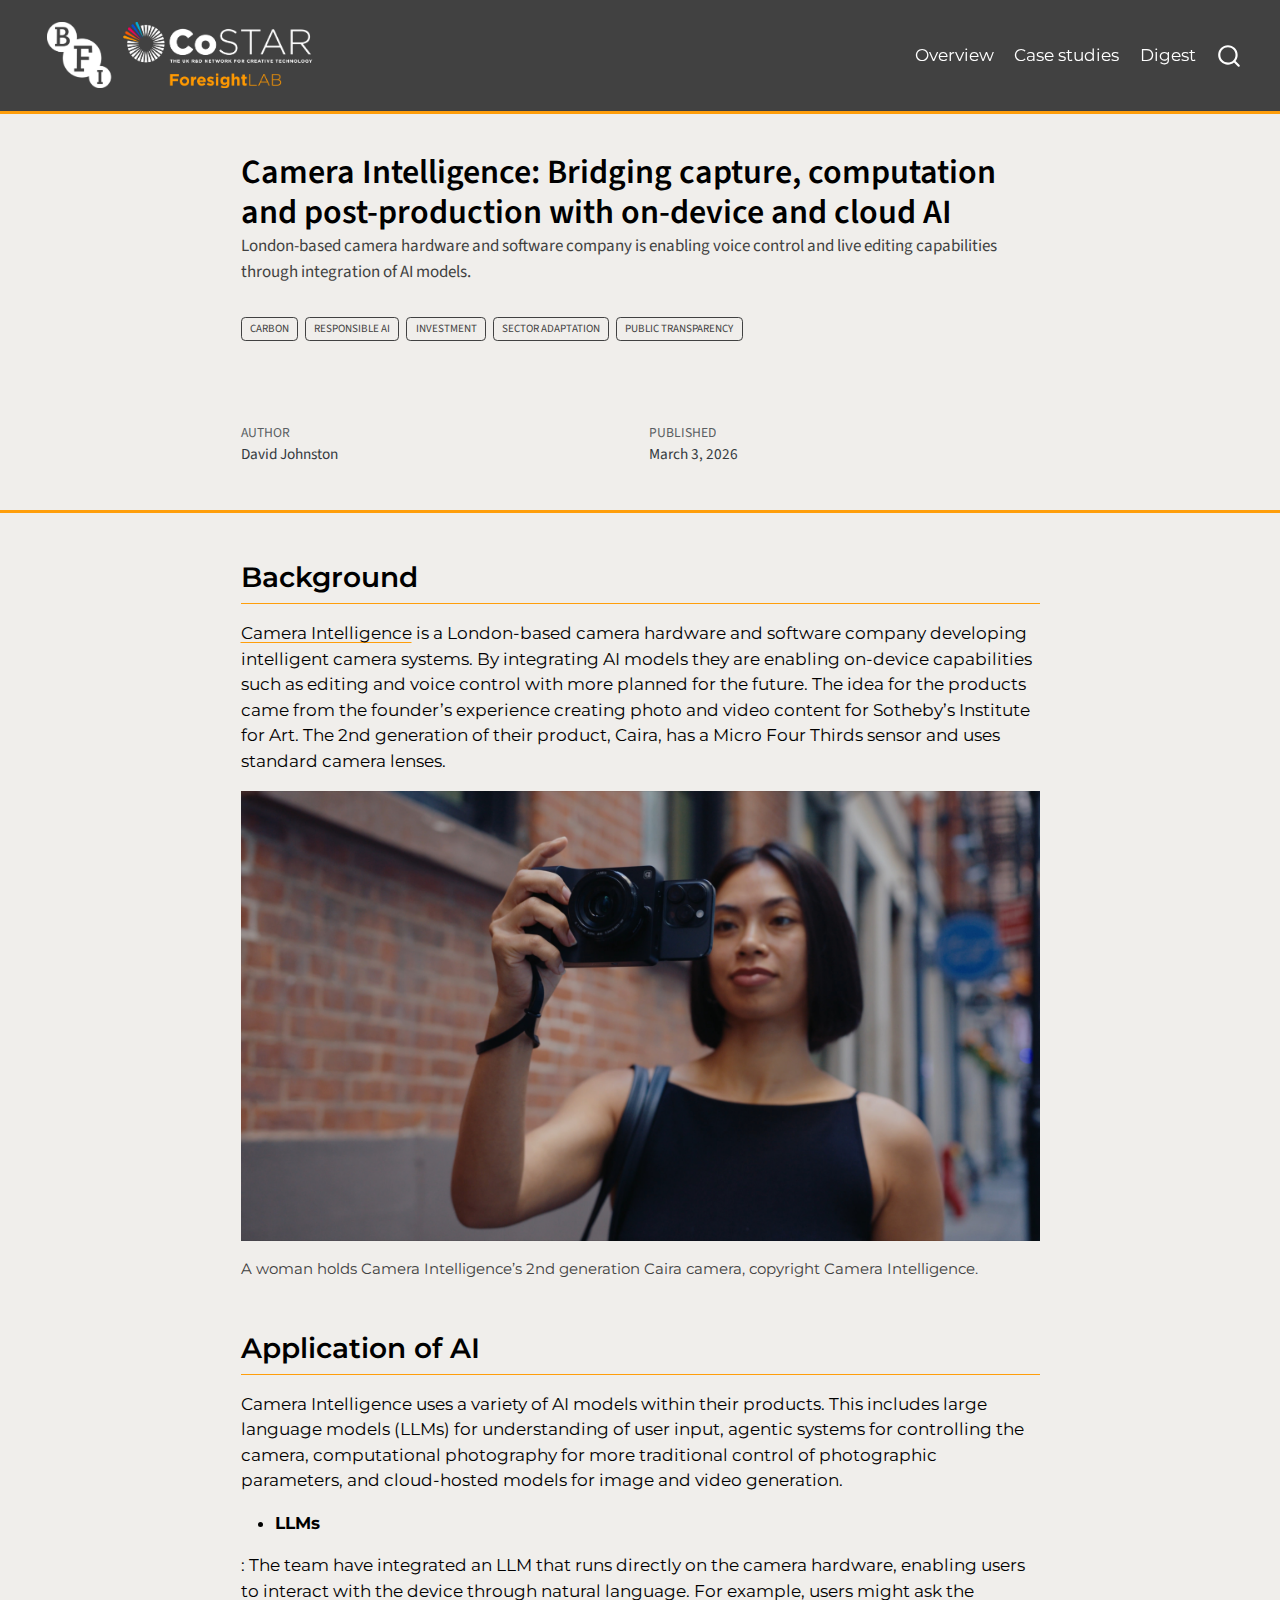
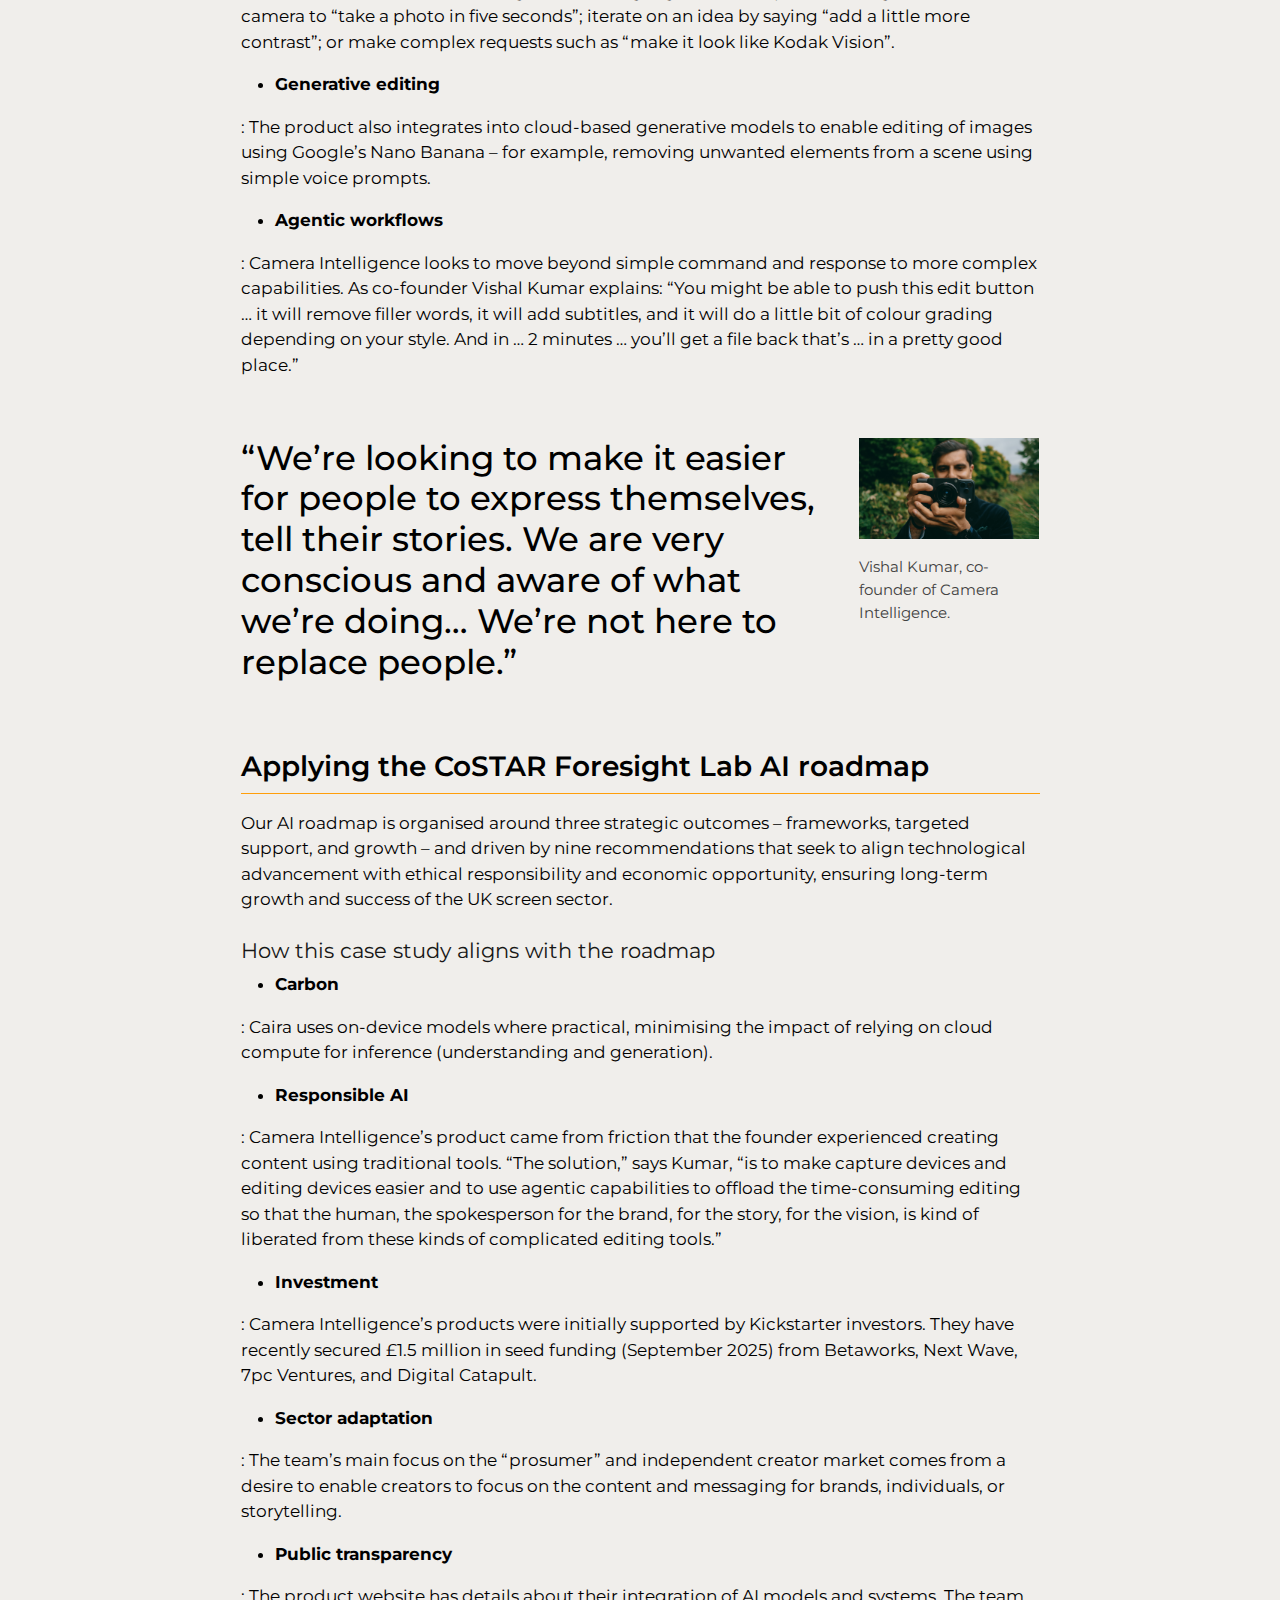
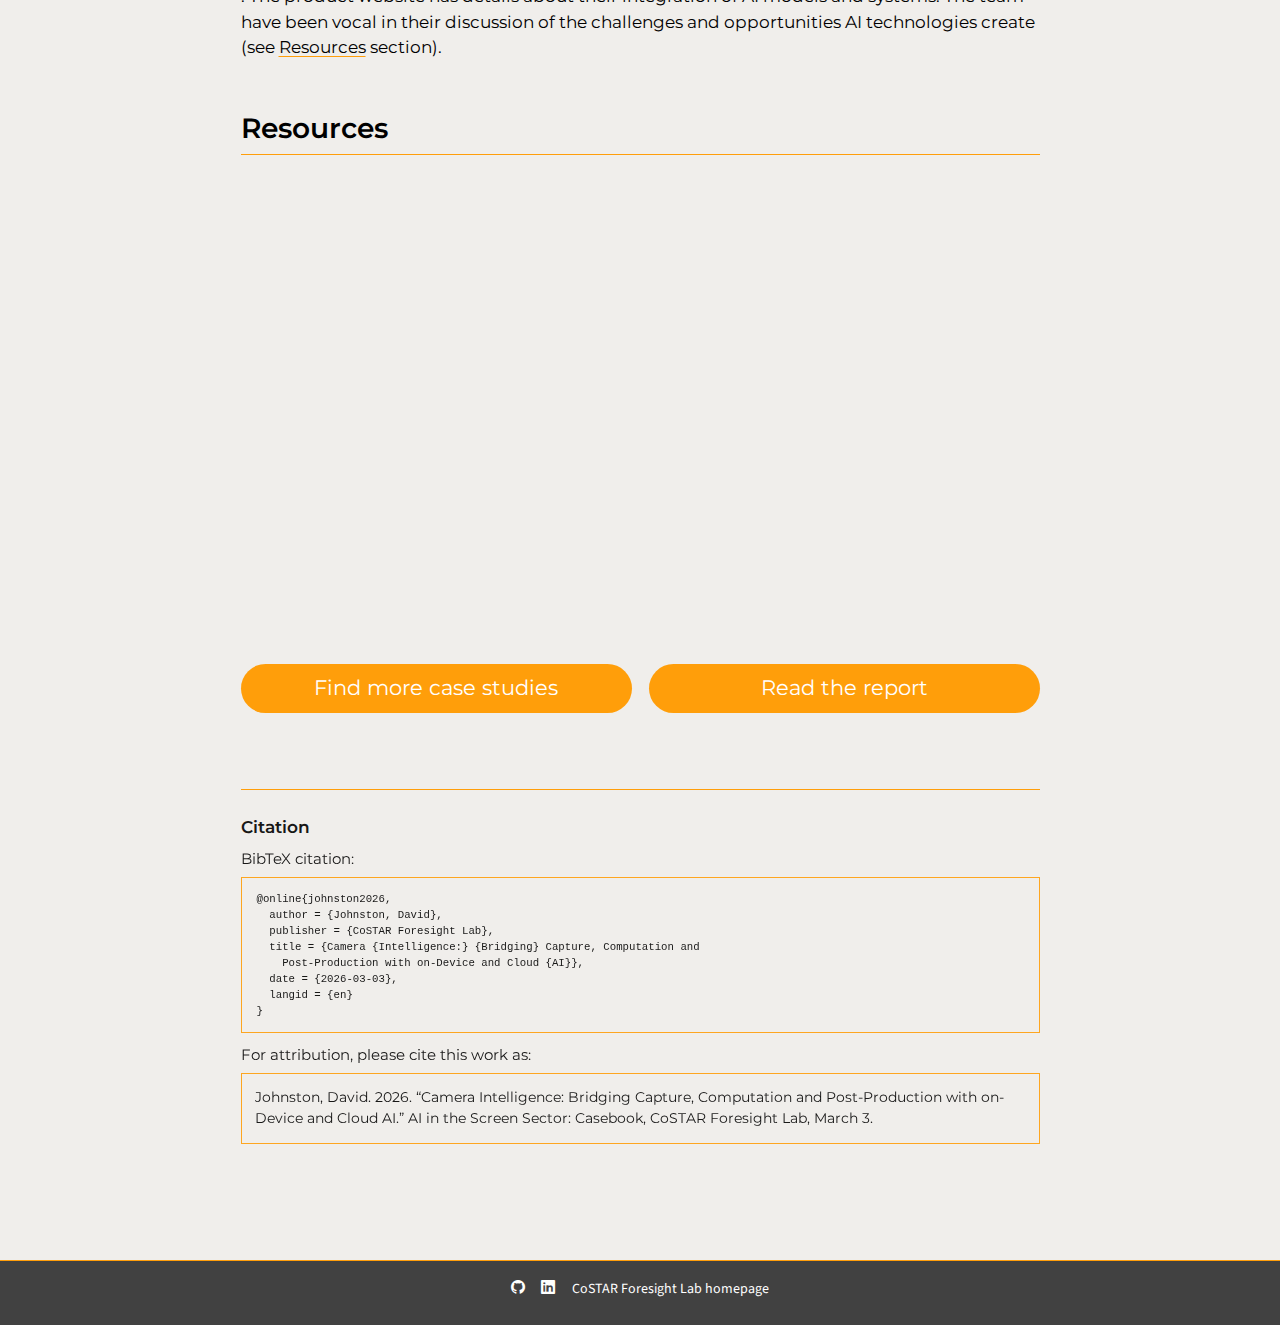
<file: case-studies/posts/camera-intelligence/index.html>
<!DOCTYPE html>
<html xmlns="http://www.w3.org/1999/xhtml" lang="en" xml:lang="en"><head>

<meta charset="utf-8">
<meta name="generator" content="quarto-1.9.36">

<meta name="viewport" content="width=device-width, initial-scale=1.0, user-scalable=yes">

<meta name="author" content="David Johnston">
<meta name="dcterms.date" content="2026-03-03">
<meta name="description" content="London-based camera hardware and software company is enabling voice control and live editing capabilities through integration of AI models.">

<title>Camera Intelligence: Bridging capture, computation and post-production with on-device and cloud AI – AI in the Screen Sector: Casebook</title>
<style>
/* Default styles provided by pandoc.
** See https://pandoc.org/MANUAL.html#variables-for-html for config info.
*/
code{white-space: pre-wrap;}
span.smallcaps{font-variant: small-caps;}
div.columns{display: flex; gap: min(4vw, 1.5em);}
div.column{flex: auto; overflow-x: auto;}
div.hanging-indent{margin-left: 1.5em; text-indent: -1.5em;}
ul.task-list{list-style: none;}
ul.task-list li input[type="checkbox"] {
  width: 0.8em;
  margin: 0 0.8em 0.2em -1em; /* quarto-specific, see https://github.com/quarto-dev/quarto-cli/issues/4556 */ 
  vertical-align: middle;
}
</style>


<script src="../../../site_libs/quarto-nav/quarto-nav.js"></script>
<script src="../../../site_libs/quarto-nav/headroom.min.js"></script>
<script src="../../../site_libs/clipboard/clipboard.min.js"></script>
<script src="../../../site_libs/quarto-search/autocomplete.umd.js"></script>
<script src="../../../site_libs/quarto-search/fuse.min.js"></script>
<script src="../../../site_libs/quarto-search/quarto-search.js"></script>
<meta name="quarto:offset" content="../../../">
<script src="../../../site_libs/quarto-html/quarto.js" type="module"></script>
<script src="../../../site_libs/quarto-html/tabsets/tabsets.js" type="module"></script>
<script src="../../../site_libs/quarto-html/popper.min.js"></script>
<script src="../../../site_libs/quarto-html/tippy.umd.min.js"></script>
<script src="../../../site_libs/quarto-html/anchor.min.js"></script>
<link href="../../../site_libs/quarto-html/tippy.css" rel="stylesheet">
<link href="../../../site_libs/quarto-html/quarto-syntax-highlighting-845c23b38eaddc0f92fda52bfe77a8c8.css" rel="stylesheet" id="quarto-text-highlighting-styles">
<script src="../../../site_libs/bootstrap/bootstrap.min.js"></script>
<link href="../../../site_libs/bootstrap/bootstrap-icons.css" rel="stylesheet">
<link href="../../../site_libs/bootstrap/bootstrap-a7a144fff41d8dd5fd94b558b96102a7.min.css" rel="stylesheet" append-hash="true" id="quarto-bootstrap" data-mode="light">
<script id="quarto-search-options" type="application/json">{
  "location": "navbar",
  "copy-button": false,
  "collapse-after": 3,
  "panel-placement": "end",
  "type": "overlay",
  "limit": 50,
  "keyboard-shortcut": [
    "f",
    "/",
    "s"
  ],
  "show-item-context": false,
  "language": {
    "search-no-results-text": "No results",
    "search-matching-documents-text": "matching documents",
    "search-copy-link-title": "Copy link to search",
    "search-hide-matches-text": "Hide additional matches",
    "search-more-match-text": "more match in this document",
    "search-more-matches-text": "more matches in this document",
    "search-clear-button-title": "Clear",
    "search-text-placeholder": "",
    "search-detached-cancel-button-title": "Cancel",
    "search-submit-button-title": "Submit",
    "search-label": "Search"
  }
}</script>


<link rel="stylesheet" href="../../../styles.css">
</head>

<body class="nav-fixed fullcontent quarto-light">

<div id="quarto-search-results"></div>
  <header id="quarto-header" class="headroom fixed-top quarto-banner">
    <nav class="navbar navbar-expand-lg " data-bs-theme="dark">
      <div class="navbar-container container-fluid">
      <div class="navbar-brand-container mx-auto">
    <a href="../../../index.html" class="navbar-brand navbar-brand-logo">
    <img src="../../../images/header-logos.png" alt="" class="navbar-logo light-content">
    <img src="../../../images/header-logos.png" alt="" class="navbar-logo dark-content">
    </a>
  </div>
            <div id="quarto-search" class="" title="Search"></div>
          <button class="navbar-toggler" type="button" data-bs-toggle="collapse" data-bs-target="#navbarCollapse" aria-controls="navbarCollapse" role="menu" aria-expanded="false" aria-label="Toggle navigation" onclick="if (window.quartoToggleHeadroom) { window.quartoToggleHeadroom(); }">
  <span class="navbar-toggler-icon"></span>
</button>
          <div class="collapse navbar-collapse" id="navbarCollapse">
            <ul class="navbar-nav navbar-nav-scroll ms-auto">
  <li class="nav-item">
    <a class="nav-link" href="../../../index.html"> 
<span class="menu-text">Overview</span></a>
  </li>  
  <li class="nav-item">
    <a class="nav-link" href="../../../case-studies/index.html"> 
<span class="menu-text">Case studies</span></a>
  </li>  
  <li class="nav-item">
    <a class="nav-link" href="https://www.costarnetwork.co.uk/resources/ai-in-the-screen-sector-quarterly-digest-october-to-december-2025"> 
<span class="menu-text">Digest</span></a>
  </li>  
</ul>
          </div> <!-- /navcollapse -->
            <div class="quarto-navbar-tools">
</div>
      </div> <!-- /container-fluid -->
    </nav>
</header>
<!-- content -->
<header id="title-block-header" class="quarto-title-block default page-columns page-full">
  <div class="quarto-title-banner page-columns page-full">
    <div class="quarto-title column-body">
      <h1 class="title">Camera Intelligence: Bridging capture, computation and post-production with on-device and cloud AI</h1>
                  <div>
        <div class="description">
          London-based camera hardware and software company is enabling voice control and live editing capabilities through integration of AI models.
        </div>
      </div>
                          <div class="quarto-categories">
                <div class="quarto-category">Carbon</div>
                <div class="quarto-category">Responsible AI</div>
                <div class="quarto-category">Investment</div>
                <div class="quarto-category">Sector adaptation</div>
                <div class="quarto-category">Public transparency</div>
              </div>
                  </div>
  </div>
    
  
  <div class="quarto-title-meta">

      <div>
      <div class="quarto-title-meta-heading">Author</div>
      <div class="quarto-title-meta-contents">
               <p>David Johnston </p>
            </div>
    </div>
      
      <div>
      <div class="quarto-title-meta-heading">Published</div>
      <div class="quarto-title-meta-contents">
        <p class="date">March 3, 2026</p>
      </div>
    </div>
    
      
    </div>
    
  
  </header><div id="quarto-content" class="quarto-container page-columns page-rows-contents page-layout-article page-navbar">
<!-- sidebar -->
<!-- margin-sidebar -->
    
<!-- main -->
<main class="content quarto-banner-title-block page-columns page-full" id="quarto-document-content">





<section id="background" class="level2 page-columns page-full">
<h2 class="anchored" data-anchor-id="background">Background</h2>
<p><a href="https://cameraintelligence.com/">Camera Intelligence</a> is a London-based camera hardware and software company developing intelligent camera systems. By integrating AI models they are enabling on-device capabilities such as editing and voice control with more planned for the future. The idea for the products came from the founder’s experience creating photo and video content for Sotheby’s Institute for Art. The 2nd generation of their product, Caira, has a Micro Four Thirds sensor and uses standard camera lenses.</p>
<div class="column-body">
<p><img src="images/caira_with_woman_in_bg.png" class="img-fluid" alt="A photograph of a woman in a white t-shirt holding Camera Intelligence's 'Caira' product with a wide-angle lens. She is looking at the back of the camera as if focusing on the photo or videography."></p>
</div>
<div class="figure-caption">
<p>A woman holds Camera Intelligence’s 2nd generation Caira camera, copyright Camera Intelligence.</p>
</div>
</section>
<section id="application-of-ai" class="level2 page-columns page-full">
<h2 class="anchored" data-anchor-id="application-of-ai">Application of AI</h2>
<p>Camera Intelligence uses a variety of AI models within their products. This includes large language models (LLMs) for understanding of user input, agentic systems for controlling the camera, computational photography for more traditional control of photographic parameters, and cloud-hosted models for image and video generation.</p>
<ul>
<li><strong>LLMs</strong></li>
</ul>
<p>: The team have integrated an LLM that runs directly on the camera hardware, enabling users to interact with the device through natural language. For example, users might ask the camera to “take a photo in five seconds”; iterate on an idea by saying “add a little more contrast”; or make complex requests such as “make it look like Kodak Vision”.</p>
<ul>
<li><strong>Generative editing</strong></li>
</ul>
<p>: The product also integrates into cloud-based generative models to enable editing of images using Google’s Nano Banana – for example, removing unwanted elements from a scene using simple voice prompts.</p>
<ul>
<li><strong>Agentic workflows</strong></li>
</ul>
<p>: Camera Intelligence looks to move beyond simple command and response to more complex capabilities. As co-founder Vishal Kumar explains: “You might be able to push this edit button … it will remove filler words, it will add subtitles, and it will do a little bit of colour grading depending on your style. And in … 2 minutes … you’ll get a file back that’s … in a pretty good place.”</p>
<div class="column-body">
<div class="pullquote-container">
<div class="grid gap-6 pb-3 pt-4">
<div class="g-col-12 g-col-sm-9">
<div class="pullquote">
<p>“We’re looking to make it easier for people to express themselves, tell their stories. We are very conscious and aware of what we’re doing… We’re not here to replace people.”</p>
</div>
</div>
<div class="g-col-12 g-col-sm-3">
<p><img src="images/camera_intelligence_vish.png" class="img-fluid" alt="Headshot of Vishal Kumar, Camera Intelligence's co-founder, holding one of the company's Caira units and pointing it at the camera."></p>
<div class="figure-caption">
<p>Vishal Kumar, co-founder of Camera Intelligence.</p>
</div>
</div>
</div>
</div>
</div>
</section>
<section id="applying-the-costar-foresight-lab-ai-roadmap" class="level2">
<h2 class="anchored" data-anchor-id="applying-the-costar-foresight-lab-ai-roadmap">Applying the CoSTAR Foresight Lab AI roadmap</h2>
<p>Our AI roadmap is organised around three strategic outcomes – frameworks, targeted support, and growth – and driven by nine recommendations that seek to align technological advancement with ethical responsibility and economic opportunity, ensuring long-term growth and success of the UK screen sector.</p>
<section id="how-this-case-study-aligns-with-the-roadmap" class="level4">
<h4 class="anchored" data-anchor-id="how-this-case-study-aligns-with-the-roadmap">How this case study aligns with the roadmap</h4>
<ul>
<li><strong>Carbon</strong></li>
</ul>
<p>: Caira uses on-device models where practical, minimising the impact of relying on cloud compute for inference (understanding and generation).</p>
<ul>
<li><strong>Responsible AI</strong></li>
</ul>
<p>: Camera Intelligence’s product came from friction that the founder experienced creating content using traditional tools. “The solution,” says Kumar, “is to make capture devices and editing devices easier and to use agentic capabilities to offload the time-consuming editing so that the human, the spokesperson for the brand, for the story, for the vision, is kind of liberated from these kinds of complicated editing tools.”</p>
<ul>
<li><strong>Investment</strong></li>
</ul>
<p>: Camera Intelligence’s products were initially supported by Kickstarter investors. They have recently secured £1.5 million in seed funding (September 2025) from Betaworks, Next Wave, 7pc Ventures, and Digital Catapult.</p>
<ul>
<li><strong>Sector adaptation</strong></li>
</ul>
<p>: The team’s main focus on the “prosumer” and independent creator market comes from a desire to enable creators to focus on the content and messaging for brands, individuals, or storytelling.</p>
<ul>
<li><strong>Public transparency</strong></li>
</ul>
<p>: The product website has details about their integration of AI models and systems. The team have been vocal in their discussion of the challenges and opportunities AI technologies create (see <a href="#resources">Resources</a> section).</p>
</section>
</section>
<section id="resources" class="level2">
<h2 class="anchored" data-anchor-id="resources">Resources</h2>
<div class="quarto-video ratio ratio-16x9"><iframe data-external="1" src="https://www.youtube.com/embed/0CK-wsrxbng" title="" frameborder="0" allow="accelerometer; autoplay; clipboard-write; encrypted-media; gyroscope; picture-in-picture" allowfullscreen=""></iframe></div>
<div class="grid gap-3 pb-3 pt-4">
<div class="g-col-12 g-col-sm-6">
<p><a href="../../../case-studies/index.html" class="btn-action btn btn-lg w-100" role="button">Find more case studies</a></p>
</div>
<div class="g-col-12 g-col-sm-6 mb-2">
<p><a href="https://a.storyblok.com/f/313404/x/ac4c0235f7/ai-in-the-screen-sector.pdf" class="btn-action btn btn-lg w-100" role="button">Read the report</a></p>
</div>
</div>


</section>

<div id="quarto-appendix" class="default"><section class="quarto-appendix-contents" id="quarto-citation"><h2 class="anchored quarto-appendix-heading">Citation</h2><div><div class="quarto-appendix-secondary-label">BibTeX citation:</div><pre class="sourceCode code-with-copy quarto-appendix-bibtex"><code class="sourceCode bibtex">@online{johnston2026,
  author = {Johnston, David},
  publisher = {CoSTAR Foresight Lab},
  title = {Camera {Intelligence:} {Bridging} Capture, Computation and
    Post-Production with on-Device and Cloud {AI}},
  date = {2026-03-03},
  langid = {en}
}
</code><button title="Copy to Clipboard" class="code-copy-button"><i class="bi"></i></button></pre><div class="quarto-appendix-secondary-label">For attribution, please cite this work as:</div><div id="ref-johnston2026" class="csl-entry quarto-appendix-citeas" role="listitem">
Johnston, David. 2026. <span>“Camera Intelligence: Bridging Capture,
Computation and Post-Production with on-Device and Cloud AI.”</span> AI
in the Screen Sector: Casebook, CoSTAR Foresight Lab, March 3.
</div></div></section></div></main> <!-- /main -->
<script id="quarto-html-after-body" type="application/javascript">
  window.document.addEventListener("DOMContentLoaded", function (event) {
    const icon = "";
    const anchorJS = new window.AnchorJS();
    anchorJS.options = {
      placement: 'right',
      icon: icon
    };
    anchorJS.add('.anchored');
    const isCodeAnnotation = (el) => {
      for (const clz of el.classList) {
        if (clz.startsWith('code-annotation-')) {                     
          return true;
        }
      }
      return false;
    }
    const onCopySuccess = function(e) {
      // button target
      const button = e.trigger;
      // don't keep focus
      button.blur();
      // flash "checked"
      button.classList.add('code-copy-button-checked');
      var currentTitle = button.getAttribute("title");
      button.setAttribute("title", "Copied!");
      let tooltip;
      if (window.bootstrap) {
        button.setAttribute("data-bs-toggle", "tooltip");
        button.setAttribute("data-bs-placement", "left");
        button.setAttribute("data-bs-title", "Copied!");
        tooltip = new bootstrap.Tooltip(button, 
          { trigger: "manual", 
            customClass: "code-copy-button-tooltip",
            offset: [0, -8]});
        tooltip.show();    
      }
      setTimeout(function() {
        if (tooltip) {
          tooltip.hide();
          button.removeAttribute("data-bs-title");
          button.removeAttribute("data-bs-toggle");
          button.removeAttribute("data-bs-placement");
        }
        button.setAttribute("title", currentTitle);
        button.classList.remove('code-copy-button-checked');
      }, 1000);
      // clear code selection
      e.clearSelection();
    }
    const getTextToCopy = function(trigger) {
      const outerScaffold = trigger.parentElement.cloneNode(true);
      const codeEl = outerScaffold.querySelector('code');
      for (const childEl of codeEl.children) {
        if (isCodeAnnotation(childEl)) {
          childEl.remove();
        }
      }
      return codeEl.innerText;
    }
    const clipboard = new window.ClipboardJS('.code-copy-button:not([data-in-quarto-modal])', {
      text: getTextToCopy
    });
    clipboard.on('success', onCopySuccess);
    if (window.document.getElementById('quarto-embedded-source-code-modal')) {
      const clipboardModal = new window.ClipboardJS('.code-copy-button[data-in-quarto-modal]', {
        text: getTextToCopy,
        container: window.document.getElementById('quarto-embedded-source-code-modal')
      });
      clipboardModal.on('success', onCopySuccess);
    }
      var localhostRegex = new RegExp(/^(?:http|https):\/\/localhost\:?[0-9]*\//);
      var mailtoRegex = new RegExp(/^mailto:/);
        var filterRegex = new RegExp('/' + window.location.host + '/');
      var isInternal = (href) => {
          return filterRegex.test(href) || localhostRegex.test(href) || mailtoRegex.test(href);
      }
      // Inspect non-navigation links and adorn them if external
     var links = window.document.querySelectorAll('a[href]:not(.nav-link):not(.navbar-brand):not(.toc-action):not(.sidebar-link):not(.sidebar-item-toggle):not(.pagination-link):not(.no-external):not([aria-hidden]):not(.dropdown-item):not(.quarto-navigation-tool):not(.about-link)');
      for (var i=0; i<links.length; i++) {
        const link = links[i];
        if (!isInternal(link.href)) {
          // undo the damage that might have been done by quarto-nav.js in the case of
          // links that we want to consider external
          if (link.dataset.originalHref !== undefined) {
            link.href = link.dataset.originalHref;
          }
        }
      }
    function tippyHover(el, contentFn, onTriggerFn, onUntriggerFn) {
      const config = {
        allowHTML: true,
        maxWidth: 500,
        delay: 100,
        arrow: false,
        appendTo: function(el) {
            return el.parentElement;
        },
        interactive: true,
        interactiveBorder: 10,
        theme: 'quarto',
        placement: 'bottom-start',
      };
      if (contentFn) {
        config.content = contentFn;
      }
      if (onTriggerFn) {
        config.onTrigger = onTriggerFn;
      }
      if (onUntriggerFn) {
        config.onUntrigger = onUntriggerFn;
      }
      window.tippy(el, config); 
    }
    const noterefs = window.document.querySelectorAll('a[role="doc-noteref"]');
    for (var i=0; i<noterefs.length; i++) {
      const ref = noterefs[i];
      tippyHover(ref, function() {
        // use id or data attribute instead here
        let href = ref.getAttribute('data-footnote-href') || ref.getAttribute('href');
        try { href = new URL(href).hash; } catch {}
        const id = href.replace(/^#\/?/, "");
        const note = window.document.getElementById(id);
        if (note) {
          return note.innerHTML;
        } else {
          return "";
        }
      });
    }
    const xrefs = window.document.querySelectorAll('a.quarto-xref');
    const processXRef = (id, note) => {
      // Strip column container classes
      const stripColumnClz = (el) => {
        el.classList.remove("page-full", "page-columns");
        if (el.children) {
          for (const child of el.children) {
            stripColumnClz(child);
          }
        }
      }
      stripColumnClz(note)
      if (id === null || id.startsWith('sec-')) {
        // Special case sections, only their first couple elements
        const container = document.createElement("div");
        if (note.children && note.children.length > 2) {
          container.appendChild(note.children[0].cloneNode(true));
          for (let i = 1; i < note.children.length; i++) {
            const child = note.children[i];
            if (child.tagName === "P" && child.innerText === "") {
              continue;
            } else {
              container.appendChild(child.cloneNode(true));
              break;
            }
          }
          if (window.Quarto?.typesetMath) {
            window.Quarto.typesetMath(container);
          }
          return container.innerHTML
        } else {
          if (window.Quarto?.typesetMath) {
            window.Quarto.typesetMath(note);
          }
          return note.innerHTML;
        }
      } else {
        // Remove any anchor links if they are present
        const anchorLink = note.querySelector('a.anchorjs-link');
        if (anchorLink) {
          anchorLink.remove();
        }
        if (window.Quarto?.typesetMath) {
          window.Quarto.typesetMath(note);
        }
        if (note.classList.contains("callout")) {
          return note.outerHTML;
        } else {
          return note.innerHTML;
        }
      }
    }
    for (var i=0; i<xrefs.length; i++) {
      const xref = xrefs[i];
      tippyHover(xref, undefined, function(instance) {
        instance.disable();
        let url = xref.getAttribute('href');
        let hash = undefined; 
        if (url.startsWith('#')) {
          hash = url;
        } else {
          try { hash = new URL(url).hash; } catch {}
        }
        if (hash) {
          const id = hash.replace(/^#\/?/, "");
          const note = window.document.getElementById(id);
          if (note !== null) {
            try {
              const html = processXRef(id, note.cloneNode(true));
              instance.setContent(html);
            } finally {
              instance.enable();
              instance.show();
            }
          } else {
            // See if we can fetch this
            fetch(url.split('#')[0])
            .then(res => res.text())
            .then(html => {
              const parser = new DOMParser();
              const htmlDoc = parser.parseFromString(html, "text/html");
              const note = htmlDoc.getElementById(id);
              if (note !== null) {
                const html = processXRef(id, note);
                instance.setContent(html);
              } 
            }).finally(() => {
              instance.enable();
              instance.show();
            });
          }
        } else {
          // See if we can fetch a full url (with no hash to target)
          // This is a special case and we should probably do some content thinning / targeting
          fetch(url)
          .then(res => res.text())
          .then(html => {
            const parser = new DOMParser();
            const htmlDoc = parser.parseFromString(html, "text/html");
            const note = htmlDoc.querySelector('main.content');
            if (note !== null) {
              // This should only happen for chapter cross references
              // (since there is no id in the URL)
              // remove the first header
              if (note.children.length > 0 && note.children[0].tagName === "HEADER") {
                note.children[0].remove();
              }
              const html = processXRef(null, note);
              instance.setContent(html);
            } 
          }).finally(() => {
            instance.enable();
            instance.show();
          });
        }
      }, function(instance) {
      });
    }
        let selectedAnnoteEl;
        const selectorForAnnotation = ( cell, annotation) => {
          let cellAttr = 'data-code-cell="' + cell + '"';
          let lineAttr = 'data-code-annotation="' +  annotation + '"';
          const selector = 'span[' + cellAttr + '][' + lineAttr + ']';
          return selector;
        }
        const selectCodeLines = (annoteEl) => {
          const doc = window.document;
          const targetCell = annoteEl.getAttribute("data-target-cell");
          const targetAnnotation = annoteEl.getAttribute("data-target-annotation");
          const annoteSpan = window.document.querySelector(selectorForAnnotation(targetCell, targetAnnotation));
          const lines = annoteSpan.getAttribute("data-code-lines").split(",");
          const lineIds = lines.map((line) => {
            return targetCell + "-" + line;
          })
          let top = null;
          let height = null;
          let parent = null;
          if (lineIds.length > 0) {
              //compute the position of the single el (top and bottom and make a div)
              const el = window.document.getElementById(lineIds[0]);
              top = el.offsetTop;
              height = el.offsetHeight;
              parent = el.parentElement.parentElement;
            if (lineIds.length > 1) {
              const lastEl = window.document.getElementById(lineIds[lineIds.length - 1]);
              const bottom = lastEl.offsetTop + lastEl.offsetHeight;
              height = bottom - top;
            }
            if (top !== null && height !== null && parent !== null) {
              // cook up a div (if necessary) and position it 
              let div = window.document.getElementById("code-annotation-line-highlight");
              if (div === null) {
                div = window.document.createElement("div");
                div.setAttribute("id", "code-annotation-line-highlight");
                div.style.position = 'absolute';
                parent.appendChild(div);
              }
              div.style.top = top - 2 + "px";
              div.style.height = height + 4 + "px";
              div.style.left = 0;
              let gutterDiv = window.document.getElementById("code-annotation-line-highlight-gutter");
              if (gutterDiv === null) {
                gutterDiv = window.document.createElement("div");
                gutterDiv.setAttribute("id", "code-annotation-line-highlight-gutter");
                gutterDiv.style.position = 'absolute';
                const codeCell = window.document.getElementById(targetCell);
                const gutter = codeCell.querySelector('.code-annotation-gutter');
                gutter.appendChild(gutterDiv);
              }
              gutterDiv.style.top = top - 2 + "px";
              gutterDiv.style.height = height + 4 + "px";
            }
            selectedAnnoteEl = annoteEl;
          }
        };
        const unselectCodeLines = () => {
          const elementsIds = ["code-annotation-line-highlight", "code-annotation-line-highlight-gutter"];
          elementsIds.forEach((elId) => {
            const div = window.document.getElementById(elId);
            if (div) {
              div.remove();
            }
          });
          selectedAnnoteEl = undefined;
        };
          // Handle positioning of the toggle
      window.addEventListener(
        "resize",
        throttle(() => {
          elRect = undefined;
          if (selectedAnnoteEl) {
            selectCodeLines(selectedAnnoteEl);
          }
        }, 10)
      );
      function throttle(fn, ms) {
      let throttle = false;
      let timer;
        return (...args) => {
          if(!throttle) { // first call gets through
              fn.apply(this, args);
              throttle = true;
          } else { // all the others get throttled
              if(timer) clearTimeout(timer); // cancel #2
              timer = setTimeout(() => {
                fn.apply(this, args);
                timer = throttle = false;
              }, ms);
          }
        };
      }
        // Attach click handler to the DT
        const annoteDls = window.document.querySelectorAll('dt[data-target-cell]');
        for (const annoteDlNode of annoteDls) {
          annoteDlNode.addEventListener('click', (event) => {
            const clickedEl = event.target;
            if (clickedEl !== selectedAnnoteEl) {
              unselectCodeLines();
              const activeEl = window.document.querySelector('dt[data-target-cell].code-annotation-active');
              if (activeEl) {
                activeEl.classList.remove('code-annotation-active');
              }
              selectCodeLines(clickedEl);
              clickedEl.classList.add('code-annotation-active');
            } else {
              // Unselect the line
              unselectCodeLines();
              clickedEl.classList.remove('code-annotation-active');
            }
          });
        }
    const findCites = (el) => {
      const parentEl = el.parentElement;
      if (parentEl) {
        const cites = parentEl.dataset.cites;
        if (cites) {
          return {
            el,
            cites: cites.split(' ')
          };
        } else {
          return findCites(el.parentElement)
        }
      } else {
        return undefined;
      }
    };
    var bibliorefs = window.document.querySelectorAll('a[role="doc-biblioref"]');
    for (var i=0; i<bibliorefs.length; i++) {
      const ref = bibliorefs[i];
      const citeInfo = findCites(ref);
      if (citeInfo) {
        tippyHover(citeInfo.el, function() {
          var popup = window.document.createElement('div');
          citeInfo.cites.forEach(function(cite) {
            var citeDiv = window.document.createElement('div');
            citeDiv.classList.add('hanging-indent');
            citeDiv.classList.add('csl-entry');
            var biblioDiv = window.document.getElementById('ref-' + cite);
            if (biblioDiv) {
              citeDiv.innerHTML = biblioDiv.innerHTML;
            }
            popup.appendChild(citeDiv);
          });
          return popup.innerHTML;
        });
      }
    }
  });
  </script>
</div> <!-- /content -->
<footer class="footer">
  <div class="nav-footer">
    <div class="nav-footer-left">
      &nbsp;
    </div>   
    <div class="nav-footer-center">
      <ul class="footer-items list-unstyled">
    <li class="nav-item compact">
    <a class="nav-link" href="https://github.com/brtarran/ai-case-studies">
      <i class="bi bi-github" role="img" aria-label="GitHub">
</i> 
    </a>
  </li>  
    <li class="nav-item compact">
    <a class="nav-link" href="https://www.linkedin.com/showcase/costar-foresight-lab">
      <i class="bi bi-linkedin" role="img" aria-label="LinkedIn">
</i> 
    </a>
  </li>  
    <li class="nav-item">
    <a class="nav-link" href="https://www.costarnetwork.co.uk/labs/foresightlab">
<p>CoSTAR Foresight Lab homepage</p>
</a>
  </li>  
</ul>
    </div>
    <div class="nav-footer-right">
      &nbsp;
    </div>
  </div>
</footer>




</body></html>
</file>
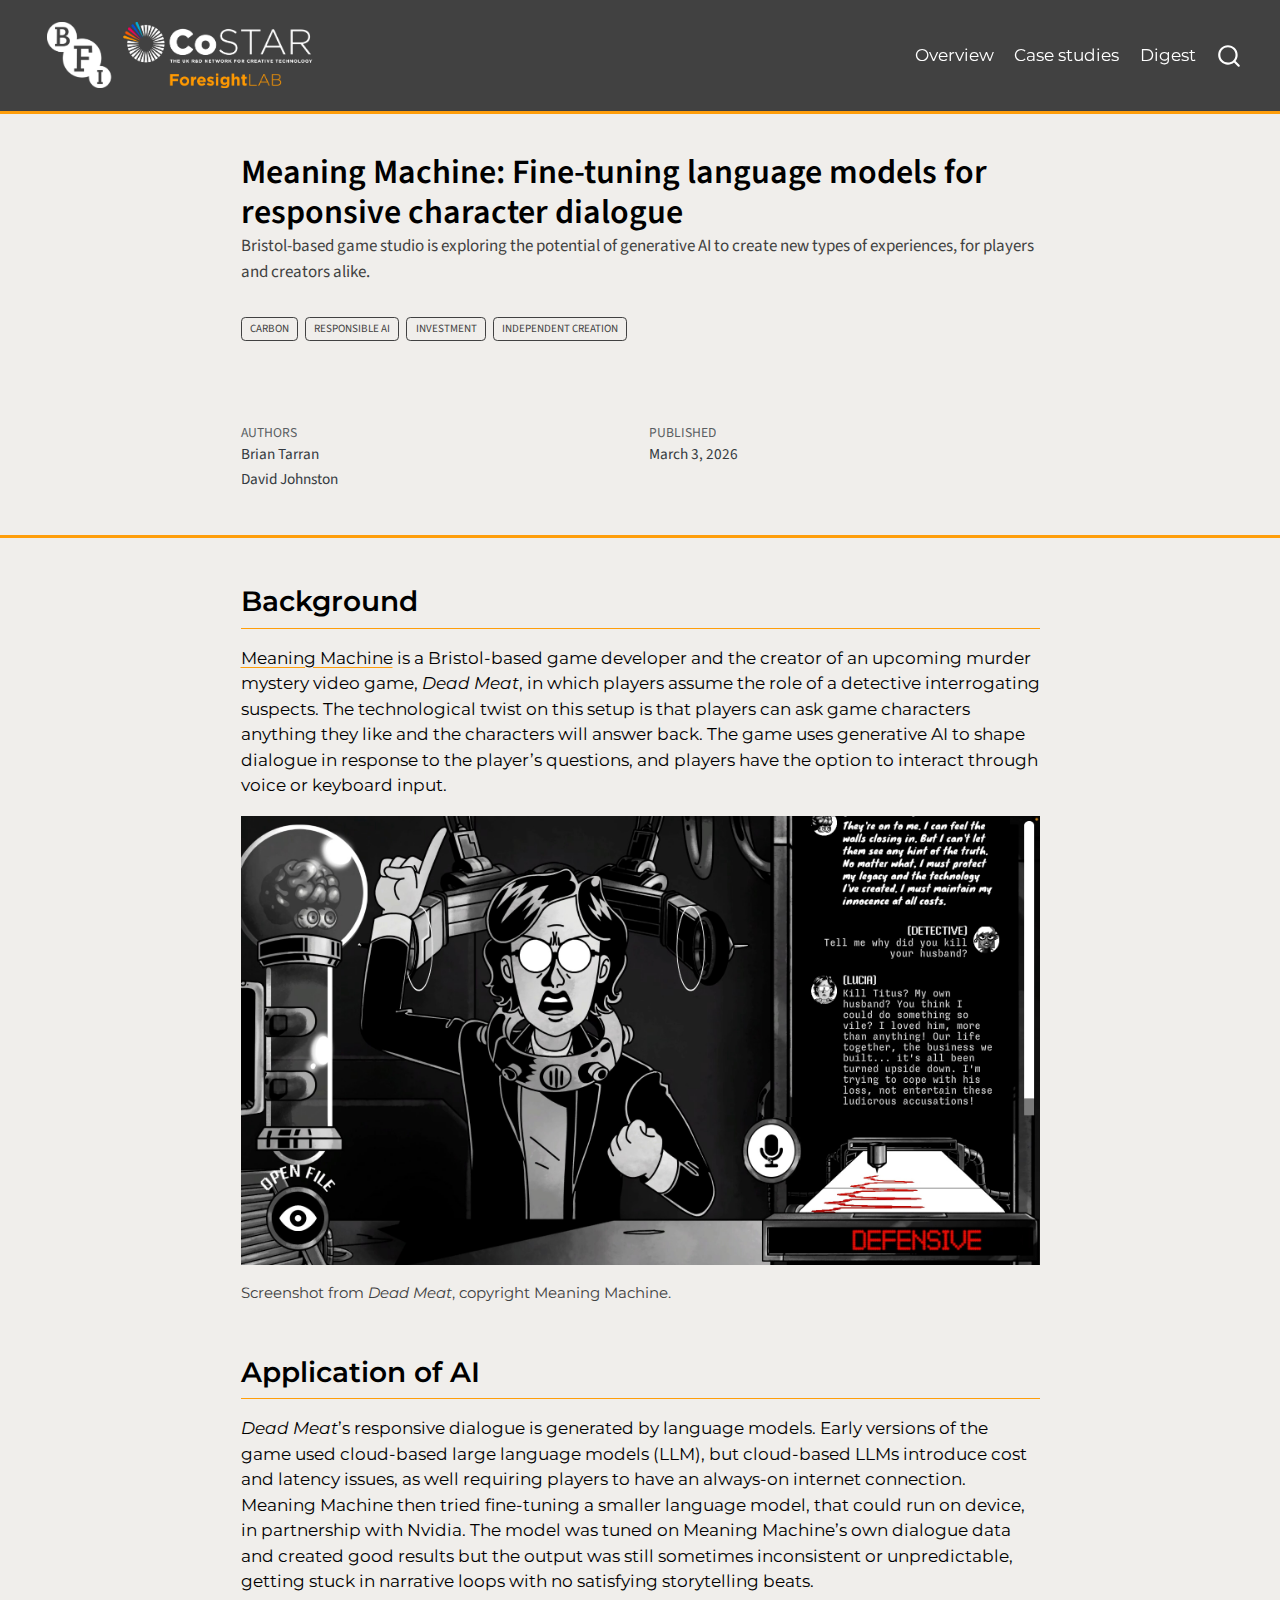
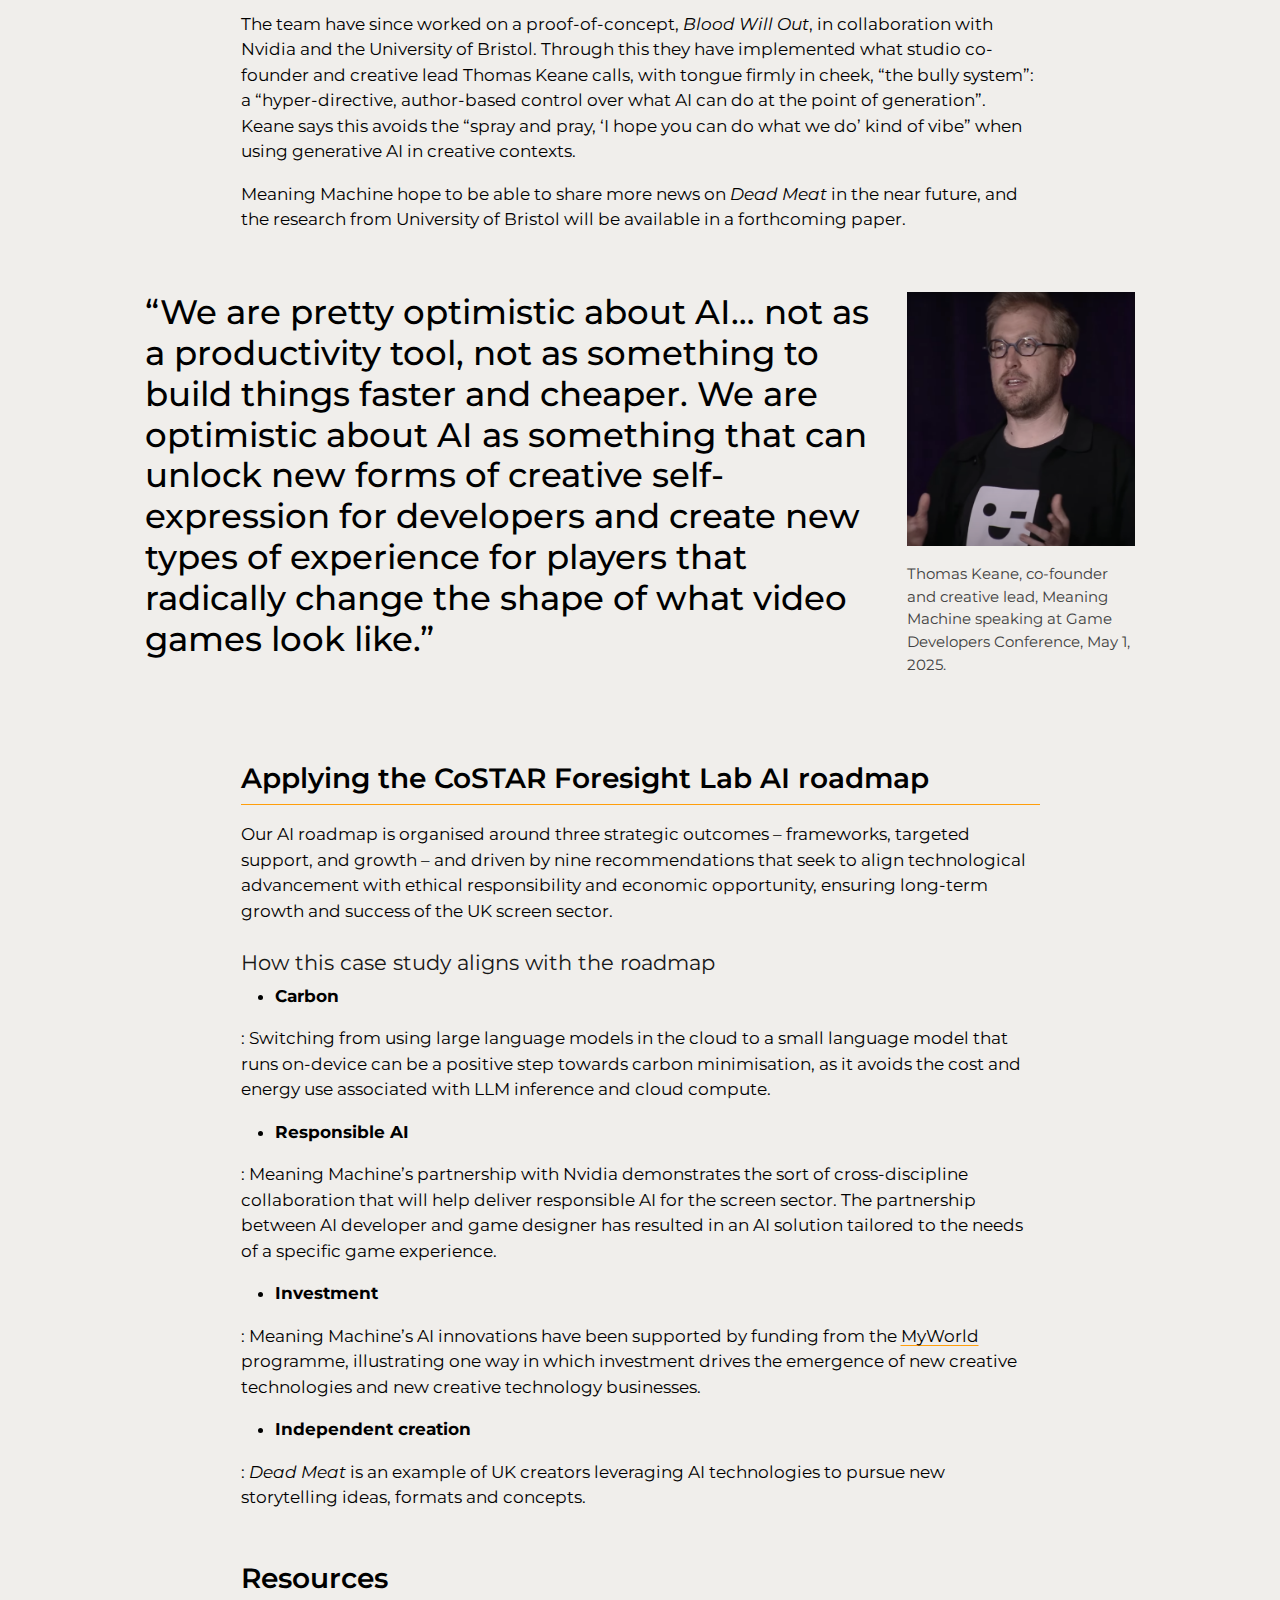
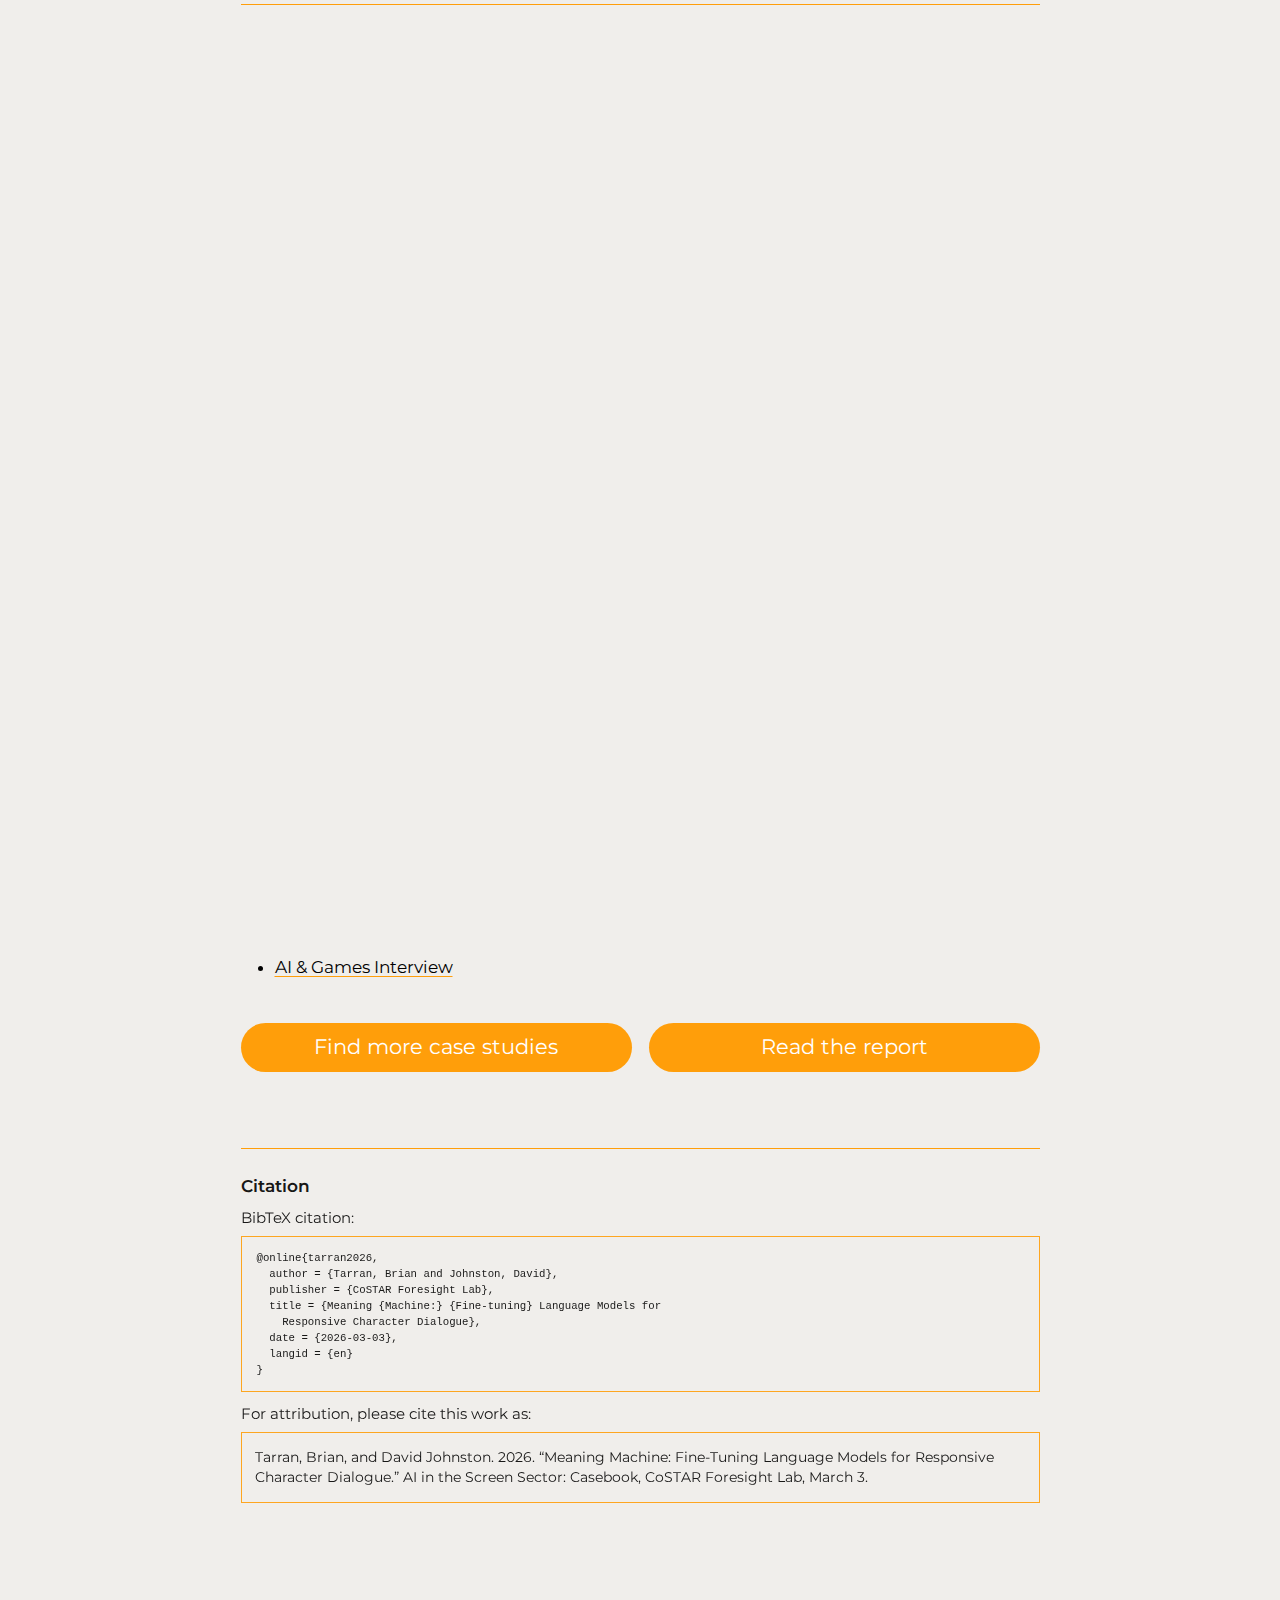
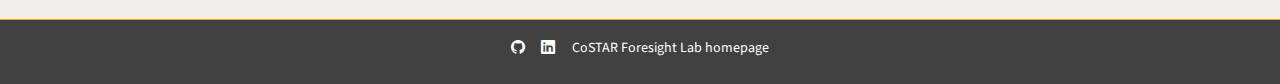
<file: case-studies/posts/dead-meat/index.html>
<!DOCTYPE html>
<html xmlns="http://www.w3.org/1999/xhtml" lang="en" xml:lang="en"><head>

<meta charset="utf-8">
<meta name="generator" content="quarto-1.9.36">

<meta name="viewport" content="width=device-width, initial-scale=1.0, user-scalable=yes">

<meta name="author" content="Brian Tarran">
<meta name="author" content="David Johnston">
<meta name="dcterms.date" content="2026-03-03">
<meta name="description" content="Bristol-based game studio is exploring the potential of generative AI to create new types of experiences, for players and creators alike.">

<title>Meaning Machine: Fine-tuning language models for responsive character dialogue – AI in the Screen Sector: Casebook</title>
<style>
/* Default styles provided by pandoc.
** See https://pandoc.org/MANUAL.html#variables-for-html for config info.
*/
code{white-space: pre-wrap;}
span.smallcaps{font-variant: small-caps;}
div.columns{display: flex; gap: min(4vw, 1.5em);}
div.column{flex: auto; overflow-x: auto;}
div.hanging-indent{margin-left: 1.5em; text-indent: -1.5em;}
ul.task-list{list-style: none;}
ul.task-list li input[type="checkbox"] {
  width: 0.8em;
  margin: 0 0.8em 0.2em -1em; /* quarto-specific, see https://github.com/quarto-dev/quarto-cli/issues/4556 */ 
  vertical-align: middle;
}
</style>


<script src="../../../site_libs/quarto-nav/quarto-nav.js"></script>
<script src="../../../site_libs/quarto-nav/headroom.min.js"></script>
<script src="../../../site_libs/clipboard/clipboard.min.js"></script>
<script src="../../../site_libs/quarto-search/autocomplete.umd.js"></script>
<script src="../../../site_libs/quarto-search/fuse.min.js"></script>
<script src="../../../site_libs/quarto-search/quarto-search.js"></script>
<meta name="quarto:offset" content="../../../">
<script src="../../../site_libs/quarto-html/quarto.js" type="module"></script>
<script src="../../../site_libs/quarto-html/tabsets/tabsets.js" type="module"></script>
<script src="../../../site_libs/quarto-html/popper.min.js"></script>
<script src="../../../site_libs/quarto-html/tippy.umd.min.js"></script>
<script src="../../../site_libs/quarto-html/anchor.min.js"></script>
<link href="../../../site_libs/quarto-html/tippy.css" rel="stylesheet">
<link href="../../../site_libs/quarto-html/quarto-syntax-highlighting-845c23b38eaddc0f92fda52bfe77a8c8.css" rel="stylesheet" id="quarto-text-highlighting-styles">
<script src="../../../site_libs/bootstrap/bootstrap.min.js"></script>
<link href="../../../site_libs/bootstrap/bootstrap-icons.css" rel="stylesheet">
<link href="../../../site_libs/bootstrap/bootstrap-e9da6227bf37eca424d79c4b5985a326.min.css" rel="stylesheet" append-hash="true" id="quarto-bootstrap" data-mode="light">
<script id="quarto-search-options" type="application/json">{
  "location": "navbar",
  "copy-button": false,
  "collapse-after": 3,
  "panel-placement": "end",
  "type": "overlay",
  "limit": 50,
  "keyboard-shortcut": [
    "f",
    "/",
    "s"
  ],
  "show-item-context": false,
  "language": {
    "search-no-results-text": "No results",
    "search-matching-documents-text": "matching documents",
    "search-copy-link-title": "Copy link to search",
    "search-hide-matches-text": "Hide additional matches",
    "search-more-match-text": "more match in this document",
    "search-more-matches-text": "more matches in this document",
    "search-clear-button-title": "Clear",
    "search-text-placeholder": "",
    "search-detached-cancel-button-title": "Cancel",
    "search-submit-button-title": "Submit",
    "search-label": "Search"
  }
}</script>


<link rel="stylesheet" href="../../../styles.css">
</head>

<body class="nav-fixed fullcontent quarto-light">

<div id="quarto-search-results"></div>
  <header id="quarto-header" class="headroom fixed-top quarto-banner">
    <nav class="navbar navbar-expand-lg " data-bs-theme="dark">
      <div class="navbar-container container-fluid">
      <div class="navbar-brand-container mx-auto">
    <a href="../../../index.html" class="navbar-brand navbar-brand-logo">
    <img src="../../../images/header-logos.png" alt="" class="navbar-logo light-content">
    <img src="../../../images/header-logos.png" alt="" class="navbar-logo dark-content">
    </a>
  </div>
            <div id="quarto-search" class="" title="Search"></div>
          <button class="navbar-toggler" type="button" data-bs-toggle="collapse" data-bs-target="#navbarCollapse" aria-controls="navbarCollapse" role="menu" aria-expanded="false" aria-label="Toggle navigation" onclick="if (window.quartoToggleHeadroom) { window.quartoToggleHeadroom(); }">
  <span class="navbar-toggler-icon"></span>
</button>
          <div class="collapse navbar-collapse" id="navbarCollapse">
            <ul class="navbar-nav navbar-nav-scroll ms-auto">
  <li class="nav-item">
    <a class="nav-link" href="../../../index.html"> 
<span class="menu-text">Overview</span></a>
  </li>  
  <li class="nav-item">
    <a class="nav-link" href="../../../case-studies/index.html"> 
<span class="menu-text">Case studies</span></a>
  </li>  
  <li class="nav-item">
    <a class="nav-link" href="https://www.costarnetwork.co.uk/resources/ai-in-the-screen-sector-quarterly-digest-october-to-december-2025"> 
<span class="menu-text">Digest</span></a>
  </li>  
</ul>
          </div> <!-- /navcollapse -->
            <div class="quarto-navbar-tools">
</div>
      </div> <!-- /container-fluid -->
    </nav>
</header>
<!-- content -->
<header id="title-block-header" class="quarto-title-block default page-columns page-full">
  <div class="quarto-title-banner page-columns page-full">
    <div class="quarto-title column-body">
      <h1 class="title">Meaning Machine: Fine-tuning language models for responsive character dialogue</h1>
                  <div>
        <div class="description">
          Bristol-based game studio is exploring the potential of generative AI to create new types of experiences, for players and creators alike.
        </div>
      </div>
                          <div class="quarto-categories">
                <div class="quarto-category">Carbon</div>
                <div class="quarto-category">Responsible AI</div>
                <div class="quarto-category">Investment</div>
                <div class="quarto-category">Independent creation</div>
              </div>
                  </div>
  </div>
    
  
  <div class="quarto-title-meta">

      <div>
      <div class="quarto-title-meta-heading">Authors</div>
      <div class="quarto-title-meta-contents">
               <p>Brian Tarran </p>
               <p>David Johnston </p>
            </div>
    </div>
      
      <div>
      <div class="quarto-title-meta-heading">Published</div>
      <div class="quarto-title-meta-contents">
        <p class="date">March 3, 2026</p>
      </div>
    </div>
    
      
    </div>
    
  
  </header><div id="quarto-content" class="quarto-container page-columns page-rows-contents page-layout-article page-navbar">
<!-- sidebar -->
<!-- margin-sidebar -->
    
<!-- main -->
<main class="content quarto-banner-title-block page-columns page-full" id="quarto-document-content">





<section id="background" class="level2 page-columns page-full">
<h2 class="anchored" data-anchor-id="background">Background</h2>
<p><a href="https://www.meaningmachine.games/">Meaning Machine</a> is a Bristol-based game developer and the creator of an upcoming murder mystery video game, <em>Dead Meat</em>, in which players assume the role of a detective interrogating suspects. The technological twist on this setup is that players can ask game characters anything they like and the characters will answer back. The game uses generative AI to shape dialogue in response to the player’s questions, and players have the option to interact through voice or keyboard input.</p>
<div class="column-body">
<p><img src="images/dead-meat-screenshot.jpg" class="img-fluid" alt="Screenshot from Dead Meat. A mostly black-and-white image, with one of the game's suspect characters angrily waving their finger and balling their fist. On the right of the image, there is a transcript of the suspect's interrogation."></p>
</div>
<div class="figure-caption">
<p>Screenshot from <em>Dead Meat</em>, copyright Meaning Machine.</p>
</div>
</section>
<section id="application-of-ai" class="level2 page-columns page-full">
<h2 class="anchored" data-anchor-id="application-of-ai">Application of AI</h2>
<p><em>Dead Meat</em>’s responsive dialogue is generated by language models. Early versions of the game used cloud-based large language models (LLM), but cloud-based LLMs introduce cost and latency issues, as well requiring players to have an always-on internet connection. Meaning Machine then tried fine-tuning a smaller language model, that could run on device, in partnership with Nvidia. The model was tuned on Meaning Machine’s own dialogue data and created good results but the output was still sometimes inconsistent or unpredictable, getting stuck in narrative loops with no satisfying storytelling beats.</p>
<p>The team have since worked on a proof-of-concept, <em>Blood Will Out</em>, in collaboration with Nvidia and the University of Bristol. Through this they have implemented what studio co-founder and creative lead Thomas Keane calls, with tongue firmly in cheek, “the bully system”: a “hyper-directive, author-based control over what AI can do at the point of generation”. Keane says this avoids the “spray and pray, ‘I hope you can do what we do’ kind of vibe” when using generative AI in creative contexts.</p>
<p>Meaning Machine hope to be able to share more news on <em>Dead Meat</em> in the near future, and the research from University of Bristol will be available in a forthcoming paper.</p>
<div class="column-page">
<div class="pullquote-container">
<div class="grid gap-6 pb-3 pt-4">
<div class="g-col-12 g-col-sm-9">
<div class="pullquote">
<p>“We are pretty optimistic about AI… not as a productivity tool, not as something to build things faster and cheaper. We are optimistic about AI as something that can unlock new forms of creative self-expression for developers and create new types of experience for players that radically change the shape of what video games look like.”</p>
</div>
</div>
<div class="g-col-12 g-col-sm-3">
<p><img src="images/headshot.PNG" class="img-fluid" alt="Screengrab of Thomas Keane, Meaning Machine co-founder,speaking at Game Developers Conference"></p>
<div class="figure-caption">
<p>Thomas Keane, co-founder and creative lead, Meaning Machine speaking at Game Developers Conference, May 1, 2025.</p>
</div>
</div>
</div>
</div>
</div>
</section>
<section id="applying-the-costar-foresight-lab-ai-roadmap" class="level2">
<h2 class="anchored" data-anchor-id="applying-the-costar-foresight-lab-ai-roadmap">Applying the CoSTAR Foresight Lab AI roadmap</h2>
<p>Our AI roadmap is organised around three strategic outcomes – frameworks, targeted support, and growth – and driven by nine recommendations that seek to align technological advancement with ethical responsibility and economic opportunity, ensuring long-term growth and success of the UK screen sector.</p>
<section id="how-this-case-study-aligns-with-the-roadmap" class="level4">
<h4 class="anchored" data-anchor-id="how-this-case-study-aligns-with-the-roadmap">How this case study aligns with the roadmap</h4>
<ul>
<li><strong>Carbon</strong></li>
</ul>
<p>: Switching from using large language models in the cloud to a small language model that runs on-device can be a positive step towards carbon minimisation, as it avoids the cost and energy use associated with LLM inference and cloud compute.</p>
<ul>
<li><strong>Responsible AI</strong></li>
</ul>
<p>: Meaning Machine’s partnership with Nvidia demonstrates the sort of cross-discipline collaboration that will help deliver responsible AI for the screen sector. The partnership between AI developer and game designer has resulted in an AI solution tailored to the needs of a specific game experience.</p>
<ul>
<li><strong>Investment</strong></li>
</ul>
<p>: Meaning Machine’s AI innovations have been supported by funding from the <a href="https://www.myworld-creates.com/">MyWorld</a> programme, illustrating one way in which investment drives the emergence of new creative technologies and new creative technology businesses.</p>
<ul>
<li><strong>Independent creation</strong></li>
</ul>
<p>: <em>Dead Meat</em> is an example of UK creators leveraging AI technologies to pursue new storytelling ideas, formats and concepts.</p>
</section>
</section>
<section id="resources" class="level2">
<h2 class="anchored" data-anchor-id="resources">Resources</h2>
<div class="quarto-video ratio ratio-16x9"><iframe data-external="1" src="https://www.youtube.com/embed/Nz2w29Hkof0" title="" frameborder="0" allow="accelerometer; autoplay; clipboard-write; encrypted-media; gyroscope; picture-in-picture" allowfullscreen=""></iframe></div>
<div class="quarto-video ratio ratio-16x9"><iframe data-external="1" src="https://www.youtube.com/embed/F_Tpfn1LxEA?si=IRVAfPO0gUOt9lR" title="" frameborder="0" allow="accelerometer; autoplay; clipboard-write; encrypted-media; gyroscope; picture-in-picture" allowfullscreen=""></iframe></div>
<ul>
<li><a href="https://www.aiandgames.com/p/finding-meaning-in-the-machine-031225?open=false#§meaning-from-the-machine">AI &amp; Games Interview</a></li>
</ul>
<div class="grid gap-3 pb-3 pt-4">
<div class="g-col-12 g-col-sm-6">
<p><a href="../../../case-studies/index.html" class="btn-action btn btn-lg w-100" role="button">Find more case studies</a></p>
</div>
<div class="g-col-12 g-col-sm-6 mb-2">
<p><a href="https://a.storyblok.com/f/313404/x/ac4c0235f7/ai-in-the-screen-sector.pdf" class="btn-action btn btn-lg w-100" role="button">Read the report</a></p>
</div>
</div>


</section>

<div id="quarto-appendix" class="default"><section class="quarto-appendix-contents" id="quarto-citation"><h2 class="anchored quarto-appendix-heading">Citation</h2><div><div class="quarto-appendix-secondary-label">BibTeX citation:</div><pre class="sourceCode code-with-copy quarto-appendix-bibtex"><code class="sourceCode bibtex">@online{tarran2026,
  author = {Tarran, Brian and Johnston, David},
  publisher = {CoSTAR Foresight Lab},
  title = {Meaning {Machine:} {Fine-tuning} Language Models for
    Responsive Character Dialogue},
  date = {2026-03-03},
  langid = {en}
}
</code><button title="Copy to Clipboard" class="code-copy-button"><i class="bi"></i></button></pre><div class="quarto-appendix-secondary-label">For attribution, please cite this work as:</div><div id="ref-tarran2026" class="csl-entry quarto-appendix-citeas" role="listitem">
Tarran, Brian, and David Johnston. 2026. <span>“Meaning Machine:
Fine-Tuning Language Models for Responsive Character Dialogue.”</span>
AI in the Screen Sector: Casebook, CoSTAR Foresight Lab, March 3.
</div></div></section></div></main> <!-- /main -->
<script id="quarto-html-after-body" type="application/javascript">
  window.document.addEventListener("DOMContentLoaded", function (event) {
    const icon = "";
    const anchorJS = new window.AnchorJS();
    anchorJS.options = {
      placement: 'right',
      icon: icon
    };
    anchorJS.add('.anchored');
    const isCodeAnnotation = (el) => {
      for (const clz of el.classList) {
        if (clz.startsWith('code-annotation-')) {                     
          return true;
        }
      }
      return false;
    }
    const onCopySuccess = function(e) {
      // button target
      const button = e.trigger;
      // don't keep focus
      button.blur();
      // flash "checked"
      button.classList.add('code-copy-button-checked');
      var currentTitle = button.getAttribute("title");
      button.setAttribute("title", "Copied!");
      let tooltip;
      if (window.bootstrap) {
        button.setAttribute("data-bs-toggle", "tooltip");
        button.setAttribute("data-bs-placement", "left");
        button.setAttribute("data-bs-title", "Copied!");
        tooltip = new bootstrap.Tooltip(button, 
          { trigger: "manual", 
            customClass: "code-copy-button-tooltip",
            offset: [0, -8]});
        tooltip.show();    
      }
      setTimeout(function() {
        if (tooltip) {
          tooltip.hide();
          button.removeAttribute("data-bs-title");
          button.removeAttribute("data-bs-toggle");
          button.removeAttribute("data-bs-placement");
        }
        button.setAttribute("title", currentTitle);
        button.classList.remove('code-copy-button-checked');
      }, 1000);
      // clear code selection
      e.clearSelection();
    }
    const getTextToCopy = function(trigger) {
      const outerScaffold = trigger.parentElement.cloneNode(true);
      const codeEl = outerScaffold.querySelector('code');
      for (const childEl of codeEl.children) {
        if (isCodeAnnotation(childEl)) {
          childEl.remove();
        }
      }
      return codeEl.innerText;
    }
    const clipboard = new window.ClipboardJS('.code-copy-button:not([data-in-quarto-modal])', {
      text: getTextToCopy
    });
    clipboard.on('success', onCopySuccess);
    if (window.document.getElementById('quarto-embedded-source-code-modal')) {
      const clipboardModal = new window.ClipboardJS('.code-copy-button[data-in-quarto-modal]', {
        text: getTextToCopy,
        container: window.document.getElementById('quarto-embedded-source-code-modal')
      });
      clipboardModal.on('success', onCopySuccess);
    }
      var localhostRegex = new RegExp(/^(?:http|https):\/\/localhost\:?[0-9]*\//);
      var mailtoRegex = new RegExp(/^mailto:/);
        var filterRegex = new RegExp('/' + window.location.host + '/');
      var isInternal = (href) => {
          return filterRegex.test(href) || localhostRegex.test(href) || mailtoRegex.test(href);
      }
      // Inspect non-navigation links and adorn them if external
     var links = window.document.querySelectorAll('a[href]:not(.nav-link):not(.navbar-brand):not(.toc-action):not(.sidebar-link):not(.sidebar-item-toggle):not(.pagination-link):not(.no-external):not([aria-hidden]):not(.dropdown-item):not(.quarto-navigation-tool):not(.about-link)');
      for (var i=0; i<links.length; i++) {
        const link = links[i];
        if (!isInternal(link.href)) {
          // undo the damage that might have been done by quarto-nav.js in the case of
          // links that we want to consider external
          if (link.dataset.originalHref !== undefined) {
            link.href = link.dataset.originalHref;
          }
        }
      }
    function tippyHover(el, contentFn, onTriggerFn, onUntriggerFn) {
      const config = {
        allowHTML: true,
        maxWidth: 500,
        delay: 100,
        arrow: false,
        appendTo: function(el) {
            return el.parentElement;
        },
        interactive: true,
        interactiveBorder: 10,
        theme: 'quarto',
        placement: 'bottom-start',
      };
      if (contentFn) {
        config.content = contentFn;
      }
      if (onTriggerFn) {
        config.onTrigger = onTriggerFn;
      }
      if (onUntriggerFn) {
        config.onUntrigger = onUntriggerFn;
      }
      window.tippy(el, config); 
    }
    const noterefs = window.document.querySelectorAll('a[role="doc-noteref"]');
    for (var i=0; i<noterefs.length; i++) {
      const ref = noterefs[i];
      tippyHover(ref, function() {
        // use id or data attribute instead here
        let href = ref.getAttribute('data-footnote-href') || ref.getAttribute('href');
        try { href = new URL(href).hash; } catch {}
        const id = href.replace(/^#\/?/, "");
        const note = window.document.getElementById(id);
        if (note) {
          return note.innerHTML;
        } else {
          return "";
        }
      });
    }
    const xrefs = window.document.querySelectorAll('a.quarto-xref');
    const processXRef = (id, note) => {
      // Strip column container classes
      const stripColumnClz = (el) => {
        el.classList.remove("page-full", "page-columns");
        if (el.children) {
          for (const child of el.children) {
            stripColumnClz(child);
          }
        }
      }
      stripColumnClz(note)
      if (id === null || id.startsWith('sec-')) {
        // Special case sections, only their first couple elements
        const container = document.createElement("div");
        if (note.children && note.children.length > 2) {
          container.appendChild(note.children[0].cloneNode(true));
          for (let i = 1; i < note.children.length; i++) {
            const child = note.children[i];
            if (child.tagName === "P" && child.innerText === "") {
              continue;
            } else {
              container.appendChild(child.cloneNode(true));
              break;
            }
          }
          if (window.Quarto?.typesetMath) {
            window.Quarto.typesetMath(container);
          }
          return container.innerHTML
        } else {
          if (window.Quarto?.typesetMath) {
            window.Quarto.typesetMath(note);
          }
          return note.innerHTML;
        }
      } else {
        // Remove any anchor links if they are present
        const anchorLink = note.querySelector('a.anchorjs-link');
        if (anchorLink) {
          anchorLink.remove();
        }
        if (window.Quarto?.typesetMath) {
          window.Quarto.typesetMath(note);
        }
        if (note.classList.contains("callout")) {
          return note.outerHTML;
        } else {
          return note.innerHTML;
        }
      }
    }
    for (var i=0; i<xrefs.length; i++) {
      const xref = xrefs[i];
      tippyHover(xref, undefined, function(instance) {
        instance.disable();
        let url = xref.getAttribute('href');
        let hash = undefined; 
        if (url.startsWith('#')) {
          hash = url;
        } else {
          try { hash = new URL(url).hash; } catch {}
        }
        if (hash) {
          const id = hash.replace(/^#\/?/, "");
          const note = window.document.getElementById(id);
          if (note !== null) {
            try {
              const html = processXRef(id, note.cloneNode(true));
              instance.setContent(html);
            } finally {
              instance.enable();
              instance.show();
            }
          } else {
            // See if we can fetch this
            fetch(url.split('#')[0])
            .then(res => res.text())
            .then(html => {
              const parser = new DOMParser();
              const htmlDoc = parser.parseFromString(html, "text/html");
              const note = htmlDoc.getElementById(id);
              if (note !== null) {
                const html = processXRef(id, note);
                instance.setContent(html);
              } 
            }).finally(() => {
              instance.enable();
              instance.show();
            });
          }
        } else {
          // See if we can fetch a full url (with no hash to target)
          // This is a special case and we should probably do some content thinning / targeting
          fetch(url)
          .then(res => res.text())
          .then(html => {
            const parser = new DOMParser();
            const htmlDoc = parser.parseFromString(html, "text/html");
            const note = htmlDoc.querySelector('main.content');
            if (note !== null) {
              // This should only happen for chapter cross references
              // (since there is no id in the URL)
              // remove the first header
              if (note.children.length > 0 && note.children[0].tagName === "HEADER") {
                note.children[0].remove();
              }
              const html = processXRef(null, note);
              instance.setContent(html);
            } 
          }).finally(() => {
            instance.enable();
            instance.show();
          });
        }
      }, function(instance) {
      });
    }
        let selectedAnnoteEl;
        const selectorForAnnotation = ( cell, annotation) => {
          let cellAttr = 'data-code-cell="' + cell + '"';
          let lineAttr = 'data-code-annotation="' +  annotation + '"';
          const selector = 'span[' + cellAttr + '][' + lineAttr + ']';
          return selector;
        }
        const selectCodeLines = (annoteEl) => {
          const doc = window.document;
          const targetCell = annoteEl.getAttribute("data-target-cell");
          const targetAnnotation = annoteEl.getAttribute("data-target-annotation");
          const annoteSpan = window.document.querySelector(selectorForAnnotation(targetCell, targetAnnotation));
          const lines = annoteSpan.getAttribute("data-code-lines").split(",");
          const lineIds = lines.map((line) => {
            return targetCell + "-" + line;
          })
          let top = null;
          let height = null;
          let parent = null;
          if (lineIds.length > 0) {
              //compute the position of the single el (top and bottom and make a div)
              const el = window.document.getElementById(lineIds[0]);
              top = el.offsetTop;
              height = el.offsetHeight;
              parent = el.parentElement.parentElement;
            if (lineIds.length > 1) {
              const lastEl = window.document.getElementById(lineIds[lineIds.length - 1]);
              const bottom = lastEl.offsetTop + lastEl.offsetHeight;
              height = bottom - top;
            }
            if (top !== null && height !== null && parent !== null) {
              // cook up a div (if necessary) and position it 
              let div = window.document.getElementById("code-annotation-line-highlight");
              if (div === null) {
                div = window.document.createElement("div");
                div.setAttribute("id", "code-annotation-line-highlight");
                div.style.position = 'absolute';
                parent.appendChild(div);
              }
              div.style.top = top - 2 + "px";
              div.style.height = height + 4 + "px";
              div.style.left = 0;
              let gutterDiv = window.document.getElementById("code-annotation-line-highlight-gutter");
              if (gutterDiv === null) {
                gutterDiv = window.document.createElement("div");
                gutterDiv.setAttribute("id", "code-annotation-line-highlight-gutter");
                gutterDiv.style.position = 'absolute';
                const codeCell = window.document.getElementById(targetCell);
                const gutter = codeCell.querySelector('.code-annotation-gutter');
                gutter.appendChild(gutterDiv);
              }
              gutterDiv.style.top = top - 2 + "px";
              gutterDiv.style.height = height + 4 + "px";
            }
            selectedAnnoteEl = annoteEl;
          }
        };
        const unselectCodeLines = () => {
          const elementsIds = ["code-annotation-line-highlight", "code-annotation-line-highlight-gutter"];
          elementsIds.forEach((elId) => {
            const div = window.document.getElementById(elId);
            if (div) {
              div.remove();
            }
          });
          selectedAnnoteEl = undefined;
        };
          // Handle positioning of the toggle
      window.addEventListener(
        "resize",
        throttle(() => {
          elRect = undefined;
          if (selectedAnnoteEl) {
            selectCodeLines(selectedAnnoteEl);
          }
        }, 10)
      );
      function throttle(fn, ms) {
      let throttle = false;
      let timer;
        return (...args) => {
          if(!throttle) { // first call gets through
              fn.apply(this, args);
              throttle = true;
          } else { // all the others get throttled
              if(timer) clearTimeout(timer); // cancel #2
              timer = setTimeout(() => {
                fn.apply(this, args);
                timer = throttle = false;
              }, ms);
          }
        };
      }
        // Attach click handler to the DT
        const annoteDls = window.document.querySelectorAll('dt[data-target-cell]');
        for (const annoteDlNode of annoteDls) {
          annoteDlNode.addEventListener('click', (event) => {
            const clickedEl = event.target;
            if (clickedEl !== selectedAnnoteEl) {
              unselectCodeLines();
              const activeEl = window.document.querySelector('dt[data-target-cell].code-annotation-active');
              if (activeEl) {
                activeEl.classList.remove('code-annotation-active');
              }
              selectCodeLines(clickedEl);
              clickedEl.classList.add('code-annotation-active');
            } else {
              // Unselect the line
              unselectCodeLines();
              clickedEl.classList.remove('code-annotation-active');
            }
          });
        }
    const findCites = (el) => {
      const parentEl = el.parentElement;
      if (parentEl) {
        const cites = parentEl.dataset.cites;
        if (cites) {
          return {
            el,
            cites: cites.split(' ')
          };
        } else {
          return findCites(el.parentElement)
        }
      } else {
        return undefined;
      }
    };
    var bibliorefs = window.document.querySelectorAll('a[role="doc-biblioref"]');
    for (var i=0; i<bibliorefs.length; i++) {
      const ref = bibliorefs[i];
      const citeInfo = findCites(ref);
      if (citeInfo) {
        tippyHover(citeInfo.el, function() {
          var popup = window.document.createElement('div');
          citeInfo.cites.forEach(function(cite) {
            var citeDiv = window.document.createElement('div');
            citeDiv.classList.add('hanging-indent');
            citeDiv.classList.add('csl-entry');
            var biblioDiv = window.document.getElementById('ref-' + cite);
            if (biblioDiv) {
              citeDiv.innerHTML = biblioDiv.innerHTML;
            }
            popup.appendChild(citeDiv);
          });
          return popup.innerHTML;
        });
      }
    }
  });
  </script>
</div> <!-- /content -->
<footer class="footer">
  <div class="nav-footer">
    <div class="nav-footer-left">
      &nbsp;
    </div>   
    <div class="nav-footer-center">
      <ul class="footer-items list-unstyled">
    <li class="nav-item compact">
    <a class="nav-link" href="https://github.com/brtarran/ai-case-studies">
      <i class="bi bi-github" role="img" aria-label="GitHub">
</i> 
    </a>
  </li>  
    <li class="nav-item compact">
    <a class="nav-link" href="https://www.linkedin.com/showcase/costar-foresight-lab">
      <i class="bi bi-linkedin" role="img" aria-label="LinkedIn">
</i> 
    </a>
  </li>  
    <li class="nav-item">
    <a class="nav-link" href="https://www.costarnetwork.co.uk/labs/foresightlab">
<p>CoSTAR Foresight Lab homepage</p>
</a>
  </li>  
</ul>
    </div>
    <div class="nav-footer-right">
      &nbsp;
    </div>
  </div>
</footer>




</body></html>
</file>
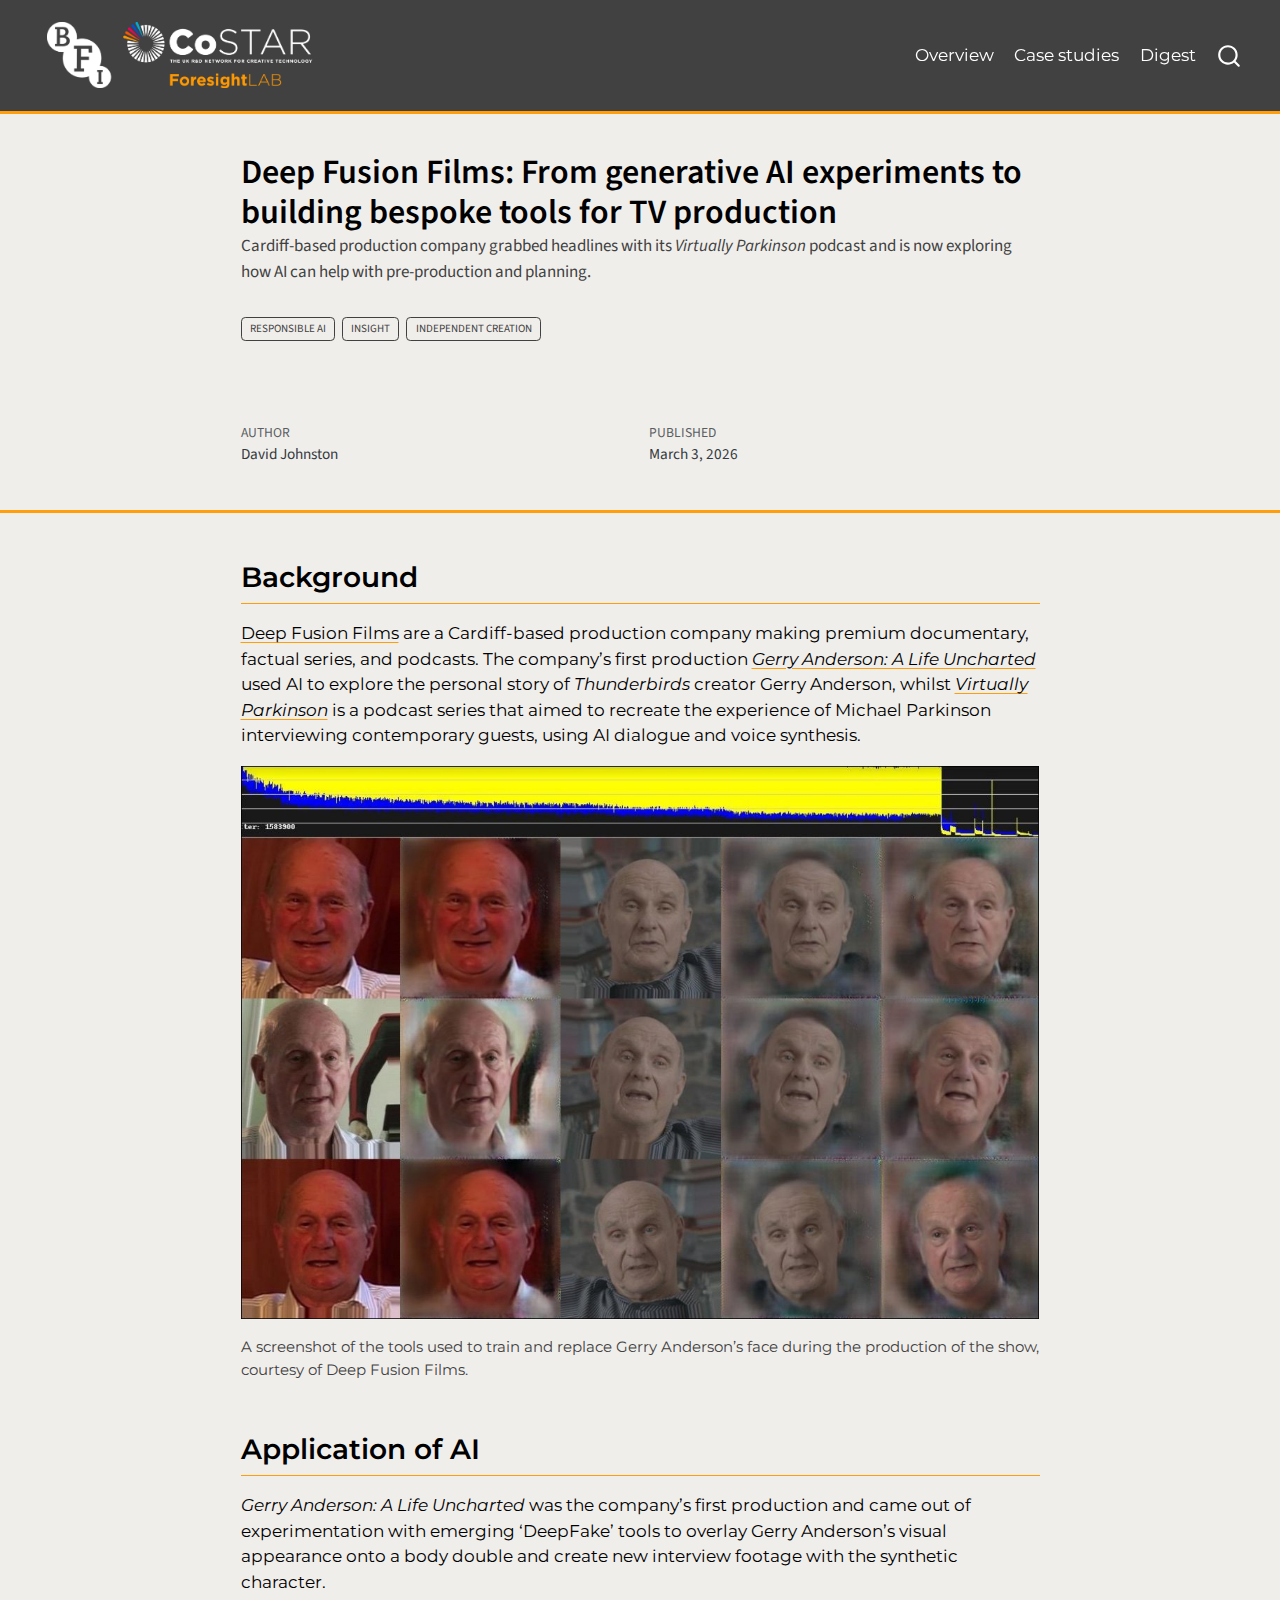
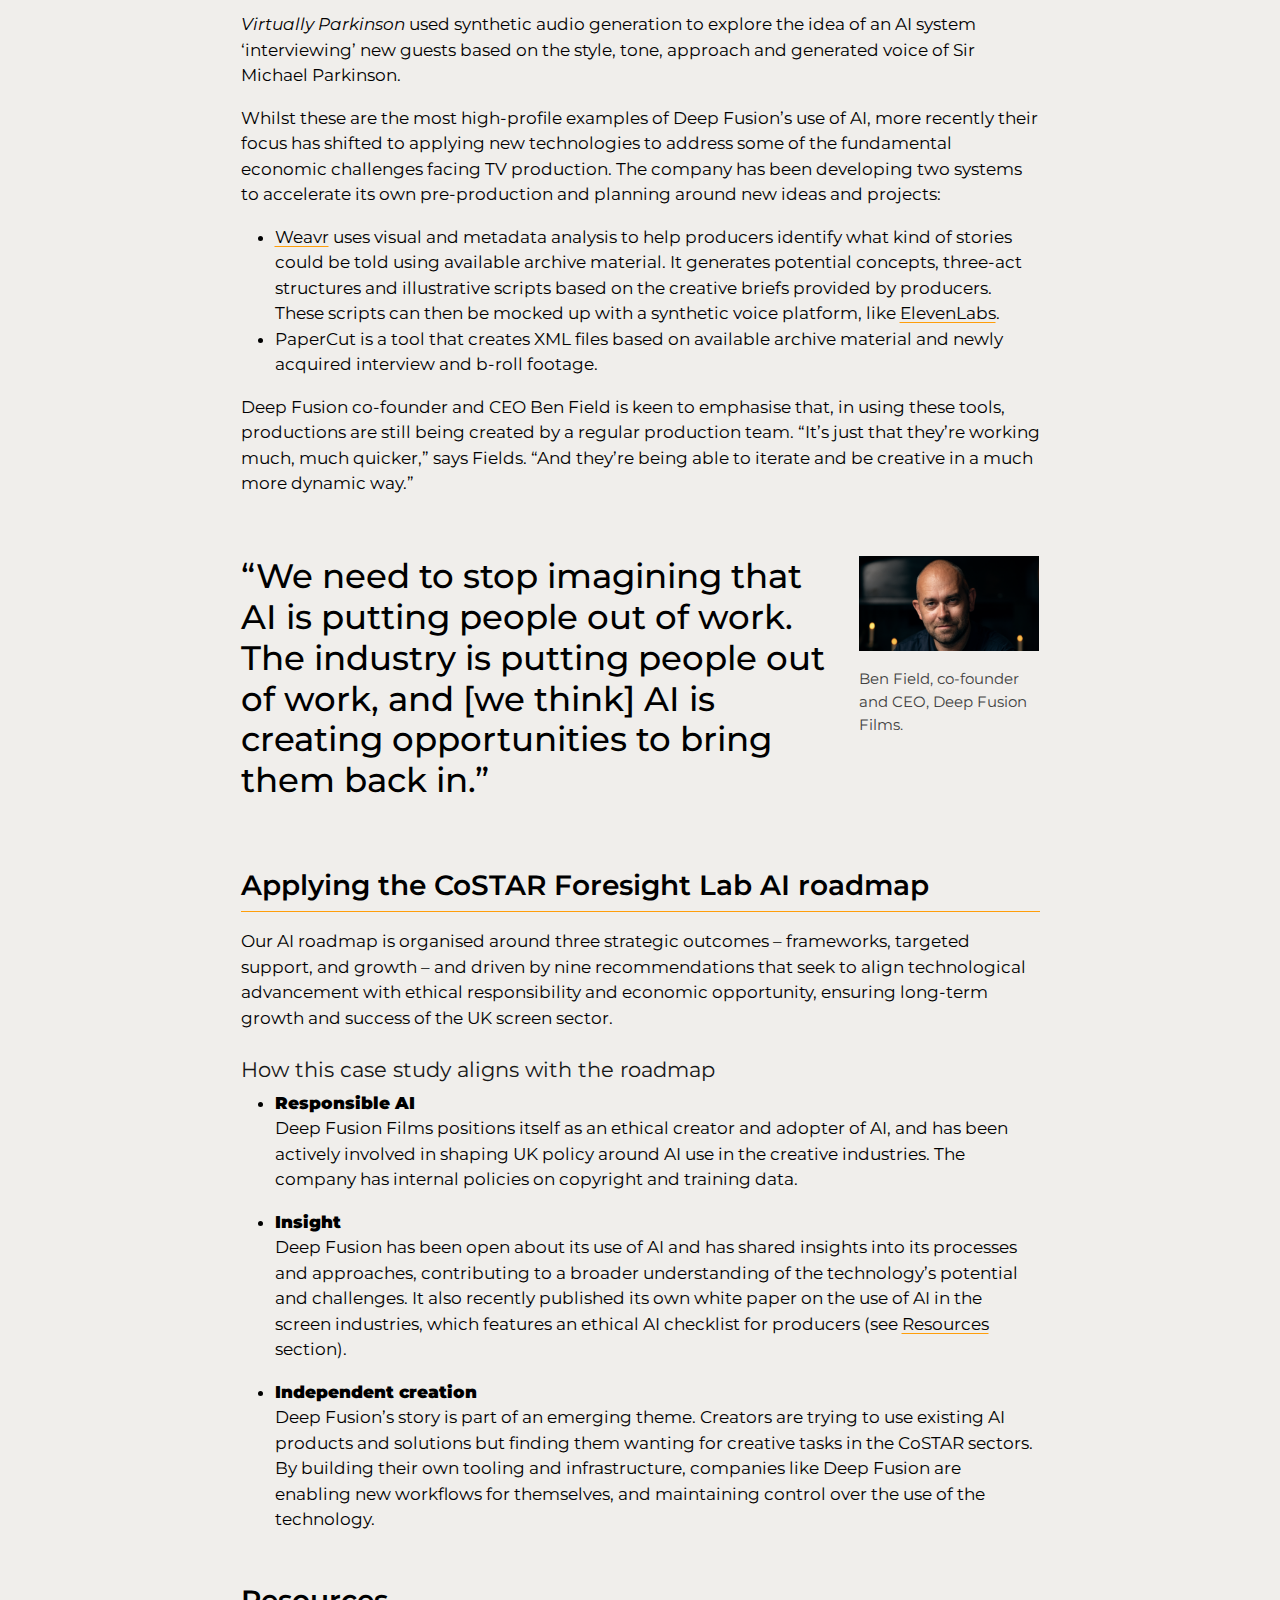
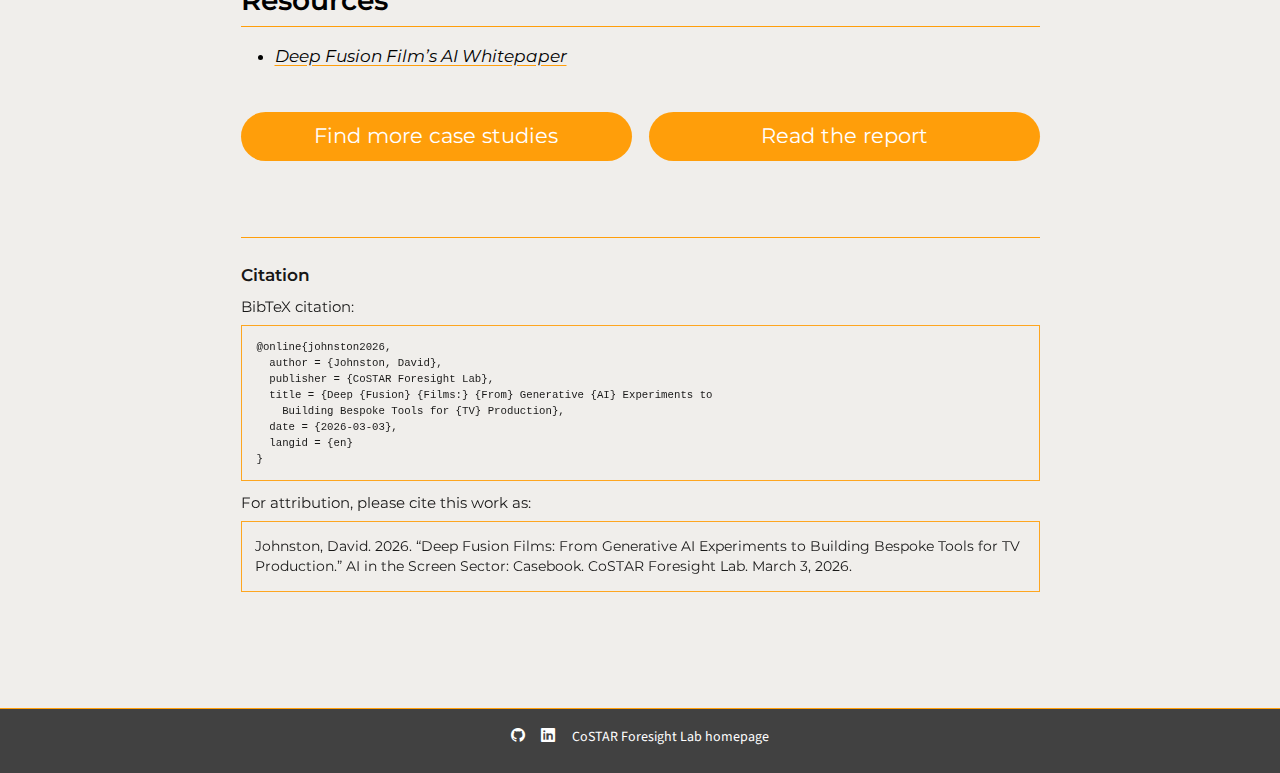
<file: case-studies/posts/deep-fusion-films/index.html>
<!DOCTYPE html>
<html xmlns="http://www.w3.org/1999/xhtml" lang="en" xml:lang="en"><head>

<meta charset="utf-8">
<meta name="generator" content="quarto-1.8.27">

<meta name="viewport" content="width=device-width, initial-scale=1.0, user-scalable=yes">

<meta name="author" content="David Johnston">
<meta name="dcterms.date" content="2026-03-03">
<meta name="description" content="Cardiff-based production company grabbed headlines with its Virtually Parkinson podcast and is now exploring how AI can help with pre-production and planning.">

<title>Deep Fusion Films: From generative AI experiments to building bespoke tools for TV production – AI in the Screen Sector: Casebook</title>
<style>
code{white-space: pre-wrap;}
span.smallcaps{font-variant: small-caps;}
div.columns{display: flex; gap: min(4vw, 1.5em);}
div.column{flex: auto; overflow-x: auto;}
div.hanging-indent{margin-left: 1.5em; text-indent: -1.5em;}
ul.task-list{list-style: none;}
ul.task-list li input[type="checkbox"] {
  width: 0.8em;
  margin: 0 0.8em 0.2em -1em; /* quarto-specific, see https://github.com/quarto-dev/quarto-cli/issues/4556 */ 
  vertical-align: middle;
}
</style>


<script src="../../../site_libs/quarto-nav/quarto-nav.js"></script>
<script src="../../../site_libs/quarto-nav/headroom.min.js"></script>
<script src="../../../site_libs/clipboard/clipboard.min.js"></script>
<script src="../../../site_libs/quarto-search/autocomplete.umd.js"></script>
<script src="../../../site_libs/quarto-search/fuse.min.js"></script>
<script src="../../../site_libs/quarto-search/quarto-search.js"></script>
<meta name="quarto:offset" content="../../../">
<script src="../../../site_libs/quarto-html/quarto.js" type="module"></script>
<script src="../../../site_libs/quarto-html/tabsets/tabsets.js" type="module"></script>
<script src="../../../site_libs/quarto-html/axe/axe-check.js" type="module"></script>
<script src="../../../site_libs/quarto-html/popper.min.js"></script>
<script src="../../../site_libs/quarto-html/tippy.umd.min.js"></script>
<script src="../../../site_libs/quarto-html/anchor.min.js"></script>
<link href="../../../site_libs/quarto-html/tippy.css" rel="stylesheet">
<link href="../../../site_libs/quarto-html/quarto-syntax-highlighting-ed96de9b727972fe78a7b5d16c58bf87.css" rel="stylesheet" id="quarto-text-highlighting-styles">
<script src="../../../site_libs/bootstrap/bootstrap.min.js"></script>
<link href="../../../site_libs/bootstrap/bootstrap-icons.css" rel="stylesheet">
<link href="../../../site_libs/bootstrap/bootstrap-d0408bfc56757a22e93a7d858c33fce1.min.css" rel="stylesheet" append-hash="true" id="quarto-bootstrap" data-mode="light">
<script id="quarto-search-options" type="application/json">{
  "location": "navbar",
  "copy-button": false,
  "collapse-after": 3,
  "panel-placement": "end",
  "type": "overlay",
  "limit": 50,
  "keyboard-shortcut": [
    "f",
    "/",
    "s"
  ],
  "show-item-context": false,
  "language": {
    "search-no-results-text": "No results",
    "search-matching-documents-text": "matching documents",
    "search-copy-link-title": "Copy link to search",
    "search-hide-matches-text": "Hide additional matches",
    "search-more-match-text": "more match in this document",
    "search-more-matches-text": "more matches in this document",
    "search-clear-button-title": "Clear",
    "search-text-placeholder": "",
    "search-detached-cancel-button-title": "Cancel",
    "search-submit-button-title": "Submit",
    "search-label": "Search"
  }
}</script>


<link rel="stylesheet" href="../../../styles.css">
</head>

<body class="nav-fixed fullcontent quarto-light">

<div id="quarto-search-results"></div>
  <header id="quarto-header" class="headroom fixed-top quarto-banner">
    <nav class="navbar navbar-expand-lg " data-bs-theme="dark">
      <div class="navbar-container container-fluid">
      <div class="navbar-brand-container mx-auto">
    <a href="../../../index.html" class="navbar-brand navbar-brand-logo">
    <img src="../../../images/header-logos.png" alt="" class="navbar-logo light-content">
    <img src="../../../images/header-logos.png" alt="" class="navbar-logo dark-content">
    </a>
  </div>
            <div id="quarto-search" class="" title="Search"></div>
          <button class="navbar-toggler" type="button" data-bs-toggle="collapse" data-bs-target="#navbarCollapse" aria-controls="navbarCollapse" role="menu" aria-expanded="false" aria-label="Toggle navigation" onclick="if (window.quartoToggleHeadroom) { window.quartoToggleHeadroom(); }">
  <span class="navbar-toggler-icon"></span>
</button>
          <div class="collapse navbar-collapse" id="navbarCollapse">
            <ul class="navbar-nav navbar-nav-scroll ms-auto">
  <li class="nav-item">
    <a class="nav-link" href="../../../index.html"> 
<span class="menu-text">Overview</span></a>
  </li>  
  <li class="nav-item">
    <a class="nav-link" href="../../../case-studies/index.html"> 
<span class="menu-text">Case studies</span></a>
  </li>  
  <li class="nav-item">
    <a class="nav-link" href="https://www.costarnetwork.co.uk/resources/ai-in-the-screen-sector-quarterly-digest-october-to-december-2025"> 
<span class="menu-text">Digest</span></a>
  </li>  
</ul>
          </div> <!-- /navcollapse -->
            <div class="quarto-navbar-tools">
</div>
      </div> <!-- /container-fluid -->
    </nav>
</header>
<!-- content -->
<header id="title-block-header" class="quarto-title-block default page-columns page-full">
  <div class="quarto-title-banner page-columns page-full">
    <div class="quarto-title column-body">
      <h1 class="title">Deep Fusion Films: From generative AI experiments to building bespoke tools for TV production</h1>
                  <div>
        <div class="description">
          Cardiff-based production company grabbed headlines with its <em>Virtually Parkinson</em> podcast and is now exploring how AI can help with pre-production and planning.
        </div>
      </div>
                          <div class="quarto-categories">
                <div class="quarto-category">Responsible AI</div>
                <div class="quarto-category">Insight</div>
                <div class="quarto-category">Independent creation</div>
              </div>
                  </div>
  </div>
    
  
  <div class="quarto-title-meta">

      <div>
      <div class="quarto-title-meta-heading">Author</div>
      <div class="quarto-title-meta-contents">
               <p>David Johnston </p>
            </div>
    </div>
      
      <div>
      <div class="quarto-title-meta-heading">Published</div>
      <div class="quarto-title-meta-contents">
        <p class="date">March 3, 2026</p>
      </div>
    </div>
    
      
    </div>
    
  
  </header><div id="quarto-content" class="quarto-container page-columns page-rows-contents page-layout-article page-navbar">
<!-- sidebar -->
<!-- margin-sidebar -->
    
<!-- main -->
<main class="content quarto-banner-title-block page-columns page-full" id="quarto-document-content">





<section id="background" class="level2 page-columns page-full">
<h2 class="anchored" data-anchor-id="background">Background</h2>
<p><a href="https://www.deepfusionfilms.com/">Deep Fusion Films</a> are a Cardiff-based production company making premium documentary, factual series, and podcasts. The company’s first production <a href="https://anderson-entertainment.co.uk/content/gerry-anderson-a-life-uncharted/"><em>Gerry Anderson: A Life Uncharted</em></a> used AI to explore the personal story of <em>Thunderbirds</em> creator Gerry Anderson, whilst <a href="https://www.broadcastnow.co.uk/industry-opinions/whats-the-point-of-virtually-parkinson/5199094.article"><em>Virtually Parkinson</em></a> is a podcast series that aimed to recreate the experience of Michael Parkinson interviewing contemporary guests, using AI dialogue and voice synthesis.</p>
<div class="column-body">
<p><img src="images/gerry_anderson_metaphysic.jpg" class="img-fluid" alt="A screenshot showing the 'DeepFake' process during the production of _Gerry Anderson: A Life Uncharted_."></p>
</div>
<div class="figure-caption">
<p>A screenshot of the tools used to train and replace Gerry Anderson’s face during the production of the show, courtesy of Deep Fusion Films.</p>
</div>
</section>
<section id="application-of-ai" class="level2 page-columns page-full">
<h2 class="anchored" data-anchor-id="application-of-ai">Application of AI</h2>
<p><em>Gerry Anderson: A Life Uncharted</em> was the company’s first production and came out of experimentation with emerging ‘DeepFake’ tools to overlay Gerry Anderson’s visual appearance onto a body double and create new interview footage with the synthetic character.</p>
<p><em>Virtually Parkinson</em> used synthetic audio generation to explore the idea of an AI system ‘interviewing’ new guests based on the style, tone, approach and generated voice of Sir Michael Parkinson.</p>
<p>Whilst these are the most high-profile examples of Deep Fusion’s use of AI, more recently their focus has shifted to applying new technologies to address some of the fundamental economic challenges facing TV production. The company has been developing two systems to accelerate its own pre-production and planning around new ideas and projects:</p>
<ul>
<li><a href="https://www.broadcastnow.co.uk/production-and-post/deep-fusion-and-topfoto-partner-to-produce-ai-powered-archive-docs/5209531.article">Weavr</a> uses visual and metadata analysis to help producers identify what kind of stories could be told using available archive material. It generates potential concepts, three-act structures and illustrative scripts based on the creative briefs provided by producers. These scripts can then be mocked up with a synthetic voice platform, like <a href="https://elevenlabs.io">ElevenLabs</a>.</li>
<li>PaperCut is a tool that creates XML files based on available archive material and newly acquired interview and b-roll footage.</li>
</ul>
<p>Deep Fusion co-founder and CEO Ben Field is keen to emphasise that, in using these tools, productions are still being created by a regular production team. “It’s just that they’re working much, much quicker,” says Fields. “And they’re being able to iterate and be creative in a much more dynamic way.”</p>
<div class="column-body">
<div class="pullquote-container">
<div class="grid gap-6 pb-3 pt-4">
<div class="g-col-12 g-col-sm-9">
<div class="pullquote">
<p>“We need to stop imagining that AI is putting people out of work. The industry is putting people out of work, and [we think] AI is creating opportunities to bring them back in.”</p>
</div>
</div>
<div class="g-col-12 g-col-sm-3">
<p><img src="images/benjamin_field_headshot.png" class="img-fluid" alt="Ben Field, co-founder and CEO, Deep Fusion Films"></p>
<div class="figure-caption">
<p>Ben Field, co-founder and CEO, Deep Fusion Films.</p>
</div>
</div>
</div>
</div>
</div>
</section>
<section id="applying-the-costar-foresight-lab-ai-roadmap" class="level2">
<h2 class="anchored" data-anchor-id="applying-the-costar-foresight-lab-ai-roadmap">Applying the CoSTAR Foresight Lab AI roadmap</h2>
<p>Our AI roadmap is organised around three strategic outcomes – frameworks, targeted support, and growth – and driven by nine recommendations that seek to align technological advancement with ethical responsibility and economic opportunity, ensuring long-term growth and success of the UK screen sector.</p>
<section id="how-this-case-study-aligns-with-the-roadmap" class="level4">
<h4 class="anchored" data-anchor-id="how-this-case-study-aligns-with-the-roadmap">How this case study aligns with the roadmap</h4>
<ul>
<li><dl>
<dt><strong>Responsible AI</strong></dt>
<dd>
Deep Fusion Films positions itself as an ethical creator and adopter of AI, and has been actively involved in shaping UK policy around AI use in the creative industries. The company has internal policies on copyright and training data.
</dd>
</dl></li>
<li><dl>
<dt><strong>Insight</strong></dt>
<dd>
Deep Fusion has been open about its use of AI and has shared insights into its processes and approaches, contributing to a broader understanding of the technology’s potential and challenges. It also recently published its own white paper on the use of AI in the screen industries, which features an ethical AI checklist for producers (see <a href="#resources">Resources</a> section).
</dd>
</dl></li>
<li><dl>
<dt><strong>Independent creation</strong></dt>
<dd>
Deep Fusion’s story is part of an emerging theme. Creators are trying to use existing AI products and solutions but finding them wanting for creative tasks in the CoSTAR sectors. By building their own tooling and infrastructure, companies like Deep Fusion are enabling new workflows for themselves, and maintaining control over the use of the technology.
</dd>
</dl></li>
</ul>
</section>
</section>
<section id="resources" class="level2">
<h2 class="anchored" data-anchor-id="resources">Resources</h2>
<ul>
<li><a href="https://www.deepfusionfilms.com/s/Artificial-Intelligence-in-the-UK-Screen-Industries-A-Practical-White-Paper-November-25.pdf"><em>Deep Fusion Film’s AI Whitepaper</em></a></li>
</ul>
<div class="grid gap-3 pb-3 pt-4">
<div class="g-col-12 g-col-sm-6">
<p><a href="../../../case-studies/index.html" class="btn-action btn btn-lg w-100" role="button">Find more case studies</a></p>
</div>
<div class="g-col-12 g-col-sm-6 mb-2">
<p><a href="https://a.storyblok.com/f/313404/x/ac4c0235f7/ai-in-the-screen-sector.pdf" class="btn-action btn btn-lg w-100" role="button">Read the report</a></p>
</div>
</div>


</section>

<div id="quarto-appendix" class="default"><section class="quarto-appendix-contents" id="quarto-citation"><h2 class="anchored quarto-appendix-heading">Citation</h2><div><div class="quarto-appendix-secondary-label">BibTeX citation:</div><pre class="sourceCode code-with-copy quarto-appendix-bibtex"><code class="sourceCode bibtex">@online{johnston2026,
  author = {Johnston, David},
  publisher = {CoSTAR Foresight Lab},
  title = {Deep {Fusion} {Films:} {From} Generative {AI} Experiments to
    Building Bespoke Tools for {TV} Production},
  date = {2026-03-03},
  langid = {en}
}
</code><button title="Copy to Clipboard" class="code-copy-button"><i class="bi"></i></button></pre><div class="quarto-appendix-secondary-label">For attribution, please cite this work as:</div><div id="ref-johnston2026" class="csl-entry quarto-appendix-citeas" role="listitem">
Johnston, David. 2026. <span>“Deep Fusion Films: From Generative AI
Experiments to Building Bespoke Tools for TV Production.”</span> AI in
the Screen Sector: Casebook. CoSTAR Foresight Lab. March 3, 2026.
</div></div></section></div></main> <!-- /main -->
<script id="quarto-html-after-body" type="application/javascript">
  window.document.addEventListener("DOMContentLoaded", function (event) {
    const icon = "";
    const anchorJS = new window.AnchorJS();
    anchorJS.options = {
      placement: 'right',
      icon: icon
    };
    anchorJS.add('.anchored');
    const isCodeAnnotation = (el) => {
      for (const clz of el.classList) {
        if (clz.startsWith('code-annotation-')) {                     
          return true;
        }
      }
      return false;
    }
    const onCopySuccess = function(e) {
      // button target
      const button = e.trigger;
      // don't keep focus
      button.blur();
      // flash "checked"
      button.classList.add('code-copy-button-checked');
      var currentTitle = button.getAttribute("title");
      button.setAttribute("title", "Copied!");
      let tooltip;
      if (window.bootstrap) {
        button.setAttribute("data-bs-toggle", "tooltip");
        button.setAttribute("data-bs-placement", "left");
        button.setAttribute("data-bs-title", "Copied!");
        tooltip = new bootstrap.Tooltip(button, 
          { trigger: "manual", 
            customClass: "code-copy-button-tooltip",
            offset: [0, -8]});
        tooltip.show();    
      }
      setTimeout(function() {
        if (tooltip) {
          tooltip.hide();
          button.removeAttribute("data-bs-title");
          button.removeAttribute("data-bs-toggle");
          button.removeAttribute("data-bs-placement");
        }
        button.setAttribute("title", currentTitle);
        button.classList.remove('code-copy-button-checked');
      }, 1000);
      // clear code selection
      e.clearSelection();
    }
    const getTextToCopy = function(trigger) {
      const outerScaffold = trigger.parentElement.cloneNode(true);
      const codeEl = outerScaffold.querySelector('code');
      for (const childEl of codeEl.children) {
        if (isCodeAnnotation(childEl)) {
          childEl.remove();
        }
      }
      return codeEl.innerText;
    }
    const clipboard = new window.ClipboardJS('.code-copy-button:not([data-in-quarto-modal])', {
      text: getTextToCopy
    });
    clipboard.on('success', onCopySuccess);
    if (window.document.getElementById('quarto-embedded-source-code-modal')) {
      const clipboardModal = new window.ClipboardJS('.code-copy-button[data-in-quarto-modal]', {
        text: getTextToCopy,
        container: window.document.getElementById('quarto-embedded-source-code-modal')
      });
      clipboardModal.on('success', onCopySuccess);
    }
      var localhostRegex = new RegExp(/^(?:http|https):\/\/localhost\:?[0-9]*\//);
      var mailtoRegex = new RegExp(/^mailto:/);
        var filterRegex = new RegExp('/' + window.location.host + '/');
      var isInternal = (href) => {
          return filterRegex.test(href) || localhostRegex.test(href) || mailtoRegex.test(href);
      }
      // Inspect non-navigation links and adorn them if external
     var links = window.document.querySelectorAll('a[href]:not(.nav-link):not(.navbar-brand):not(.toc-action):not(.sidebar-link):not(.sidebar-item-toggle):not(.pagination-link):not(.no-external):not([aria-hidden]):not(.dropdown-item):not(.quarto-navigation-tool):not(.about-link)');
      for (var i=0; i<links.length; i++) {
        const link = links[i];
        if (!isInternal(link.href)) {
          // undo the damage that might have been done by quarto-nav.js in the case of
          // links that we want to consider external
          if (link.dataset.originalHref !== undefined) {
            link.href = link.dataset.originalHref;
          }
        }
      }
    function tippyHover(el, contentFn, onTriggerFn, onUntriggerFn) {
      const config = {
        allowHTML: true,
        maxWidth: 500,
        delay: 100,
        arrow: false,
        appendTo: function(el) {
            return el.parentElement;
        },
        interactive: true,
        interactiveBorder: 10,
        theme: 'quarto',
        placement: 'bottom-start',
      };
      if (contentFn) {
        config.content = contentFn;
      }
      if (onTriggerFn) {
        config.onTrigger = onTriggerFn;
      }
      if (onUntriggerFn) {
        config.onUntrigger = onUntriggerFn;
      }
      window.tippy(el, config); 
    }
    const noterefs = window.document.querySelectorAll('a[role="doc-noteref"]');
    for (var i=0; i<noterefs.length; i++) {
      const ref = noterefs[i];
      tippyHover(ref, function() {
        // use id or data attribute instead here
        let href = ref.getAttribute('data-footnote-href') || ref.getAttribute('href');
        try { href = new URL(href).hash; } catch {}
        const id = href.replace(/^#\/?/, "");
        const note = window.document.getElementById(id);
        if (note) {
          return note.innerHTML;
        } else {
          return "";
        }
      });
    }
    const xrefs = window.document.querySelectorAll('a.quarto-xref');
    const processXRef = (id, note) => {
      // Strip column container classes
      const stripColumnClz = (el) => {
        el.classList.remove("page-full", "page-columns");
        if (el.children) {
          for (const child of el.children) {
            stripColumnClz(child);
          }
        }
      }
      stripColumnClz(note)
      if (id === null || id.startsWith('sec-')) {
        // Special case sections, only their first couple elements
        const container = document.createElement("div");
        if (note.children && note.children.length > 2) {
          container.appendChild(note.children[0].cloneNode(true));
          for (let i = 1; i < note.children.length; i++) {
            const child = note.children[i];
            if (child.tagName === "P" && child.innerText === "") {
              continue;
            } else {
              container.appendChild(child.cloneNode(true));
              break;
            }
          }
          if (window.Quarto?.typesetMath) {
            window.Quarto.typesetMath(container);
          }
          return container.innerHTML
        } else {
          if (window.Quarto?.typesetMath) {
            window.Quarto.typesetMath(note);
          }
          return note.innerHTML;
        }
      } else {
        // Remove any anchor links if they are present
        const anchorLink = note.querySelector('a.anchorjs-link');
        if (anchorLink) {
          anchorLink.remove();
        }
        if (window.Quarto?.typesetMath) {
          window.Quarto.typesetMath(note);
        }
        if (note.classList.contains("callout")) {
          return note.outerHTML;
        } else {
          return note.innerHTML;
        }
      }
    }
    for (var i=0; i<xrefs.length; i++) {
      const xref = xrefs[i];
      tippyHover(xref, undefined, function(instance) {
        instance.disable();
        let url = xref.getAttribute('href');
        let hash = undefined; 
        if (url.startsWith('#')) {
          hash = url;
        } else {
          try { hash = new URL(url).hash; } catch {}
        }
        if (hash) {
          const id = hash.replace(/^#\/?/, "");
          const note = window.document.getElementById(id);
          if (note !== null) {
            try {
              const html = processXRef(id, note.cloneNode(true));
              instance.setContent(html);
            } finally {
              instance.enable();
              instance.show();
            }
          } else {
            // See if we can fetch this
            fetch(url.split('#')[0])
            .then(res => res.text())
            .then(html => {
              const parser = new DOMParser();
              const htmlDoc = parser.parseFromString(html, "text/html");
              const note = htmlDoc.getElementById(id);
              if (note !== null) {
                const html = processXRef(id, note);
                instance.setContent(html);
              } 
            }).finally(() => {
              instance.enable();
              instance.show();
            });
          }
        } else {
          // See if we can fetch a full url (with no hash to target)
          // This is a special case and we should probably do some content thinning / targeting
          fetch(url)
          .then(res => res.text())
          .then(html => {
            const parser = new DOMParser();
            const htmlDoc = parser.parseFromString(html, "text/html");
            const note = htmlDoc.querySelector('main.content');
            if (note !== null) {
              // This should only happen for chapter cross references
              // (since there is no id in the URL)
              // remove the first header
              if (note.children.length > 0 && note.children[0].tagName === "HEADER") {
                note.children[0].remove();
              }
              const html = processXRef(null, note);
              instance.setContent(html);
            } 
          }).finally(() => {
            instance.enable();
            instance.show();
          });
        }
      }, function(instance) {
      });
    }
        let selectedAnnoteEl;
        const selectorForAnnotation = ( cell, annotation) => {
          let cellAttr = 'data-code-cell="' + cell + '"';
          let lineAttr = 'data-code-annotation="' +  annotation + '"';
          const selector = 'span[' + cellAttr + '][' + lineAttr + ']';
          return selector;
        }
        const selectCodeLines = (annoteEl) => {
          const doc = window.document;
          const targetCell = annoteEl.getAttribute("data-target-cell");
          const targetAnnotation = annoteEl.getAttribute("data-target-annotation");
          const annoteSpan = window.document.querySelector(selectorForAnnotation(targetCell, targetAnnotation));
          const lines = annoteSpan.getAttribute("data-code-lines").split(",");
          const lineIds = lines.map((line) => {
            return targetCell + "-" + line;
          })
          let top = null;
          let height = null;
          let parent = null;
          if (lineIds.length > 0) {
              //compute the position of the single el (top and bottom and make a div)
              const el = window.document.getElementById(lineIds[0]);
              top = el.offsetTop;
              height = el.offsetHeight;
              parent = el.parentElement.parentElement;
            if (lineIds.length > 1) {
              const lastEl = window.document.getElementById(lineIds[lineIds.length - 1]);
              const bottom = lastEl.offsetTop + lastEl.offsetHeight;
              height = bottom - top;
            }
            if (top !== null && height !== null && parent !== null) {
              // cook up a div (if necessary) and position it 
              let div = window.document.getElementById("code-annotation-line-highlight");
              if (div === null) {
                div = window.document.createElement("div");
                div.setAttribute("id", "code-annotation-line-highlight");
                div.style.position = 'absolute';
                parent.appendChild(div);
              }
              div.style.top = top - 2 + "px";
              div.style.height = height + 4 + "px";
              div.style.left = 0;
              let gutterDiv = window.document.getElementById("code-annotation-line-highlight-gutter");
              if (gutterDiv === null) {
                gutterDiv = window.document.createElement("div");
                gutterDiv.setAttribute("id", "code-annotation-line-highlight-gutter");
                gutterDiv.style.position = 'absolute';
                const codeCell = window.document.getElementById(targetCell);
                const gutter = codeCell.querySelector('.code-annotation-gutter');
                gutter.appendChild(gutterDiv);
              }
              gutterDiv.style.top = top - 2 + "px";
              gutterDiv.style.height = height + 4 + "px";
            }
            selectedAnnoteEl = annoteEl;
          }
        };
        const unselectCodeLines = () => {
          const elementsIds = ["code-annotation-line-highlight", "code-annotation-line-highlight-gutter"];
          elementsIds.forEach((elId) => {
            const div = window.document.getElementById(elId);
            if (div) {
              div.remove();
            }
          });
          selectedAnnoteEl = undefined;
        };
          // Handle positioning of the toggle
      window.addEventListener(
        "resize",
        throttle(() => {
          elRect = undefined;
          if (selectedAnnoteEl) {
            selectCodeLines(selectedAnnoteEl);
          }
        }, 10)
      );
      function throttle(fn, ms) {
      let throttle = false;
      let timer;
        return (...args) => {
          if(!throttle) { // first call gets through
              fn.apply(this, args);
              throttle = true;
          } else { // all the others get throttled
              if(timer) clearTimeout(timer); // cancel #2
              timer = setTimeout(() => {
                fn.apply(this, args);
                timer = throttle = false;
              }, ms);
          }
        };
      }
        // Attach click handler to the DT
        const annoteDls = window.document.querySelectorAll('dt[data-target-cell]');
        for (const annoteDlNode of annoteDls) {
          annoteDlNode.addEventListener('click', (event) => {
            const clickedEl = event.target;
            if (clickedEl !== selectedAnnoteEl) {
              unselectCodeLines();
              const activeEl = window.document.querySelector('dt[data-target-cell].code-annotation-active');
              if (activeEl) {
                activeEl.classList.remove('code-annotation-active');
              }
              selectCodeLines(clickedEl);
              clickedEl.classList.add('code-annotation-active');
            } else {
              // Unselect the line
              unselectCodeLines();
              clickedEl.classList.remove('code-annotation-active');
            }
          });
        }
    const findCites = (el) => {
      const parentEl = el.parentElement;
      if (parentEl) {
        const cites = parentEl.dataset.cites;
        if (cites) {
          return {
            el,
            cites: cites.split(' ')
          };
        } else {
          return findCites(el.parentElement)
        }
      } else {
        return undefined;
      }
    };
    var bibliorefs = window.document.querySelectorAll('a[role="doc-biblioref"]');
    for (var i=0; i<bibliorefs.length; i++) {
      const ref = bibliorefs[i];
      const citeInfo = findCites(ref);
      if (citeInfo) {
        tippyHover(citeInfo.el, function() {
          var popup = window.document.createElement('div');
          citeInfo.cites.forEach(function(cite) {
            var citeDiv = window.document.createElement('div');
            citeDiv.classList.add('hanging-indent');
            citeDiv.classList.add('csl-entry');
            var biblioDiv = window.document.getElementById('ref-' + cite);
            if (biblioDiv) {
              citeDiv.innerHTML = biblioDiv.innerHTML;
            }
            popup.appendChild(citeDiv);
          });
          return popup.innerHTML;
        });
      }
    }
  });
  </script>
</div> <!-- /content -->
<footer class="footer">
  <div class="nav-footer">
    <div class="nav-footer-left">
      &nbsp;
    </div>   
    <div class="nav-footer-center">
      <ul class="footer-items list-unstyled">
    <li class="nav-item compact">
    <a class="nav-link" href="https://github.com/brtarran/ai-case-studies">
      <i class="bi bi-github" role="img" aria-label="GitHub">
</i> 
    </a>
  </li>  
    <li class="nav-item compact">
    <a class="nav-link" href="https://www.linkedin.com/showcase/costar-foresight-lab">
      <i class="bi bi-linkedin" role="img" aria-label="LinkedIn">
</i> 
    </a>
  </li>  
    <li class="nav-item">
    <a class="nav-link" href="https://www.costarnetwork.co.uk/labs/foresightlab">
<p>CoSTAR Foresight Lab homepage</p>
</a>
  </li>  
</ul>
    </div>
    <div class="nav-footer-right">
      &nbsp;
    </div>
  </div>
</footer>




</body></html>
</file>
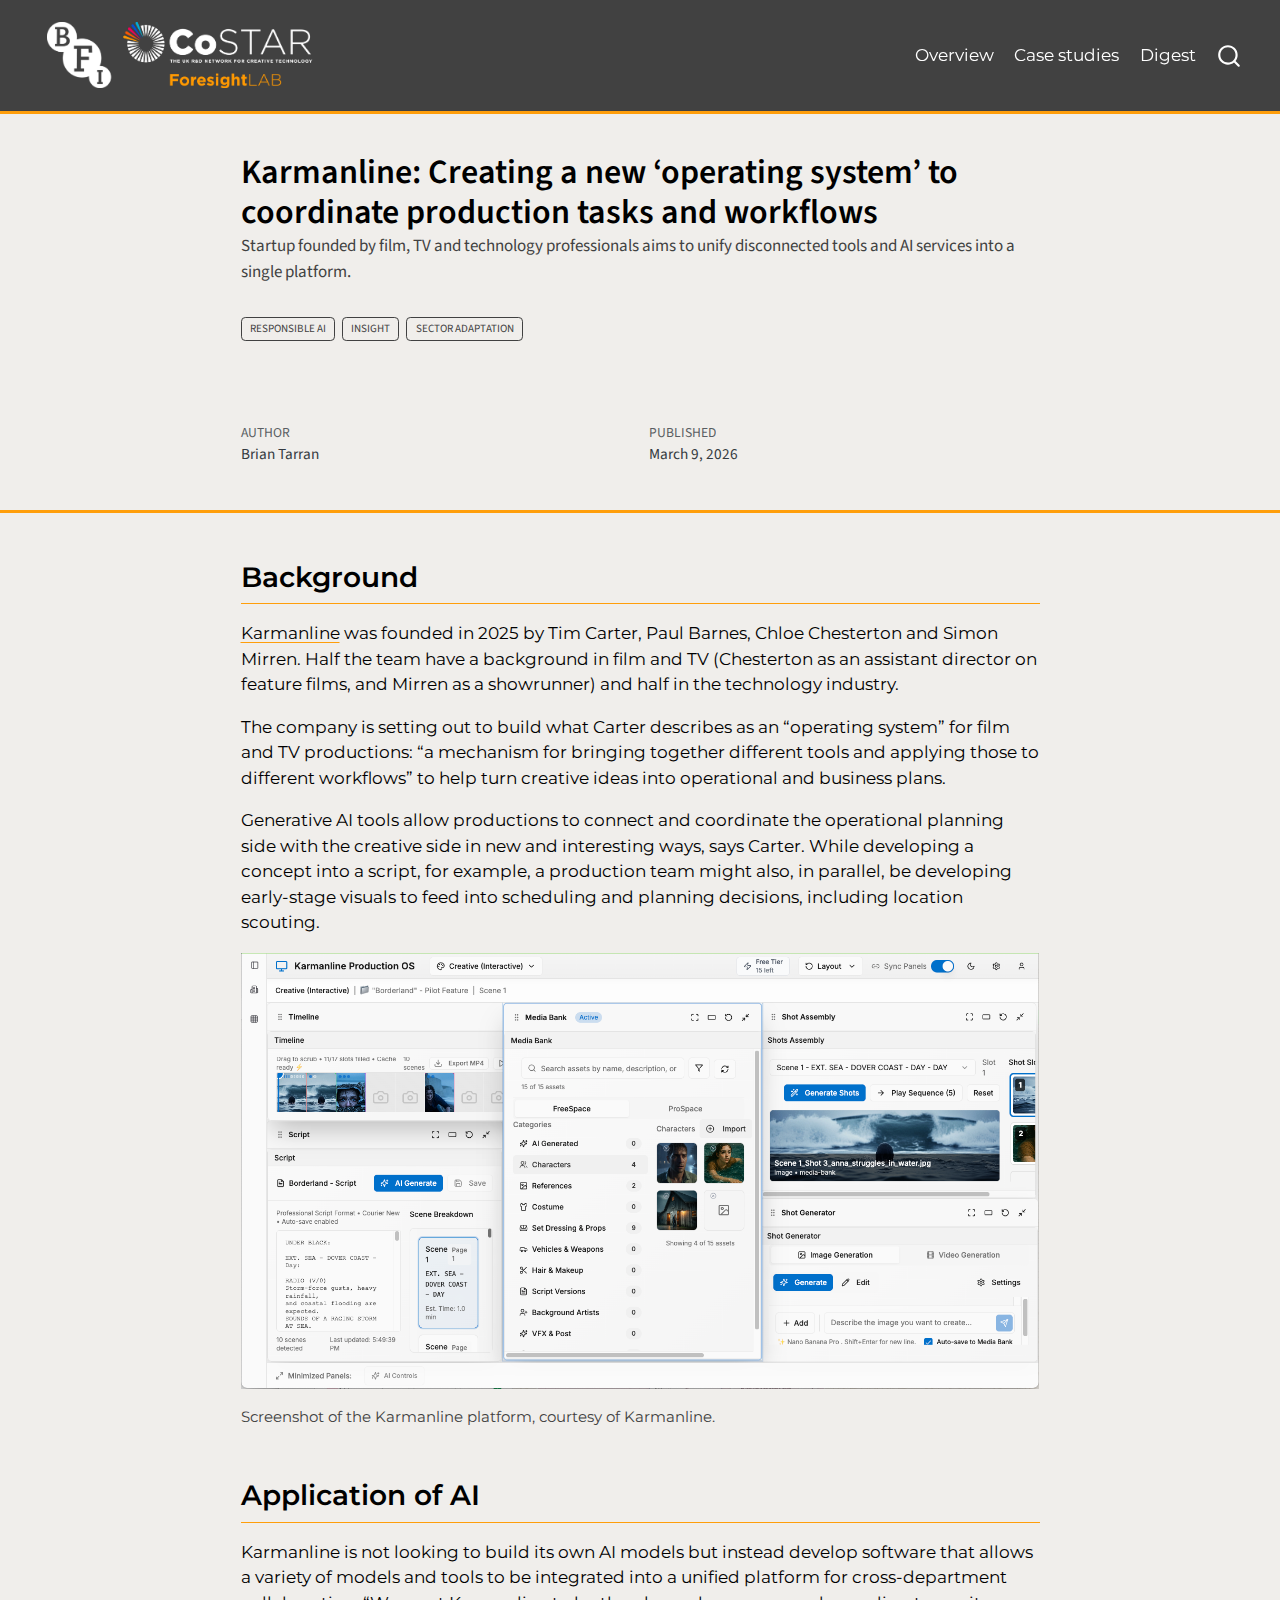
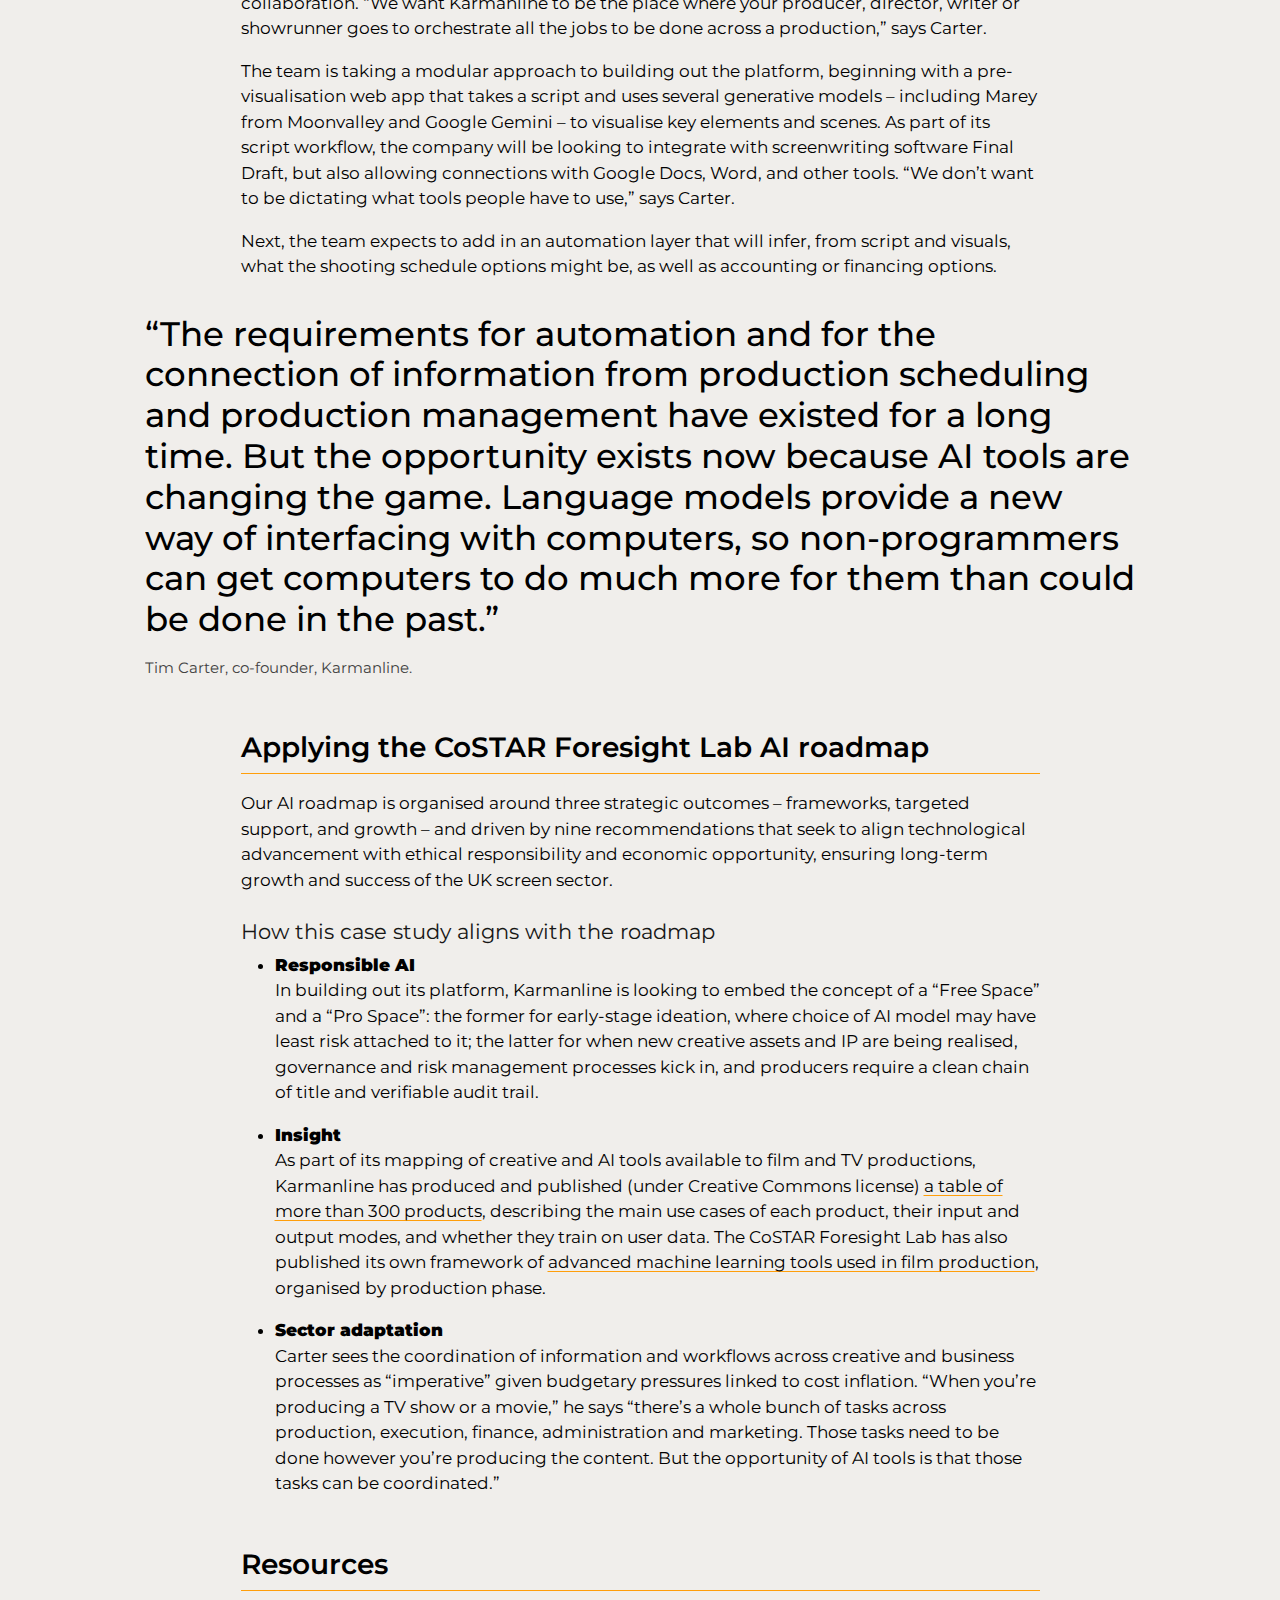
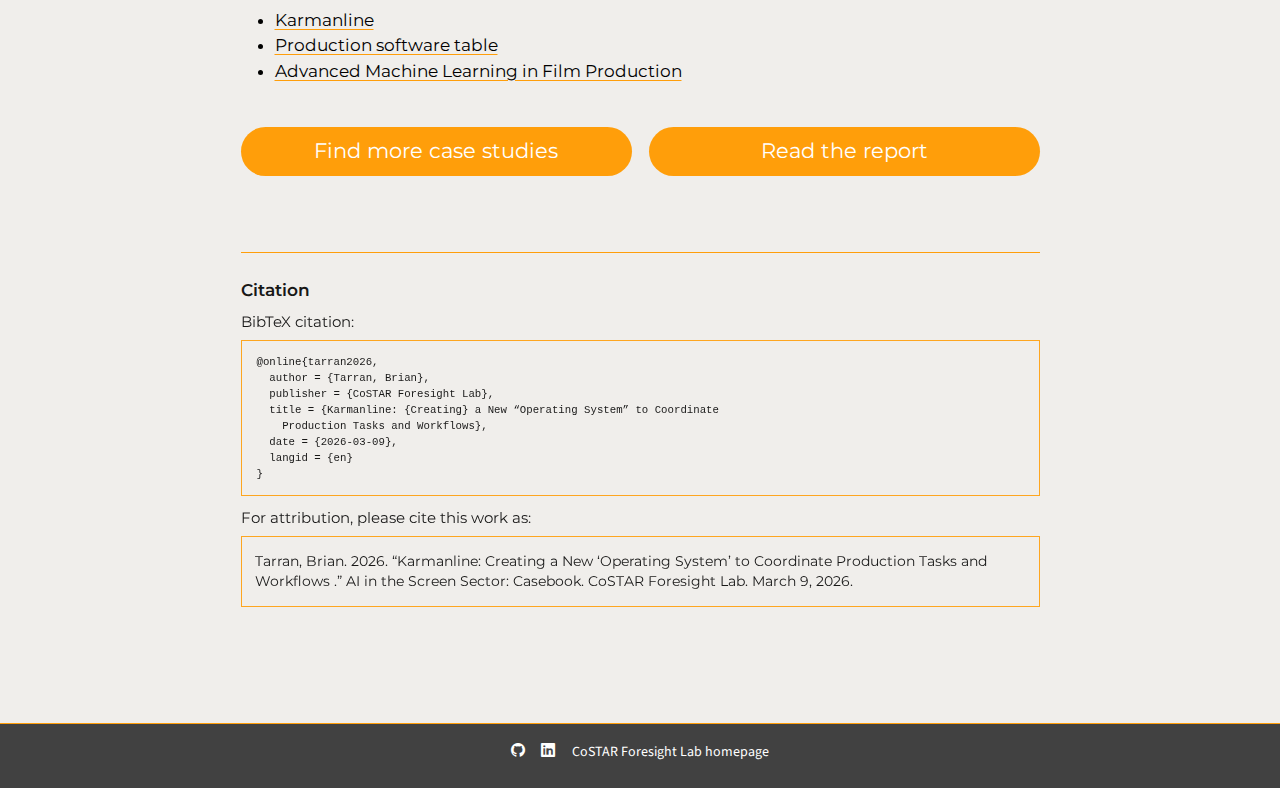
<file: case-studies/posts/karmanline/index.html>
<!DOCTYPE html>
<html xmlns="http://www.w3.org/1999/xhtml" lang="en" xml:lang="en"><head>

<meta charset="utf-8">
<meta name="generator" content="quarto-1.8.27">

<meta name="viewport" content="width=device-width, initial-scale=1.0, user-scalable=yes">

<meta name="author" content="Brian Tarran">
<meta name="dcterms.date" content="2026-03-09">
<meta name="description" content="Startup founded by film, TV and technology professionals aims to unify disconnected tools and AI services into a single platform.">

<title>Karmanline: Creating a new ‘operating system’ to coordinate production tasks and workflows – AI in the Screen Sector: Casebook</title>
<style>
code{white-space: pre-wrap;}
span.smallcaps{font-variant: small-caps;}
div.columns{display: flex; gap: min(4vw, 1.5em);}
div.column{flex: auto; overflow-x: auto;}
div.hanging-indent{margin-left: 1.5em; text-indent: -1.5em;}
ul.task-list{list-style: none;}
ul.task-list li input[type="checkbox"] {
  width: 0.8em;
  margin: 0 0.8em 0.2em -1em; /* quarto-specific, see https://github.com/quarto-dev/quarto-cli/issues/4556 */ 
  vertical-align: middle;
}
</style>


<script src="../../../site_libs/quarto-nav/quarto-nav.js"></script>
<script src="../../../site_libs/quarto-nav/headroom.min.js"></script>
<script src="../../../site_libs/clipboard/clipboard.min.js"></script>
<script src="../../../site_libs/quarto-search/autocomplete.umd.js"></script>
<script src="../../../site_libs/quarto-search/fuse.min.js"></script>
<script src="../../../site_libs/quarto-search/quarto-search.js"></script>
<meta name="quarto:offset" content="../../../">
<script src="../../../site_libs/quarto-html/quarto.js" type="module"></script>
<script src="../../../site_libs/quarto-html/tabsets/tabsets.js" type="module"></script>
<script src="../../../site_libs/quarto-html/axe/axe-check.js" type="module"></script>
<script src="../../../site_libs/quarto-html/popper.min.js"></script>
<script src="../../../site_libs/quarto-html/tippy.umd.min.js"></script>
<script src="../../../site_libs/quarto-html/anchor.min.js"></script>
<link href="../../../site_libs/quarto-html/tippy.css" rel="stylesheet">
<link href="../../../site_libs/quarto-html/quarto-syntax-highlighting-ed96de9b727972fe78a7b5d16c58bf87.css" rel="stylesheet" id="quarto-text-highlighting-styles">
<script src="../../../site_libs/bootstrap/bootstrap.min.js"></script>
<link href="../../../site_libs/bootstrap/bootstrap-icons.css" rel="stylesheet">
<link href="../../../site_libs/bootstrap/bootstrap-d0408bfc56757a22e93a7d858c33fce1.min.css" rel="stylesheet" append-hash="true" id="quarto-bootstrap" data-mode="light">
<script id="quarto-search-options" type="application/json">{
  "location": "navbar",
  "copy-button": false,
  "collapse-after": 3,
  "panel-placement": "end",
  "type": "overlay",
  "limit": 50,
  "keyboard-shortcut": [
    "f",
    "/",
    "s"
  ],
  "show-item-context": false,
  "language": {
    "search-no-results-text": "No results",
    "search-matching-documents-text": "matching documents",
    "search-copy-link-title": "Copy link to search",
    "search-hide-matches-text": "Hide additional matches",
    "search-more-match-text": "more match in this document",
    "search-more-matches-text": "more matches in this document",
    "search-clear-button-title": "Clear",
    "search-text-placeholder": "",
    "search-detached-cancel-button-title": "Cancel",
    "search-submit-button-title": "Submit",
    "search-label": "Search"
  }
}</script>


<link rel="stylesheet" href="../../../styles.css">
</head>

<body class="nav-fixed fullcontent quarto-light">

<div id="quarto-search-results"></div>
  <header id="quarto-header" class="headroom fixed-top quarto-banner">
    <nav class="navbar navbar-expand-lg " data-bs-theme="dark">
      <div class="navbar-container container-fluid">
      <div class="navbar-brand-container mx-auto">
    <a href="../../../index.html" class="navbar-brand navbar-brand-logo">
    <img src="../../../images/header-logos.png" alt="" class="navbar-logo light-content">
    <img src="../../../images/header-logos.png" alt="" class="navbar-logo dark-content">
    </a>
  </div>
            <div id="quarto-search" class="" title="Search"></div>
          <button class="navbar-toggler" type="button" data-bs-toggle="collapse" data-bs-target="#navbarCollapse" aria-controls="navbarCollapse" role="menu" aria-expanded="false" aria-label="Toggle navigation" onclick="if (window.quartoToggleHeadroom) { window.quartoToggleHeadroom(); }">
  <span class="navbar-toggler-icon"></span>
</button>
          <div class="collapse navbar-collapse" id="navbarCollapse">
            <ul class="navbar-nav navbar-nav-scroll ms-auto">
  <li class="nav-item">
    <a class="nav-link" href="../../../index.html"> 
<span class="menu-text">Overview</span></a>
  </li>  
  <li class="nav-item">
    <a class="nav-link" href="../../../case-studies/index.html"> 
<span class="menu-text">Case studies</span></a>
  </li>  
  <li class="nav-item">
    <a class="nav-link" href="https://www.costarnetwork.co.uk/resources/ai-in-the-screen-sector-quarterly-digest-october-to-december-2025"> 
<span class="menu-text">Digest</span></a>
  </li>  
</ul>
          </div> <!-- /navcollapse -->
            <div class="quarto-navbar-tools">
</div>
      </div> <!-- /container-fluid -->
    </nav>
</header>
<!-- content -->
<header id="title-block-header" class="quarto-title-block default page-columns page-full">
  <div class="quarto-title-banner page-columns page-full">
    <div class="quarto-title column-body">
      <h1 class="title">Karmanline: Creating a new ‘operating system’ to coordinate production tasks and workflows</h1>
                  <div>
        <div class="description">
          Startup founded by film, TV and technology professionals aims to unify disconnected tools and AI services into a single platform.
        </div>
      </div>
                          <div class="quarto-categories">
                <div class="quarto-category">Responsible AI</div>
                <div class="quarto-category">Insight</div>
                <div class="quarto-category">Sector adaptation</div>
              </div>
                  </div>
  </div>
    
  
  <div class="quarto-title-meta">

      <div>
      <div class="quarto-title-meta-heading">Author</div>
      <div class="quarto-title-meta-contents">
               <p>Brian Tarran </p>
            </div>
    </div>
      
      <div>
      <div class="quarto-title-meta-heading">Published</div>
      <div class="quarto-title-meta-contents">
        <p class="date">March 9, 2026</p>
      </div>
    </div>
    
      
    </div>
    
  
  </header><div id="quarto-content" class="quarto-container page-columns page-rows-contents page-layout-article page-navbar">
<!-- sidebar -->
<!-- margin-sidebar -->
    
<!-- main -->
<main class="content quarto-banner-title-block page-columns page-full" id="quarto-document-content">





<section id="background" class="level2 page-columns page-full">
<h2 class="anchored" data-anchor-id="background">Background</h2>
<p><a href="https://www.karmanline.uk/">Karmanline</a> was founded in 2025 by Tim Carter, Paul Barnes, Chloe Chesterton and Simon Mirren. Half the team have a background in film and TV (Chesterton as an assistant director on feature films, and Mirren as a showrunner) and half in the technology industry.</p>
<p>The company is setting out to build what Carter describes as an “operating system” for film and TV productions: “a mechanism for bringing together different tools and applying those to different workflows” to help turn creative ideas into operational and business plans.</p>
<p>Generative AI tools allow productions to connect and coordinate the operational planning side with the creative side in new and interesting ways, says Carter. While developing a concept into a script, for example, a production team might also, in parallel, be developing early-stage visuals to feed into scheduling and planning decisions, including location scouting.</p>
<div class="column-body">
<p><img src="images/karmanline.png" class="img-fluid" alt="A screenshot of the Karmanline platform. Panels, from left to right, show a script editing window, a media bank of character images, an AI 'shot generator', and shot assembly functionality."></p>
</div>
<div class="figure-caption">
<p>Screenshot of the Karmanline platform, courtesy of Karmanline.</p>
</div>
</section>
<section id="application-of-ai" class="level2 page-columns page-full">
<h2 class="anchored" data-anchor-id="application-of-ai">Application of AI</h2>
<p>Karmanline is not looking to build its own AI models but instead develop software that allows a variety of models and tools to be integrated into a unified platform for cross-department collaboration. “We want Karmanline to be the place where your producer, director, writer or showrunner goes to orchestrate all the jobs to be done across a production,” says Carter.</p>
<p>The team is taking a modular approach to building out the platform, beginning with a pre-visualisation web app that takes a script and uses several generative models – including Marey from Moonvalley and Google Gemini – to visualise key elements and scenes. As part of its script workflow, the company will be looking to integrate with screenwriting software Final Draft, but also allowing connections with Google Docs, Word, and other tools. “We don’t want to be dictating what tools people have to use,” says Carter.</p>
<p>Next, the team expects to add in an automation layer that will infer, from script and visuals, what the shooting schedule options might be, as well as accounting or financing options.</p>
<div class="column-page">
<div class="pullquote-container">
<div class="pullquote">
<p>“The requirements for automation and for the connection of information from production scheduling and production management have existed for a long time. But the opportunity exists now because AI tools are changing the game. Language models provide a new way of interfacing with computers, so non-programmers can get computers to do much more for them than could be done in the past.”</p>
</div>
</div>
<div class="figure-caption">
<p>Tim Carter, co-founder, Karmanline.</p>
</div>
</div>
</section>
<section id="applying-the-costar-foresight-lab-ai-roadmap" class="level2">
<h2 class="anchored" data-anchor-id="applying-the-costar-foresight-lab-ai-roadmap">Applying the CoSTAR Foresight Lab AI roadmap</h2>
<p>Our AI roadmap is organised around three strategic outcomes – frameworks, targeted support, and growth – and driven by nine recommendations that seek to align technological advancement with ethical responsibility and economic opportunity, ensuring long-term growth and success of the UK screen sector.</p>
<section id="how-this-case-study-aligns-with-the-roadmap" class="level4">
<h4 class="anchored" data-anchor-id="how-this-case-study-aligns-with-the-roadmap">How this case study aligns with the roadmap</h4>
<ul>
<li><dl>
<dt><strong>Responsible AI</strong></dt>
<dd>
In building out its platform, Karmanline is looking to embed the concept of a “Free Space” and a “Pro Space”: the former for early-stage ideation, where choice of AI model may have least risk attached to it; the latter for when new creative assets and IP are being realised, governance and risk management processes kick in, and producers require a clean chain of title and verifiable audit trail.
</dd>
</dl></li>
<li><dl>
<dt><strong>Insight</strong></dt>
<dd>
As part of its mapping of creative and AI tools available to film and TV productions, Karmanline has produced and published (under Creative Commons license) <a href="https://www.karmanline.uk/production-software">a table of more than 300 products</a>, describing the main use cases of each product, their input and output modes, and whether they train on user data. The CoSTAR Foresight Lab has also published its own framework of <a href="https://smiling-maple-b00.notion.site/15ee496f0faa806ea9e8eb41c5cccc69?v=15ee496f0faa81a782c6000c883e1140">advanced machine learning tools used in film production</a>, organised by production phase.
</dd>
</dl></li>
<li><dl>
<dt><strong>Sector adaptation</strong></dt>
<dd>
Carter sees the coordination of information and workflows across creative and business processes as “imperative” given budgetary pressures linked to cost inflation. “When you’re producing a TV show or a movie,” he says “there’s a whole bunch of tasks across production, execution, finance, administration and marketing. Those tasks need to be done however you’re producing the content. But the opportunity of AI tools is that those tasks can be coordinated.”
</dd>
</dl></li>
</ul>
</section>
</section>
<section id="resources" class="level2">
<h2 class="anchored" data-anchor-id="resources">Resources</h2>
<ul>
<li><a href="https://www.karmanline.uk/">Karmanline</a></li>
<li><a href="https://www.karmanline.uk/production-software">Production software table</a></li>
<li><a href="https://smiling-maple-b00.notion.site/15ee496f0faa806ea9e8eb41c5cccc69?v=15ee496f0faa81a782c6000c883e1140">Advanced Machine Learning in Film Production</a></li>
</ul>
<div class="grid gap-3 pb-3 pt-4">
<div class="g-col-12 g-col-sm-6">
<p><a href="../../../case-studies/index.html" class="btn-action btn btn-lg w-100" role="button">Find more case studies</a></p>
</div>
<div class="g-col-12 g-col-sm-6 mb-2">
<p><a href="https://a.storyblok.com/f/313404/x/ac4c0235f7/ai-in-the-screen-sector.pdf" class="btn-action btn btn-lg w-100" role="button">Read the report</a></p>
</div>
</div>


</section>

<div id="quarto-appendix" class="default"><section class="quarto-appendix-contents" id="quarto-citation"><h2 class="anchored quarto-appendix-heading">Citation</h2><div><div class="quarto-appendix-secondary-label">BibTeX citation:</div><pre class="sourceCode code-with-copy quarto-appendix-bibtex"><code class="sourceCode bibtex">@online{tarran2026,
  author = {Tarran, Brian},
  publisher = {CoSTAR Foresight Lab},
  title = {Karmanline: {Creating} a New “Operating System” to Coordinate
    Production Tasks and Workflows},
  date = {2026-03-09},
  langid = {en}
}
</code><button title="Copy to Clipboard" class="code-copy-button"><i class="bi"></i></button></pre><div class="quarto-appendix-secondary-label">For attribution, please cite this work as:</div><div id="ref-tarran2026" class="csl-entry quarto-appendix-citeas" role="listitem">
Tarran, Brian. 2026. <span>“Karmanline: Creating a New <span>‘Operating
System’</span> to Coordinate Production Tasks and Workflows .”</span> AI
in the Screen Sector: Casebook. CoSTAR Foresight Lab. March 9, 2026.
</div></div></section></div></main> <!-- /main -->
<script id="quarto-html-after-body" type="application/javascript">
  window.document.addEventListener("DOMContentLoaded", function (event) {
    const icon = "";
    const anchorJS = new window.AnchorJS();
    anchorJS.options = {
      placement: 'right',
      icon: icon
    };
    anchorJS.add('.anchored');
    const isCodeAnnotation = (el) => {
      for (const clz of el.classList) {
        if (clz.startsWith('code-annotation-')) {                     
          return true;
        }
      }
      return false;
    }
    const onCopySuccess = function(e) {
      // button target
      const button = e.trigger;
      // don't keep focus
      button.blur();
      // flash "checked"
      button.classList.add('code-copy-button-checked');
      var currentTitle = button.getAttribute("title");
      button.setAttribute("title", "Copied!");
      let tooltip;
      if (window.bootstrap) {
        button.setAttribute("data-bs-toggle", "tooltip");
        button.setAttribute("data-bs-placement", "left");
        button.setAttribute("data-bs-title", "Copied!");
        tooltip = new bootstrap.Tooltip(button, 
          { trigger: "manual", 
            customClass: "code-copy-button-tooltip",
            offset: [0, -8]});
        tooltip.show();    
      }
      setTimeout(function() {
        if (tooltip) {
          tooltip.hide();
          button.removeAttribute("data-bs-title");
          button.removeAttribute("data-bs-toggle");
          button.removeAttribute("data-bs-placement");
        }
        button.setAttribute("title", currentTitle);
        button.classList.remove('code-copy-button-checked');
      }, 1000);
      // clear code selection
      e.clearSelection();
    }
    const getTextToCopy = function(trigger) {
      const outerScaffold = trigger.parentElement.cloneNode(true);
      const codeEl = outerScaffold.querySelector('code');
      for (const childEl of codeEl.children) {
        if (isCodeAnnotation(childEl)) {
          childEl.remove();
        }
      }
      return codeEl.innerText;
    }
    const clipboard = new window.ClipboardJS('.code-copy-button:not([data-in-quarto-modal])', {
      text: getTextToCopy
    });
    clipboard.on('success', onCopySuccess);
    if (window.document.getElementById('quarto-embedded-source-code-modal')) {
      const clipboardModal = new window.ClipboardJS('.code-copy-button[data-in-quarto-modal]', {
        text: getTextToCopy,
        container: window.document.getElementById('quarto-embedded-source-code-modal')
      });
      clipboardModal.on('success', onCopySuccess);
    }
      var localhostRegex = new RegExp(/^(?:http|https):\/\/localhost\:?[0-9]*\//);
      var mailtoRegex = new RegExp(/^mailto:/);
        var filterRegex = new RegExp('/' + window.location.host + '/');
      var isInternal = (href) => {
          return filterRegex.test(href) || localhostRegex.test(href) || mailtoRegex.test(href);
      }
      // Inspect non-navigation links and adorn them if external
     var links = window.document.querySelectorAll('a[href]:not(.nav-link):not(.navbar-brand):not(.toc-action):not(.sidebar-link):not(.sidebar-item-toggle):not(.pagination-link):not(.no-external):not([aria-hidden]):not(.dropdown-item):not(.quarto-navigation-tool):not(.about-link)');
      for (var i=0; i<links.length; i++) {
        const link = links[i];
        if (!isInternal(link.href)) {
          // undo the damage that might have been done by quarto-nav.js in the case of
          // links that we want to consider external
          if (link.dataset.originalHref !== undefined) {
            link.href = link.dataset.originalHref;
          }
        }
      }
    function tippyHover(el, contentFn, onTriggerFn, onUntriggerFn) {
      const config = {
        allowHTML: true,
        maxWidth: 500,
        delay: 100,
        arrow: false,
        appendTo: function(el) {
            return el.parentElement;
        },
        interactive: true,
        interactiveBorder: 10,
        theme: 'quarto',
        placement: 'bottom-start',
      };
      if (contentFn) {
        config.content = contentFn;
      }
      if (onTriggerFn) {
        config.onTrigger = onTriggerFn;
      }
      if (onUntriggerFn) {
        config.onUntrigger = onUntriggerFn;
      }
      window.tippy(el, config); 
    }
    const noterefs = window.document.querySelectorAll('a[role="doc-noteref"]');
    for (var i=0; i<noterefs.length; i++) {
      const ref = noterefs[i];
      tippyHover(ref, function() {
        // use id or data attribute instead here
        let href = ref.getAttribute('data-footnote-href') || ref.getAttribute('href');
        try { href = new URL(href).hash; } catch {}
        const id = href.replace(/^#\/?/, "");
        const note = window.document.getElementById(id);
        if (note) {
          return note.innerHTML;
        } else {
          return "";
        }
      });
    }
    const xrefs = window.document.querySelectorAll('a.quarto-xref');
    const processXRef = (id, note) => {
      // Strip column container classes
      const stripColumnClz = (el) => {
        el.classList.remove("page-full", "page-columns");
        if (el.children) {
          for (const child of el.children) {
            stripColumnClz(child);
          }
        }
      }
      stripColumnClz(note)
      if (id === null || id.startsWith('sec-')) {
        // Special case sections, only their first couple elements
        const container = document.createElement("div");
        if (note.children && note.children.length > 2) {
          container.appendChild(note.children[0].cloneNode(true));
          for (let i = 1; i < note.children.length; i++) {
            const child = note.children[i];
            if (child.tagName === "P" && child.innerText === "") {
              continue;
            } else {
              container.appendChild(child.cloneNode(true));
              break;
            }
          }
          if (window.Quarto?.typesetMath) {
            window.Quarto.typesetMath(container);
          }
          return container.innerHTML
        } else {
          if (window.Quarto?.typesetMath) {
            window.Quarto.typesetMath(note);
          }
          return note.innerHTML;
        }
      } else {
        // Remove any anchor links if they are present
        const anchorLink = note.querySelector('a.anchorjs-link');
        if (anchorLink) {
          anchorLink.remove();
        }
        if (window.Quarto?.typesetMath) {
          window.Quarto.typesetMath(note);
        }
        if (note.classList.contains("callout")) {
          return note.outerHTML;
        } else {
          return note.innerHTML;
        }
      }
    }
    for (var i=0; i<xrefs.length; i++) {
      const xref = xrefs[i];
      tippyHover(xref, undefined, function(instance) {
        instance.disable();
        let url = xref.getAttribute('href');
        let hash = undefined; 
        if (url.startsWith('#')) {
          hash = url;
        } else {
          try { hash = new URL(url).hash; } catch {}
        }
        if (hash) {
          const id = hash.replace(/^#\/?/, "");
          const note = window.document.getElementById(id);
          if (note !== null) {
            try {
              const html = processXRef(id, note.cloneNode(true));
              instance.setContent(html);
            } finally {
              instance.enable();
              instance.show();
            }
          } else {
            // See if we can fetch this
            fetch(url.split('#')[0])
            .then(res => res.text())
            .then(html => {
              const parser = new DOMParser();
              const htmlDoc = parser.parseFromString(html, "text/html");
              const note = htmlDoc.getElementById(id);
              if (note !== null) {
                const html = processXRef(id, note);
                instance.setContent(html);
              } 
            }).finally(() => {
              instance.enable();
              instance.show();
            });
          }
        } else {
          // See if we can fetch a full url (with no hash to target)
          // This is a special case and we should probably do some content thinning / targeting
          fetch(url)
          .then(res => res.text())
          .then(html => {
            const parser = new DOMParser();
            const htmlDoc = parser.parseFromString(html, "text/html");
            const note = htmlDoc.querySelector('main.content');
            if (note !== null) {
              // This should only happen for chapter cross references
              // (since there is no id in the URL)
              // remove the first header
              if (note.children.length > 0 && note.children[0].tagName === "HEADER") {
                note.children[0].remove();
              }
              const html = processXRef(null, note);
              instance.setContent(html);
            } 
          }).finally(() => {
            instance.enable();
            instance.show();
          });
        }
      }, function(instance) {
      });
    }
        let selectedAnnoteEl;
        const selectorForAnnotation = ( cell, annotation) => {
          let cellAttr = 'data-code-cell="' + cell + '"';
          let lineAttr = 'data-code-annotation="' +  annotation + '"';
          const selector = 'span[' + cellAttr + '][' + lineAttr + ']';
          return selector;
        }
        const selectCodeLines = (annoteEl) => {
          const doc = window.document;
          const targetCell = annoteEl.getAttribute("data-target-cell");
          const targetAnnotation = annoteEl.getAttribute("data-target-annotation");
          const annoteSpan = window.document.querySelector(selectorForAnnotation(targetCell, targetAnnotation));
          const lines = annoteSpan.getAttribute("data-code-lines").split(",");
          const lineIds = lines.map((line) => {
            return targetCell + "-" + line;
          })
          let top = null;
          let height = null;
          let parent = null;
          if (lineIds.length > 0) {
              //compute the position of the single el (top and bottom and make a div)
              const el = window.document.getElementById(lineIds[0]);
              top = el.offsetTop;
              height = el.offsetHeight;
              parent = el.parentElement.parentElement;
            if (lineIds.length > 1) {
              const lastEl = window.document.getElementById(lineIds[lineIds.length - 1]);
              const bottom = lastEl.offsetTop + lastEl.offsetHeight;
              height = bottom - top;
            }
            if (top !== null && height !== null && parent !== null) {
              // cook up a div (if necessary) and position it 
              let div = window.document.getElementById("code-annotation-line-highlight");
              if (div === null) {
                div = window.document.createElement("div");
                div.setAttribute("id", "code-annotation-line-highlight");
                div.style.position = 'absolute';
                parent.appendChild(div);
              }
              div.style.top = top - 2 + "px";
              div.style.height = height + 4 + "px";
              div.style.left = 0;
              let gutterDiv = window.document.getElementById("code-annotation-line-highlight-gutter");
              if (gutterDiv === null) {
                gutterDiv = window.document.createElement("div");
                gutterDiv.setAttribute("id", "code-annotation-line-highlight-gutter");
                gutterDiv.style.position = 'absolute';
                const codeCell = window.document.getElementById(targetCell);
                const gutter = codeCell.querySelector('.code-annotation-gutter');
                gutter.appendChild(gutterDiv);
              }
              gutterDiv.style.top = top - 2 + "px";
              gutterDiv.style.height = height + 4 + "px";
            }
            selectedAnnoteEl = annoteEl;
          }
        };
        const unselectCodeLines = () => {
          const elementsIds = ["code-annotation-line-highlight", "code-annotation-line-highlight-gutter"];
          elementsIds.forEach((elId) => {
            const div = window.document.getElementById(elId);
            if (div) {
              div.remove();
            }
          });
          selectedAnnoteEl = undefined;
        };
          // Handle positioning of the toggle
      window.addEventListener(
        "resize",
        throttle(() => {
          elRect = undefined;
          if (selectedAnnoteEl) {
            selectCodeLines(selectedAnnoteEl);
          }
        }, 10)
      );
      function throttle(fn, ms) {
      let throttle = false;
      let timer;
        return (...args) => {
          if(!throttle) { // first call gets through
              fn.apply(this, args);
              throttle = true;
          } else { // all the others get throttled
              if(timer) clearTimeout(timer); // cancel #2
              timer = setTimeout(() => {
                fn.apply(this, args);
                timer = throttle = false;
              }, ms);
          }
        };
      }
        // Attach click handler to the DT
        const annoteDls = window.document.querySelectorAll('dt[data-target-cell]');
        for (const annoteDlNode of annoteDls) {
          annoteDlNode.addEventListener('click', (event) => {
            const clickedEl = event.target;
            if (clickedEl !== selectedAnnoteEl) {
              unselectCodeLines();
              const activeEl = window.document.querySelector('dt[data-target-cell].code-annotation-active');
              if (activeEl) {
                activeEl.classList.remove('code-annotation-active');
              }
              selectCodeLines(clickedEl);
              clickedEl.classList.add('code-annotation-active');
            } else {
              // Unselect the line
              unselectCodeLines();
              clickedEl.classList.remove('code-annotation-active');
            }
          });
        }
    const findCites = (el) => {
      const parentEl = el.parentElement;
      if (parentEl) {
        const cites = parentEl.dataset.cites;
        if (cites) {
          return {
            el,
            cites: cites.split(' ')
          };
        } else {
          return findCites(el.parentElement)
        }
      } else {
        return undefined;
      }
    };
    var bibliorefs = window.document.querySelectorAll('a[role="doc-biblioref"]');
    for (var i=0; i<bibliorefs.length; i++) {
      const ref = bibliorefs[i];
      const citeInfo = findCites(ref);
      if (citeInfo) {
        tippyHover(citeInfo.el, function() {
          var popup = window.document.createElement('div');
          citeInfo.cites.forEach(function(cite) {
            var citeDiv = window.document.createElement('div');
            citeDiv.classList.add('hanging-indent');
            citeDiv.classList.add('csl-entry');
            var biblioDiv = window.document.getElementById('ref-' + cite);
            if (biblioDiv) {
              citeDiv.innerHTML = biblioDiv.innerHTML;
            }
            popup.appendChild(citeDiv);
          });
          return popup.innerHTML;
        });
      }
    }
  });
  </script>
</div> <!-- /content -->
<footer class="footer">
  <div class="nav-footer">
    <div class="nav-footer-left">
      &nbsp;
    </div>   
    <div class="nav-footer-center">
      <ul class="footer-items list-unstyled">
    <li class="nav-item compact">
    <a class="nav-link" href="https://github.com/brtarran/ai-case-studies">
      <i class="bi bi-github" role="img" aria-label="GitHub">
</i> 
    </a>
  </li>  
    <li class="nav-item compact">
    <a class="nav-link" href="https://www.linkedin.com/showcase/costar-foresight-lab">
      <i class="bi bi-linkedin" role="img" aria-label="LinkedIn">
</i> 
    </a>
  </li>  
    <li class="nav-item">
    <a class="nav-link" href="https://www.costarnetwork.co.uk/labs/foresightlab">
<p>CoSTAR Foresight Lab homepage</p>
</a>
  </li>  
</ul>
    </div>
    <div class="nav-footer-right">
      &nbsp;
    </div>
  </div>
</footer>




</body></html>
</file>
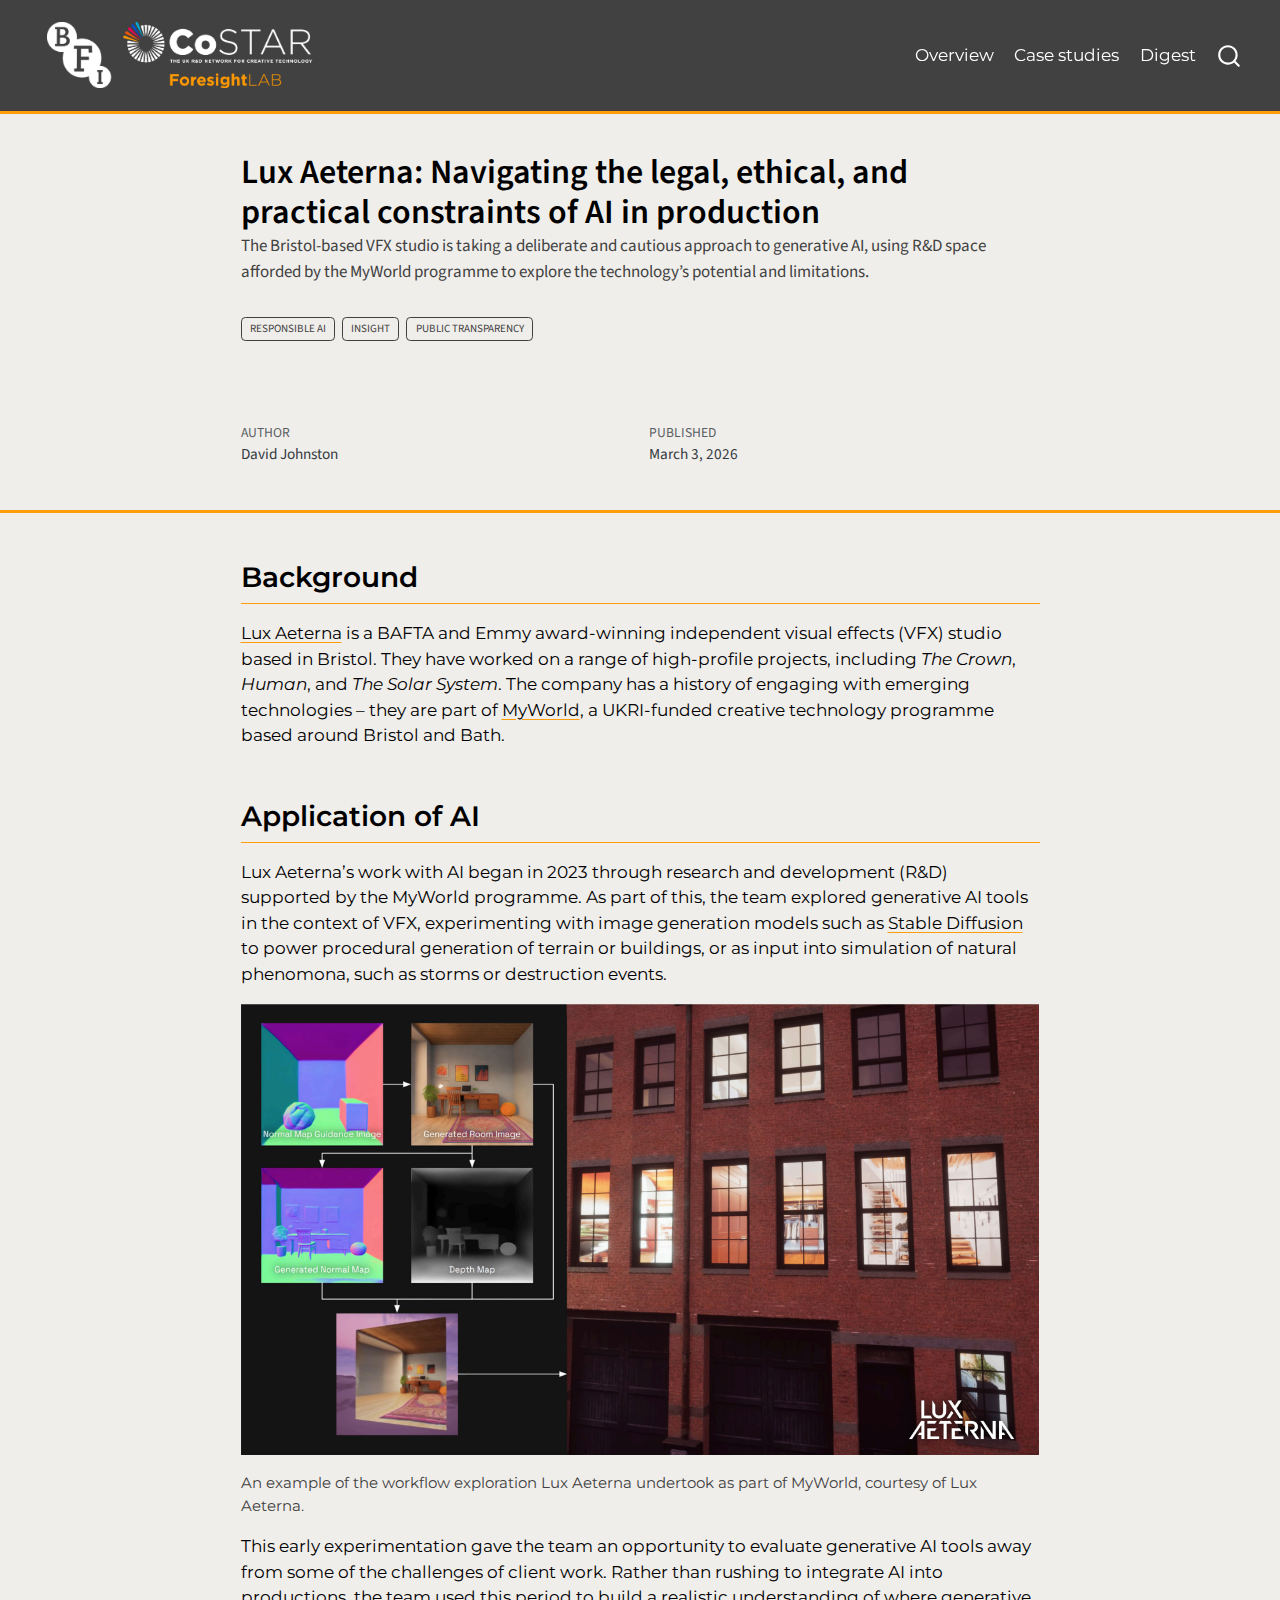
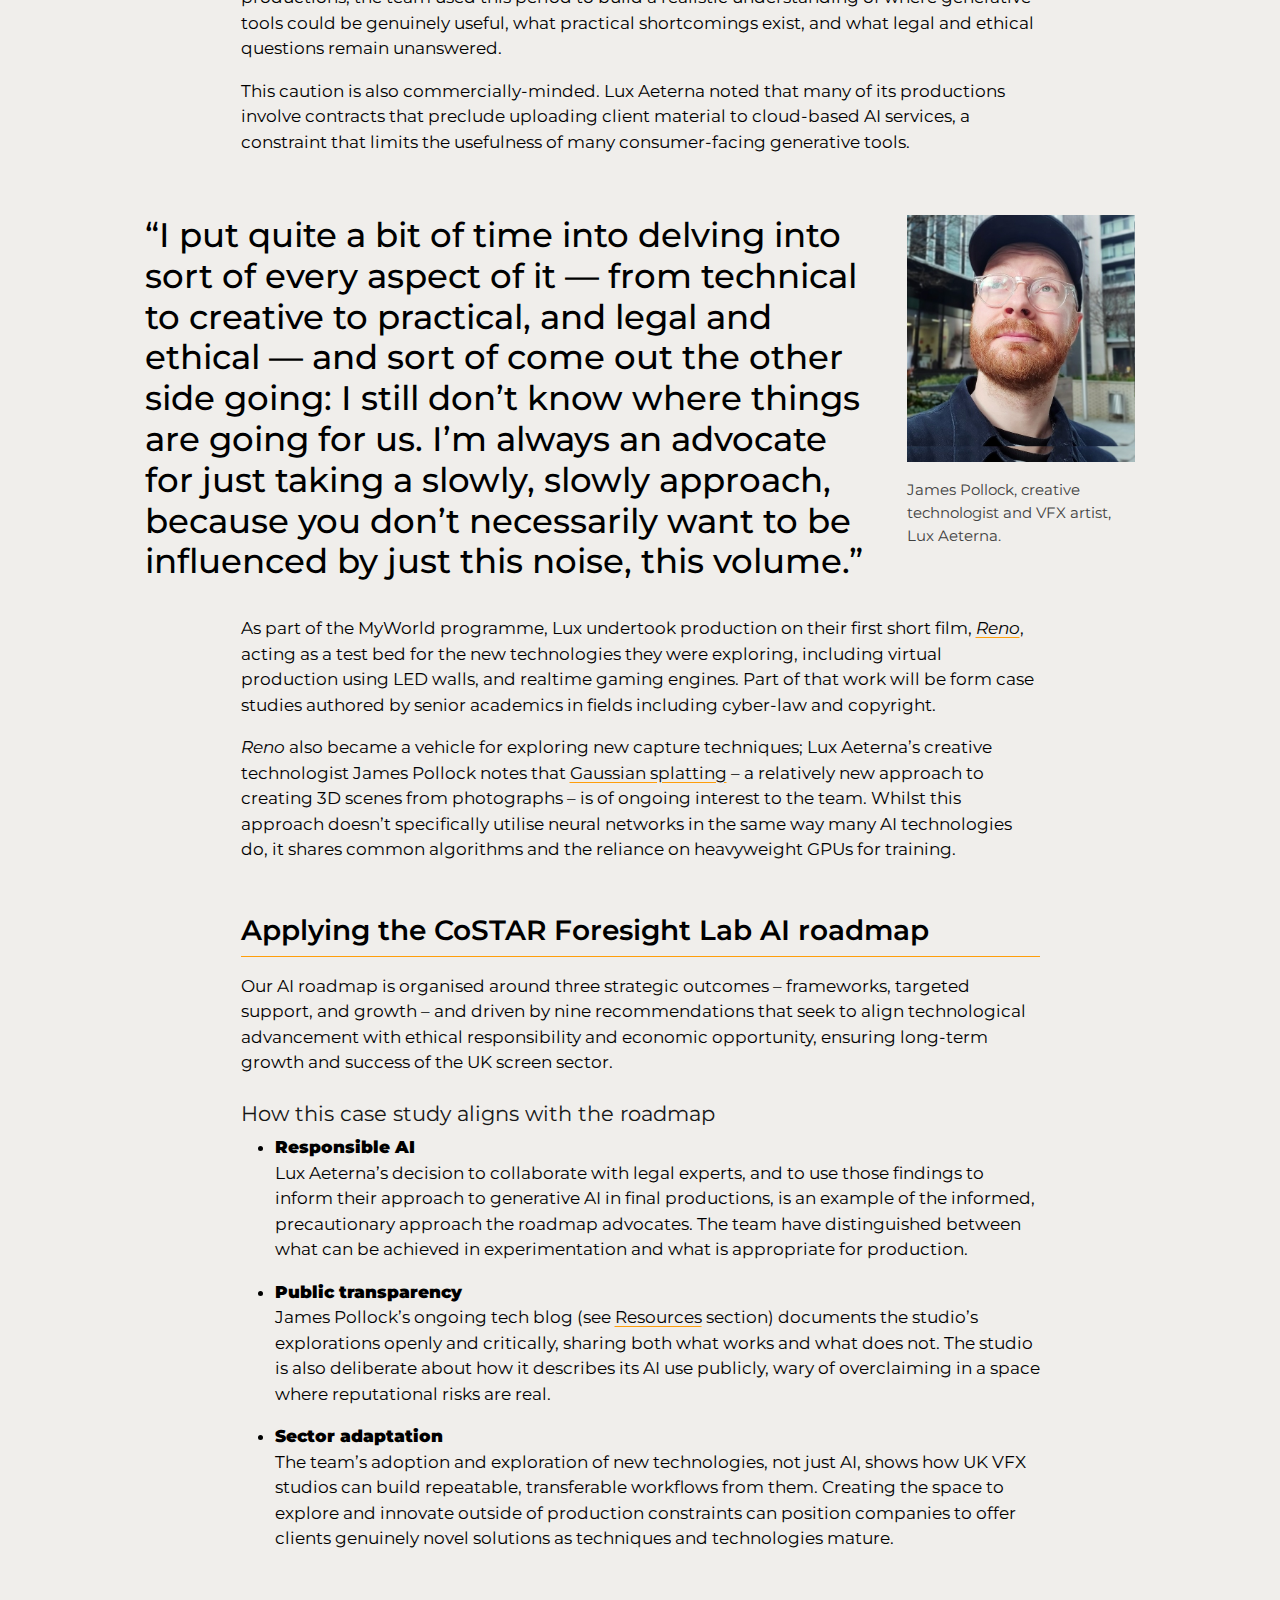
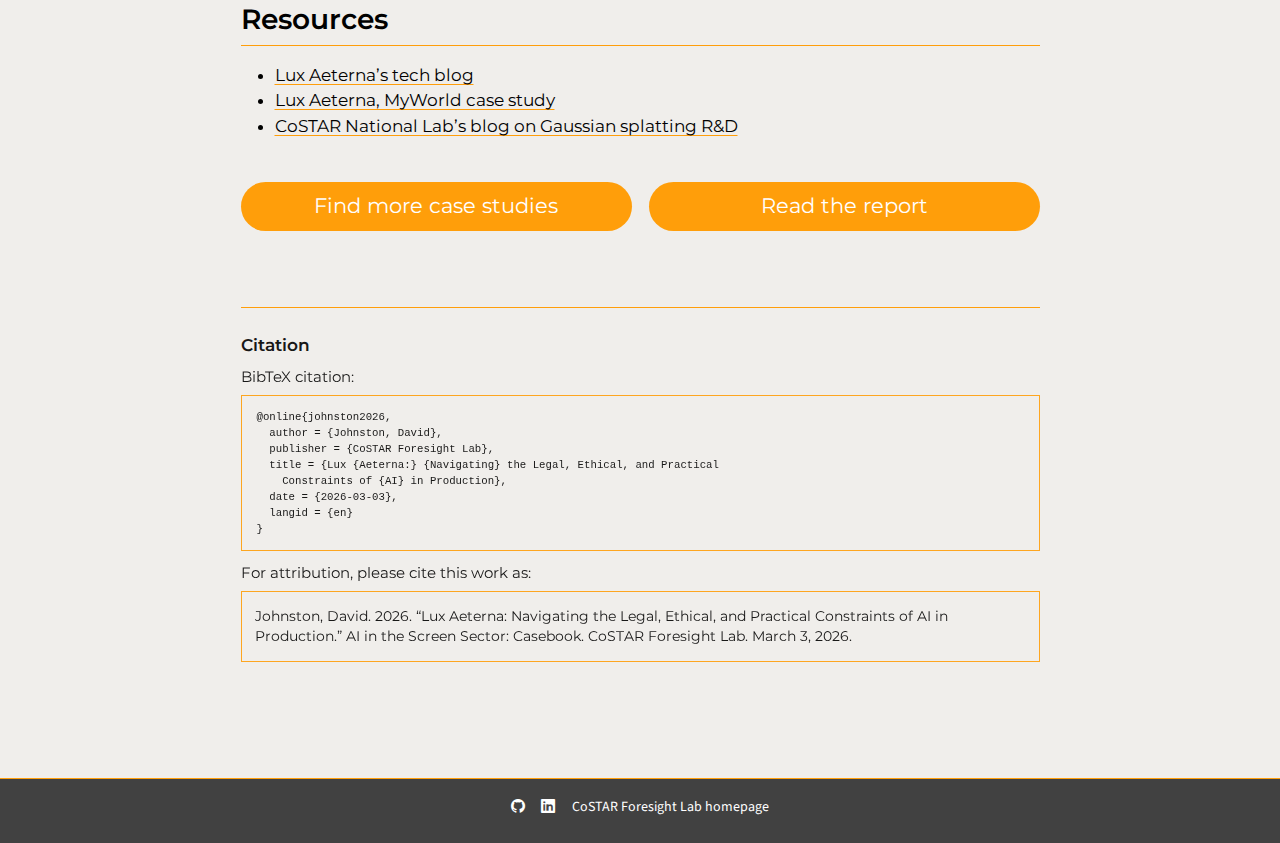
<file: case-studies/posts/lux-aeterna/index.html>
<!DOCTYPE html>
<html xmlns="http://www.w3.org/1999/xhtml" lang="en" xml:lang="en"><head>

<meta charset="utf-8">
<meta name="generator" content="quarto-1.8.27">

<meta name="viewport" content="width=device-width, initial-scale=1.0, user-scalable=yes">

<meta name="author" content="David Johnston">
<meta name="dcterms.date" content="2026-03-03">
<meta name="description" content="The Bristol-based VFX studio is taking a deliberate and cautious approach to generative AI, using R&amp;D space afforded by the MyWorld programme to explore the technology’s potential and limitations.">

<title>Lux Aeterna: Navigating the legal, ethical, and practical constraints of AI in production – AI in the Screen Sector: Case Studies</title>
<style>
code{white-space: pre-wrap;}
span.smallcaps{font-variant: small-caps;}
div.columns{display: flex; gap: min(4vw, 1.5em);}
div.column{flex: auto; overflow-x: auto;}
div.hanging-indent{margin-left: 1.5em; text-indent: -1.5em;}
ul.task-list{list-style: none;}
ul.task-list li input[type="checkbox"] {
  width: 0.8em;
  margin: 0 0.8em 0.2em -1em; /* quarto-specific, see https://github.com/quarto-dev/quarto-cli/issues/4556 */ 
  vertical-align: middle;
}
</style>


<script src="../../../site_libs/quarto-nav/quarto-nav.js"></script>
<script src="../../../site_libs/quarto-nav/headroom.min.js"></script>
<script src="../../../site_libs/clipboard/clipboard.min.js"></script>
<script src="../../../site_libs/quarto-search/autocomplete.umd.js"></script>
<script src="../../../site_libs/quarto-search/fuse.min.js"></script>
<script src="../../../site_libs/quarto-search/quarto-search.js"></script>
<meta name="quarto:offset" content="../../../">
<script src="../../../site_libs/quarto-html/quarto.js" type="module"></script>
<script src="../../../site_libs/quarto-html/tabsets/tabsets.js" type="module"></script>
<script src="../../../site_libs/quarto-html/axe/axe-check.js" type="module"></script>
<script src="../../../site_libs/quarto-html/popper.min.js"></script>
<script src="../../../site_libs/quarto-html/tippy.umd.min.js"></script>
<script src="../../../site_libs/quarto-html/anchor.min.js"></script>
<link href="../../../site_libs/quarto-html/tippy.css" rel="stylesheet">
<link href="../../../site_libs/quarto-html/quarto-syntax-highlighting-ed96de9b727972fe78a7b5d16c58bf87.css" rel="stylesheet" id="quarto-text-highlighting-styles">
<script src="../../../site_libs/bootstrap/bootstrap.min.js"></script>
<link href="../../../site_libs/bootstrap/bootstrap-icons.css" rel="stylesheet">
<link href="../../../site_libs/bootstrap/bootstrap-d0408bfc56757a22e93a7d858c33fce1.min.css" rel="stylesheet" append-hash="true" id="quarto-bootstrap" data-mode="light">
<script id="quarto-search-options" type="application/json">{
  "location": "navbar",
  "copy-button": false,
  "collapse-after": 3,
  "panel-placement": "end",
  "type": "overlay",
  "limit": 50,
  "keyboard-shortcut": [
    "f",
    "/",
    "s"
  ],
  "show-item-context": false,
  "language": {
    "search-no-results-text": "No results",
    "search-matching-documents-text": "matching documents",
    "search-copy-link-title": "Copy link to search",
    "search-hide-matches-text": "Hide additional matches",
    "search-more-match-text": "more match in this document",
    "search-more-matches-text": "more matches in this document",
    "search-clear-button-title": "Clear",
    "search-text-placeholder": "",
    "search-detached-cancel-button-title": "Cancel",
    "search-submit-button-title": "Submit",
    "search-label": "Search"
  }
}</script>


<link rel="stylesheet" href="../../../styles.css">
</head>

<body class="nav-fixed fullcontent quarto-light">

<div id="quarto-search-results"></div>
  <header id="quarto-header" class="headroom fixed-top quarto-banner">
    <nav class="navbar navbar-expand-lg " data-bs-theme="dark">
      <div class="navbar-container container-fluid">
      <div class="navbar-brand-container mx-auto">
    <a href="../../../index.html" class="navbar-brand navbar-brand-logo">
    <img src="../../../images/header-logos.png" alt="" class="navbar-logo light-content">
    <img src="../../../images/header-logos.png" alt="" class="navbar-logo dark-content">
    </a>
  </div>
            <div id="quarto-search" class="" title="Search"></div>
          <button class="navbar-toggler" type="button" data-bs-toggle="collapse" data-bs-target="#navbarCollapse" aria-controls="navbarCollapse" role="menu" aria-expanded="false" aria-label="Toggle navigation" onclick="if (window.quartoToggleHeadroom) { window.quartoToggleHeadroom(); }">
  <span class="navbar-toggler-icon"></span>
</button>
          <div class="collapse navbar-collapse" id="navbarCollapse">
            <ul class="navbar-nav navbar-nav-scroll ms-auto">
  <li class="nav-item">
    <a class="nav-link" href="../../../index.html"> 
<span class="menu-text">Overview</span></a>
  </li>  
  <li class="nav-item">
    <a class="nav-link" href="../../../case-studies/index.html"> 
<span class="menu-text">Case studies</span></a>
  </li>  
  <li class="nav-item">
    <a class="nav-link" href="https://www.costarnetwork.co.uk/resources/ai-in-the-screen-sector-quarterly-digest-october-to-december-2025"> 
<span class="menu-text">Digest</span></a>
  </li>  
</ul>
          </div> <!-- /navcollapse -->
            <div class="quarto-navbar-tools">
</div>
      </div> <!-- /container-fluid -->
    </nav>
</header>
<!-- content -->
<header id="title-block-header" class="quarto-title-block default page-columns page-full">
  <div class="quarto-title-banner page-columns page-full">
    <div class="quarto-title column-body">
      <h1 class="title">Lux Aeterna: Navigating the legal, ethical, and practical constraints of AI in production</h1>
                  <div>
        <div class="description">
          The Bristol-based VFX studio is taking a deliberate and cautious approach to generative AI, using R&amp;D space afforded by the MyWorld programme to explore the technology’s potential and limitations.
        </div>
      </div>
                          <div class="quarto-categories">
                <div class="quarto-category">Responsible AI</div>
                <div class="quarto-category">Insight</div>
                <div class="quarto-category">Public transparency</div>
              </div>
                  </div>
  </div>
    
  
  <div class="quarto-title-meta">

      <div>
      <div class="quarto-title-meta-heading">Author</div>
      <div class="quarto-title-meta-contents">
               <p>David Johnston </p>
            </div>
    </div>
      
      <div>
      <div class="quarto-title-meta-heading">Published</div>
      <div class="quarto-title-meta-contents">
        <p class="date">March 3, 2026</p>
      </div>
    </div>
    
      
    </div>
    
  
  </header><div id="quarto-content" class="quarto-container page-columns page-rows-contents page-layout-article page-navbar">
<!-- sidebar -->
<!-- margin-sidebar -->
    
<!-- main -->
<main class="content quarto-banner-title-block page-columns page-full" id="quarto-document-content">





<section id="background" class="level2">
<h2 class="anchored" data-anchor-id="background">Background</h2>
<p><a href="https://www.lavfx.com">Lux Aeterna</a> is a BAFTA and Emmy award-winning independent visual effects (VFX) studio based in Bristol. They have worked on a range of high-profile projects, including <em>The Crown</em>, <em>Human</em>, and <em>The Solar System</em>. The company has a history of engaging with emerging technologies – they are part of <a href="https://www.myworld-creates.com">MyWorld</a>, a UKRI-funded creative technology programme based around Bristol and Bath.</p>
</section>
<section id="application-of-ai" class="level2 page-columns page-full">
<h2 class="anchored" data-anchor-id="application-of-ai">Application of AI</h2>
<p>Lux Aeterna’s work with AI began in 2023 through research and development (R&amp;D) supported by the MyWorld programme. As part of this, the team explored generative AI tools in the context of VFX, experimenting with image generation models such as <a href="https://en.wikipedia.org/wiki/Stable_Diffusion">Stable Diffusion</a> to power procedural generation of terrain or buildings, or as input into simulation of natural phenomona, such as storms or destruction events.</p>
<div class="column-body">
<p><img src="images/lux_parallax.jpg" class="img-fluid" alt="A screenshot of Lux Aeterna's exploration of integrating image diffusion models into the population of large scenes."></p>
</div>
<div class="figure-caption">
<p>An example of the workflow exploration Lux Aeterna undertook as part of MyWorld, courtesy of Lux Aeterna.</p>
</div>
<p>This early experimentation gave the team an opportunity to evaluate generative AI tools away from some of the challenges of client work. Rather than rushing to integrate AI into productions, the team used this period to build a realistic understanding of where generative tools could be genuinely useful, what practical shortcomings exist, and what legal and ethical questions remain unanswered.</p>
<p>This caution is also commercially-minded. Lux Aeterna noted that many of its productions involve contracts that preclude uploading client material to cloud-based AI services, a constraint that limits the usefulness of many consumer-facing generative tools.</p>
<div class="column-page">
<div class="pullquote-container">
<div class="grid gap-6 pb-3 pt-4">
<div class="g-col-12 g-col-sm-9">
<div class="pullquote">
<p>“I put quite a bit of time into delving into sort of every aspect of it — from technical to creative to practical, and legal and ethical — and sort of come out the other side going: I still don’t know where things are going for us. I’m always an advocate for just taking a slowly, slowly approach, because you don’t necessarily want to be influenced by just this noise, this volume.”</p>
</div>
</div>
<div class="g-col-12 g-col-sm-3">
<p><img src="images/lux_james_headshot.jpg" class="img-fluid" alt="James Pollock, creative technologist and VFX artist, Lux Aeterna"></p>
<div class="figure-caption">
<p>James Pollock, creative technologist and VFX artist, Lux Aeterna.</p>
</div>
</div>
</div>
</div>
</div>
<p>As part of the MyWorld programme, Lux undertook production on their first short film, <a href="https://www.lavfx.com/blog/reno"><em>Reno</em></a>, acting as a test bed for the new technologies they were exploring, including virtual production using LED walls, and realtime gaming engines. Part of that work will be form case studies authored by senior academics in fields including cyber-law and copyright.</p>
<p><em>Reno</em> also became a vehicle for exploring new capture techniques; Lux Aeterna’s creative technologist James Pollock notes that <a href="https://huggingface.co/blog/gaussian-splatting">Gaussian splatting</a> – a relatively new approach to creating 3D scenes from photographs – is of ongoing interest to the team. Whilst this approach doesn’t specifically utilise neural networks in the same way many AI technologies do, it shares common algorithms and the reliance on heavyweight GPUs for training.</p>
</section>
<section id="applying-the-costar-foresight-lab-ai-roadmap" class="level2">
<h2 class="anchored" data-anchor-id="applying-the-costar-foresight-lab-ai-roadmap">Applying the CoSTAR Foresight Lab AI roadmap</h2>
<p>Our AI roadmap is organised around three strategic outcomes – frameworks, targeted support, and growth – and driven by nine recommendations that seek to align technological advancement with ethical responsibility and economic opportunity, ensuring long-term growth and success of the UK screen sector.</p>
<section id="how-this-case-study-aligns-with-the-roadmap" class="level4">
<h4 class="anchored" data-anchor-id="how-this-case-study-aligns-with-the-roadmap">How this case study aligns with the roadmap</h4>
<ul>
<li><dl>
<dt><strong>Responsible AI</strong></dt>
<dd>
Lux Aeterna’s decision to collaborate with legal experts, and to use those findings to inform their approach to generative AI in final productions, is an example of the informed, precautionary approach the roadmap advocates. The team have distinguished between what can be achieved in experimentation and what is appropriate for production.
</dd>
</dl></li>
<li><dl>
<dt><strong>Public transparency</strong></dt>
<dd>
James Pollock’s ongoing tech blog (see <a href="#resources">Resources</a> section) documents the studio’s explorations openly and critically, sharing both what works and what does not. The studio is also deliberate about how it describes its AI use publicly, wary of overclaiming in a space where reputational risks are real.
</dd>
</dl></li>
<li><dl>
<dt><strong>Sector adaptation</strong></dt>
<dd>
The team’s adoption and exploration of new technologies, not just AI, shows how UK VFX studios can build repeatable, transferable workflows from them. Creating the space to explore and innovate outside of production constraints can position companies to offer clients genuinely novel solutions as techniques and technologies mature.
</dd>
</dl></li>
</ul>
</section>
</section>
<section id="resources" class="level2">
<h2 class="anchored" data-anchor-id="resources">Resources</h2>
<ul>
<li><a href="https://www.lavfx.com/what-the-tech">Lux Aeterna’s tech blog</a></li>
<li><a href="https://www.digicatapult.org.uk/blogs/post/investigating-generative-ai-tools-for-vfx/">Lux Aeterna, MyWorld case study</a></li>
<li><a href="https://costarnationallab.substack.com/p/the-promise-of-dynamic-gaussian-splatting">CoSTAR National Lab’s blog on Gaussian splatting R&amp;D</a></li>
</ul>
<div class="grid gap-3 pb-3 pt-4">
<div class="g-col-12 g-col-sm-6">
<p><a href="../../../case-studies/index.html" class="btn-action btn btn-lg w-100" role="button">Find more case studies</a></p>
</div>
<div class="g-col-12 g-col-sm-6 mb-2">
<p><a href="https://a.storyblok.com/f/313404/x/ac4c0235f7/ai-in-the-screen-sector.pdf" class="btn-action btn btn-lg w-100" role="button">Read the report</a></p>
</div>
</div>


</section>

<div id="quarto-appendix" class="default"><section class="quarto-appendix-contents" id="quarto-citation"><h2 class="anchored quarto-appendix-heading">Citation</h2><div><div class="quarto-appendix-secondary-label">BibTeX citation:</div><pre class="sourceCode code-with-copy quarto-appendix-bibtex"><code class="sourceCode bibtex">@online{johnston2026,
  author = {Johnston, David},
  publisher = {CoSTAR Foresight Lab},
  title = {Lux {Aeterna:} {Navigating} the Legal, Ethical, and Practical
    Constraints of {AI} in Production},
  date = {2026-03-03},
  langid = {en}
}
</code><button title="Copy to Clipboard" class="code-copy-button"><i class="bi"></i></button></pre><div class="quarto-appendix-secondary-label">For attribution, please cite this work as:</div><div id="ref-johnston2026" class="csl-entry quarto-appendix-citeas" role="listitem">
Johnston, David. 2026. <span>“Lux Aeterna: Navigating the Legal,
Ethical, and Practical Constraints of AI in Production.”</span> AI in
the Screen Sector: Casebook. CoSTAR Foresight Lab. March 3, 2026.
</div></div></section></div></main> <!-- /main -->
<script id="quarto-html-after-body" type="application/javascript">
  window.document.addEventListener("DOMContentLoaded", function (event) {
    const icon = "";
    const anchorJS = new window.AnchorJS();
    anchorJS.options = {
      placement: 'right',
      icon: icon
    };
    anchorJS.add('.anchored');
    const isCodeAnnotation = (el) => {
      for (const clz of el.classList) {
        if (clz.startsWith('code-annotation-')) {                     
          return true;
        }
      }
      return false;
    }
    const onCopySuccess = function(e) {
      // button target
      const button = e.trigger;
      // don't keep focus
      button.blur();
      // flash "checked"
      button.classList.add('code-copy-button-checked');
      var currentTitle = button.getAttribute("title");
      button.setAttribute("title", "Copied!");
      let tooltip;
      if (window.bootstrap) {
        button.setAttribute("data-bs-toggle", "tooltip");
        button.setAttribute("data-bs-placement", "left");
        button.setAttribute("data-bs-title", "Copied!");
        tooltip = new bootstrap.Tooltip(button, 
          { trigger: "manual", 
            customClass: "code-copy-button-tooltip",
            offset: [0, -8]});
        tooltip.show();    
      }
      setTimeout(function() {
        if (tooltip) {
          tooltip.hide();
          button.removeAttribute("data-bs-title");
          button.removeAttribute("data-bs-toggle");
          button.removeAttribute("data-bs-placement");
        }
        button.setAttribute("title", currentTitle);
        button.classList.remove('code-copy-button-checked');
      }, 1000);
      // clear code selection
      e.clearSelection();
    }
    const getTextToCopy = function(trigger) {
      const outerScaffold = trigger.parentElement.cloneNode(true);
      const codeEl = outerScaffold.querySelector('code');
      for (const childEl of codeEl.children) {
        if (isCodeAnnotation(childEl)) {
          childEl.remove();
        }
      }
      return codeEl.innerText;
    }
    const clipboard = new window.ClipboardJS('.code-copy-button:not([data-in-quarto-modal])', {
      text: getTextToCopy
    });
    clipboard.on('success', onCopySuccess);
    if (window.document.getElementById('quarto-embedded-source-code-modal')) {
      const clipboardModal = new window.ClipboardJS('.code-copy-button[data-in-quarto-modal]', {
        text: getTextToCopy,
        container: window.document.getElementById('quarto-embedded-source-code-modal')
      });
      clipboardModal.on('success', onCopySuccess);
    }
      var localhostRegex = new RegExp(/^(?:http|https):\/\/localhost\:?[0-9]*\//);
      var mailtoRegex = new RegExp(/^mailto:/);
        var filterRegex = new RegExp('/' + window.location.host + '/');
      var isInternal = (href) => {
          return filterRegex.test(href) || localhostRegex.test(href) || mailtoRegex.test(href);
      }
      // Inspect non-navigation links and adorn them if external
     var links = window.document.querySelectorAll('a[href]:not(.nav-link):not(.navbar-brand):not(.toc-action):not(.sidebar-link):not(.sidebar-item-toggle):not(.pagination-link):not(.no-external):not([aria-hidden]):not(.dropdown-item):not(.quarto-navigation-tool):not(.about-link)');
      for (var i=0; i<links.length; i++) {
        const link = links[i];
        if (!isInternal(link.href)) {
          // undo the damage that might have been done by quarto-nav.js in the case of
          // links that we want to consider external
          if (link.dataset.originalHref !== undefined) {
            link.href = link.dataset.originalHref;
          }
        }
      }
    function tippyHover(el, contentFn, onTriggerFn, onUntriggerFn) {
      const config = {
        allowHTML: true,
        maxWidth: 500,
        delay: 100,
        arrow: false,
        appendTo: function(el) {
            return el.parentElement;
        },
        interactive: true,
        interactiveBorder: 10,
        theme: 'quarto',
        placement: 'bottom-start',
      };
      if (contentFn) {
        config.content = contentFn;
      }
      if (onTriggerFn) {
        config.onTrigger = onTriggerFn;
      }
      if (onUntriggerFn) {
        config.onUntrigger = onUntriggerFn;
      }
      window.tippy(el, config); 
    }
    const noterefs = window.document.querySelectorAll('a[role="doc-noteref"]');
    for (var i=0; i<noterefs.length; i++) {
      const ref = noterefs[i];
      tippyHover(ref, function() {
        // use id or data attribute instead here
        let href = ref.getAttribute('data-footnote-href') || ref.getAttribute('href');
        try { href = new URL(href).hash; } catch {}
        const id = href.replace(/^#\/?/, "");
        const note = window.document.getElementById(id);
        if (note) {
          return note.innerHTML;
        } else {
          return "";
        }
      });
    }
    const xrefs = window.document.querySelectorAll('a.quarto-xref');
    const processXRef = (id, note) => {
      // Strip column container classes
      const stripColumnClz = (el) => {
        el.classList.remove("page-full", "page-columns");
        if (el.children) {
          for (const child of el.children) {
            stripColumnClz(child);
          }
        }
      }
      stripColumnClz(note)
      if (id === null || id.startsWith('sec-')) {
        // Special case sections, only their first couple elements
        const container = document.createElement("div");
        if (note.children && note.children.length > 2) {
          container.appendChild(note.children[0].cloneNode(true));
          for (let i = 1; i < note.children.length; i++) {
            const child = note.children[i];
            if (child.tagName === "P" && child.innerText === "") {
              continue;
            } else {
              container.appendChild(child.cloneNode(true));
              break;
            }
          }
          if (window.Quarto?.typesetMath) {
            window.Quarto.typesetMath(container);
          }
          return container.innerHTML
        } else {
          if (window.Quarto?.typesetMath) {
            window.Quarto.typesetMath(note);
          }
          return note.innerHTML;
        }
      } else {
        // Remove any anchor links if they are present
        const anchorLink = note.querySelector('a.anchorjs-link');
        if (anchorLink) {
          anchorLink.remove();
        }
        if (window.Quarto?.typesetMath) {
          window.Quarto.typesetMath(note);
        }
        if (note.classList.contains("callout")) {
          return note.outerHTML;
        } else {
          return note.innerHTML;
        }
      }
    }
    for (var i=0; i<xrefs.length; i++) {
      const xref = xrefs[i];
      tippyHover(xref, undefined, function(instance) {
        instance.disable();
        let url = xref.getAttribute('href');
        let hash = undefined; 
        if (url.startsWith('#')) {
          hash = url;
        } else {
          try { hash = new URL(url).hash; } catch {}
        }
        if (hash) {
          const id = hash.replace(/^#\/?/, "");
          const note = window.document.getElementById(id);
          if (note !== null) {
            try {
              const html = processXRef(id, note.cloneNode(true));
              instance.setContent(html);
            } finally {
              instance.enable();
              instance.show();
            }
          } else {
            // See if we can fetch this
            fetch(url.split('#')[0])
            .then(res => res.text())
            .then(html => {
              const parser = new DOMParser();
              const htmlDoc = parser.parseFromString(html, "text/html");
              const note = htmlDoc.getElementById(id);
              if (note !== null) {
                const html = processXRef(id, note);
                instance.setContent(html);
              } 
            }).finally(() => {
              instance.enable();
              instance.show();
            });
          }
        } else {
          // See if we can fetch a full url (with no hash to target)
          // This is a special case and we should probably do some content thinning / targeting
          fetch(url)
          .then(res => res.text())
          .then(html => {
            const parser = new DOMParser();
            const htmlDoc = parser.parseFromString(html, "text/html");
            const note = htmlDoc.querySelector('main.content');
            if (note !== null) {
              // This should only happen for chapter cross references
              // (since there is no id in the URL)
              // remove the first header
              if (note.children.length > 0 && note.children[0].tagName === "HEADER") {
                note.children[0].remove();
              }
              const html = processXRef(null, note);
              instance.setContent(html);
            } 
          }).finally(() => {
            instance.enable();
            instance.show();
          });
        }
      }, function(instance) {
      });
    }
        let selectedAnnoteEl;
        const selectorForAnnotation = ( cell, annotation) => {
          let cellAttr = 'data-code-cell="' + cell + '"';
          let lineAttr = 'data-code-annotation="' +  annotation + '"';
          const selector = 'span[' + cellAttr + '][' + lineAttr + ']';
          return selector;
        }
        const selectCodeLines = (annoteEl) => {
          const doc = window.document;
          const targetCell = annoteEl.getAttribute("data-target-cell");
          const targetAnnotation = annoteEl.getAttribute("data-target-annotation");
          const annoteSpan = window.document.querySelector(selectorForAnnotation(targetCell, targetAnnotation));
          const lines = annoteSpan.getAttribute("data-code-lines").split(",");
          const lineIds = lines.map((line) => {
            return targetCell + "-" + line;
          })
          let top = null;
          let height = null;
          let parent = null;
          if (lineIds.length > 0) {
              //compute the position of the single el (top and bottom and make a div)
              const el = window.document.getElementById(lineIds[0]);
              top = el.offsetTop;
              height = el.offsetHeight;
              parent = el.parentElement.parentElement;
            if (lineIds.length > 1) {
              const lastEl = window.document.getElementById(lineIds[lineIds.length - 1]);
              const bottom = lastEl.offsetTop + lastEl.offsetHeight;
              height = bottom - top;
            }
            if (top !== null && height !== null && parent !== null) {
              // cook up a div (if necessary) and position it 
              let div = window.document.getElementById("code-annotation-line-highlight");
              if (div === null) {
                div = window.document.createElement("div");
                div.setAttribute("id", "code-annotation-line-highlight");
                div.style.position = 'absolute';
                parent.appendChild(div);
              }
              div.style.top = top - 2 + "px";
              div.style.height = height + 4 + "px";
              div.style.left = 0;
              let gutterDiv = window.document.getElementById("code-annotation-line-highlight-gutter");
              if (gutterDiv === null) {
                gutterDiv = window.document.createElement("div");
                gutterDiv.setAttribute("id", "code-annotation-line-highlight-gutter");
                gutterDiv.style.position = 'absolute';
                const codeCell = window.document.getElementById(targetCell);
                const gutter = codeCell.querySelector('.code-annotation-gutter');
                gutter.appendChild(gutterDiv);
              }
              gutterDiv.style.top = top - 2 + "px";
              gutterDiv.style.height = height + 4 + "px";
            }
            selectedAnnoteEl = annoteEl;
          }
        };
        const unselectCodeLines = () => {
          const elementsIds = ["code-annotation-line-highlight", "code-annotation-line-highlight-gutter"];
          elementsIds.forEach((elId) => {
            const div = window.document.getElementById(elId);
            if (div) {
              div.remove();
            }
          });
          selectedAnnoteEl = undefined;
        };
          // Handle positioning of the toggle
      window.addEventListener(
        "resize",
        throttle(() => {
          elRect = undefined;
          if (selectedAnnoteEl) {
            selectCodeLines(selectedAnnoteEl);
          }
        }, 10)
      );
      function throttle(fn, ms) {
      let throttle = false;
      let timer;
        return (...args) => {
          if(!throttle) { // first call gets through
              fn.apply(this, args);
              throttle = true;
          } else { // all the others get throttled
              if(timer) clearTimeout(timer); // cancel #2
              timer = setTimeout(() => {
                fn.apply(this, args);
                timer = throttle = false;
              }, ms);
          }
        };
      }
        // Attach click handler to the DT
        const annoteDls = window.document.querySelectorAll('dt[data-target-cell]');
        for (const annoteDlNode of annoteDls) {
          annoteDlNode.addEventListener('click', (event) => {
            const clickedEl = event.target;
            if (clickedEl !== selectedAnnoteEl) {
              unselectCodeLines();
              const activeEl = window.document.querySelector('dt[data-target-cell].code-annotation-active');
              if (activeEl) {
                activeEl.classList.remove('code-annotation-active');
              }
              selectCodeLines(clickedEl);
              clickedEl.classList.add('code-annotation-active');
            } else {
              // Unselect the line
              unselectCodeLines();
              clickedEl.classList.remove('code-annotation-active');
            }
          });
        }
    const findCites = (el) => {
      const parentEl = el.parentElement;
      if (parentEl) {
        const cites = parentEl.dataset.cites;
        if (cites) {
          return {
            el,
            cites: cites.split(' ')
          };
        } else {
          return findCites(el.parentElement)
        }
      } else {
        return undefined;
      }
    };
    var bibliorefs = window.document.querySelectorAll('a[role="doc-biblioref"]');
    for (var i=0; i<bibliorefs.length; i++) {
      const ref = bibliorefs[i];
      const citeInfo = findCites(ref);
      if (citeInfo) {
        tippyHover(citeInfo.el, function() {
          var popup = window.document.createElement('div');
          citeInfo.cites.forEach(function(cite) {
            var citeDiv = window.document.createElement('div');
            citeDiv.classList.add('hanging-indent');
            citeDiv.classList.add('csl-entry');
            var biblioDiv = window.document.getElementById('ref-' + cite);
            if (biblioDiv) {
              citeDiv.innerHTML = biblioDiv.innerHTML;
            }
            popup.appendChild(citeDiv);
          });
          return popup.innerHTML;
        });
      }
    }
  });
  </script>
</div> <!-- /content -->
<footer class="footer">
  <div class="nav-footer">
    <div class="nav-footer-left">
      &nbsp;
    </div>   
    <div class="nav-footer-center">
      <ul class="footer-items list-unstyled">
    <li class="nav-item compact">
    <a class="nav-link" href="https://github.com/brtarran/ai-case-studies">
      <i class="bi bi-github" role="img" aria-label="GitHub">
</i> 
    </a>
  </li>  
    <li class="nav-item compact">
    <a class="nav-link" href="https://www.linkedin.com/showcase/costar-foresight-lab">
      <i class="bi bi-linkedin" role="img" aria-label="LinkedIn">
</i> 
    </a>
  </li>  
    <li class="nav-item">
    <a class="nav-link" href="https://www.costarnetwork.co.uk/labs/foresightlab">
<p>CoSTAR Foresight Lab homepage</p>
</a>
  </li>  
</ul>
    </div>
    <div class="nav-footer-right">
      &nbsp;
    </div>
  </div>
</footer>




</body></html>
</file>
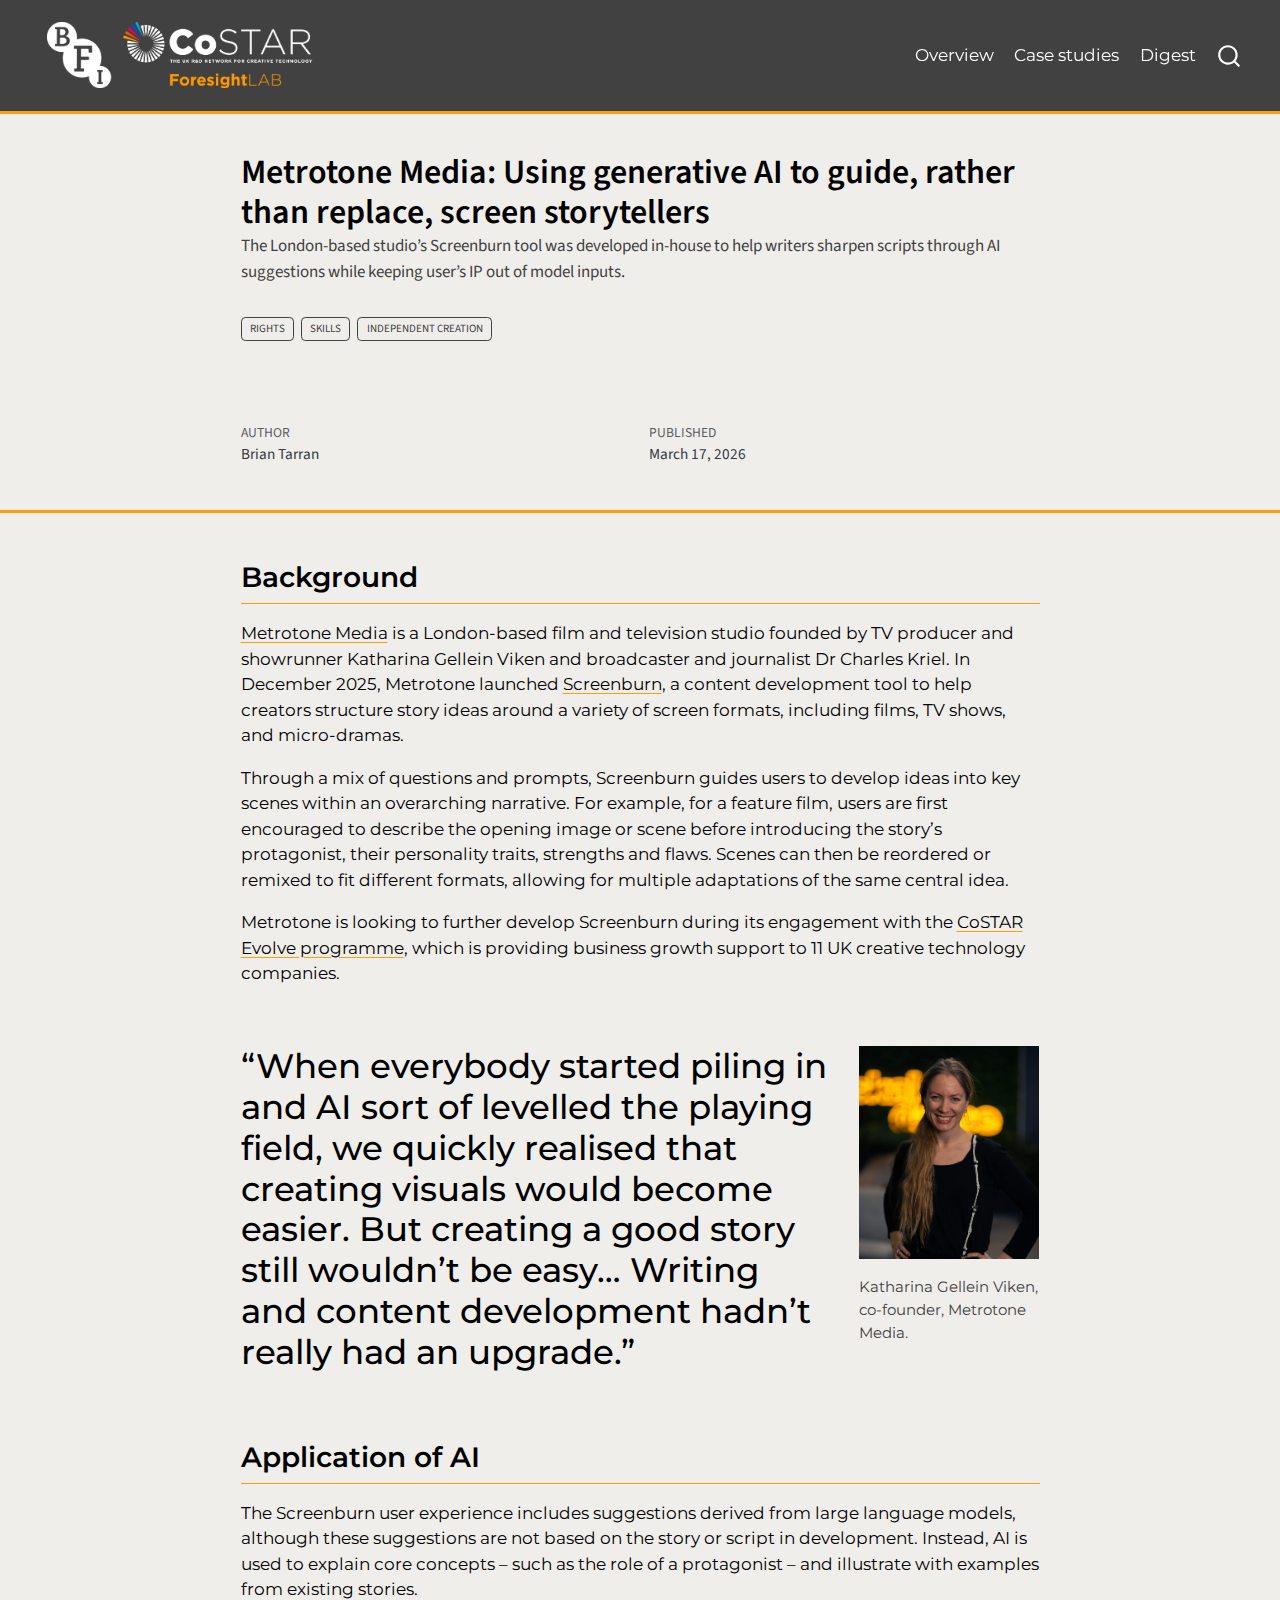
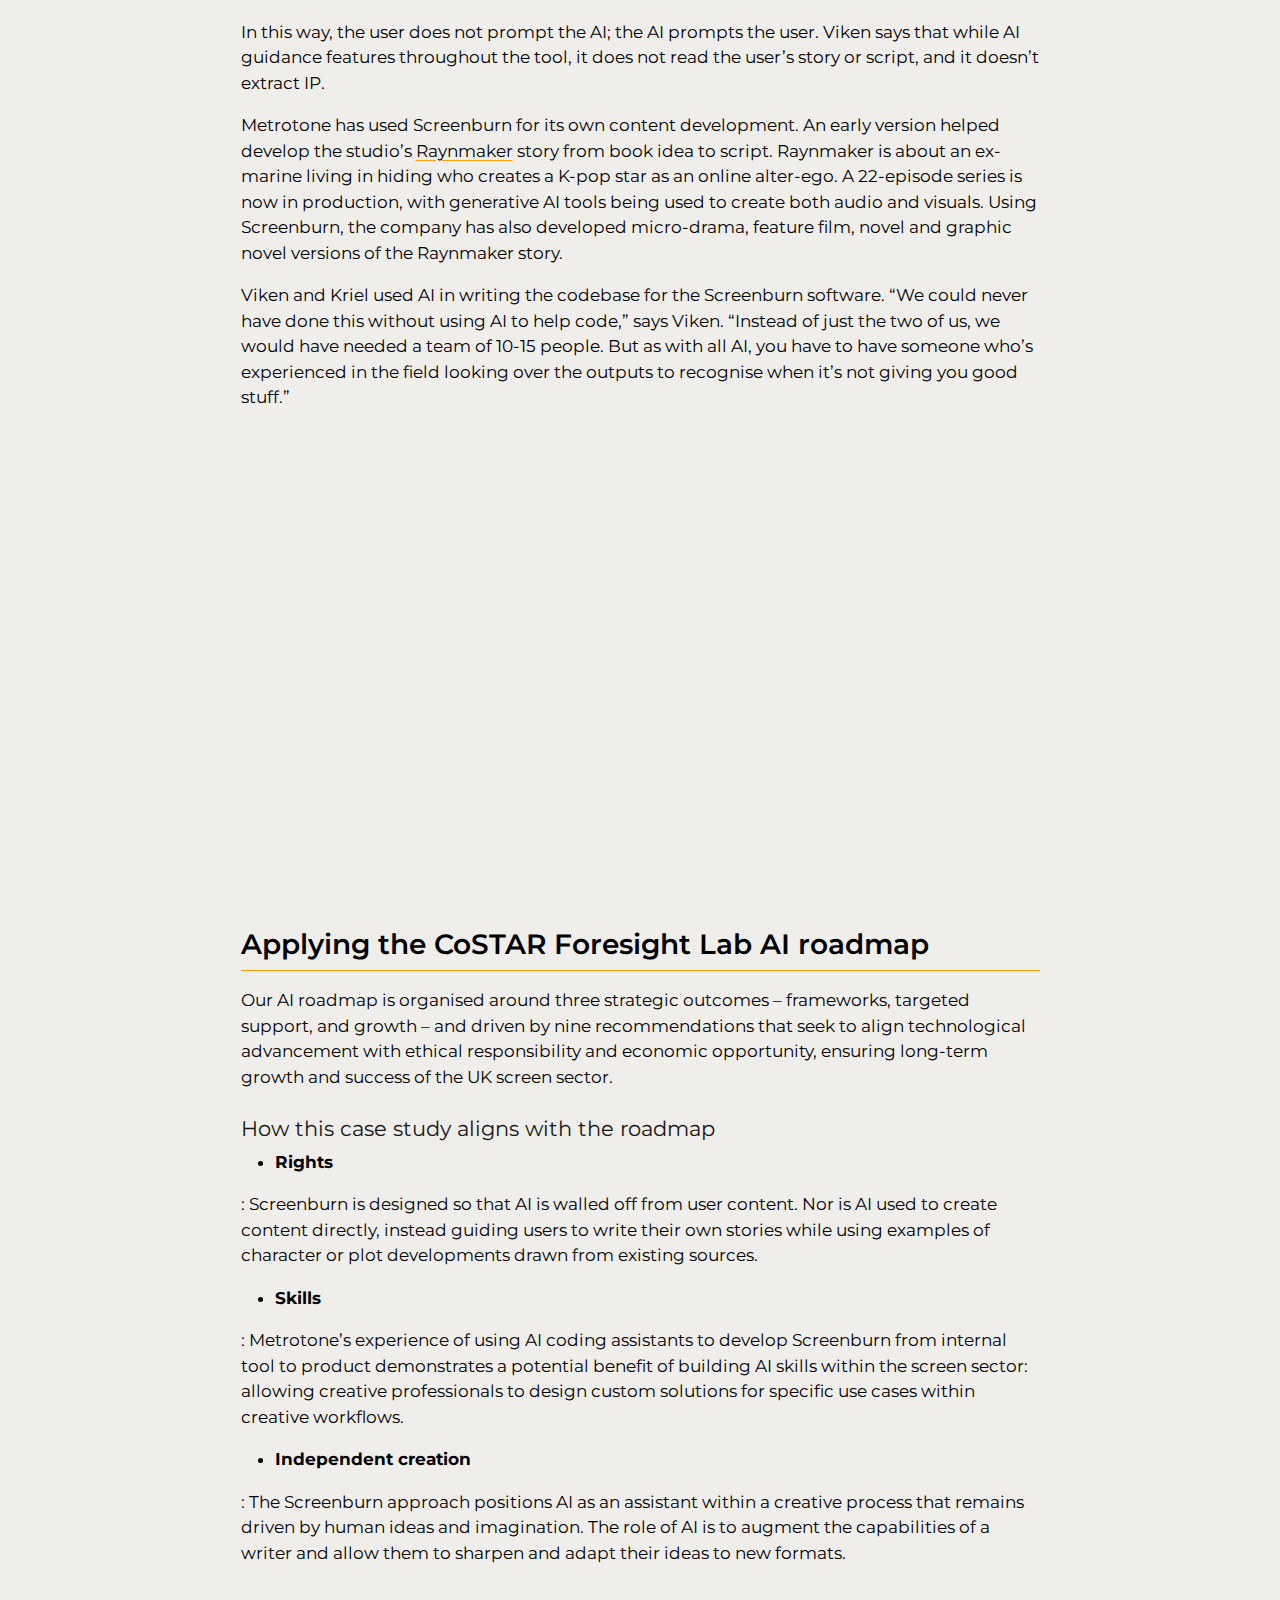
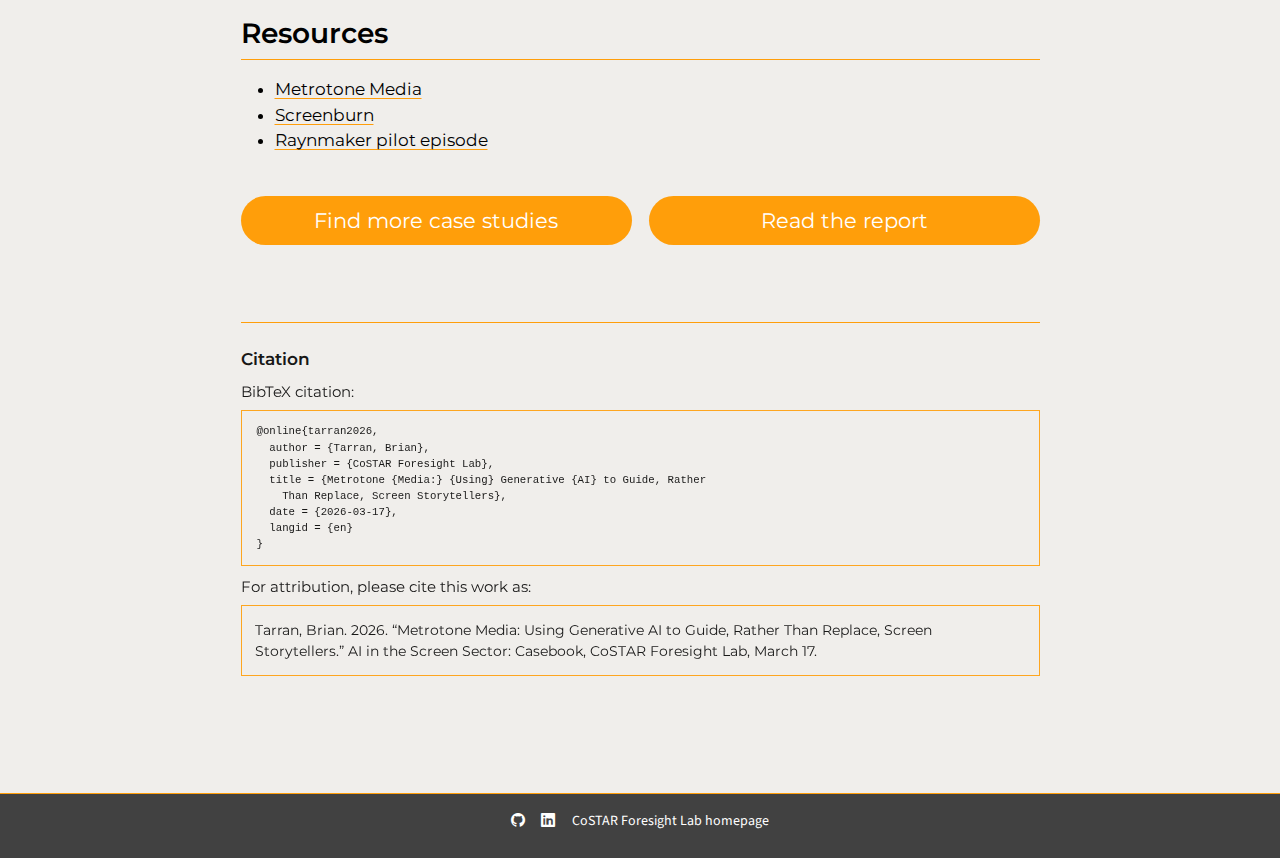
<file: case-studies/posts/metrotone/index.html>
<!DOCTYPE html>
<html xmlns="http://www.w3.org/1999/xhtml" lang="en" xml:lang="en"><head>

<meta charset="utf-8">
<meta name="generator" content="quarto-1.9.36">

<meta name="viewport" content="width=device-width, initial-scale=1.0, user-scalable=yes">

<meta name="author" content="Brian Tarran">
<meta name="dcterms.date" content="2026-03-17">
<meta name="description" content="The London-based studio’s Screenburn tool was developed in-house to help writers sharpen scripts through AI suggestions while keeping user’s IP out of model inputs.">

<title>Metrotone Media: Using generative AI to guide, rather than replace, screen storytellers – AI in the Screen Sector: Casebook</title>
<style>
/* Default styles provided by pandoc.
** See https://pandoc.org/MANUAL.html#variables-for-html for config info.
*/
code{white-space: pre-wrap;}
span.smallcaps{font-variant: small-caps;}
div.columns{display: flex; gap: min(4vw, 1.5em);}
div.column{flex: auto; overflow-x: auto;}
div.hanging-indent{margin-left: 1.5em; text-indent: -1.5em;}
ul.task-list{list-style: none;}
ul.task-list li input[type="checkbox"] {
  width: 0.8em;
  margin: 0 0.8em 0.2em -1em; /* quarto-specific, see https://github.com/quarto-dev/quarto-cli/issues/4556 */ 
  vertical-align: middle;
}
</style>


<script src="../../../site_libs/quarto-nav/quarto-nav.js"></script>
<script src="../../../site_libs/quarto-nav/headroom.min.js"></script>
<script src="../../../site_libs/clipboard/clipboard.min.js"></script>
<script src="../../../site_libs/quarto-search/autocomplete.umd.js"></script>
<script src="../../../site_libs/quarto-search/fuse.min.js"></script>
<script src="../../../site_libs/quarto-search/quarto-search.js"></script>
<meta name="quarto:offset" content="../../../">
<script src="../../../site_libs/quarto-html/quarto.js" type="module"></script>
<script src="../../../site_libs/quarto-html/tabsets/tabsets.js" type="module"></script>
<script src="../../../site_libs/quarto-html/popper.min.js"></script>
<script src="../../../site_libs/quarto-html/tippy.umd.min.js"></script>
<script src="../../../site_libs/quarto-html/anchor.min.js"></script>
<link href="../../../site_libs/quarto-html/tippy.css" rel="stylesheet">
<link href="../../../site_libs/quarto-html/quarto-syntax-highlighting-845c23b38eaddc0f92fda52bfe77a8c8.css" rel="stylesheet" id="quarto-text-highlighting-styles">
<script src="../../../site_libs/bootstrap/bootstrap.min.js"></script>
<link href="../../../site_libs/bootstrap/bootstrap-icons.css" rel="stylesheet">
<link href="../../../site_libs/bootstrap/bootstrap-e9da6227bf37eca424d79c4b5985a326.min.css" rel="stylesheet" append-hash="true" id="quarto-bootstrap" data-mode="light">
<script id="quarto-search-options" type="application/json">{
  "location": "navbar",
  "copy-button": false,
  "collapse-after": 3,
  "panel-placement": "end",
  "type": "overlay",
  "limit": 50,
  "keyboard-shortcut": [
    "f",
    "/",
    "s"
  ],
  "show-item-context": false,
  "language": {
    "search-no-results-text": "No results",
    "search-matching-documents-text": "matching documents",
    "search-copy-link-title": "Copy link to search",
    "search-hide-matches-text": "Hide additional matches",
    "search-more-match-text": "more match in this document",
    "search-more-matches-text": "more matches in this document",
    "search-clear-button-title": "Clear",
    "search-text-placeholder": "",
    "search-detached-cancel-button-title": "Cancel",
    "search-submit-button-title": "Submit",
    "search-label": "Search"
  }
}</script>


<link rel="stylesheet" href="../../../styles.css">
</head>

<body class="nav-fixed fullcontent quarto-light">

<div id="quarto-search-results"></div>
  <header id="quarto-header" class="headroom fixed-top quarto-banner">
    <nav class="navbar navbar-expand-lg " data-bs-theme="dark">
      <div class="navbar-container container-fluid">
      <div class="navbar-brand-container mx-auto">
    <a href="../../../index.html" class="navbar-brand navbar-brand-logo">
    <img src="../../../images/header-logos.png" alt="" class="navbar-logo light-content">
    <img src="../../../images/header-logos.png" alt="" class="navbar-logo dark-content">
    </a>
  </div>
            <div id="quarto-search" class="" title="Search"></div>
          <button class="navbar-toggler" type="button" data-bs-toggle="collapse" data-bs-target="#navbarCollapse" aria-controls="navbarCollapse" role="menu" aria-expanded="false" aria-label="Toggle navigation" onclick="if (window.quartoToggleHeadroom) { window.quartoToggleHeadroom(); }">
  <span class="navbar-toggler-icon"></span>
</button>
          <div class="collapse navbar-collapse" id="navbarCollapse">
            <ul class="navbar-nav navbar-nav-scroll ms-auto">
  <li class="nav-item">
    <a class="nav-link" href="../../../index.html"> 
<span class="menu-text">Overview</span></a>
  </li>  
  <li class="nav-item">
    <a class="nav-link" href="../../../case-studies/index.html"> 
<span class="menu-text">Case studies</span></a>
  </li>  
  <li class="nav-item">
    <a class="nav-link" href="https://www.costarnetwork.co.uk/resources/ai-in-the-screen-sector-quarterly-digest-october-to-december-2025"> 
<span class="menu-text">Digest</span></a>
  </li>  
</ul>
          </div> <!-- /navcollapse -->
            <div class="quarto-navbar-tools">
</div>
      </div> <!-- /container-fluid -->
    </nav>
</header>
<!-- content -->
<header id="title-block-header" class="quarto-title-block default page-columns page-full">
  <div class="quarto-title-banner page-columns page-full">
    <div class="quarto-title column-body">
      <h1 class="title">Metrotone Media: Using generative AI to guide, rather than replace, screen storytellers</h1>
                  <div>
        <div class="description">
          The London-based studio’s Screenburn tool was developed in-house to help writers sharpen scripts through AI suggestions while keeping user’s IP out of model inputs.
        </div>
      </div>
                          <div class="quarto-categories">
                <div class="quarto-category">Rights</div>
                <div class="quarto-category">Skills</div>
                <div class="quarto-category">Independent creation</div>
              </div>
                  </div>
  </div>
    
  
  <div class="quarto-title-meta">

      <div>
      <div class="quarto-title-meta-heading">Author</div>
      <div class="quarto-title-meta-contents">
               <p>Brian Tarran </p>
            </div>
    </div>
      
      <div>
      <div class="quarto-title-meta-heading">Published</div>
      <div class="quarto-title-meta-contents">
        <p class="date">March 17, 2026</p>
      </div>
    </div>
    
      
    </div>
    
  
  </header><div id="quarto-content" class="quarto-container page-columns page-rows-contents page-layout-article page-navbar">
<!-- sidebar -->
<!-- margin-sidebar -->
    
<!-- main -->
<main class="content quarto-banner-title-block page-columns page-full" id="quarto-document-content">





<section id="background" class="level2 page-columns page-full">
<h2 class="anchored" data-anchor-id="background">Background</h2>
<p><a href="https://metrotonemedia.com/">Metrotone Media</a> is a London-based film and television studio founded by TV producer and showrunner Katharina Gellein Viken and broadcaster and journalist Dr Charles Kriel. In December 2025, Metrotone launched <a href="https://screenburn.app/">Screenburn</a>, a content development tool to help creators structure story ideas around a variety of screen formats, including films, TV shows, and micro-dramas.</p>
<p>Through a mix of questions and prompts, Screenburn guides users to develop ideas into key scenes within an overarching narrative. For example, for a feature film, users are first encouraged to describe the opening image or scene before introducing the story’s protagonist, their personality traits, strengths and flaws. Scenes can then be reordered or remixed to fit different formats, allowing for multiple adaptations of the same central idea.</p>
<p>Metrotone is looking to further develop Screenburn during its engagement with the <a href="https://www.costarnetwork.co.uk/calls/evolve/costar-evolve-companies">CoSTAR Evolve programme</a>, which is providing business growth support to 11 UK creative technology companies.</p>
<div class="column-body">
<div class="pullquote-container">
<div class="grid gap-6 pb-3 pt-4">
<div class="g-col-12 g-col-sm-9">
<div class="pullquote">
<p>“When everybody started piling in and AI sort of levelled the playing field, we quickly realised that creating visuals would become easier. But creating a good story still wouldn’t be easy… Writing and content development hadn’t really had an upgrade.”</p>
</div>
</div>
<div class="g-col-12 g-col-sm-3">
<p><img src="images/katharina_viken.jpg" class="img-fluid" alt="Photo of Katharina Gellein Viken, co-founder, Metrotone Media."></p>
<div class="figure-caption">
<p>Katharina Gellein Viken, co-founder, Metrotone Media.</p>
</div>
</div>
</div>
</div>
</div>
</section>
<section id="application-of-ai" class="level2">
<h2 class="anchored" data-anchor-id="application-of-ai">Application of AI</h2>
<p>The Screenburn user experience includes suggestions derived from large language models, although these suggestions are not based on the story or script in development. Instead, AI is used to explain core concepts – such as the role of a protagonist – and illustrate with examples from existing stories.</p>
<p>In this way, the user does not prompt the AI; the AI prompts the user. Viken says that while AI guidance features throughout the tool, it does not read the user’s story or script, and it doesn’t extract IP.</p>
<p>Metrotone has used Screenburn for its own content development. An early version helped develop the studio’s <a href="https://youtu.be/aJqdk67LYFA?si=iYVAAngENqlXi0Lv">Raynmaker</a> story from book idea to script. Raynmaker is about an ex-marine living in hiding who creates a K-pop star as an online alter-ego. A 22-episode series is now in production, with generative AI tools being used to create both audio and visuals. Using Screenburn, the company has also developed&nbsp;micro-drama, feature film, novel and graphic novel versions of the Raynmaker story.</p>
<p>Viken and Kriel used AI in writing the codebase for the Screenburn software. “We could never have done this without using AI to help code,” says Viken. “Instead of just the two of us, we would have needed a team of 10-15 people. But as with all AI, you have to have someone who’s experienced in the field looking over the outputs to recognise when it’s not giving you good stuff.”</p>
<div class="quarto-video ratio ratio-16x9"><iframe data-external="1" src="https://www.youtube.com/embed/aJqdk67LYFA?si=PqqmJKHVWLPC2tym" title="" frameborder="0" allow="accelerometer; autoplay; clipboard-write; encrypted-media; gyroscope; picture-in-picture" allowfullscreen=""></iframe></div>
</section>
<section id="applying-the-costar-foresight-lab-ai-roadmap" class="level2">
<h2 class="anchored" data-anchor-id="applying-the-costar-foresight-lab-ai-roadmap">Applying the CoSTAR Foresight Lab AI roadmap</h2>
<p>Our AI roadmap is organised around three strategic outcomes – frameworks, targeted support, and growth – and driven by nine recommendations that seek to align technological advancement with ethical responsibility and economic opportunity, ensuring long-term growth and success of the UK screen sector.</p>
<section id="how-this-case-study-aligns-with-the-roadmap" class="level4">
<h4 class="anchored" data-anchor-id="how-this-case-study-aligns-with-the-roadmap">How this case study aligns with the roadmap</h4>
<ul>
<li><strong>Rights</strong><br>
</li>
</ul>
<p>: Screenburn is designed so that AI is walled off from user content. Nor is AI used to create content directly, instead guiding users to write their own stories while using examples of character or plot developments drawn from existing sources.</p>
<ul>
<li><strong>Skills</strong><br>
</li>
</ul>
<p>: Metrotone’s experience of using AI coding assistants to develop Screenburn from internal tool to product demonstrates a potential benefit of building AI skills within the screen sector: allowing creative professionals to design custom solutions for specific use cases within creative workflows.</p>
<ul>
<li><strong>Independent creation</strong><br>
</li>
</ul>
<p>: The Screenburn approach positions AI as an assistant within a creative process that remains driven by human ideas and imagination. The role of AI is to augment the capabilities of a writer and allow them to sharpen and adapt their ideas to new formats.</p>
</section>
</section>
<section id="resources" class="level2">
<h2 class="anchored" data-anchor-id="resources">Resources</h2>
<ul>
<li><a href="https://metrotonemedia.com/">Metrotone Media</a></li>
<li><a href="https://screenburn.app/">Screenburn</a></li>
<li><a href="https://youtu.be/aJqdk67LYFA?si=iYVAAngENqlXi0Lv">Raynmaker pilot episode</a></li>
</ul>
<div class="grid gap-3 pb-3 pt-4">
<div class="g-col-12 g-col-sm-6">
<p><a href="../../../case-studies/index.html" class="btn-action btn btn-lg w-100" role="button">Find more case studies</a></p>
</div>
<div class="g-col-12 g-col-sm-6 mb-2">
<p><a href="https://a.storyblok.com/f/313404/x/ac4c0235f7/ai-in-the-screen-sector.pdf" class="btn-action btn btn-lg w-100" role="button">Read the report</a></p>
</div>
</div>


</section>

<div id="quarto-appendix" class="default"><section class="quarto-appendix-contents" id="quarto-citation"><h2 class="anchored quarto-appendix-heading">Citation</h2><div><div class="quarto-appendix-secondary-label">BibTeX citation:</div><pre class="sourceCode code-with-copy quarto-appendix-bibtex"><code class="sourceCode bibtex">@online{tarran2026,
  author = {Tarran, Brian},
  publisher = {CoSTAR Foresight Lab},
  title = {Metrotone {Media:} {Using} Generative {AI} to Guide, Rather
    Than Replace, Screen Storytellers},
  date = {2026-03-17},
  langid = {en}
}
</code><button title="Copy to Clipboard" class="code-copy-button"><i class="bi"></i></button></pre><div class="quarto-appendix-secondary-label">For attribution, please cite this work as:</div><div id="ref-tarran2026" class="csl-entry quarto-appendix-citeas" role="listitem">
Tarran, Brian. 2026. <span>“Metrotone Media: Using Generative AI to
Guide, Rather Than Replace, Screen Storytellers.”</span> AI in the
Screen Sector: Casebook, CoSTAR Foresight Lab, March 17.
</div></div></section></div></main> <!-- /main -->
<script id="quarto-html-after-body" type="application/javascript">
  window.document.addEventListener("DOMContentLoaded", function (event) {
    const icon = "";
    const anchorJS = new window.AnchorJS();
    anchorJS.options = {
      placement: 'right',
      icon: icon
    };
    anchorJS.add('.anchored');
    const isCodeAnnotation = (el) => {
      for (const clz of el.classList) {
        if (clz.startsWith('code-annotation-')) {                     
          return true;
        }
      }
      return false;
    }
    const onCopySuccess = function(e) {
      // button target
      const button = e.trigger;
      // don't keep focus
      button.blur();
      // flash "checked"
      button.classList.add('code-copy-button-checked');
      var currentTitle = button.getAttribute("title");
      button.setAttribute("title", "Copied!");
      let tooltip;
      if (window.bootstrap) {
        button.setAttribute("data-bs-toggle", "tooltip");
        button.setAttribute("data-bs-placement", "left");
        button.setAttribute("data-bs-title", "Copied!");
        tooltip = new bootstrap.Tooltip(button, 
          { trigger: "manual", 
            customClass: "code-copy-button-tooltip",
            offset: [0, -8]});
        tooltip.show();    
      }
      setTimeout(function() {
        if (tooltip) {
          tooltip.hide();
          button.removeAttribute("data-bs-title");
          button.removeAttribute("data-bs-toggle");
          button.removeAttribute("data-bs-placement");
        }
        button.setAttribute("title", currentTitle);
        button.classList.remove('code-copy-button-checked');
      }, 1000);
      // clear code selection
      e.clearSelection();
    }
    const getTextToCopy = function(trigger) {
      const outerScaffold = trigger.parentElement.cloneNode(true);
      const codeEl = outerScaffold.querySelector('code');
      for (const childEl of codeEl.children) {
        if (isCodeAnnotation(childEl)) {
          childEl.remove();
        }
      }
      return codeEl.innerText;
    }
    const clipboard = new window.ClipboardJS('.code-copy-button:not([data-in-quarto-modal])', {
      text: getTextToCopy
    });
    clipboard.on('success', onCopySuccess);
    if (window.document.getElementById('quarto-embedded-source-code-modal')) {
      const clipboardModal = new window.ClipboardJS('.code-copy-button[data-in-quarto-modal]', {
        text: getTextToCopy,
        container: window.document.getElementById('quarto-embedded-source-code-modal')
      });
      clipboardModal.on('success', onCopySuccess);
    }
      var localhostRegex = new RegExp(/^(?:http|https):\/\/localhost\:?[0-9]*\//);
      var mailtoRegex = new RegExp(/^mailto:/);
        var filterRegex = new RegExp('/' + window.location.host + '/');
      var isInternal = (href) => {
          return filterRegex.test(href) || localhostRegex.test(href) || mailtoRegex.test(href);
      }
      // Inspect non-navigation links and adorn them if external
     var links = window.document.querySelectorAll('a[href]:not(.nav-link):not(.navbar-brand):not(.toc-action):not(.sidebar-link):not(.sidebar-item-toggle):not(.pagination-link):not(.no-external):not([aria-hidden]):not(.dropdown-item):not(.quarto-navigation-tool):not(.about-link)');
      for (var i=0; i<links.length; i++) {
        const link = links[i];
        if (!isInternal(link.href)) {
          // undo the damage that might have been done by quarto-nav.js in the case of
          // links that we want to consider external
          if (link.dataset.originalHref !== undefined) {
            link.href = link.dataset.originalHref;
          }
        }
      }
    function tippyHover(el, contentFn, onTriggerFn, onUntriggerFn) {
      const config = {
        allowHTML: true,
        maxWidth: 500,
        delay: 100,
        arrow: false,
        appendTo: function(el) {
            return el.parentElement;
        },
        interactive: true,
        interactiveBorder: 10,
        theme: 'quarto',
        placement: 'bottom-start',
      };
      if (contentFn) {
        config.content = contentFn;
      }
      if (onTriggerFn) {
        config.onTrigger = onTriggerFn;
      }
      if (onUntriggerFn) {
        config.onUntrigger = onUntriggerFn;
      }
      window.tippy(el, config); 
    }
    const noterefs = window.document.querySelectorAll('a[role="doc-noteref"]');
    for (var i=0; i<noterefs.length; i++) {
      const ref = noterefs[i];
      tippyHover(ref, function() {
        // use id or data attribute instead here
        let href = ref.getAttribute('data-footnote-href') || ref.getAttribute('href');
        try { href = new URL(href).hash; } catch {}
        const id = href.replace(/^#\/?/, "");
        const note = window.document.getElementById(id);
        if (note) {
          return note.innerHTML;
        } else {
          return "";
        }
      });
    }
    const xrefs = window.document.querySelectorAll('a.quarto-xref');
    const processXRef = (id, note) => {
      // Strip column container classes
      const stripColumnClz = (el) => {
        el.classList.remove("page-full", "page-columns");
        if (el.children) {
          for (const child of el.children) {
            stripColumnClz(child);
          }
        }
      }
      stripColumnClz(note)
      if (id === null || id.startsWith('sec-')) {
        // Special case sections, only their first couple elements
        const container = document.createElement("div");
        if (note.children && note.children.length > 2) {
          container.appendChild(note.children[0].cloneNode(true));
          for (let i = 1; i < note.children.length; i++) {
            const child = note.children[i];
            if (child.tagName === "P" && child.innerText === "") {
              continue;
            } else {
              container.appendChild(child.cloneNode(true));
              break;
            }
          }
          if (window.Quarto?.typesetMath) {
            window.Quarto.typesetMath(container);
          }
          return container.innerHTML
        } else {
          if (window.Quarto?.typesetMath) {
            window.Quarto.typesetMath(note);
          }
          return note.innerHTML;
        }
      } else {
        // Remove any anchor links if they are present
        const anchorLink = note.querySelector('a.anchorjs-link');
        if (anchorLink) {
          anchorLink.remove();
        }
        if (window.Quarto?.typesetMath) {
          window.Quarto.typesetMath(note);
        }
        if (note.classList.contains("callout")) {
          return note.outerHTML;
        } else {
          return note.innerHTML;
        }
      }
    }
    for (var i=0; i<xrefs.length; i++) {
      const xref = xrefs[i];
      tippyHover(xref, undefined, function(instance) {
        instance.disable();
        let url = xref.getAttribute('href');
        let hash = undefined; 
        if (url.startsWith('#')) {
          hash = url;
        } else {
          try { hash = new URL(url).hash; } catch {}
        }
        if (hash) {
          const id = hash.replace(/^#\/?/, "");
          const note = window.document.getElementById(id);
          if (note !== null) {
            try {
              const html = processXRef(id, note.cloneNode(true));
              instance.setContent(html);
            } finally {
              instance.enable();
              instance.show();
            }
          } else {
            // See if we can fetch this
            fetch(url.split('#')[0])
            .then(res => res.text())
            .then(html => {
              const parser = new DOMParser();
              const htmlDoc = parser.parseFromString(html, "text/html");
              const note = htmlDoc.getElementById(id);
              if (note !== null) {
                const html = processXRef(id, note);
                instance.setContent(html);
              } 
            }).finally(() => {
              instance.enable();
              instance.show();
            });
          }
        } else {
          // See if we can fetch a full url (with no hash to target)
          // This is a special case and we should probably do some content thinning / targeting
          fetch(url)
          .then(res => res.text())
          .then(html => {
            const parser = new DOMParser();
            const htmlDoc = parser.parseFromString(html, "text/html");
            const note = htmlDoc.querySelector('main.content');
            if (note !== null) {
              // This should only happen for chapter cross references
              // (since there is no id in the URL)
              // remove the first header
              if (note.children.length > 0 && note.children[0].tagName === "HEADER") {
                note.children[0].remove();
              }
              const html = processXRef(null, note);
              instance.setContent(html);
            } 
          }).finally(() => {
            instance.enable();
            instance.show();
          });
        }
      }, function(instance) {
      });
    }
        let selectedAnnoteEl;
        const selectorForAnnotation = ( cell, annotation) => {
          let cellAttr = 'data-code-cell="' + cell + '"';
          let lineAttr = 'data-code-annotation="' +  annotation + '"';
          const selector = 'span[' + cellAttr + '][' + lineAttr + ']';
          return selector;
        }
        const selectCodeLines = (annoteEl) => {
          const doc = window.document;
          const targetCell = annoteEl.getAttribute("data-target-cell");
          const targetAnnotation = annoteEl.getAttribute("data-target-annotation");
          const annoteSpan = window.document.querySelector(selectorForAnnotation(targetCell, targetAnnotation));
          const lines = annoteSpan.getAttribute("data-code-lines").split(",");
          const lineIds = lines.map((line) => {
            return targetCell + "-" + line;
          })
          let top = null;
          let height = null;
          let parent = null;
          if (lineIds.length > 0) {
              //compute the position of the single el (top and bottom and make a div)
              const el = window.document.getElementById(lineIds[0]);
              top = el.offsetTop;
              height = el.offsetHeight;
              parent = el.parentElement.parentElement;
            if (lineIds.length > 1) {
              const lastEl = window.document.getElementById(lineIds[lineIds.length - 1]);
              const bottom = lastEl.offsetTop + lastEl.offsetHeight;
              height = bottom - top;
            }
            if (top !== null && height !== null && parent !== null) {
              // cook up a div (if necessary) and position it 
              let div = window.document.getElementById("code-annotation-line-highlight");
              if (div === null) {
                div = window.document.createElement("div");
                div.setAttribute("id", "code-annotation-line-highlight");
                div.style.position = 'absolute';
                parent.appendChild(div);
              }
              div.style.top = top - 2 + "px";
              div.style.height = height + 4 + "px";
              div.style.left = 0;
              let gutterDiv = window.document.getElementById("code-annotation-line-highlight-gutter");
              if (gutterDiv === null) {
                gutterDiv = window.document.createElement("div");
                gutterDiv.setAttribute("id", "code-annotation-line-highlight-gutter");
                gutterDiv.style.position = 'absolute';
                const codeCell = window.document.getElementById(targetCell);
                const gutter = codeCell.querySelector('.code-annotation-gutter');
                gutter.appendChild(gutterDiv);
              }
              gutterDiv.style.top = top - 2 + "px";
              gutterDiv.style.height = height + 4 + "px";
            }
            selectedAnnoteEl = annoteEl;
          }
        };
        const unselectCodeLines = () => {
          const elementsIds = ["code-annotation-line-highlight", "code-annotation-line-highlight-gutter"];
          elementsIds.forEach((elId) => {
            const div = window.document.getElementById(elId);
            if (div) {
              div.remove();
            }
          });
          selectedAnnoteEl = undefined;
        };
          // Handle positioning of the toggle
      window.addEventListener(
        "resize",
        throttle(() => {
          elRect = undefined;
          if (selectedAnnoteEl) {
            selectCodeLines(selectedAnnoteEl);
          }
        }, 10)
      );
      function throttle(fn, ms) {
      let throttle = false;
      let timer;
        return (...args) => {
          if(!throttle) { // first call gets through
              fn.apply(this, args);
              throttle = true;
          } else { // all the others get throttled
              if(timer) clearTimeout(timer); // cancel #2
              timer = setTimeout(() => {
                fn.apply(this, args);
                timer = throttle = false;
              }, ms);
          }
        };
      }
        // Attach click handler to the DT
        const annoteDls = window.document.querySelectorAll('dt[data-target-cell]');
        for (const annoteDlNode of annoteDls) {
          annoteDlNode.addEventListener('click', (event) => {
            const clickedEl = event.target;
            if (clickedEl !== selectedAnnoteEl) {
              unselectCodeLines();
              const activeEl = window.document.querySelector('dt[data-target-cell].code-annotation-active');
              if (activeEl) {
                activeEl.classList.remove('code-annotation-active');
              }
              selectCodeLines(clickedEl);
              clickedEl.classList.add('code-annotation-active');
            } else {
              // Unselect the line
              unselectCodeLines();
              clickedEl.classList.remove('code-annotation-active');
            }
          });
        }
    const findCites = (el) => {
      const parentEl = el.parentElement;
      if (parentEl) {
        const cites = parentEl.dataset.cites;
        if (cites) {
          return {
            el,
            cites: cites.split(' ')
          };
        } else {
          return findCites(el.parentElement)
        }
      } else {
        return undefined;
      }
    };
    var bibliorefs = window.document.querySelectorAll('a[role="doc-biblioref"]');
    for (var i=0; i<bibliorefs.length; i++) {
      const ref = bibliorefs[i];
      const citeInfo = findCites(ref);
      if (citeInfo) {
        tippyHover(citeInfo.el, function() {
          var popup = window.document.createElement('div');
          citeInfo.cites.forEach(function(cite) {
            var citeDiv = window.document.createElement('div');
            citeDiv.classList.add('hanging-indent');
            citeDiv.classList.add('csl-entry');
            var biblioDiv = window.document.getElementById('ref-' + cite);
            if (biblioDiv) {
              citeDiv.innerHTML = biblioDiv.innerHTML;
            }
            popup.appendChild(citeDiv);
          });
          return popup.innerHTML;
        });
      }
    }
  });
  </script>
</div> <!-- /content -->
<footer class="footer">
  <div class="nav-footer">
    <div class="nav-footer-left">
      &nbsp;
    </div>   
    <div class="nav-footer-center">
      <ul class="footer-items list-unstyled">
    <li class="nav-item compact">
    <a class="nav-link" href="https://github.com/brtarran/ai-case-studies">
      <i class="bi bi-github" role="img" aria-label="GitHub">
</i> 
    </a>
  </li>  
    <li class="nav-item compact">
    <a class="nav-link" href="https://www.linkedin.com/showcase/costar-foresight-lab">
      <i class="bi bi-linkedin" role="img" aria-label="LinkedIn">
</i> 
    </a>
  </li>  
    <li class="nav-item">
    <a class="nav-link" href="https://www.costarnetwork.co.uk/labs/foresightlab">
<p>CoSTAR Foresight Lab homepage</p>
</a>
  </li>  
</ul>
    </div>
    <div class="nav-footer-right">
      &nbsp;
    </div>
  </div>
</footer>




</body></html>
</file>
<file: site_libs/quarto-html/tippy.css>
.tippy-box[data-animation=fade][data-state=hidden]{opacity:0}[data-tippy-root]{max-width:calc(100vw - 10px)}.tippy-box{position:relative;background-color:#333;color:#fff;border-radius:4px;font-size:14px;line-height:1.4;white-space:normal;outline:0;transition-property:transform,visibility,opacity}.tippy-box[data-placement^=top]>.tippy-arrow{bottom:0}.tippy-box[data-placement^=top]>.tippy-arrow:before{bottom:-7px;left:0;border-width:8px 8px 0;border-top-color:initial;transform-origin:center top}.tippy-box[data-placement^=bottom]>.tippy-arrow{top:0}.tippy-box[data-placement^=bottom]>.tippy-arrow:before{top:-7px;left:0;border-width:0 8px 8px;border-bottom-color:initial;transform-origin:center bottom}.tippy-box[data-placement^=left]>.tippy-arrow{right:0}.tippy-box[data-placement^=left]>.tippy-arrow:before{border-width:8px 0 8px 8px;border-left-color:initial;right:-7px;transform-origin:center left}.tippy-box[data-placement^=right]>.tippy-arrow{left:0}.tippy-box[data-placement^=right]>.tippy-arrow:before{left:-7px;border-width:8px 8px 8px 0;border-right-color:initial;transform-origin:center right}.tippy-box[data-inertia][data-state=visible]{transition-timing-function:cubic-bezier(.54,1.5,.38,1.11)}.tippy-arrow{width:16px;height:16px;color:#333}.tippy-arrow:before{content:"";position:absolute;border-color:transparent;border-style:solid}.tippy-content{position:relative;padding:5px 9px;z-index:1}
</file>
<file: site_libs/quarto-html/quarto-syntax-highlighting-845c23b38eaddc0f92fda52bfe77a8c8.css>
/* quarto syntax highlight colors */
:root {
  --quarto-hl-ot-color: #003B4F;
  --quarto-hl-at-color: #657422;
  --quarto-hl-ss-color: #20794D;
  --quarto-hl-an-color: #5E5E5E;
  --quarto-hl-fu-color: #4758AB;
  --quarto-hl-st-color: #20794D;
  --quarto-hl-cf-color: #003B4F;
  --quarto-hl-op-color: #5E5E5E;
  --quarto-hl-er-color: #AD0000;
  --quarto-hl-bn-color: #AD0000;
  --quarto-hl-al-color: #AD0000;
  --quarto-hl-va-color: #111111;
  --quarto-hl-bu-color: inherit;
  --quarto-hl-ex-color: inherit;
  --quarto-hl-pp-color: #AD0000;
  --quarto-hl-in-color: #5E5E5E;
  --quarto-hl-vs-color: #20794D;
  --quarto-hl-wa-color: #5E5E5E;
  --quarto-hl-do-color: #5E5E5E;
  --quarto-hl-im-color: #00769E;
  --quarto-hl-ch-color: #20794D;
  --quarto-hl-dt-color: #AD0000;
  --quarto-hl-fl-color: #AD0000;
  --quarto-hl-co-color: #5E5E5E;
  --quarto-hl-cv-color: #5E5E5E;
  --quarto-hl-cn-color: #8f5902;
  --quarto-hl-sc-color: #5E5E5E;
  --quarto-hl-dv-color: #AD0000;
  --quarto-hl-kw-color: #003B4F;
}

/* other quarto variables */
:root {
  --quarto-font-monospace: SFMono-Regular, Menlo, Monaco, Consolas, "Liberation Mono", "Courier New", monospace;
}

/* syntax highlight based on Pandoc's rules */
pre > code.sourceCode > span {
  color: #003B4F;
}

code.sourceCode > span {
  color: #003B4F;
}

div.sourceCode,
div.sourceCode pre.sourceCode {
  color: #003B4F;
}

/* Normal */
code span {
  color: #003B4F;
}

/* Alert */
code span.al {
  color: #AD0000;
  font-style: inherit;
}

/* Annotation */
code span.an {
  color: #5E5E5E;
  font-style: inherit;
}

/* Attribute */
code span.at {
  color: #657422;
  font-style: inherit;
}

/* BaseN */
code span.bn {
  color: #AD0000;
  font-style: inherit;
}

/* BuiltIn */
code span.bu {
  font-style: inherit;
}

/* ControlFlow */
code span.cf {
  color: #003B4F;
  font-weight: bold;
  font-style: inherit;
}

/* Char */
code span.ch {
  color: #20794D;
  font-style: inherit;
}

/* Constant */
code span.cn {
  color: #8f5902;
  font-style: inherit;
}

/* Comment */
code span.co {
  color: #5E5E5E;
  font-style: inherit;
}

/* CommentVar */
code span.cv {
  color: #5E5E5E;
  font-style: italic;
}

/* Documentation */
code span.do {
  color: #5E5E5E;
  font-style: italic;
}

/* DataType */
code span.dt {
  color: #AD0000;
  font-style: inherit;
}

/* DecVal */
code span.dv {
  color: #AD0000;
  font-style: inherit;
}

/* Error */
code span.er {
  color: #AD0000;
  font-style: inherit;
}

/* Extension */
code span.ex {
  font-style: inherit;
}

/* Float */
code span.fl {
  color: #AD0000;
  font-style: inherit;
}

/* Function */
code span.fu {
  color: #4758AB;
  font-style: inherit;
}

/* Import */
code span.im {
  color: #00769E;
  font-style: inherit;
}

/* Information */
code span.in {
  color: #5E5E5E;
  font-style: inherit;
}

/* Keyword */
code span.kw {
  color: #003B4F;
  font-weight: bold;
  font-style: inherit;
}

/* Operator */
code span.op {
  color: #5E5E5E;
  font-style: inherit;
}

/* Other */
code span.ot {
  color: #003B4F;
  font-style: inherit;
}

/* Preprocessor */
code span.pp {
  color: #AD0000;
  font-style: inherit;
}

/* SpecialChar */
code span.sc {
  color: #5E5E5E;
  font-style: inherit;
}

/* SpecialString */
code span.ss {
  color: #20794D;
  font-style: inherit;
}

/* String */
code span.st {
  color: #20794D;
  font-style: inherit;
}

/* Variable */
code span.va {
  color: #111111;
  font-style: inherit;
}

/* VerbatimString */
code span.vs {
  color: #20794D;
  font-style: inherit;
}

/* Warning */
code span.wa {
  color: #5E5E5E;
  font-style: italic;
}

.prevent-inlining {
  content: "</";
}

/*# sourceMappingURL=ac89f0bb514bba72461919f78549e31c.css.map */
</file>
<file: styles.css>
/*-- navbar styling --*/

.navbar {
  padding-top: 0;
  padding-bottom: 0;
  font-family: 'Montserrat';  
  font-size: 1em;
  background-color: #414141;
}

.navbar-logo {
  max-height: 100px;
  width: auto;
  align-items: baseline;
  padding: 1rem;
}

.navbar-title {
  color: white;
  font-weight: 500;
}

.navbar-nav .nav-link {
  color: white;
  font-weight: 400;
}

.navbar-nav .nav-link:hover {
  color: #ff9e0a;
  font-weight: 400;
}

.navbar-nav .show>.nav-link, .navbar-nav .active>.nav-link, .navbar-nav .nav-link.active {
  color: #ff9e0a;
}

.navbar #quarto-search.type-overlay .aa-Autocomplete svg.aa-SubmitIcon {
    color: white;
}

#quarto-header {
  border-bottom: 3px solid #ff9e0a;
}

/*-- hamburger menu --*/
.navbar-toggler {
  color: #ff9e0a;
}

[data-bs-theme=dark] .navbar-toggler-icon {
  --bs-navbar-toggler-icon-bg: url("data:image/svg+xml,%3csvg xmlns='http://www.w3.org/2000/svg' viewBox='0 0 30 30'%3e%3cpath stroke='%23ffffff' stroke-linecap='round' stroke-miterlimit='10' stroke-width='2' d='M4 7h22M4 15h22M4 23h22'/%3e%3c/svg%3e");
}

/*-- banner styling --*/
.banner {
  display: flex;
  justify-content: flex-start;
}

.content-block {
  display: flex;
  flex-direction: row;
  align-items: flex-start;
  width: 80%;
  margin: 0 auto;
}

@media (max-width: 770px) { 
.content-block {
  width: auto;
  }
}

.intro-text {
  color: white;
}

.report-text {
  color: #414141;
}

.banner img {
  height: auto;
  max-height: 458px;
  width: auto;
  object-fit: contain;
}

.banner h1 {
    margin-top: 1rem;
}

.report-text h1{
    margin-top: 0rem;
}


/*-- buttons --*/
.btn-action {
  color: white;
  background-color: #ff9e0a;
  min-width: 165px;
  border-radius: 30px;
  border: none;
  font-weight: 400;
}

.btn-action:hover {
  background-color: white;
  color: #414141;
}

/*-- background styles --*/

.dark-background {
  background-color: #414141;
}

.light-background {
  background-color: #f0eeeb;
}


/*-- tab styling --*/
.tab-banner {
  display: flex;
  justify-content: flex-start;
}

.tab-banner .nav-pills .nav-link.active, .nav-pills .show>.nav-link {
  border: none;
  border-bottom: 2px solid #ff9e0a;
  color: #ff9e0a;
  background-color: transparent;
}

.tab-banner .nav-link {
  color: white;
  background-color: transparent;
}

.tab-banner .nav-pills button {
  width: 80%;
}

@media (max-width: 770px) { 
  .tab-banner .nav-pills button {
    width: auto;
  }
}

@media (max-width: 575.98px) {
  .stack-xs {
    flex-direction: column !important;
  }
  .tab-banner .nav-link {
  padding-left: 0;
}
}

.tab-content {
  border: none;
  padding: 0;
}

/*-- pullquotes --*/
.pullquote-container {
  padding-top: 1em;
  padding-bottom: 1em;
}

.pullquote-grid {
  padding-bottom: 1.8em;
}

.pullquote p {
  font-weight: 500;
  font-size: calc(1.345rem + 0.85vw);
  color: black;
  margin-top: 0;
  margin-bottom: 0;
  line-height: 1.2;
}

@media (min-width: 1200px) {
.pullquote p {
    font-size: 2rem;
}
}

.pullquote img {
  margin: 0;
}

/*-- quarto titles --*/
.quarto-title-banner {
    margin-bottom: 1em;
    color: #414141;
    background: #f0eeeb;
}

#title-block-header {
    margin-block-end: 1rem;
    position: relative;
    margin-top: -1px;
    margin-bottom: 1.8em;
    border-bottom: 3px solid #ff9e0a;
    background-color: #f0eeeb;
}

.quarto-title-meta {
  margin-bottom: 2.5em;
}

#title-block-header.quarto-title-block.default .quarto-title-meta-heading {
  margin-top: 1em;
  opacity: 0.8;}

#title-block-header.quarto-title-block.default .quarto-title-meta-contents {
  opacity: 1;
}

.quarto-title-banner h1, .quarto-title-banner .h1,
.quarto-title-banner p, .quarto-title-banner .p {
  color: black
}

.quarto-title .quarto-categories .quarto-category {
    opacity: 1;
}

.quarto-title .quarto-categories {
  display: flex;
  column-gap: 0.4em;
  padding-bottom: 0.5em;
  margin-top: 1.9em;
}

body.nav-fixed {
  padding-top: auto;
  background-color: #f0eeeb;
}

#quarto-content {
  background-color: #f0eeeb;
}

#quarto-content>* {
  padding-top: 0;
}

/*-- main content --*/


h2, .h2 {
    border-bottom: 1px solid #ff9e0a;
    padding-bottom: .5rem;
}

.figure-caption {
  color: #414141;
}

blockquote {
    border-left: 1px solid #ff9e0a;
}

blockquote p {
    color: #414141;
}

p > a {
  color: #000000;
  text-decoration-color: #ff9e0a;
}

li a {
  color: #000000;
  text-decoration-color: #ff9e0a;
}

dd a {
  color: #000000;
  text-decoration-color: #ff9e0a;
}

#quarto-appendix.default {
    background-color: #f0eeeb;
    border-top: 1px solid #ff9e0a;
}

#quarto-appendix.default .quarto-appendix-bibtex {
    border: solid 1px #ff9e0a;
}

#quarto-appendix.default .quarto-appendix-citeas {
    border: solid 1px #ff9e0a;
}

/*-- listings --*/

div.quarto-post a {
    color: black;
}

div.quarto-post .listing-categories .listing-category {
    color: #414141;
    border: solid 1px #414141;
    opacity: 1;
}

div.quarto-post .metadata {
    font-family: 'Montserrat';  
}


/*-- Footer --*/

body:not(.floating) .nav-footer {
  border-top: 1px solid #ff9e0a;
}

.nav-footer {
  padding-top: 0.8em;
}

.nav-footer a {
  color: white;
}

.nav-footer a:hover {
  color: #ff9e0a;
}
</file>
<file: site_libs/quarto-html/quarto-syntax-highlighting.css>
/* quarto syntax highlight colors */
:root {
  --quarto-hl-ot-color: #003B4F;
  --quarto-hl-at-color: #657422;
  --quarto-hl-ss-color: #20794D;
  --quarto-hl-an-color: #5E5E5E;
  --quarto-hl-fu-color: #4758AB;
  --quarto-hl-st-color: #20794D;
  --quarto-hl-cf-color: #003B4F;
  --quarto-hl-op-color: #5E5E5E;
  --quarto-hl-er-color: #AD0000;
  --quarto-hl-bn-color: #AD0000;
  --quarto-hl-al-color: #AD0000;
  --quarto-hl-va-color: #111111;
  --quarto-hl-bu-color: inherit;
  --quarto-hl-ex-color: inherit;
  --quarto-hl-pp-color: #AD0000;
  --quarto-hl-in-color: #5E5E5E;
  --quarto-hl-vs-color: #20794D;
  --quarto-hl-wa-color: #5E5E5E;
  --quarto-hl-do-color: #5E5E5E;
  --quarto-hl-im-color: #00769E;
  --quarto-hl-ch-color: #20794D;
  --quarto-hl-dt-color: #AD0000;
  --quarto-hl-fl-color: #AD0000;
  --quarto-hl-co-color: #5E5E5E;
  --quarto-hl-cv-color: #5E5E5E;
  --quarto-hl-cn-color: #8f5902;
  --quarto-hl-sc-color: #5E5E5E;
  --quarto-hl-dv-color: #AD0000;
  --quarto-hl-kw-color: #003B4F;
}

/* other quarto variables */
:root {
  --quarto-font-monospace: SFMono-Regular, Menlo, Monaco, Consolas, "Liberation Mono", "Courier New", monospace;
}

pre > code.sourceCode > span {
  color: #003B4F;
}

code span {
  color: #003B4F;
}

code.sourceCode > span {
  color: #003B4F;
}

div.sourceCode,
div.sourceCode pre.sourceCode {
  color: #003B4F;
}

code span.ot {
  color: #003B4F;
  font-style: inherit;
}

code span.at {
  color: #657422;
  font-style: inherit;
}

code span.ss {
  color: #20794D;
  font-style: inherit;
}

code span.an {
  color: #5E5E5E;
  font-style: inherit;
}

code span.fu {
  color: #4758AB;
  font-style: inherit;
}

code span.st {
  color: #20794D;
  font-style: inherit;
}

code span.cf {
  color: #003B4F;
  font-style: inherit;
}

code span.op {
  color: #5E5E5E;
  font-style: inherit;
}

code span.er {
  color: #AD0000;
  font-style: inherit;
}

code span.bn {
  color: #AD0000;
  font-style: inherit;
}

code span.al {
  color: #AD0000;
  font-style: inherit;
}

code span.va {
  color: #111111;
  font-style: inherit;
}

code span.bu {
  font-style: inherit;
}

code span.ex {
  font-style: inherit;
}

code span.pp {
  color: #AD0000;
  font-style: inherit;
}

code span.in {
  color: #5E5E5E;
  font-style: inherit;
}

code span.vs {
  color: #20794D;
  font-style: inherit;
}

code span.wa {
  color: #5E5E5E;
  font-style: italic;
}

code span.do {
  color: #5E5E5E;
  font-style: italic;
}

code span.im {
  color: #00769E;
  font-style: inherit;
}

code span.ch {
  color: #20794D;
  font-style: inherit;
}

code span.dt {
  color: #AD0000;
  font-style: inherit;
}

code span.fl {
  color: #AD0000;
  font-style: inherit;
}

code span.co {
  color: #5E5E5E;
  font-style: inherit;
}

code span.cv {
  color: #5E5E5E;
  font-style: italic;
}

code span.cn {
  color: #8f5902;
  font-style: inherit;
}

code span.sc {
  color: #5E5E5E;
  font-style: inherit;
}

code span.dv {
  color: #AD0000;
  font-style: inherit;
}

code span.kw {
  color: #003B4F;
  font-style: inherit;
}

.prevent-inlining {
  content: "</";
}

/*# sourceMappingURL=debc5d5d77c3f9108843748ff7464032.css.map */
</file>
<file: site_libs/quarto-html/quarto-syntax-highlighting-ed96de9b727972fe78a7b5d16c58bf87.css>
/* quarto syntax highlight colors */
:root {
  --quarto-hl-ot-color: #003B4F;
  --quarto-hl-at-color: #657422;
  --quarto-hl-ss-color: #20794D;
  --quarto-hl-an-color: #5E5E5E;
  --quarto-hl-fu-color: #4758AB;
  --quarto-hl-st-color: #20794D;
  --quarto-hl-cf-color: #003B4F;
  --quarto-hl-op-color: #5E5E5E;
  --quarto-hl-er-color: #AD0000;
  --quarto-hl-bn-color: #AD0000;
  --quarto-hl-al-color: #AD0000;
  --quarto-hl-va-color: #111111;
  --quarto-hl-bu-color: inherit;
  --quarto-hl-ex-color: inherit;
  --quarto-hl-pp-color: #AD0000;
  --quarto-hl-in-color: #5E5E5E;
  --quarto-hl-vs-color: #20794D;
  --quarto-hl-wa-color: #5E5E5E;
  --quarto-hl-do-color: #5E5E5E;
  --quarto-hl-im-color: #00769E;
  --quarto-hl-ch-color: #20794D;
  --quarto-hl-dt-color: #AD0000;
  --quarto-hl-fl-color: #AD0000;
  --quarto-hl-co-color: #5E5E5E;
  --quarto-hl-cv-color: #5E5E5E;
  --quarto-hl-cn-color: #8f5902;
  --quarto-hl-sc-color: #5E5E5E;
  --quarto-hl-dv-color: #AD0000;
  --quarto-hl-kw-color: #003B4F;
}

/* other quarto variables */
:root {
  --quarto-font-monospace: SFMono-Regular, Menlo, Monaco, Consolas, "Liberation Mono", "Courier New", monospace;
}

/* syntax highlight based on Pandoc's rules */
pre > code.sourceCode > span {
  color: #003B4F;
}

code.sourceCode > span {
  color: #003B4F;
}

div.sourceCode,
div.sourceCode pre.sourceCode {
  color: #003B4F;
}

/* Normal */
code span {
  color: #003B4F;
}

/* Alert */
code span.al {
  color: #AD0000;
  font-style: inherit;
}

/* Annotation */
code span.an {
  color: #5E5E5E;
  font-style: inherit;
}

/* Attribute */
code span.at {
  color: #657422;
  font-style: inherit;
}

/* BaseN */
code span.bn {
  color: #AD0000;
  font-style: inherit;
}

/* BuiltIn */
code span.bu {
  font-style: inherit;
}

/* ControlFlow */
code span.cf {
  color: #003B4F;
  font-weight: bold;
  font-style: inherit;
}

/* Char */
code span.ch {
  color: #20794D;
  font-style: inherit;
}

/* Constant */
code span.cn {
  color: #8f5902;
  font-style: inherit;
}

/* Comment */
code span.co {
  color: #5E5E5E;
  font-style: inherit;
}

/* CommentVar */
code span.cv {
  color: #5E5E5E;
  font-style: italic;
}

/* Documentation */
code span.do {
  color: #5E5E5E;
  font-style: italic;
}

/* DataType */
code span.dt {
  color: #AD0000;
  font-style: inherit;
}

/* DecVal */
code span.dv {
  color: #AD0000;
  font-style: inherit;
}

/* Error */
code span.er {
  color: #AD0000;
  font-style: inherit;
}

/* Extension */
code span.ex {
  font-style: inherit;
}

/* Float */
code span.fl {
  color: #AD0000;
  font-style: inherit;
}

/* Function */
code span.fu {
  color: #4758AB;
  font-style: inherit;
}

/* Import */
code span.im {
  color: #00769E;
  font-style: inherit;
}

/* Information */
code span.in {
  color: #5E5E5E;
  font-style: inherit;
}

/* Keyword */
code span.kw {
  color: #003B4F;
  font-weight: bold;
  font-style: inherit;
}

/* Operator */
code span.op {
  color: #5E5E5E;
  font-style: inherit;
}

/* Other */
code span.ot {
  color: #003B4F;
  font-style: inherit;
}

/* Preprocessor */
code span.pp {
  color: #AD0000;
  font-style: inherit;
}

/* SpecialChar */
code span.sc {
  color: #5E5E5E;
  font-style: inherit;
}

/* SpecialString */
code span.ss {
  color: #20794D;
  font-style: inherit;
}

/* String */
code span.st {
  color: #20794D;
  font-style: inherit;
}

/* Variable */
code span.va {
  color: #111111;
  font-style: inherit;
}

/* VerbatimString */
code span.vs {
  color: #20794D;
  font-style: inherit;
}

/* Warning */
code span.wa {
  color: #5E5E5E;
  font-style: italic;
}

.prevent-inlining {
  content: "</";
}

/*# sourceMappingURL=0920dd6d7437995b8cdf7429764427b1.css.map */
</file>
